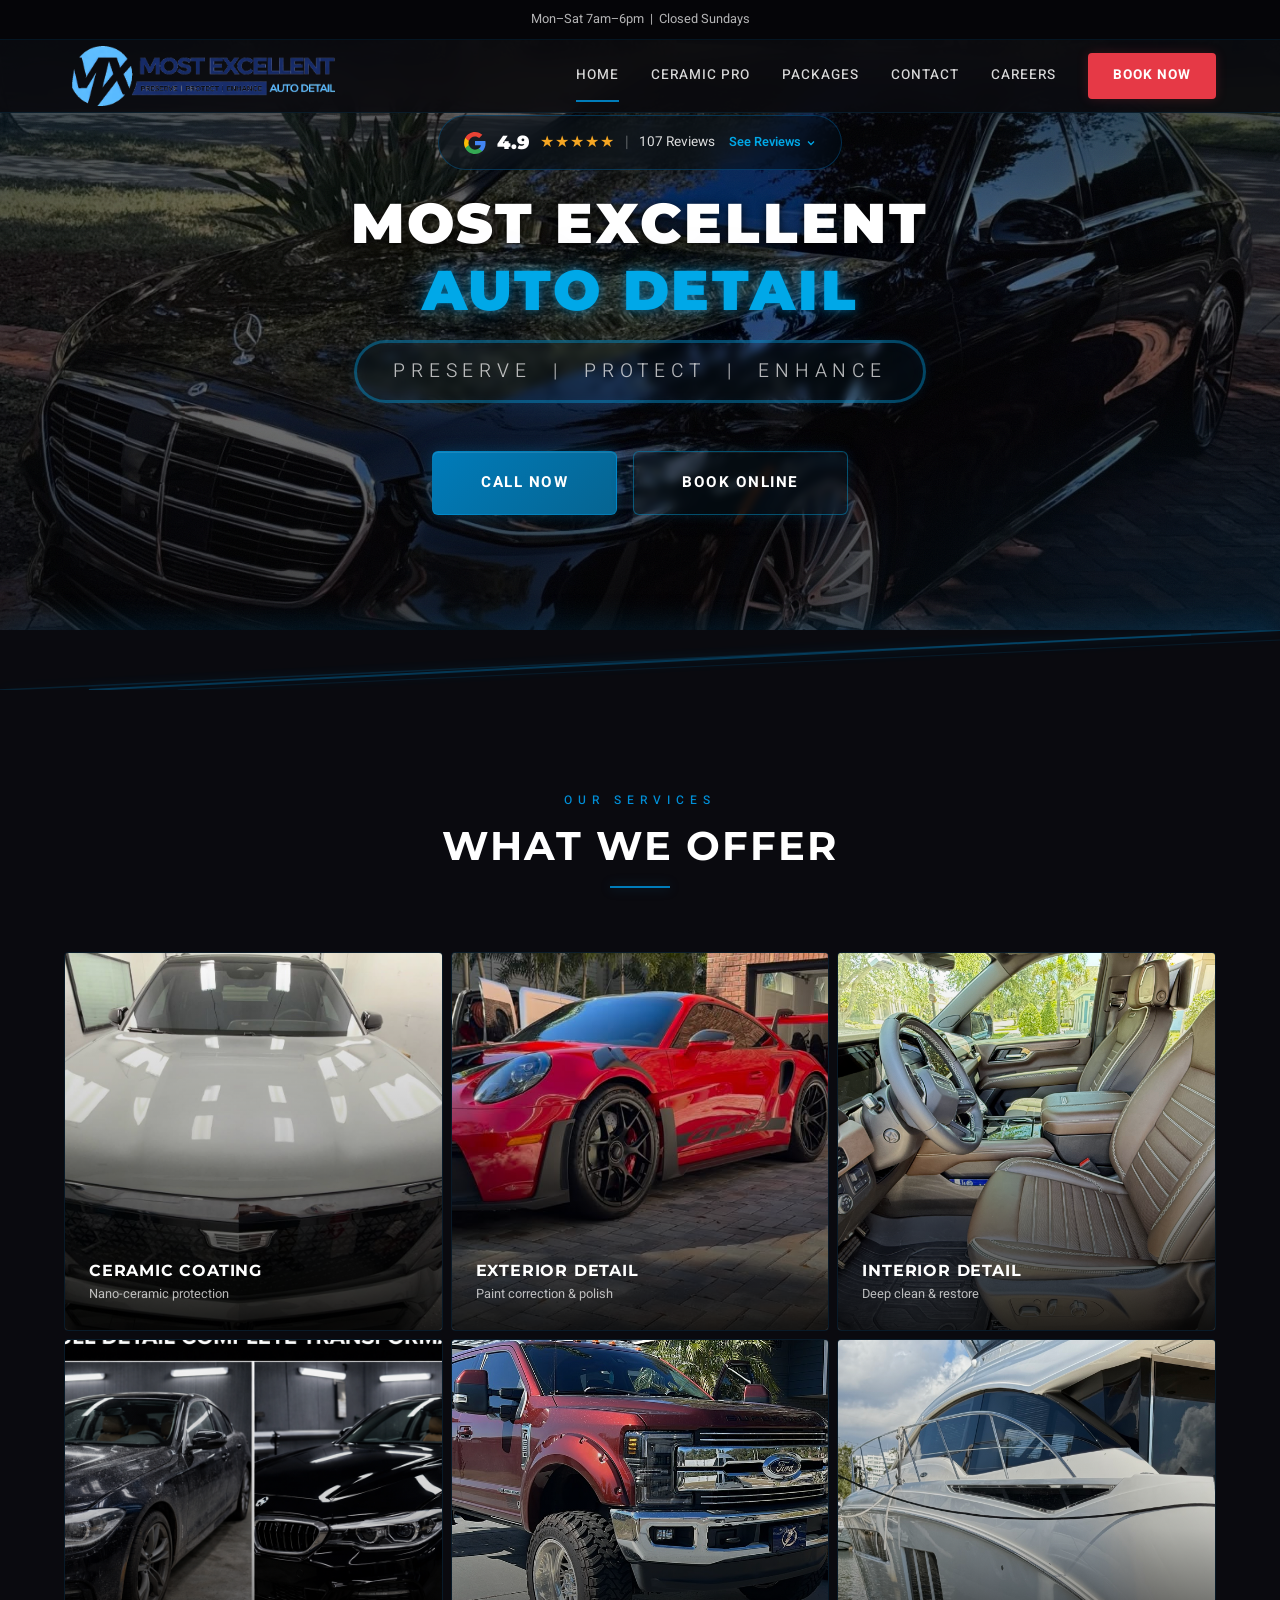
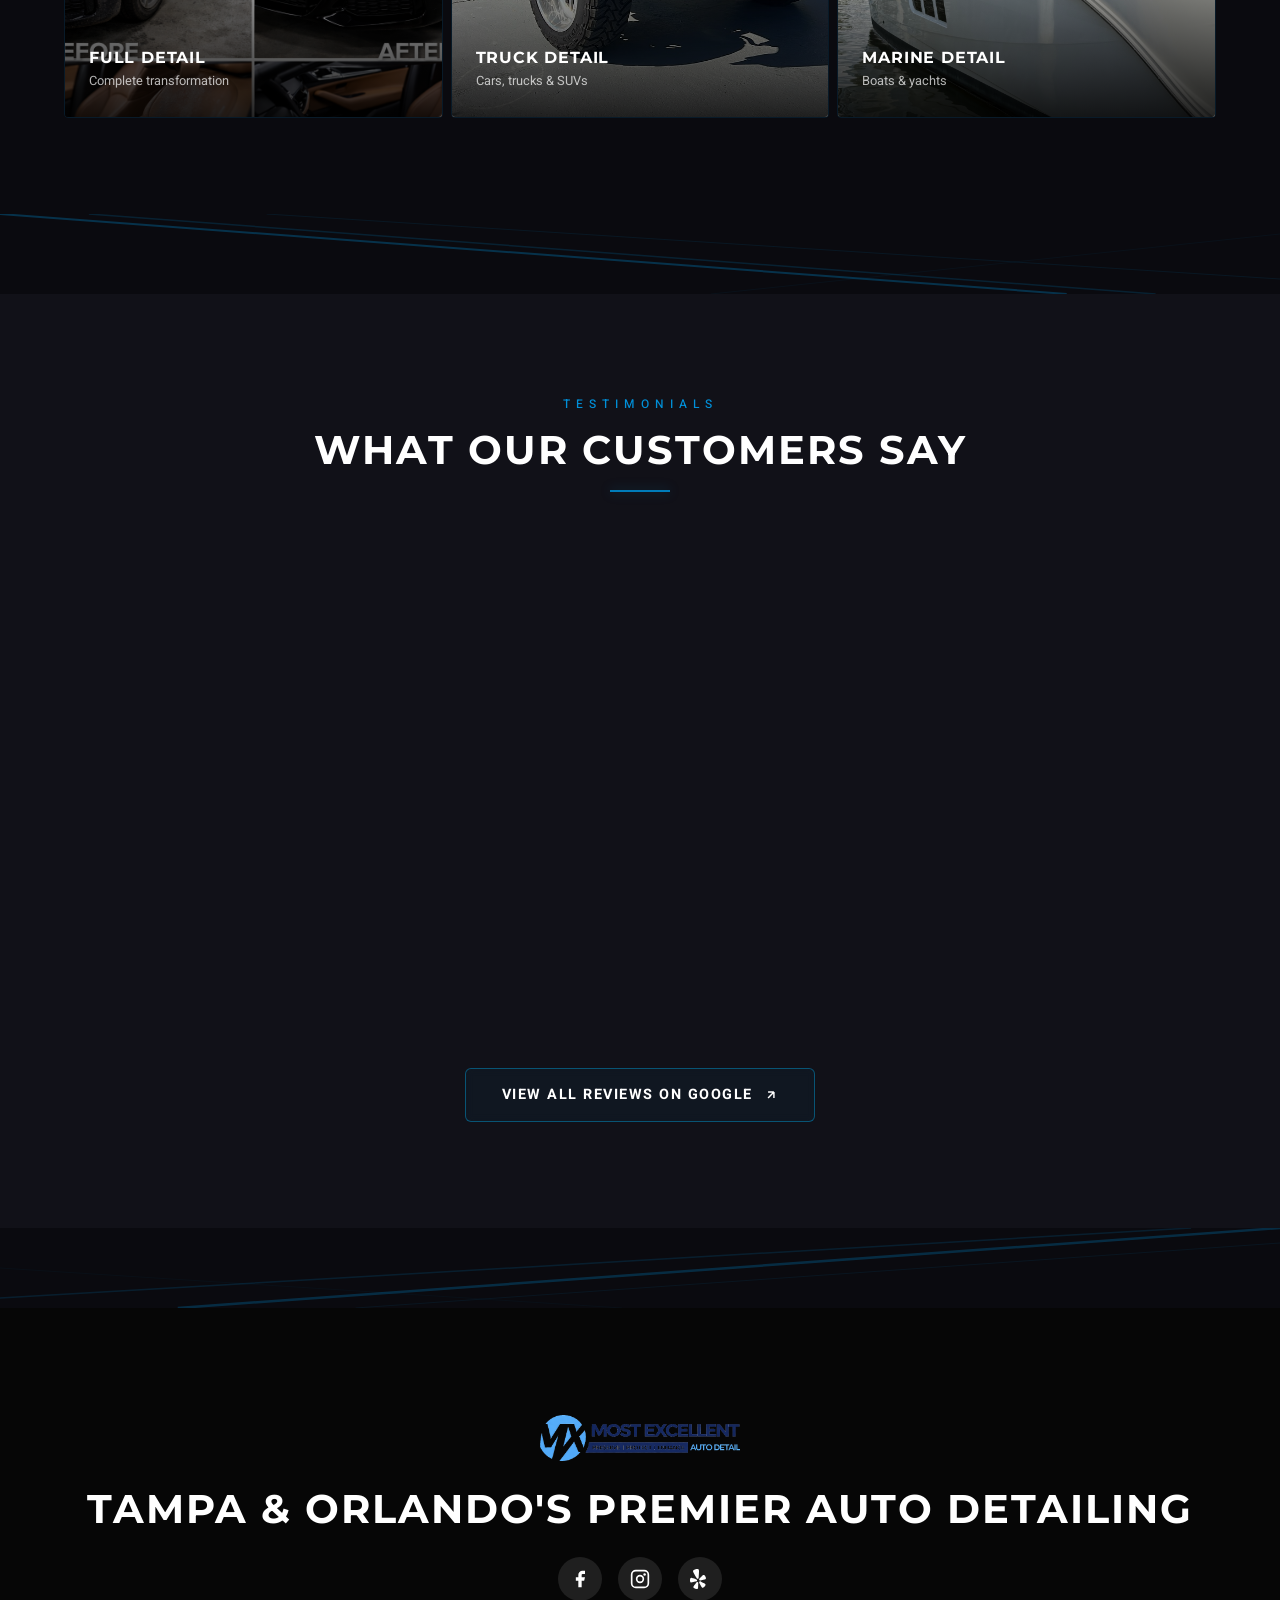
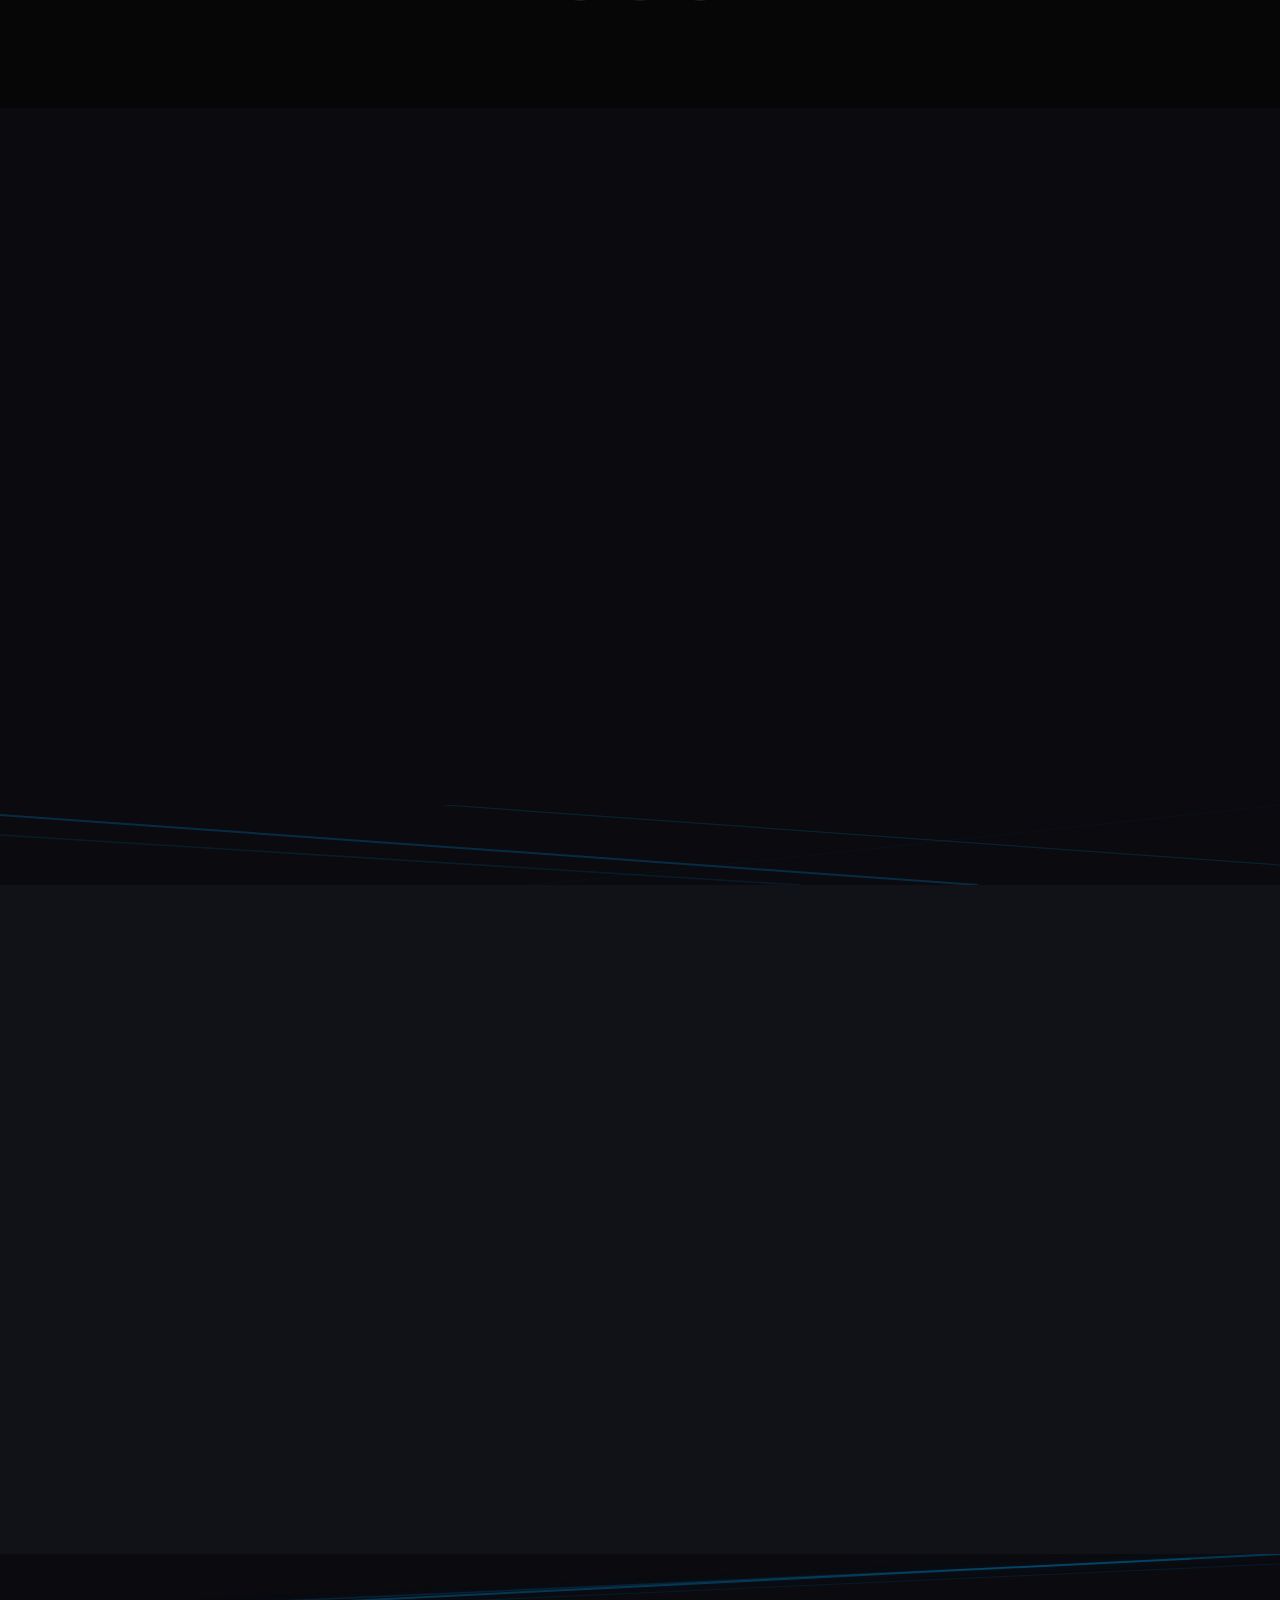
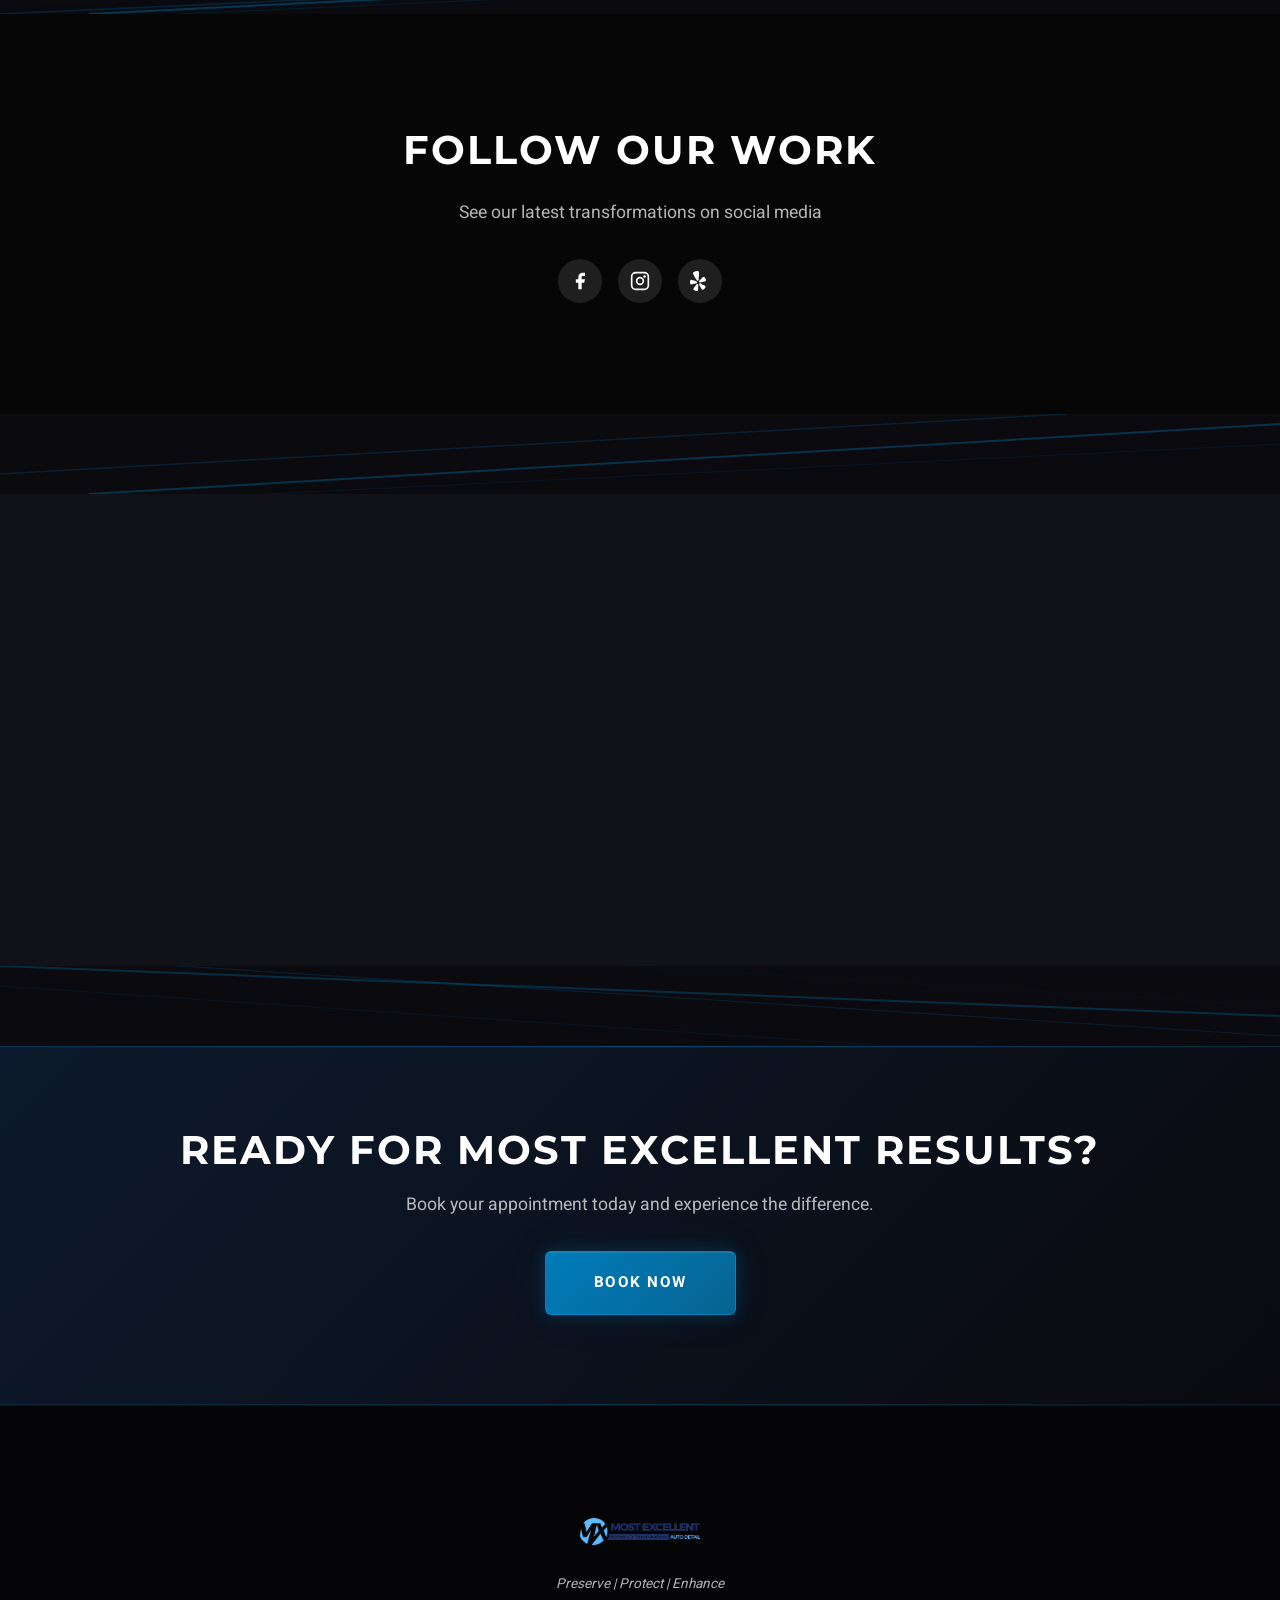
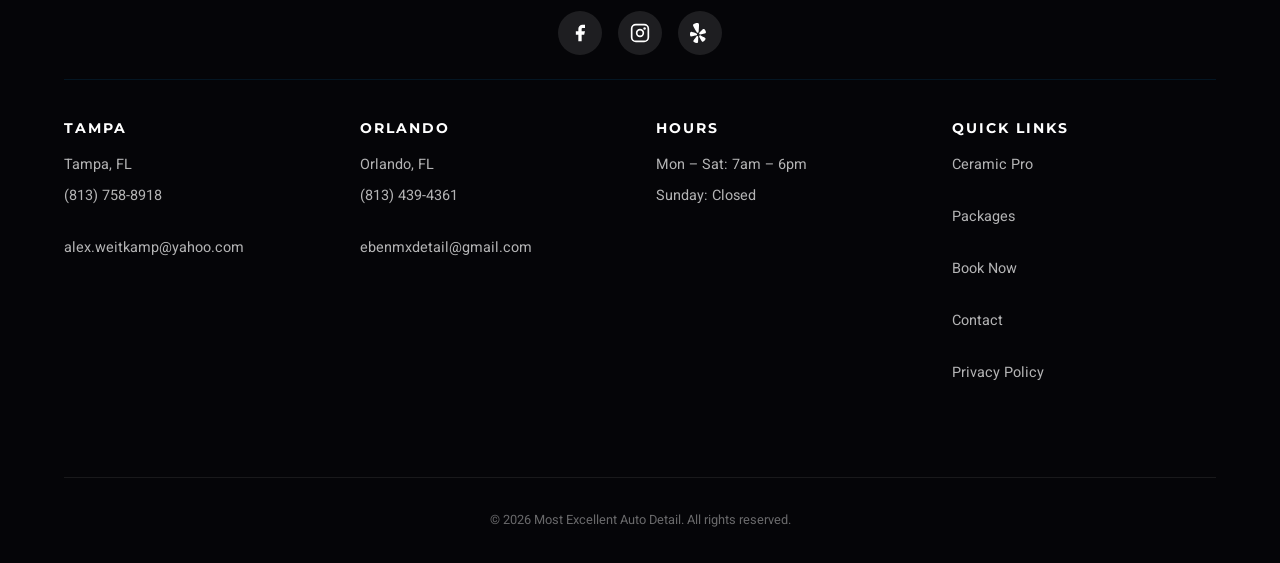
<file: index.html>
<!DOCTYPE html>
<html lang="en">
<head>
  <meta charset="UTF-8">
  <meta name="viewport" content="width=device-width, initial-scale=1.0">
  <title>Most Excellent Auto Detail · Tampa & Orlando's Premier Detailing</title>
  <meta name="description" content="Professional auto detailing, ceramic coating, and paint protection in Tampa & Orlando. Ceramic Pro certified. Book your detail today.">
  <link rel="canonical" href="https://mxdetail.com/">

  <!-- Open Graph -->
  <meta property="og:title" content="Most Excellent Auto Detail · Tampa & Orlando's Premier Detailing">
  <meta property="og:description" content="Professional auto detailing, ceramic coating, and paint protection in Tampa & Orlando. Ceramic Pro certified.">
  <meta property="og:image" content="https://mxdetail.com/assets/images/og-image.jpg">
  <meta property="og:url" content="https://mxdetail.com/">
  <meta property="og:type" content="website">
  <meta name="twitter:card" content="summary_large_image">

  <!-- Fonts -->
  <link rel="preconnect" href="https://fonts.googleapis.com">
  <link rel="preconnect" href="https://fonts.gstatic.com" crossorigin>
  <link href="https://fonts.googleapis.com/css2?family=Montserrat:wght@700;900&family=Heebo:wght@300;400;500;700&display=swap" rel="stylesheet">

  <!-- Styles -->
  <link rel="stylesheet" href="css/style.css">
  <link rel="stylesheet" href="css/dark-mode.css">

  <!-- Schema Markup -->
  <script type="application/ld+json">
  {
    "@context": "https://schema.org",
    "@type": "AutoRepair",
    "name": "Most Excellent Auto Detail",
    "alternateName": "MX Detail",
    "url": "https://mxdetail.com",
    "description": "Professional auto detailing, ceramic coating, and paint protection serving Tampa and Orlando, FL.",
    "telephone": ["+1-813-758-8918", "+1-813-439-4361"],
    "openingHoursSpecification": {
      "@type": "OpeningHoursSpecification",
      "dayOfWeek": ["Monday","Tuesday","Wednesday","Thursday","Friday","Saturday"],
      "opens": "07:00",
      "closes": "18:00"
    },
    "address": [
      {
        "@type": "PostalAddress",
        "addressLocality": "Tampa",
        "addressRegion": "FL",
        "addressCountry": "US"
      },
      {
        "@type": "PostalAddress",
        "addressLocality": "Orlando",
        "addressRegion": "FL",
        "addressCountry": "US"
      }
    ],
    "sameAs": [
      "https://facebook.com/mostexcellentdetail/",
      "https://instagram.com/officialmxdetail/",
      "https://yelp.com/biz/most-excellent-auto-detailing-orlando"
    ],
    "hasOfferCatalog": {
      "@type": "OfferCatalog",
      "name": "Auto Detailing Services",
      "itemListElement": [
        {"@type": "Offer", "itemOffered": {"@type": "Service", "name": "Ceramic Pro Coating"}},
        {"@type": "Offer", "itemOffered": {"@type": "Service", "name": "Exterior Detailing"}},
        {"@type": "Offer", "itemOffered": {"@type": "Service", "name": "Interior Detailing"}},
        {"@type": "Offer", "itemOffered": {"@type": "Service", "name": "Full Detail"}},
        {"@type": "Offer", "itemOffered": {"@type": "Service", "name": "Maintenance Detail"}},
        {"@type": "Offer", "itemOffered": {"@type": "Service", "name": "Mobile Detailing"}}
      ]
    }
  }
  </script>
</head>
<body>

  <!-- Skip Navigation -->
  <a href="#main-content" class="skip-link">Skip to main content</a>

  <!-- ═══ SECTION 1: Top Info Bar ═══ -->
  <div class="top-bar" role="complementary" aria-label="Business hours">
    <div class="container">
      <span class="top-bar-hours">Mon–Sat 7am–6pm &nbsp;|&nbsp; Closed Sundays</span>
    </div>
  </div>

  <!-- ═══ SECTION 2: Navbar ═══ -->
  <nav class="navbar" role="navigation" aria-label="Main navigation">
    <div class="container">
      <a href="index.html" class="nav-logo" aria-label="MX Detail Home">
        <!-- Replace with logo image when available -->
        <img src="assets/images/logo.png" alt="Most Excellent Auto Detail" class="nav-logo-img">
      </a>
      <div class="nav-links" id="navLinks">
        <a href="index.html" class="active">Home</a>
        <a href="ceramic-pro.html">Ceramic Pro</a>
        <a href="packages.html">Packages</a>
        <a href="contact.html">Contact</a>
        <a href="application.html">Careers</a>
        <a href="book-now.html" class="nav-cta">Book Now</a>
      </div>
      <button class="nav-toggle" id="navToggle" aria-label="Toggle navigation" aria-expanded="false" aria-controls="mobileMenu">
        <span></span>
        <span></span>
        <span></span>
      </button>
    </div>
  </nav>

  <!-- Mobile Menu Overlay -->
  <div class="mobile-menu-overlay" id="mobileMenu" role="dialog" aria-label="Mobile menu">
    <nav class="mobile-menu-nav">
      <a href="index.html">Home</a>
      <a href="ceramic-pro.html">Ceramic Pro</a>
      <a href="packages.html">Packages</a>
      <a href="contact.html">Contact</a>
      <a href="book-now.html">Book Now</a>
      <a href="application.html">Careers</a>
    </nav>
  </div>

  <main id="main-content">

    <!-- ═══ SECTION 3: Hero Slideshow ═══ -->
    <section class="hero" aria-label="Hero">
      <div class="hero-slideshow">
        <div class="hero-slide active" style="background-image: url('assets/images/hero-mercedes-mansion.jpg');"></div>
        <div class="hero-slide" style="background-image: url('assets/images/hero-white-corvette.jpg');"></div>
        <div class="hero-slide" style="background-image: url('assets/images/hero-red-corvette.jpg');"></div>
        <div class="hero-slide" style="background-image: url('assets/images/hero-blue-denali.jpg');"></div>
        <div class="hero-slide" style="background-image: url('assets/images/hero-corvette.jpg');"></div>
      </div>
      <div class="hero-overlay"></div>
      <div class="hero-content container">
        <!-- Google Rating Trust Badge — above heading for instant credibility -->
        <div class="hero-google-badge">
          <a href="#reviews" class="hero-google-badge-inner">
            <svg class="google-g" viewBox="0 0 24 24" width="24" height="24">
              <path d="M22.56 12.25c0-.78-.07-1.53-.2-2.25H12v4.26h5.92a5.06 5.06 0 01-2.2 3.32v2.77h3.57c2.08-1.92 3.28-4.74 3.28-8.1z" fill="#4285F4"/>
              <path d="M12 23c2.97 0 5.46-.98 7.28-2.66l-3.57-2.77c-.98.66-2.23 1.06-3.71 1.06-2.86 0-5.29-1.93-6.16-4.53H2.18v2.84C3.99 20.53 7.7 23 12 23z" fill="#34A853"/>
              <path d="M5.84 14.09c-.22-.66-.35-1.36-.35-2.09s.13-1.43.35-2.09V7.07H2.18A10.96 10.96 0 001 12c0 1.77.42 3.45 1.18 4.93l3.66-2.84z" fill="#FBBC05"/>
              <path d="M12 5.38c1.62 0 3.06.56 4.21 1.64l3.15-3.15C17.45 2.09 14.97 1 12 1 7.7 1 3.99 3.47 2.18 7.07l3.66 2.84c.87-2.6 3.3-4.53 6.16-4.53z" fill="#EA4335"/>
            </svg>
            <span class="hero-google-rating">4.9</span>
            <span class="hero-google-stars">★★★★★</span>
            <span class="hero-google-divider">|</span>
            <span class="hero-google-count">107 Reviews</span>
            <span class="hero-google-cta">See Reviews <svg width="12" height="12" viewBox="0 0 24 24" fill="none" stroke="currentColor" stroke-width="2.5"><polyline points="6 9 12 15 18 9"/></svg></span>
          </a>
        </div>
        <h1>Most Excellent <span class="accent">Auto Detail</span></h1>
        <p class="hero-tagline">Preserve &nbsp;|&nbsp; Protect &nbsp;|&nbsp; Enhance</p>
        <div class="btn-group">
          <a href="tel:8137588918" class="btn btn-primary btn-lg btn-glow">Call Now</a>
          <a href="book-now.html" class="btn btn-outline btn-lg btn-glow">Book Online</a>
        </div>
      </div>
    </section>

    <!-- ═══ SECTION 4: Diagonal Divider ═══ -->
    <div class="divider-diagonal" aria-hidden="true">
      <svg viewBox="0 0 1440 60" preserveAspectRatio="none">
        <line x1="100" y1="60" x2="1440" y2="0" stroke="#007cba" stroke-width="2" opacity="0.4"/>
        <line x1="0" y1="60" x2="1340" y2="5" stroke="#007cba" stroke-width="1.5" opacity="0.2"/>
        <line x1="200" y1="60" x2="1440" y2="10" stroke="#007cba" stroke-width="1" opacity="0.15"/>
      </svg>
    </div>

    <!-- ═══ SECTION 5: Services Gallery ═══ -->
    <section class="section" id="services" aria-label="Our Services">
      <div class="container">
        <div class="text-center">
          <span class="section-badge">Our Services</span>
          <h2>What We Offer</h2>
          <div class="section-divider"></div>
        </div>
        <div class="gallery-grid">
          <a href="ceramic-pro.html" class="gallery-card fade-up">
            <img src="assets/images/gallery-cadillac-shop.jpg" alt="Cadillac with mirror finish after ceramic coating in MX Detail shop" width="400" height="400" loading="lazy">
            <div class="gallery-overlay">
              <h3>Ceramic Coating</h3>
              <p>Nano-ceramic protection</p>
            </div>
          </a>
          <a href="packages.html#exterior" class="gallery-card fade-up">
            <img src="assets/images/gallery-porsche-gt3rs.jpg" alt="Red Porsche GT3 RS with flawless paint on paver driveway" width="400" height="400" loading="lazy">
            <div class="gallery-overlay">
              <h3>Exterior Detail</h3>
              <p>Paint correction &amp; polish</p>
            </div>
          </a>
          <a href="packages.html#interior" class="gallery-card fade-up">
            <img src="assets/images/gallery-red-interior.jpg" alt="Pristine red and black leather interior after full detail" width="400" height="400" loading="lazy">
            <div class="gallery-overlay">
              <h3>Interior Detail</h3>
              <p>Deep clean & restore</p>
            </div>
          </a>
          <a href="packages.html#full-detail" class="gallery-card fade-up">
            <img src="assets/images/gallery-full-detail.png" alt="Full detail before and after transformation on BMW" width="400" height="400" loading="lazy">
            <div class="gallery-overlay">
              <h3>Full Detail</h3>
              <p>Complete transformation</p>
            </div>
          </a>
          <a href="packages.html#exterior" class="gallery-card fade-up">
            <img src="assets/images/gallery-red-truck.jpg" alt="Red Ford truck freshly detailed with polished wheels" width="400" height="400" loading="lazy">
            <div class="gallery-overlay">
              <h3>Truck Detail</h3>
              <p>Cars, trucks &amp; SUVs</p>
            </div>
          </a>
          <a href="packages.html#specialty" class="gallery-card fade-up">
            <img src="assets/images/gallery-yacht-detail.jpg" alt="Motor yacht with polished white hull docked at Florida marina after marine detailing" width="400" height="400" loading="lazy">
            <div class="gallery-overlay">
              <h3>Marine Detail</h3>
              <p>Boats &amp; yachts</p>
            </div>
          </a>
        </div>
      </div>
    </section>

    <!-- ═══ Angular Divider: Services → Reviews ═══ -->
    <div class="divider-angular" aria-hidden="true">
      <svg viewBox="0 0 1440 80" preserveAspectRatio="none">
        <line x1="0" y1="0" x2="1200" y2="80" stroke="#007cba" stroke-width="2" opacity="0.35"/>
        <line x1="100" y1="0" x2="1300" y2="80" stroke="#007cba" stroke-width="1.5" opacity="0.2"/>
        <line x1="300" y1="0" x2="1440" y2="65" stroke="#007cba" stroke-width="1" opacity="0.12"/>
        <line x1="1440" y1="20" x2="800" y2="80" stroke="#007cba" stroke-width="0.8" opacity="0.08"/>
      </svg>
    </div>

    <!-- ═══ SECTION 6: Google Reviews Widget ═══ -->
    <section class="section section-light reviews-section" id="reviews" aria-label="Customer Reviews">
      <div class="container">
        <div class="text-center">
          <span class="section-badge">Testimonials</span>
          <h2>What Our Customers Say</h2>
          <div class="section-divider"></div>
        </div>

        <!-- Google Rating + Write a Review -->
        <div class="google-rating-header fade-up">
          <div class="google-rating-badge">
            <svg class="google-g" viewBox="0 0 24 24" width="32" height="32">
              <path d="M22.56 12.25c0-.78-.07-1.53-.2-2.25H12v4.26h5.92a5.06 5.06 0 01-2.2 3.32v2.77h3.57c2.08-1.92 3.28-4.74 3.28-8.1z" fill="#4285F4"/>
              <path d="M12 23c2.97 0 5.46-.98 7.28-2.66l-3.57-2.77c-.98.66-2.23 1.06-3.71 1.06-2.86 0-5.29-1.93-6.16-4.53H2.18v2.84C3.99 20.53 7.7 23 12 23z" fill="#34A853"/>
              <path d="M5.84 14.09c-.22-.66-.35-1.36-.35-2.09s.13-1.43.35-2.09V7.07H2.18A10.96 10.96 0 001 12c0 1.77.42 3.45 1.18 4.93l3.66-2.84z" fill="#FBBC05"/>
              <path d="M12 5.38c1.62 0 3.06.56 4.21 1.64l3.15-3.15C17.45 2.09 14.97 1 12 1 7.7 1 3.99 3.47 2.18 7.07l3.66 2.84c.87-2.6 3.3-4.53 6.16-4.53z" fill="#EA4335"/>
            </svg>
            <div class="google-rating-info">
              <div class="google-rating-stars">
                <span class="google-rating-number">4.9</span>
                <span class="review-stars">★★★★★</span>
              </div>
              <span class="google-rating-count">Based on 107 Google reviews</span>
            </div>
          </div>
          <a href="https://www.google.com/maps/place/Most+Excellent+Auto+Detailing/data=!4m2!3m1!1s0x0:0x12ee823670b286d0" target="_blank" rel="noopener noreferrer" class="google-review-link">
            Write a Review
            <svg width="14" height="14" viewBox="0 0 24 24" fill="none" stroke="currentColor" stroke-width="2.5"><path d="M7 17L17 7M17 7H7M17 7v10"/></svg>
          </a>
        </div>

        <!-- Reviews Carousel -->
        <div class="reviews-carousel fade-up" aria-label="Customer reviews carousel">
          <div class="reviews-track" id="reviewsTrack">
            <!-- Reviews loaded by JS from data below -->
          </div>
          <div class="reviews-controls">
            <button class="reviews-arrow reviews-arrow-left" aria-label="Previous reviews" id="reviewsPrev">
              <svg width="20" height="20" viewBox="0 0 24 24" fill="none" stroke="currentColor" stroke-width="2.5"><polyline points="15 18 9 12 15 6"/></svg>
            </button>
            <div class="reviews-dots" id="reviewsDots"></div>
            <button class="reviews-arrow reviews-arrow-right" aria-label="Next reviews" id="reviewsNext">
              <svg width="20" height="20" viewBox="0 0 24 24" fill="none" stroke="currentColor" stroke-width="2.5"><polyline points="9 6 15 12 9 18"/></svg>
            </button>
          </div>
        </div>

        <!-- View All Link -->
        <div class="text-center" style="margin-top: 24px;">
          <a href="https://www.google.com/maps/place/Most+Excellent+Auto+Detailing/data=!4m2!3m1!1s0x0:0x12ee823670b286d0" target="_blank" rel="noopener noreferrer" class="btn btn-outline" style="font-size: 0.9rem;">
            View All Reviews on Google
            <svg width="14" height="14" viewBox="0 0 24 24" fill="none" stroke="currentColor" stroke-width="2.5" style="margin-left: 6px; vertical-align: middle;"><path d="M7 17L17 7M17 7H7M17 7v10"/></svg>
          </a>
        </div>
      </div>
    </section>

    <!-- ═══ Angular Divider: Reviews → Parallax ═══ -->
    <div class="divider-angular" aria-hidden="true">
      <svg viewBox="0 0 1440 80" preserveAspectRatio="none">
        <line x1="1440" y1="0" x2="200" y2="80" stroke="#007cba" stroke-width="2.5" opacity="0.3"/>
        <line x1="1340" y1="0" x2="0" y2="70" stroke="#007cba" stroke-width="1.5" opacity="0.18"/>
        <line x1="1440" y1="15" x2="400" y2="80" stroke="#007cba" stroke-width="1" opacity="0.1"/>
        <line x1="0" y1="40" x2="700" y2="80" stroke="#007cba" stroke-width="0.8" opacity="0.06"/>
      </svg>
    </div>

    <!-- ═══ SECTION 7: Parallax CTA ═══ -->
    <section class="parallax-cta" style="background-image: url('assets/images/parallax-tesla-coating.jpg');" aria-label="Call to action">
      <div class="parallax-overlay"></div>
      <div class="parallax-content container">
        <!-- Replace with logo when available -->
        <img src="assets/images/logo.png" alt="MX Detail logo" class="parallax-logo" loading="lazy">
        <h2>Tampa & Orlando's Premier Auto Detailing</h2>
        <div class="social-icons">
          <a href="https://facebook.com/mostexcellentdetail/" target="_blank" rel="noopener noreferrer" aria-label="Facebook">
            <svg viewBox="0 0 24 24"><path d="M18 2h-3a5 5 0 00-5 5v3H7v4h3v8h4v-8h3l1-4h-4V7a1 1 0 011-1h3z"/></svg>
          </a>
          <a href="https://instagram.com/officialmxdetail/" target="_blank" rel="noopener noreferrer" aria-label="Instagram">
            <svg viewBox="0 0 24 24"><rect x="2" y="2" width="20" height="20" rx="5" ry="5" fill="none" stroke="currentColor" stroke-width="2"/><circle cx="12" cy="12" r="4" fill="none" stroke="currentColor" stroke-width="2"/><circle cx="17.5" cy="6.5" r="1.5" fill="currentColor"/></svg>
          </a>
          <a href="https://yelp.com/biz/most-excellent-auto-detailing-orlando" target="_blank" rel="noopener noreferrer" aria-label="Yelp">
            <svg viewBox="0 0 16 16"><path d="m4.188 10.095.736-.17.073-.02A.813.813 0 0 0 5.45 8.65a1 1 0 0 0-.3-.258 3 3 0 0 0-.428-.198l-.808-.295a76 76 0 0 0-1.364-.493C2.253 7.3 2 7.208 1.783 7.14c-.041-.013-.087-.025-.124-.038a2.1 2.1 0 0 0-.606-.116.72.72 0 0 0-.572.245 2 2 0 0 0-.105.132 1.6 1.6 0 0 0-.155.309c-.15.443-.225.908-.22 1.376.002.423.013.966.246 1.334a.8.8 0 0 0 .22.24c.166.114.333.129.507.141.26.019.513-.045.764-.103l2.447-.566zm8.219-3.911a4.2 4.2 0 0 0-.8-1.14 1.6 1.6 0 0 0-.275-.21 2 2 0 0 0-.15-.073.72.72 0 0 0-.621.031c-.142.07-.294.182-.496.37-.028.028-.063.06-.094.089-.167.156-.353.35-.574.575q-.51.516-1.01 1.042l-.598.62a3 3 0 0 0-.298.365 1 1 0 0 0-.157.364.8.8 0 0 0 .007.301q0 .007.003.013a.81.81 0 0 0 .945.616l.074-.014 3.185-.736c.251-.058.506-.112.732-.242.151-.088.295-.175.394-.35a.8.8 0 0 0 .093-.313c.05-.434-.178-.927-.36-1.308M6.706 7.523c.23-.29.23-.722.25-1.075.07-1.181.143-2.362.201-3.543.022-.448.07-.89.044-1.34-.022-.372-.025-.799-.26-1.104C6.528-.077 5.644-.033 5.04.05q-.278.038-.553.104a8 8 0 0 0-.543.149c-.58.19-1.393.537-1.53 1.204-.078.377.106.763.249 1.107.173.417.41.792.625 1.185.57 1.036 1.15 2.066 1.728 3.097.172.308.36.697.695.857q.033.015.068.025c.15.057.313.068.469.032l.028-.007a.8.8 0 0 0 .377-.226zm-.276 3.161a.74.74 0 0 0-.923-.234 1 1 0 0 0-.145.09 2 2 0 0 0-.346.354c-.026.033-.05.077-.08.104l-.512.705q-.435.591-.861 1.193c-.185.26-.346.479-.472.673l-.072.11c-.152.235-.238.406-.282.559a.7.7 0 0 0-.03.314c.013.11.05.217.108.312q.046.07.1.138a1.6 1.6 0 0 0 .257.237 4.5 4.5 0 0 0 2.196.76 1.6 1.6 0 0 0 .349-.027 2 2 0 0 0 .163-.048.8.8 0 0 0 .278-.178.7.7 0 0 0 .17-.266c.059-.147.098-.335.123-.613l.012-.13c.02-.231.03-.502.045-.821q.037-.735.06-1.469l.033-.87a2.1 2.1 0 0 0-.055-.623 1 1 0 0 0-.117-.27Zm5.783 1.362a2.2 2.2 0 0 0-.498-.378l-.112-.067c-.199-.12-.438-.246-.719-.398q-.644-.353-1.295-.695l-.767-.407c-.04-.012-.08-.04-.118-.059a2 2 0 0 0-.466-.166 1 1 0 0 0-.17-.018.74.74 0 0 0-.725.616 1 1 0 0 0 .01.293c.038.204.13.406.224.583l.41.768q.341.65.696 1.294c.152.28.28.52.398.719q.036.057.068.112c.145.239.261.39.379.497a.73.73 0 0 0 .596.201 2 2 0 0 0 .168-.029 1.6 1.6 0 0 0 .325-.129 4 4 0 0 0 .855-.64c.306-.3.577-.63.788-1.006q.045-.08.076-.165a2 2 0 0 0 .051-.161q.019-.083.029-.168a.8.8 0 0 0-.038-.327.7.7 0 0 0-.165-.27"/></svg>
          </a>
        </div>
      </div>
    </section>

    <!-- ═══ SECTION 8: About Section ═══ -->
    <section class="section" id="about" aria-label="About Us">
      <div class="container">
        <div class="split-section">
          <div class="split-image fade-up">
            <img src="assets/images/about-team-member.jpg" alt="MX Detail team member" width="600" height="500" loading="lazy">
          </div>
          <div class="split-text fade-up">
            <span class="section-badge">About Us</span>
            <h2>Most Excellent Auto Detail</h2>
            <p>Serving the Tampa Bay and Central Florida area, MX Detail delivers premium auto detailing with meticulous attention to every surface. Our team of certified professionals uses industry-leading products and techniques to preserve, protect, and enhance your vehicle.</p>
            <p>From Ceramic Pro nano-ceramic coatings to full interior restorations, we treat every vehicle like it's our own. Fully insured and equipped with steam machines, extractors, and professional-grade tools for the best results.</p>
            <a href="contact.html" class="btn btn-primary">Get In Touch</a>
          </div>
        </div>
      </div>
    </section>

    <!-- ═══ Angular Divider: About → Certifications ═══ -->
    <div class="divider-angular" aria-hidden="true">
      <svg viewBox="0 0 1440 80" preserveAspectRatio="none">
        <line x1="0" y1="10" x2="1100" y2="80" stroke="#007cba" stroke-width="2" opacity="0.3"/>
        <line x1="0" y1="30" x2="900" y2="80" stroke="#007cba" stroke-width="1.5" opacity="0.15"/>
        <line x1="500" y1="0" x2="1440" y2="60" stroke="#007cba" stroke-width="1.2" opacity="0.2"/>
        <line x1="1440" y1="0" x2="600" y2="80" stroke="#007cba" stroke-width="0.8" opacity="0.08"/>
      </svg>
    </div>

    <!-- ═══ SECTION 9: Certifications ═══ -->
    <section class="section section-light" id="certifications" aria-label="Certifications">
      <div class="container">
        <div class="split-section reverse">
          <div class="split-text fade-up">
            <span class="section-badge">Certified</span>
            <h2>Ceramic Pro Certified Installer</h2>
            <p>MX Detail is an authorized Ceramic Pro installer, providing industry-leading nano-ceramic coating technology backed by manufacturer warranty. Our technicians have completed rigorous training to deliver perfect results every time.</p>
            <p>Trust your vehicle to certified professionals who stand behind their work with guaranteed quality and lasting protection.</p>
            <a href="ceramic-pro.html" class="btn btn-primary">Learn About Ceramic Pro</a>
          </div>
          <div class="split-image fade-up">
            <img src="assets/images/aston-wheel-detail.jpg" alt="Aston Martin wheel detail with red calipers showcasing quality finish" width="600" height="500" loading="lazy">
          </div>
        </div>
      </div>
    </section>

    <!-- ═══ SECTION 10: Diagonal Divider ═══ -->
    <div class="divider-diagonal" aria-hidden="true">
      <svg viewBox="0 0 1440 60" preserveAspectRatio="none">
        <line x1="100" y1="60" x2="1440" y2="0" stroke="#007cba" stroke-width="2" opacity="0.4"/>
        <line x1="0" y1="60" x2="1340" y2="5" stroke="#007cba" stroke-width="1.5" opacity="0.2"/>
        <line x1="200" y1="60" x2="1440" y2="10" stroke="#007cba" stroke-width="1" opacity="0.15"/>
      </svg>
    </div>

    <!-- ═══ SECTION 11: Social Parallax ═══ -->
    <section class="parallax-cta" style="background-image: url('assets/images/parallax-dark-suv.jpg');" aria-label="Social media">
      <div class="parallax-overlay"></div>
      <div class="parallax-content container">
        <h2>Follow Our Work</h2>
        <p>See our latest transformations on social media</p>
        <div class="social-icons">
          <a href="https://facebook.com/mostexcellentdetail/" target="_blank" rel="noopener noreferrer" aria-label="Facebook">
            <svg viewBox="0 0 24 24"><path d="M18 2h-3a5 5 0 00-5 5v3H7v4h3v8h4v-8h3l1-4h-4V7a1 1 0 011-1h3z"/></svg>
          </a>
          <a href="https://instagram.com/officialmxdetail/" target="_blank" rel="noopener noreferrer" aria-label="Instagram">
            <svg viewBox="0 0 24 24"><rect x="2" y="2" width="20" height="20" rx="5" ry="5" fill="none" stroke="currentColor" stroke-width="2"/><circle cx="12" cy="12" r="4" fill="none" stroke="currentColor" stroke-width="2"/><circle cx="17.5" cy="6.5" r="1.5" fill="currentColor"/></svg>
          </a>
          <a href="https://yelp.com/biz/most-excellent-auto-detailing-orlando" target="_blank" rel="noopener noreferrer" aria-label="Yelp">
            <svg viewBox="0 0 16 16"><path d="m4.188 10.095.736-.17.073-.02A.813.813 0 0 0 5.45 8.65a1 1 0 0 0-.3-.258 3 3 0 0 0-.428-.198l-.808-.295a76 76 0 0 0-1.364-.493C2.253 7.3 2 7.208 1.783 7.14c-.041-.013-.087-.025-.124-.038a2.1 2.1 0 0 0-.606-.116.72.72 0 0 0-.572.245 2 2 0 0 0-.105.132 1.6 1.6 0 0 0-.155.309c-.15.443-.225.908-.22 1.376.002.423.013.966.246 1.334a.8.8 0 0 0 .22.24c.166.114.333.129.507.141.26.019.513-.045.764-.103l2.447-.566zm8.219-3.911a4.2 4.2 0 0 0-.8-1.14 1.6 1.6 0 0 0-.275-.21 2 2 0 0 0-.15-.073.72.72 0 0 0-.621.031c-.142.07-.294.182-.496.37-.028.028-.063.06-.094.089-.167.156-.353.35-.574.575q-.51.516-1.01 1.042l-.598.62a3 3 0 0 0-.298.365 1 1 0 0 0-.157.364.8.8 0 0 0 .007.301q0 .007.003.013a.81.81 0 0 0 .945.616l.074-.014 3.185-.736c.251-.058.506-.112.732-.242.151-.088.295-.175.394-.35a.8.8 0 0 0 .093-.313c.05-.434-.178-.927-.36-1.308M6.706 7.523c.23-.29.23-.722.25-1.075.07-1.181.143-2.362.201-3.543.022-.448.07-.89.044-1.34-.022-.372-.025-.799-.26-1.104C6.528-.077 5.644-.033 5.04.05q-.278.038-.553.104a8 8 0 0 0-.543.149c-.58.19-1.393.537-1.53 1.204-.078.377.106.763.249 1.107.173.417.41.792.625 1.185.57 1.036 1.15 2.066 1.728 3.097.172.308.36.697.695.857q.033.015.068.025c.15.057.313.068.469.032l.028-.007a.8.8 0 0 0 .377-.226zm-.276 3.161a.74.74 0 0 0-.923-.234 1 1 0 0 0-.145.09 2 2 0 0 0-.346.354c-.026.033-.05.077-.08.104l-.512.705q-.435.591-.861 1.193c-.185.26-.346.479-.472.673l-.072.11c-.152.235-.238.406-.282.559a.7.7 0 0 0-.03.314c.013.11.05.217.108.312q.046.07.1.138a1.6 1.6 0 0 0 .257.237 4.5 4.5 0 0 0 2.196.76 1.6 1.6 0 0 0 .349-.027 2 2 0 0 0 .163-.048.8.8 0 0 0 .278-.178.7.7 0 0 0 .17-.266c.059-.147.098-.335.123-.613l.012-.13c.02-.231.03-.502.045-.821q.037-.735.06-1.469l.033-.87a2.1 2.1 0 0 0-.055-.623 1 1 0 0 0-.117-.27Zm5.783 1.362a2.2 2.2 0 0 0-.498-.378l-.112-.067c-.199-.12-.438-.246-.719-.398q-.644-.353-1.295-.695l-.767-.407c-.04-.012-.08-.04-.118-.059a2 2 0 0 0-.466-.166 1 1 0 0 0-.17-.018.74.74 0 0 0-.725.616 1 1 0 0 0 .01.293c.038.204.13.406.224.583l.41.768q.341.65.696 1.294c.152.28.28.52.398.719q.036.057.068.112c.145.239.261.39.379.497a.73.73 0 0 0 .596.201 2 2 0 0 0 .168-.029 1.6 1.6 0 0 0 .325-.129 4 4 0 0 0 .855-.64c.306-.3.577-.63.788-1.006q.045-.08.076-.165a2 2 0 0 0 .051-.161q.019-.083.029-.168a.8.8 0 0 0-.038-.327.7.7 0 0 0-.165-.27"/></svg>
          </a>
        </div>
      </div>
    </section>

    <!-- ═══ Angular Divider: Social → Testimonial ═══ -->
    <div class="divider-angular" aria-hidden="true">
      <svg viewBox="0 0 1440 80" preserveAspectRatio="none">
        <line x1="1440" y1="10" x2="100" y2="80" stroke="#007cba" stroke-width="2" opacity="0.35"/>
        <line x1="1200" y1="0" x2="0" y2="60" stroke="#007cba" stroke-width="1.5" opacity="0.2"/>
        <line x1="1440" y1="30" x2="300" y2="80" stroke="#007cba" stroke-width="1" opacity="0.12"/>
      </svg>
    </div>

    <!-- ═══ SECTION 12: Testimonial ═══ -->
    <section class="section testimonial-section" aria-label="Featured testimonial">
      <div class="container">
        <div class="testimonial-card fade-up">
          <div class="review-stars" style="font-size: 1.5rem; margin-bottom: 24px;">★★★★★</div>
          <p class="testimonial-quote">"MX Detail transformed my vehicle. The ceramic coating they applied made my car look brand new, and months later it still shines like the day I picked it up. The team is professional, knowledgeable, and truly passionate about what they do."</p>
          <p class="testimonial-author">— Satisfied Customer</p>
          <p class="testimonial-role">Tampa, FL</p>
        </div>
      </div>
    </section>

    <!-- ═══ Angular Divider: Testimonial → Banner CTA ═══ -->
    <div class="divider-angular" aria-hidden="true">
      <svg viewBox="0 0 1440 80" preserveAspectRatio="none">
        <line x1="0" y1="0" x2="1440" y2="50" stroke="#007cba" stroke-width="2" opacity="0.3"/>
        <line x1="200" y1="0" x2="1440" y2="70" stroke="#007cba" stroke-width="1.2" opacity="0.18"/>
        <line x1="0" y1="20" x2="1000" y2="80" stroke="#007cba" stroke-width="1" opacity="0.1"/>
        <line x1="700" y1="0" x2="1440" y2="40" stroke="#007cba" stroke-width="0.8" opacity="0.06"/>
      </svg>
    </div>

    <!-- ═══ SECTION 13: Banner CTA ═══ -->
    <section class="banner-cta" aria-label="Book now">
      <div class="container">
        <h2>Ready for Most Excellent Results?</h2>
        <p>Book your appointment today and experience the difference.</p>
        <a href="book-now.html" class="btn btn-primary btn-lg btn-glow">Book Now</a>
      </div>
    </section>

  </main>

  <!-- ═══ SECTION 14: Footer ═══ -->
  <footer class="footer" role="contentinfo">
    <div class="container">
      <div class="footer-grid">
        <!-- Column 1: Brand -->
        <div class="footer-col footer-col-brand">
          <div class="footer-logo">
            <img src="assets/images/logo.png" alt="Most Excellent Auto Detail" class="nav-logo-img">
          </div>
          <p class="tagline">Preserve | Protect | Enhance</p>
          <div class="social-icons">
            <a href="https://facebook.com/mostexcellentdetail/" target="_blank" rel="noopener noreferrer" aria-label="Facebook">
              <svg viewBox="0 0 24 24"><path d="M18 2h-3a5 5 0 00-5 5v3H7v4h3v8h4v-8h3l1-4h-4V7a1 1 0 011-1h3z"/></svg>
            </a>
            <a href="https://instagram.com/officialmxdetail/" target="_blank" rel="noopener noreferrer" aria-label="Instagram">
              <svg viewBox="0 0 24 24"><rect x="2" y="2" width="20" height="20" rx="5" ry="5" fill="none" stroke="currentColor" stroke-width="2"/><circle cx="12" cy="12" r="4" fill="none" stroke="currentColor" stroke-width="2"/><circle cx="17.5" cy="6.5" r="1.5" fill="currentColor"/></svg>
            </a>
            <a href="https://yelp.com/biz/most-excellent-auto-detailing-orlando" target="_blank" rel="noopener noreferrer" aria-label="Yelp">
              <svg viewBox="0 0 16 16"><path d="m4.188 10.095.736-.17.073-.02A.813.813 0 0 0 5.45 8.65a1 1 0 0 0-.3-.258 3 3 0 0 0-.428-.198l-.808-.295a76 76 0 0 0-1.364-.493C2.253 7.3 2 7.208 1.783 7.14c-.041-.013-.087-.025-.124-.038a2.1 2.1 0 0 0-.606-.116.72.72 0 0 0-.572.245 2 2 0 0 0-.105.132 1.6 1.6 0 0 0-.155.309c-.15.443-.225.908-.22 1.376.002.423.013.966.246 1.334a.8.8 0 0 0 .22.24c.166.114.333.129.507.141.26.019.513-.045.764-.103l2.447-.566zm8.219-3.911a4.2 4.2 0 0 0-.8-1.14 1.6 1.6 0 0 0-.275-.21 2 2 0 0 0-.15-.073.72.72 0 0 0-.621.031c-.142.07-.294.182-.496.37-.028.028-.063.06-.094.089-.167.156-.353.35-.574.575q-.51.516-1.01 1.042l-.598.62a3 3 0 0 0-.298.365 1 1 0 0 0-.157.364.8.8 0 0 0 .007.301q0 .007.003.013a.81.81 0 0 0 .945.616l.074-.014 3.185-.736c.251-.058.506-.112.732-.242.151-.088.295-.175.394-.35a.8.8 0 0 0 .093-.313c.05-.434-.178-.927-.36-1.308M6.706 7.523c.23-.29.23-.722.25-1.075.07-1.181.143-2.362.201-3.543.022-.448.07-.89.044-1.34-.022-.372-.025-.799-.26-1.104C6.528-.077 5.644-.033 5.04.05q-.278.038-.553.104a8 8 0 0 0-.543.149c-.58.19-1.393.537-1.53 1.204-.078.377.106.763.249 1.107.173.417.41.792.625 1.185.57 1.036 1.15 2.066 1.728 3.097.172.308.36.697.695.857q.033.015.068.025c.15.057.313.068.469.032l.028-.007a.8.8 0 0 0 .377-.226zm-.276 3.161a.74.74 0 0 0-.923-.234 1 1 0 0 0-.145.09 2 2 0 0 0-.346.354c-.026.033-.05.077-.08.104l-.512.705q-.435.591-.861 1.193c-.185.26-.346.479-.472.673l-.072.11c-.152.235-.238.406-.282.559a.7.7 0 0 0-.03.314c.013.11.05.217.108.312q.046.07.1.138a1.6 1.6 0 0 0 .257.237 4.5 4.5 0 0 0 2.196.76 1.6 1.6 0 0 0 .349-.027 2 2 0 0 0 .163-.048.8.8 0 0 0 .278-.178.7.7 0 0 0 .17-.266c.059-.147.098-.335.123-.613l.012-.13c.02-.231.03-.502.045-.821q.037-.735.06-1.469l.033-.87a2.1 2.1 0 0 0-.055-.623 1 1 0 0 0-.117-.27Zm5.783 1.362a2.2 2.2 0 0 0-.498-.378l-.112-.067c-.199-.12-.438-.246-.719-.398q-.644-.353-1.295-.695l-.767-.407c-.04-.012-.08-.04-.118-.059a2 2 0 0 0-.466-.166 1 1 0 0 0-.17-.018.74.74 0 0 0-.725.616 1 1 0 0 0 .01.293c.038.204.13.406.224.583l.41.768q.341.65.696 1.294c.152.28.28.52.398.719q.036.057.068.112c.145.239.261.39.379.497a.73.73 0 0 0 .596.201 2 2 0 0 0 .168-.029 1.6 1.6 0 0 0 .325-.129 4 4 0 0 0 .855-.64c.306-.3.577-.63.788-1.006q.045-.08.076-.165a2 2 0 0 0 .051-.161q.019-.083.029-.168a.8.8 0 0 0-.038-.327.7.7 0 0 0-.165-.27"/></svg>
            </a>
          </div>
        </div>

        <!-- Column 2: Tampa -->
        <div class="footer-col">
          <h4>Tampa</h4>
          <p>Tampa, FL</p>
          <a href="tel:8137588918">(813) 758-8918</a>
          <a href="mailto:alex.weitkamp@yahoo.com">alex.weitkamp@yahoo.com</a>
        </div>

        <!-- Column 3: Orlando -->
        <div class="footer-col">
          <h4>Orlando</h4>
          <p>Orlando, FL</p>
          <a href="tel:8134394361">(813) 439-4361</a>
          <a href="mailto:ebenmxdetail@gmail.com">ebenmxdetail@gmail.com</a>
        </div>

        <!-- Column 4: Hours -->
        <div class="footer-col">
          <h4>Hours</h4>
          <p>Mon – Sat: 7am – 6pm</p>
          <p>Sunday: Closed</p>
        </div>

        <!-- Column 5: Quick Links -->
        <div class="footer-col">
          <h4>Quick Links</h4>
          <a href="ceramic-pro.html">Ceramic Pro</a>
          <a href="packages.html">Packages</a>
          <a href="book-now.html">Book Now</a>
          <a href="contact.html">Contact</a>
          <a href="privacy.html">Privacy Policy</a>
        </div>
      </div>

      <!-- Copyright -->
      <div class="footer-bottom">
        <span>&copy; <script>document.write(new Date().getFullYear())</script> Most Excellent Auto Detail. All rights reserved.</span>
      </div>
    </div>
  </footer>

  <!-- JavaScript -->
  <script src="js/main.js" defer></script>

</body>
</html>
</file>
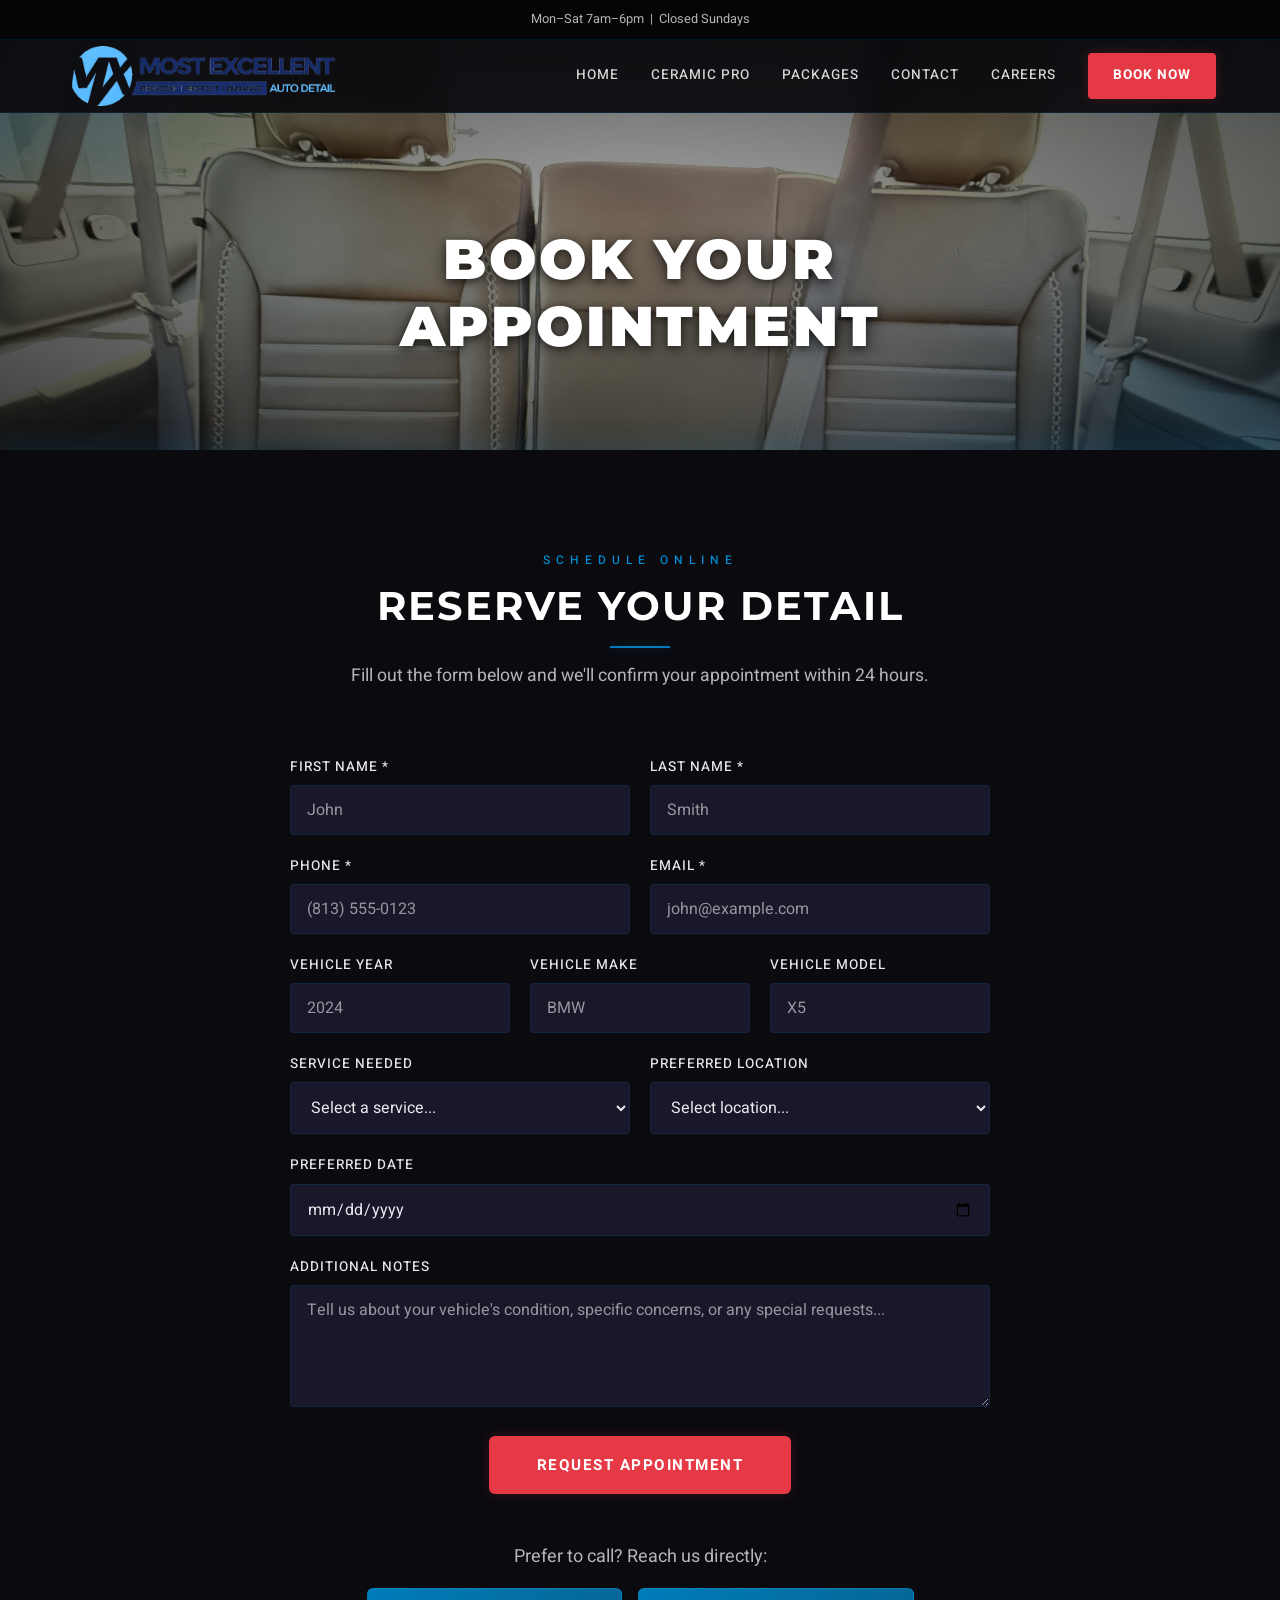
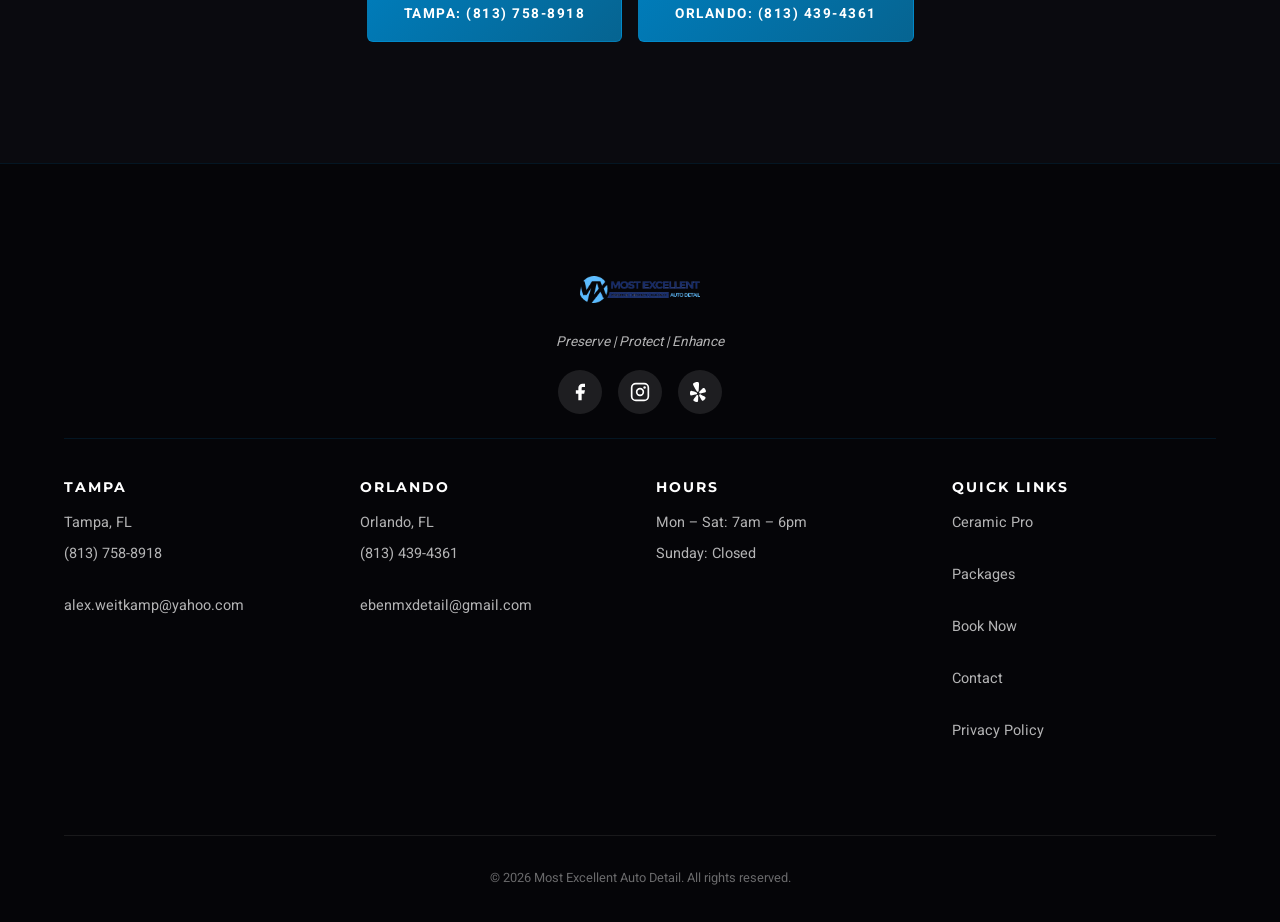
<file: book-now.html>
<!DOCTYPE html>
<html lang="en">
<head>
  <meta charset="UTF-8">
  <meta name="viewport" content="width=device-width, initial-scale=1.0">
  <title>Book Your Detail · Most Excellent Auto Detail</title>
  <meta name="description" content="Book your auto detailing appointment with MX Detail. Serving Tampa and Orlando with premium detailing, ceramic coating, and mobile services.">
  <link rel="canonical" href="https://mxdetail.endlesswinning.com/book-now.html">

  <!-- Open Graph -->
  <meta property="og:title" content="Book Your Detail · Most Excellent Auto Detail">
  <meta property="og:description" content="Schedule your detailing appointment online. Tampa & Orlando locations.">
  <meta property="og:image" content="https://mxdetail.endlesswinning.com/assets/images/og-image.jpg">
  <meta property="og:url" content="https://mxdetail.endlesswinning.com/book-now.html">
  <meta property="og:type" content="website">
  <meta name="twitter:card" content="summary_large_image">

  <!-- Fonts -->
  <link rel="preconnect" href="https://fonts.googleapis.com">
  <link rel="preconnect" href="https://fonts.gstatic.com" crossorigin>
  <link href="https://fonts.googleapis.com/css2?family=Montserrat:wght@700;900&family=Heebo:wght@300;400;500;700&display=swap" rel="stylesheet">

  <!-- Styles -->
  <link rel="stylesheet" href="css/style.css">
  <link rel="stylesheet" href="css/dark-mode.css">
</head>
<body>

  <!-- Skip Navigation -->
  <a href="#main-content" class="skip-link">Skip to main content</a>

  <!-- ═══ Top Info Bar ═══ -->
  <div class="top-bar" role="complementary" aria-label="Business hours">
    <div class="container">
      <span class="top-bar-hours">Mon–Sat 7am–6pm &nbsp;|&nbsp; Closed Sundays</span>
    </div>
  </div>

  <!-- ═══ Navbar ═══ -->
  <nav class="navbar" role="navigation" aria-label="Main navigation">
    <div class="container">
      <a href="index.html" class="nav-logo" aria-label="MX Detail Home">
        <img src="assets/images/logo.png" alt="Most Excellent Auto Detail" class="nav-logo-img">
      </a>
      <div class="nav-links" id="navLinks">
        <a href="index.html">Home</a>
        <a href="ceramic-pro.html">Ceramic Pro</a>
        <a href="packages.html">Packages</a>
        <a href="contact.html">Contact</a>
        <a href="application.html">Careers</a>
        <a href="book-now.html" class="nav-cta active">Book Now</a>
      </div>
      <button class="nav-toggle" id="navToggle" aria-label="Toggle navigation" aria-expanded="false" aria-controls="mobileMenu">
        <span></span>
        <span></span>
        <span></span>
      </button>
    </div>
  </nav>

  <!-- Mobile Menu Overlay -->
  <div class="mobile-menu-overlay" id="mobileMenu" role="dialog" aria-label="Mobile menu">
    <nav class="mobile-menu-nav">
      <a href="index.html">Home</a>
      <a href="ceramic-pro.html">Ceramic Pro</a>
      <a href="packages.html">Packages</a>
      <a href="contact.html">Contact</a>
      <a href="book-now.html">Book Now</a>
      <a href="application.html">Careers</a>
    </nav>
  </div>

  <main id="main-content">

    <!-- ═══ Hero Inner ═══ -->
    <section class="hero hero-inner" style="background-image: url('assets/images/denali-thirdrow.jpg');" aria-label="Page hero">
      <div class="hero-overlay"></div>
      <div class="hero-content container">
        <h1>Book Your Appointment</h1>
      </div>
    </section>

    <!-- ═══ Booking Form ═══ -->
    <section class="section" aria-label="Booking form">
      <div class="container">
        <div class="text-center">
          <span class="section-badge">Schedule Online</span>
          <h2>Reserve Your Detail</h2>
          <div class="section-divider"></div>
          <p class="section-subtitle">Fill out the form below and we'll confirm your appointment within 24 hours.</p>
        </div>

        <form id="bookingForm" class="contact-form" novalidate>
          <!-- Name Row -->
          <div class="form-row">
            <div class="form-group">
              <label for="firstName">First Name *</label>
              <input type="text" id="firstName" name="firstName" required autocomplete="given-name" placeholder="John">
            </div>
            <div class="form-group">
              <label for="lastName">Last Name *</label>
              <input type="text" id="lastName" name="lastName" required autocomplete="family-name" placeholder="Smith">
            </div>
          </div>

          <!-- Contact Row -->
          <div class="form-row">
            <div class="form-group">
              <label for="phone">Phone *</label>
              <input type="tel" id="phone" name="phone" required autocomplete="tel" placeholder="(813) 555-0123">
            </div>
            <div class="form-group">
              <label for="email">Email *</label>
              <input type="email" id="email" name="email" required autocomplete="email" placeholder="john@example.com">
            </div>
          </div>

          <!-- Vehicle Row -->
          <div class="form-row form-row-3">
            <div class="form-group">
              <label for="vehicleYear">Vehicle Year</label>
              <input type="text" id="vehicleYear" name="vehicleYear" placeholder="2024" maxlength="4" inputmode="numeric">
            </div>
            <div class="form-group">
              <label for="vehicleMake">Vehicle Make</label>
              <input type="text" id="vehicleMake" name="vehicleMake" placeholder="BMW">
            </div>
            <div class="form-group">
              <label for="vehicleModel">Vehicle Model</label>
              <input type="text" id="vehicleModel" name="vehicleModel" placeholder="X5">
            </div>
          </div>

          <!-- Service & Location Row -->
          <div class="form-row">
            <div class="form-group">
              <label for="service">Service Needed</label>
              <select id="service" name="service">
                <option value="">Select a service...</option>
                <optgroup label="Full Detail Packages">
                  <option value="Maintenance Detail">Maintenance Detail</option>
                  <option value="Interior & Exterior Reset">Interior & Exterior Reset</option>
                  <option value="Complete Restoration">Complete Restoration Detail</option>
                </optgroup>
                <optgroup label="Interior Only">
                  <option value="Interior Reset Detail">Interior Reset Detail</option>
                  <option value="Interior Restoration Detail">Interior Restoration Detail</option>
                </optgroup>
                <optgroup label="Exterior Only">
                  <option value="Exterior Maintenance">Exterior Maintenance Detail</option>
                  <option value="Exterior Decontamination & Protection">Exterior Decontamination & Protection</option>
                </optgroup>
                <optgroup label="Ceramic Coating">
                  <option value="Ceramic Pro Sport">Ceramic Pro Sport</option>
                  <option value="Ceramic Pro Bronze">Ceramic Pro Bronze</option>
                  <option value="Ceramic Pro Silver">Ceramic Pro Silver</option>
                  <option value="Ceramic Pro Gold">Ceramic Pro Gold</option>
                </optgroup>
                <optgroup label="Other">
                  <option value="Other">Other / Not Sure</option>
                </optgroup>
              </select>
            </div>
            <div class="form-group">
              <label for="location">Preferred Location</label>
              <select id="location" name="location">
                <option value="">Select location...</option>
                <option value="Tampa">Tampa</option>
                <option value="Orlando">Orlando</option>
              </select>
            </div>
          </div>

          <!-- Date -->
          <div class="form-group">
            <label for="preferredDate">Preferred Date</label>
            <input type="date" id="preferredDate" name="preferredDate">
          </div>

          <!-- Message -->
          <div class="form-group">
            <label for="message">Additional Notes</label>
            <textarea id="message" name="message" rows="4" placeholder="Tell us about your vehicle's condition, specific concerns, or any special requests..."></textarea>
          </div>

          <!-- Honeypot -->
          <div class="hp-field" aria-hidden="true">
            <label for="website">Website</label>
            <input type="text" id="website" name="website" tabindex="-1" autocomplete="off">
          </div>

          <!-- Submit -->
          <div class="text-center" style="margin-top: 8px;">
            <button type="submit" id="submitBtn" class="btn btn-cta btn-lg" style="min-width: 280px;">
              Request Appointment
            </button>
          </div>

          <!-- Status Messages -->
          <div id="formStatus" style="margin-top: 24px; text-align: center; display: none;">
            <div id="formMessageBox" style="display: inline-block; padding: 18px 28px; border-radius: 12px; max-width: 520px; width: 100%;">
              <p id="formMessage" style="font-size: 1.15rem; font-weight: 600; margin: 0; line-height: 1.4;"></p>
            </div>
          </div>
          <canvas id="confettiCanvas" style="position: fixed; top: 0; left: 0; width: 100%; height: 100%; pointer-events: none; z-index: 99999;"></canvas>
        </form>

        <div class="text-center" style="margin-top: 48px;">
          <p style="font-size: 1.125rem; color: #666;">Prefer to call? Reach us directly:</p>
          <p style="margin-top: 12px;">
            <a href="tel:8137588918" class="btn btn-primary">Tampa: (813) 758-8918</a>
            <a href="tel:8134394361" class="btn btn-primary" style="margin-left: 12px;">Orlando: (813) 439-4361</a>
          </p>
        </div>
      </div>
    </section>

  </main>

  <!-- ═══ Footer ═══ -->
  <footer class="footer" role="contentinfo">
    <div class="container">
      <div class="footer-grid">
        <div class="footer-col footer-col-brand">
          <div class="footer-logo">
            <img src="assets/images/logo.png" alt="Most Excellent Auto Detail" class="nav-logo-img">
          </div>
          <p class="tagline">Preserve | Protect | Enhance</p>
          <div class="social-icons">
            <a href="https://facebook.com/mostexcellentdetail/" target="_blank" rel="noopener noreferrer" aria-label="Facebook">
              <svg viewBox="0 0 24 24"><path d="M18 2h-3a5 5 0 00-5 5v3H7v4h3v8h4v-8h3l1-4h-4V7a1 1 0 011-1h3z"/></svg>
            </a>
            <a href="https://instagram.com/officialmxdetail/" target="_blank" rel="noopener noreferrer" aria-label="Instagram">
              <svg viewBox="0 0 24 24"><rect x="2" y="2" width="20" height="20" rx="5" ry="5" fill="none" stroke="currentColor" stroke-width="2"/><circle cx="12" cy="12" r="4" fill="none" stroke="currentColor" stroke-width="2"/><circle cx="17.5" cy="6.5" r="1.5" fill="currentColor"/></svg>
            </a>
            <a href="https://yelp.com/biz/most-excellent-auto-detailing-orlando" target="_blank" rel="noopener noreferrer" aria-label="Yelp">
              <svg viewBox="0 0 16 16"><path d="m4.188 10.095.736-.17.073-.02A.813.813 0 0 0 5.45 8.65a1 1 0 0 0-.3-.258 3 3 0 0 0-.428-.198l-.808-.295a76 76 0 0 0-1.364-.493C2.253 7.3 2 7.208 1.783 7.14c-.041-.013-.087-.025-.124-.038a2.1 2.1 0 0 0-.606-.116.72.72 0 0 0-.572.245 2 2 0 0 0-.105.132 1.6 1.6 0 0 0-.155.309c-.15.443-.225.908-.22 1.376.002.423.013.966.246 1.334a.8.8 0 0 0 .22.24c.166.114.333.129.507.141.26.019.513-.045.764-.103l2.447-.566zm8.219-3.911a4.2 4.2 0 0 0-.8-1.14 1.6 1.6 0 0 0-.275-.21 2 2 0 0 0-.15-.073.72.72 0 0 0-.621.031c-.142.07-.294.182-.496.37-.028.028-.063.06-.094.089-.167.156-.353.35-.574.575q-.51.516-1.01 1.042l-.598.62a3 3 0 0 0-.298.365 1 1 0 0 0-.157.364.8.8 0 0 0 .007.301q0 .007.003.013a.81.81 0 0 0 .945.616l.074-.014 3.185-.736c.251-.058.506-.112.732-.242.151-.088.295-.175.394-.35a.8.8 0 0 0 .093-.313c.05-.434-.178-.927-.36-1.308M6.706 7.523c.23-.29.23-.722.25-1.075.07-1.181.143-2.362.201-3.543.022-.448.07-.89.044-1.34-.022-.372-.025-.799-.26-1.104C6.528-.077 5.644-.033 5.04.05q-.278.038-.553.104a8 8 0 0 0-.543.149c-.58.19-1.393.537-1.53 1.204-.078.377.106.763.249 1.107.173.417.41.792.625 1.185.57 1.036 1.15 2.066 1.728 3.097.172.308.36.697.695.857q.033.015.068.025c.15.057.313.068.469.032l.028-.007a.8.8 0 0 0 .377-.226zm-.276 3.161a.74.74 0 0 0-.923-.234 1 1 0 0 0-.145.09 2 2 0 0 0-.346.354c-.026.033-.05.077-.08.104l-.512.705q-.435.591-.861 1.193c-.185.26-.346.479-.472.673l-.072.11c-.152.235-.238.406-.282.559a.7.7 0 0 0-.03.314c.013.11.05.217.108.312q.046.07.1.138a1.6 1.6 0 0 0 .257.237 4.5 4.5 0 0 0 2.196.76 1.6 1.6 0 0 0 .349-.027 2 2 0 0 0 .163-.048.8.8 0 0 0 .278-.178.7.7 0 0 0 .17-.266c.059-.147.098-.335.123-.613l.012-.13c.02-.231.03-.502.045-.821q.037-.735.06-1.469l.033-.87a2.1 2.1 0 0 0-.055-.623 1 1 0 0 0-.117-.27Zm5.783 1.362a2.2 2.2 0 0 0-.498-.378l-.112-.067c-.199-.12-.438-.246-.719-.398q-.644-.353-1.295-.695l-.767-.407c-.04-.012-.08-.04-.118-.059a2 2 0 0 0-.466-.166 1 1 0 0 0-.17-.018.74.74 0 0 0-.725.616 1 1 0 0 0 .01.293c.038.204.13.406.224.583l.41.768q.341.65.696 1.294c.152.28.28.52.398.719q.036.057.068.112c.145.239.261.39.379.497a.73.73 0 0 0 .596.201 2 2 0 0 0 .168-.029 1.6 1.6 0 0 0 .325-.129 4 4 0 0 0 .855-.64c.306-.3.577-.63.788-1.006q.045-.08.076-.165a2 2 0 0 0 .051-.161q.019-.083.029-.168a.8.8 0 0 0-.038-.327.7.7 0 0 0-.165-.27"/></svg>
            </a>
          </div>
        </div>
        <div class="footer-col">
          <h4>Tampa</h4>
          <p>Tampa, FL</p>
          <a href="tel:8137588918">(813) 758-8918</a>
          <a href="mailto:alex.weitkamp@yahoo.com">alex.weitkamp@yahoo.com</a>
        </div>
        <div class="footer-col">
          <h4>Orlando</h4>
          <p>Orlando, FL</p>
          <a href="tel:8134394361">(813) 439-4361</a>
          <a href="mailto:ebenmxdetail@gmail.com">ebenmxdetail@gmail.com</a>
        </div>
        <div class="footer-col">
          <h4>Hours</h4>
          <p>Mon – Sat: 7am – 6pm</p>
          <p>Sunday: Closed</p>
        </div>
        <div class="footer-col">
          <h4>Quick Links</h4>
          <a href="ceramic-pro.html">Ceramic Pro</a>
          <a href="packages.html">Packages</a>
          <a href="book-now.html">Book Now</a>
          <a href="contact.html">Contact</a>
          <a href="privacy.html">Privacy Policy</a>
        </div>
      </div>
      <div class="footer-bottom">
        <span>&copy; <script>document.write(new Date().getFullYear())</script> Most Excellent Auto Detail. All rights reserved.</span>
      </div>
    </div>
  </footer>

  <script src="js/main.js" defer></script>

  <script>
  (function() {
    var ENDPOINT = 'https://jriquvajwzarvrvlgpem.supabase.co/functions/v1/mx-detail-booking';
    var form = document.getElementById('bookingForm');
    var btn = document.getElementById('submitBtn');
    var statusDiv = document.getElementById('formStatus');
    var msgEl = document.getElementById('formMessage');

    if (!form) return;

    // Set min date to today
    var dateInput = document.getElementById('preferredDate');
    if (dateInput) {
      var today = new Date().toISOString().split('T')[0];
      dateInput.setAttribute('min', today);
    }

    form.addEventListener('submit', function(e) {
      e.preventDefault();

      // Honeypot check
      var hp = document.getElementById('website');
      if (hp && hp.value) return;

      // Basic validation
      var firstName = form.firstName.value.trim();
      var lastName = form.lastName.value.trim();
      var phone = form.phone.value.trim();
      var email = form.email.value.trim();

      if (!firstName || !lastName || !phone || !email) {
        showStatus('Please fill in all required fields.', '#e63946');
        return;
      }

      // Email validation
      if (!/^[^\s@]+@[^\s@]+\.[^\s@]+$/.test(email)) {
        showStatus('Please enter a valid email address.', '#e63946');
        return;
      }

      // Phone validation (at least 10 digits)
      if (phone.replace(/\D/g, '').length < 10) {
        showStatus('Please enter a valid phone number.', '#e63946');
        return;
      }

      // Disable button
      btn.disabled = true;
      btn.textContent = 'Submitting...';
      btn.style.opacity = '0.7';

      var payload = {
        firstName: firstName,
        lastName: lastName,
        phone: phone,
        email: email,
        service: form.service.value,
        vehicleYear: form.vehicleYear.value.trim(),
        vehicleMake: form.vehicleMake.value.trim(),
        vehicleModel: form.vehicleModel.value.trim(),
        location: form.location.value,
        preferredDate: form.preferredDate.value,
        message: form.message.value.trim(),
        tags: ['website-booking'],
        source: 'Website - Book Now'
      };

      fetch(ENDPOINT, {
        method: 'POST',
        headers: { 'Content-Type': 'application/json' },
        body: JSON.stringify(payload)
      })
      .then(function(res) { return res.json().then(function(d) { return { ok: res.ok, data: d }; }); })
      .then(function(result) {
        if (result.ok) {
          showStatus('Your appointment request has been submitted! We\u2019ll contact you within 24 hours to confirm.', 'success');
          form.reset();
          launchConfetti();
        } else {
          showStatus(result.data.error || 'Something went wrong. Please try again or call us directly.', 'error');
        }
      })
      .catch(function() {
        showStatus('Network error. Please check your connection or call us directly.', 'error');
      })
      .finally(function() {
        btn.disabled = false;
        btn.textContent = 'Request Appointment';
        btn.style.opacity = '1';
      });
    });

    var box = document.getElementById('formMessageBox');

    function showStatus(msg, type) {
      statusDiv.style.display = 'block';
      if (type === 'success') {
        msgEl.innerHTML = '<span style="font-size:1.5rem;vertical-align:middle;margin-right:8px;">&#10003;</span>' + msg;
        msgEl.style.color = '#fff';
        box.style.background = 'linear-gradient(135deg, #16a34a, #22c55e)';
        box.style.boxShadow = '0 4px 24px rgba(34,197,94,0.35)';
        box.style.border = 'none';
        box.style.animation = 'statusPop 0.4s cubic-bezier(0.34,1.56,0.64,1)';
      } else {
        msgEl.textContent = msg;
        msgEl.style.color = '#fff';
        box.style.background = 'linear-gradient(135deg, #dc2626, #e63946)';
        box.style.boxShadow = '0 4px 24px rgba(220,38,38,0.3)';
        box.style.border = 'none';
        box.style.animation = 'statusPop 0.4s cubic-bezier(0.34,1.56,0.64,1)';
      }
      statusDiv.scrollIntoView({ behavior: 'smooth', block: 'nearest' });
    }

    function launchConfetti() {
      var canvas = document.getElementById('confettiCanvas');
      if (!canvas) return;
      var ctx = canvas.getContext('2d');
      canvas.width = window.innerWidth;
      canvas.height = window.innerHeight;

      var pieces = [];
      var colors = ['#007cba','#00a8e8','#003d6b','#0056a0','#ffffff','#b8d4ff'];
      for (var i = 0; i < 150; i++) {
        var isGlitter = Math.random() < 0.25;
        pieces.push({
          x: canvas.width * 0.5 + (Math.random() - 0.5) * canvas.width * 0.3,
          y: canvas.height * 0.45,
          vx: (Math.random() - 0.5) * 9,
          vy: -Math.random() * 8 - 3,
          w: isGlitter ? Math.random() * 3 + 2 : Math.random() * 8 + 4,
          h: isGlitter ? Math.random() * 3 + 2 : Math.random() * 6 + 3,
          color: isGlitter ? '#ffffff' : colors[Math.floor(Math.random() * colors.length)],
          rot: Math.random() * 360,
          rotV: (Math.random() - 0.5) * 6,
          gravity: 0.12 + Math.random() * 0.05,
          opacity: 1,
          sparkle: isGlitter
        });
      }

      var frame = 0;
      var maxFrames = 210;
      function draw() {
        if (frame > maxFrames) { ctx.clearRect(0, 0, canvas.width, canvas.height); return; }
        ctx.clearRect(0, 0, canvas.width, canvas.height);
        for (var i = 0; i < pieces.length; i++) {
          var p = pieces[i];
          p.x += p.vx;
          p.y += p.vy;
          p.vy += p.gravity;
          p.vx *= 0.98;
          p.rot += p.rotV;
          if (frame > maxFrames - 40) p.opacity = Math.max(0, p.opacity - 0.03);
          ctx.save();
          ctx.translate(p.x, p.y);
          ctx.rotate(p.rot * Math.PI / 180);
          if (p.sparkle) {
            ctx.globalAlpha = p.opacity * (0.3 + Math.abs(Math.sin(frame * 0.35 + i * 2)) * 0.7);
          } else {
            ctx.globalAlpha = p.opacity;
          }
          ctx.fillStyle = p.color;
          if (p.sparkle) {
            ctx.shadowColor = '#ffffff';
            ctx.shadowBlur = 6;
          }
          ctx.fillRect(-p.w / 2, -p.h / 2, p.w, p.h);
          ctx.restore();
        }
        frame++;
        requestAnimationFrame(draw);
      }
      draw();
    }
  })();
  </script>

  <style>
    @keyframes statusPop {
      0% { transform: scale(0.8); opacity: 0; }
      100% { transform: scale(1); opacity: 1; }
    }
    @keyframes rainbowGlow {
      0%, 100% { box-shadow: 0 0 18px 5px rgba(255,0,0,0.5), 0 0 36px 10px rgba(255,0,0,0.15); }
      14% { box-shadow: 0 0 18px 5px rgba(255,140,0,0.5), 0 0 36px 10px rgba(255,140,0,0.15); }
      28% { box-shadow: 0 0 18px 5px rgba(255,230,0,0.5), 0 0 36px 10px rgba(255,230,0,0.15); }
      42% { box-shadow: 0 0 18px 5px rgba(0,200,80,0.5), 0 0 36px 10px rgba(0,200,80,0.15); }
      57% { box-shadow: 0 0 18px 5px rgba(0,140,255,0.5), 0 0 36px 10px rgba(0,140,255,0.15); }
      71% { box-shadow: 0 0 18px 5px rgba(100,0,255,0.5), 0 0 36px 10px rgba(100,0,255,0.15); }
      85% { box-shadow: 0 0 18px 5px rgba(200,0,255,0.5), 0 0 36px 10px rgba(200,0,255,0.15); }
    }
  </style>

</body>
</html>
</file>
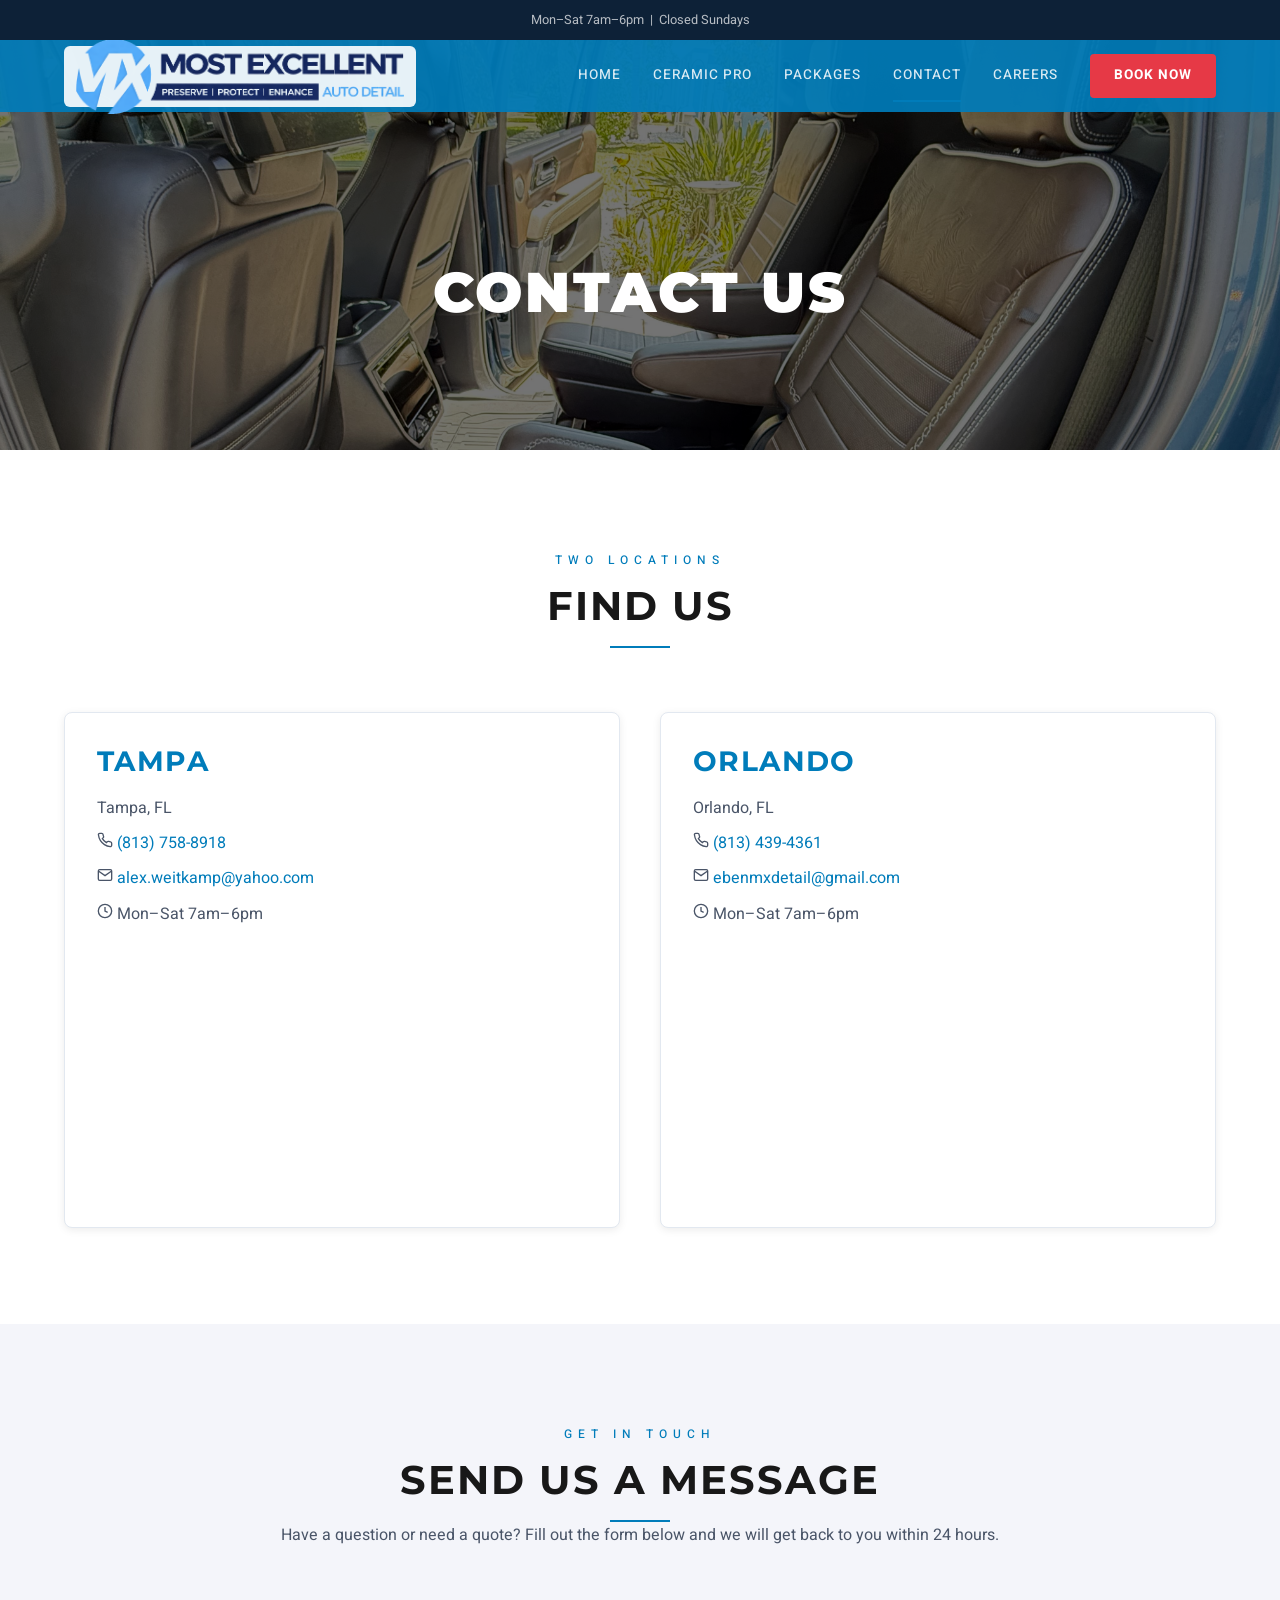
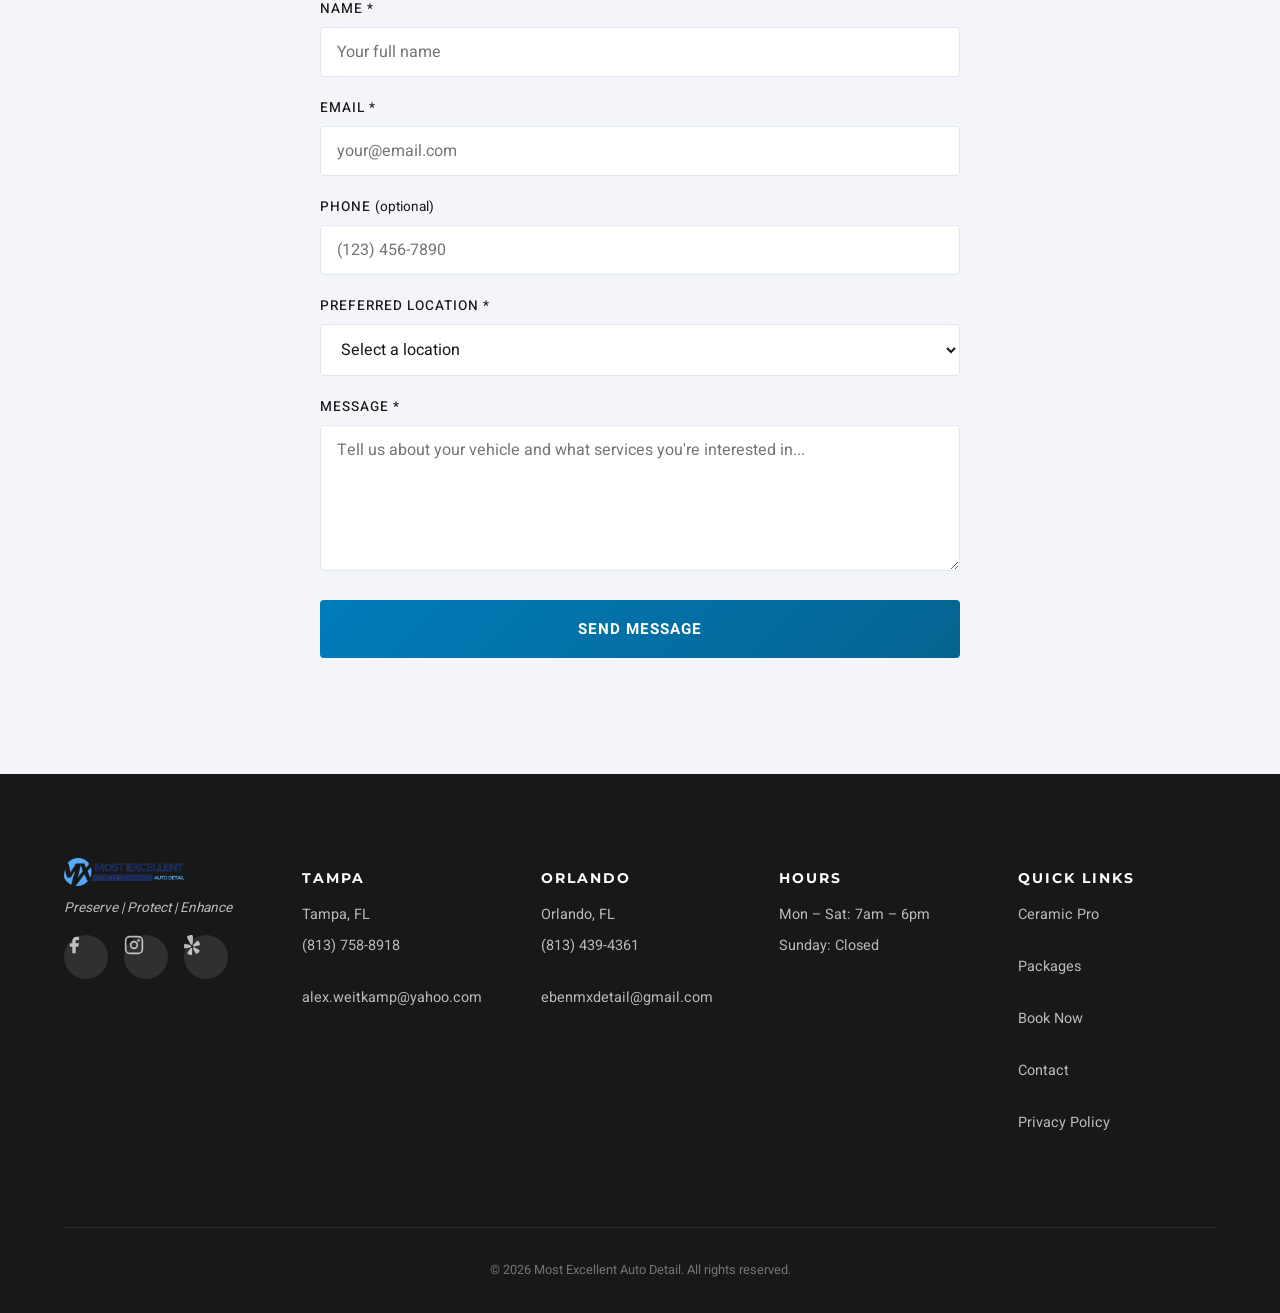
<file: contact-original.html>
<!DOCTYPE html>
<html lang="en">
<head>
  <meta charset="UTF-8">
  <meta name="viewport" content="width=device-width, initial-scale=1.0">
  <title>Contact Us · Most Excellent Auto Detail</title>
  <meta name="description" content="Contact MX Detail for auto detailing in Tampa and Orlando. Call, email, or fill out our contact form for a free quote.">
  <link rel="canonical" href="https://mxdetail.com/contact.html">

  <!-- Open Graph -->
  <meta property="og:title" content="Contact Us · Most Excellent Auto Detail">
  <meta property="og:description" content="Get in touch with MX Detail. Two locations serving Tampa Bay and Central Florida.">
  <meta property="og:image" content="https://mxdetail.com/assets/images/og-image.jpg">
  <meta property="og:url" content="https://mxdetail.com/contact.html">
  <meta property="og:type" content="website">
  <meta name="twitter:card" content="summary_large_image">

  <!-- Fonts -->
  <link rel="preconnect" href="https://fonts.googleapis.com">
  <link rel="preconnect" href="https://fonts.gstatic.com" crossorigin>
  <link href="https://fonts.googleapis.com/css2?family=Montserrat:wght@700;900&family=Heebo:wght@300;400;500;700&display=swap" rel="stylesheet">

  <!-- Styles -->
  <link rel="stylesheet" href="css/style.css">
</head>
<body>

  <!-- Skip Navigation -->
  <a href="#main-content" class="skip-link">Skip to main content</a>

  <!-- ═══ Top Info Bar ═══ -->
  <div class="top-bar" role="complementary" aria-label="Business hours">
    <div class="container">
      <span class="top-bar-hours">Mon–Sat 7am–6pm &nbsp;|&nbsp; Closed Sundays</span>
    </div>
  </div>

  <!-- ═══ Navbar ═══ -->
  <nav class="navbar" role="navigation" aria-label="Main navigation">
    <div class="container">
      <a href="index.html" class="nav-logo" aria-label="MX Detail Home">
        <img src="assets/images/logo.png" alt="Most Excellent Auto Detail" class="nav-logo-img">
      </a>
      <div class="nav-links" id="navLinks">
        <a href="index.html">Home</a>
        <a href="ceramic-pro.html">Ceramic Pro</a>
        <a href="packages.html">Packages</a>
        <a href="contact.html" class="active">Contact</a>
        <a href="application.html">Careers</a>
        <a href="book-now.html" class="nav-cta">Book Now</a>
      </div>
      <button class="nav-toggle" id="navToggle" aria-label="Toggle navigation" aria-expanded="false" aria-controls="mobileMenu">
        <span></span>
        <span></span>
        <span></span>
      </button>
    </div>
  </nav>

  <!-- Mobile Menu Overlay -->
  <div class="mobile-menu-overlay" id="mobileMenu" role="dialog" aria-label="Mobile menu">
    <nav class="mobile-menu-nav">
      <a href="index.html">Home</a>
      <a href="ceramic-pro.html">Ceramic Pro</a>
      <a href="packages.html">Packages</a>
      <a href="contact.html">Contact</a>
      <a href="book-now.html">Book Now</a>
      <a href="application.html">Careers</a>
    </nav>
  </div>

  <main id="main-content">

    <!-- ═══ Hero Inner ═══ -->
    <section class="hero hero-inner" style="background-image: url('assets/images/denali-backseat.jpg');" aria-label="Page hero">
      <div class="hero-overlay"></div>
      <div class="hero-content container">
        <h1>Contact Us</h1>
      </div>
    </section>

    <!-- ═══ Location Cards ═══ -->
    <section class="section" aria-label="Our locations">
      <div class="container">
        <div class="text-center">
          <span class="section-badge">Two Locations</span>
          <h2>Find Us</h2>
          <div class="section-divider"></div>
        </div>
        <div class="location-grid">
          <!-- Tampa Location -->
          <div class="location-card fade-up">
            <h3>Tampa</h3>
            <!-- [CONTENT NEEDED: Tampa full street address] -->
            <p class="location-address">Tampa, FL</p>
            <div class="location-details">
              <p>
                <svg width="16" height="16" viewBox="0 0 24 24" fill="none" stroke="currentColor" stroke-width="2"><path d="M22 16.92v3a2 2 0 01-2.18 2 19.79 19.79 0 01-8.63-3.07 19.5 19.5 0 01-6-6 19.79 19.79 0 01-3.07-8.67A2 2 0 014.11 2h3a2 2 0 012 1.72c.127.96.361 1.903.7 2.81a2 2 0 01-.45 2.11L8.09 9.91a16 16 0 006 6l1.27-1.27a2 2 0 012.11-.45c.907.339 1.85.573 2.81.7A2 2 0 0122 16.92z"/></svg>
                <a href="tel:8137588918">(813) 758-8918</a>
              </p>
              <p>
                <svg width="16" height="16" viewBox="0 0 24 24" fill="none" stroke="currentColor" stroke-width="2"><path d="M4 4h16c1.1 0 2 .9 2 2v12c0 1.1-.9 2-2 2H4c-1.1 0-2-.9-2-2V6c0-1.1.9-2 2-2z"/><polyline points="22,6 12,13 2,6"/></svg>
                <a href="mailto:alex.weitkamp@yahoo.com">alex.weitkamp@yahoo.com</a>
              </p>
              <p>
                <svg width="16" height="16" viewBox="0 0 24 24" fill="none" stroke="currentColor" stroke-width="2"><circle cx="12" cy="12" r="10"/><polyline points="12 6 12 12 16 14"/></svg>
                Mon–Sat 7am–6pm
              </p>
            </div>
            <div class="location-map">
              <!-- [CONTENT NEEDED: Tampa Google Maps embed URL] -->
              <iframe src="https://www.google.com/maps/embed?pb=!1m18!1m12!1m3!1d225004.28693852942!2d-82.5943813!3d27.9944024!2m3!1f0!2f0!3f0!3m2!1i1024!2i768!4f13.1!3m3!1m2!1s0x88c2b782b3b9d1e1%3A0xa75f1389af96b463!2sTampa%2C%20FL!5e0!3m2!1sen!2sus!4v1700000000000" width="100%" height="250" style="border:0; border-radius: 8px;" allowfullscreen="" loading="lazy" referrerpolicy="no-referrer-when-downgrade" title="Tampa location map"></iframe>
            </div>
          </div>
          <!-- Orlando Location -->
          <div class="location-card fade-up">
            <h3>Orlando</h3>
            <!-- [CONTENT NEEDED: Orlando full street address] -->
            <p class="location-address">Orlando, FL</p>
            <div class="location-details">
              <p>
                <svg width="16" height="16" viewBox="0 0 24 24" fill="none" stroke="currentColor" stroke-width="2"><path d="M22 16.92v3a2 2 0 01-2.18 2 19.79 19.79 0 01-8.63-3.07 19.5 19.5 0 01-6-6 19.79 19.79 0 01-3.07-8.67A2 2 0 014.11 2h3a2 2 0 012 1.72c.127.96.361 1.903.7 2.81a2 2 0 01-.45 2.11L8.09 9.91a16 16 0 006 6l1.27-1.27a2 2 0 012.11-.45c.907.339 1.85.573 2.81.7A2 2 0 0122 16.92z"/></svg>
                <a href="tel:8134394361">(813) 439-4361</a>
              </p>
              <p>
                <svg width="16" height="16" viewBox="0 0 24 24" fill="none" stroke="currentColor" stroke-width="2"><path d="M4 4h16c1.1 0 2 .9 2 2v12c0 1.1-.9 2-2 2H4c-1.1 0-2-.9-2-2V6c0-1.1.9-2 2-2z"/><polyline points="22,6 12,13 2,6"/></svg>
                <a href="mailto:ebenmxdetail@gmail.com">ebenmxdetail@gmail.com</a>
              </p>
              <p>
                <svg width="16" height="16" viewBox="0 0 24 24" fill="none" stroke="currentColor" stroke-width="2"><circle cx="12" cy="12" r="10"/><polyline points="12 6 12 12 16 14"/></svg>
                Mon–Sat 7am–6pm
              </p>
            </div>
            <div class="location-map">
              <!-- [CONTENT NEEDED: Orlando Google Maps embed URL] -->
              <iframe src="https://www.google.com/maps/embed?pb=!1m18!1m12!1m3!1d224444.5584254129!2d-81.5158042!3d28.4813018!2m3!1f0!2f0!3f0!3m2!1i1024!2i768!4f13.1!3m3!1m2!1s0x88e773d8fecdbc77%3A0xd3b950ae672d7b95!2sOrlando%2C%20FL!5e0!3m2!1sen!2sus!4v1700000000000" width="100%" height="250" style="border:0; border-radius: 8px;" allowfullscreen="" loading="lazy" referrerpolicy="no-referrer-when-downgrade" title="Orlando location map"></iframe>
            </div>
          </div>
        </div>
      </div>
    </section>

    <!-- ═══ Contact Form ═══ -->
    <section class="section section-light" aria-label="Contact form">
      <div class="container">
        <div class="text-center">
          <span class="section-badge">Get in Touch</span>
          <h2>Send Us a Message</h2>
          <div class="section-divider"></div>
          <p>Have a question or need a quote? Fill out the form below and we will get back to you within 24 hours.</p>
        </div>

        <form action="https://formspree.io/f/FORM_ID" method="POST" class="contact-form" style="max-width: 640px; margin: 48px auto 0;">
          <!-- Honeypot field for spam prevention -->
          <input type="text" name="_gotcha" style="display:none" tabindex="-1" autocomplete="off">

          <div class="form-group">
            <label for="contact-name">Name <span class="required">*</span></label>
            <input type="text" id="contact-name" name="name" required placeholder="Your full name" autocomplete="name">
          </div>

          <div class="form-group">
            <label for="contact-email">Email <span class="required">*</span></label>
            <input type="email" id="contact-email" name="email" required placeholder="your@email.com" autocomplete="email">
          </div>

          <div class="form-group">
            <label for="contact-phone">Phone <span style="font-weight: 400; text-transform: none; letter-spacing: 0;">(optional)</span></label>
            <input type="tel" id="contact-phone" name="phone" placeholder="(123) 456-7890" autocomplete="tel">
          </div>

          <div class="form-group">
            <label for="contact-location">Preferred Location <span class="required">*</span></label>
            <select id="contact-location" name="location" required>
              <option value="" disabled selected>Select a location</option>
              <option value="Tampa">Tampa</option>
              <option value="Orlando">Orlando</option>
            </select>
          </div>

          <div class="form-group">
            <label for="contact-message">Message <span class="required">*</span></label>
            <textarea id="contact-message" name="message" rows="5" required placeholder="Tell us about your vehicle and what services you're interested in..."></textarea>
          </div>

          <div class="form-group">
            <button type="submit" class="btn btn-primary btn-lg" style="width: 100%;">Send Message</button>
          </div>
        </form>
      </div>
    </section>

  </main>

  <!-- ═══ Footer ═══ -->
  <footer class="footer" role="contentinfo">
    <div class="container">
      <div class="footer-grid">
        <div class="footer-col footer-col-brand">
          <div class="footer-logo">
            <img src="assets/images/logo.png" alt="Most Excellent Auto Detail" class="nav-logo-img">
          </div>
          <p class="tagline">Preserve | Protect | Enhance</p>
          <div class="social-icons">
            <a href="https://facebook.com/mostexcellentdetail/" target="_blank" rel="noopener noreferrer" aria-label="Facebook">
              <svg viewBox="0 0 24 24"><path d="M18 2h-3a5 5 0 00-5 5v3H7v4h3v8h4v-8h3l1-4h-4V7a1 1 0 011-1h3z"/></svg>
            </a>
            <a href="https://instagram.com/officialmxdetail/" target="_blank" rel="noopener noreferrer" aria-label="Instagram">
              <svg viewBox="0 0 24 24"><rect x="2" y="2" width="20" height="20" rx="5" ry="5" fill="none" stroke="currentColor" stroke-width="2"/><circle cx="12" cy="12" r="4" fill="none" stroke="currentColor" stroke-width="2"/><circle cx="17.5" cy="6.5" r="1.5" fill="currentColor"/></svg>
            </a>
            <a href="https://yelp.com/biz/most-excellent-auto-detailing-orlando" target="_blank" rel="noopener noreferrer" aria-label="Yelp">
              <svg viewBox="0 0 16 16"><path d="m4.188 10.095.736-.17.073-.02A.813.813 0 0 0 5.45 8.65a1 1 0 0 0-.3-.258 3 3 0 0 0-.428-.198l-.808-.295a76 76 0 0 0-1.364-.493C2.253 7.3 2 7.208 1.783 7.14c-.041-.013-.087-.025-.124-.038a2.1 2.1 0 0 0-.606-.116.72.72 0 0 0-.572.245 2 2 0 0 0-.105.132 1.6 1.6 0 0 0-.155.309c-.15.443-.225.908-.22 1.376.002.423.013.966.246 1.334a.8.8 0 0 0 .22.24c.166.114.333.129.507.141.26.019.513-.045.764-.103l2.447-.566zm8.219-3.911a4.2 4.2 0 0 0-.8-1.14 1.6 1.6 0 0 0-.275-.21 2 2 0 0 0-.15-.073.72.72 0 0 0-.621.031c-.142.07-.294.182-.496.37-.028.028-.063.06-.094.089-.167.156-.353.35-.574.575q-.51.516-1.01 1.042l-.598.62a3 3 0 0 0-.298.365 1 1 0 0 0-.157.364.8.8 0 0 0 .007.301q0 .007.003.013a.81.81 0 0 0 .945.616l.074-.014 3.185-.736c.251-.058.506-.112.732-.242.151-.088.295-.175.394-.35a.8.8 0 0 0 .093-.313c.05-.434-.178-.927-.36-1.308M6.706 7.523c.23-.29.23-.722.25-1.075.07-1.181.143-2.362.201-3.543.022-.448.07-.89.044-1.34-.022-.372-.025-.799-.26-1.104C6.528-.077 5.644-.033 5.04.05q-.278.038-.553.104a8 8 0 0 0-.543.149c-.58.19-1.393.537-1.53 1.204-.078.377.106.763.249 1.107.173.417.41.792.625 1.185.57 1.036 1.15 2.066 1.728 3.097.172.308.36.697.695.857q.033.015.068.025c.15.057.313.068.469.032l.028-.007a.8.8 0 0 0 .377-.226zm-.276 3.161a.74.74 0 0 0-.923-.234 1 1 0 0 0-.145.09 2 2 0 0 0-.346.354c-.026.033-.05.077-.08.104l-.512.705q-.435.591-.861 1.193c-.185.26-.346.479-.472.673l-.072.11c-.152.235-.238.406-.282.559a.7.7 0 0 0-.03.314c.013.11.05.217.108.312q.046.07.1.138a1.6 1.6 0 0 0 .257.237 4.5 4.5 0 0 0 2.196.76 1.6 1.6 0 0 0 .349-.027 2 2 0 0 0 .163-.048.8.8 0 0 0 .278-.178.7.7 0 0 0 .17-.266c.059-.147.098-.335.123-.613l.012-.13c.02-.231.03-.502.045-.821q.037-.735.06-1.469l.033-.87a2.1 2.1 0 0 0-.055-.623 1 1 0 0 0-.117-.27Zm5.783 1.362a2.2 2.2 0 0 0-.498-.378l-.112-.067c-.199-.12-.438-.246-.719-.398q-.644-.353-1.295-.695l-.767-.407c-.04-.012-.08-.04-.118-.059a2 2 0 0 0-.466-.166 1 1 0 0 0-.17-.018.74.74 0 0 0-.725.616 1 1 0 0 0 .01.293c.038.204.13.406.224.583l.41.768q.341.65.696 1.294c.152.28.28.52.398.719q.036.057.068.112c.145.239.261.39.379.497a.73.73 0 0 0 .596.201 2 2 0 0 0 .168-.029 1.6 1.6 0 0 0 .325-.129 4 4 0 0 0 .855-.64c.306-.3.577-.63.788-1.006q.045-.08.076-.165a2 2 0 0 0 .051-.161q.019-.083.029-.168a.8.8 0 0 0-.038-.327.7.7 0 0 0-.165-.27"/></svg>
            </a>
          </div>
        </div>
        <div class="footer-col">
          <h4>Tampa</h4>
          <p>Tampa, FL</p>
          <a href="tel:8137588918">(813) 758-8918</a>
          <a href="mailto:alex.weitkamp@yahoo.com">alex.weitkamp@yahoo.com</a>
        </div>
        <div class="footer-col">
          <h4>Orlando</h4>
          <p>Orlando, FL</p>
          <a href="tel:8134394361">(813) 439-4361</a>
          <a href="mailto:ebenmxdetail@gmail.com">ebenmxdetail@gmail.com</a>
        </div>
        <div class="footer-col">
          <h4>Hours</h4>
          <p>Mon – Sat: 7am – 6pm</p>
          <p>Sunday: Closed</p>
        </div>
        <div class="footer-col">
          <h4>Quick Links</h4>
          <a href="ceramic-pro.html">Ceramic Pro</a>
          <a href="packages.html">Packages</a>
          <a href="book-now.html">Book Now</a>
          <a href="contact.html">Contact</a>
          <a href="privacy.html">Privacy Policy</a>
        </div>
      </div>
      <div class="footer-bottom">
        <span>&copy; <script>document.write(new Date().getFullYear())</script> Most Excellent Auto Detail. All rights reserved.</span>
      </div>
    </div>
  </footer>

  <script src="js/main.js" defer></script>

</body>
</html>
</file>
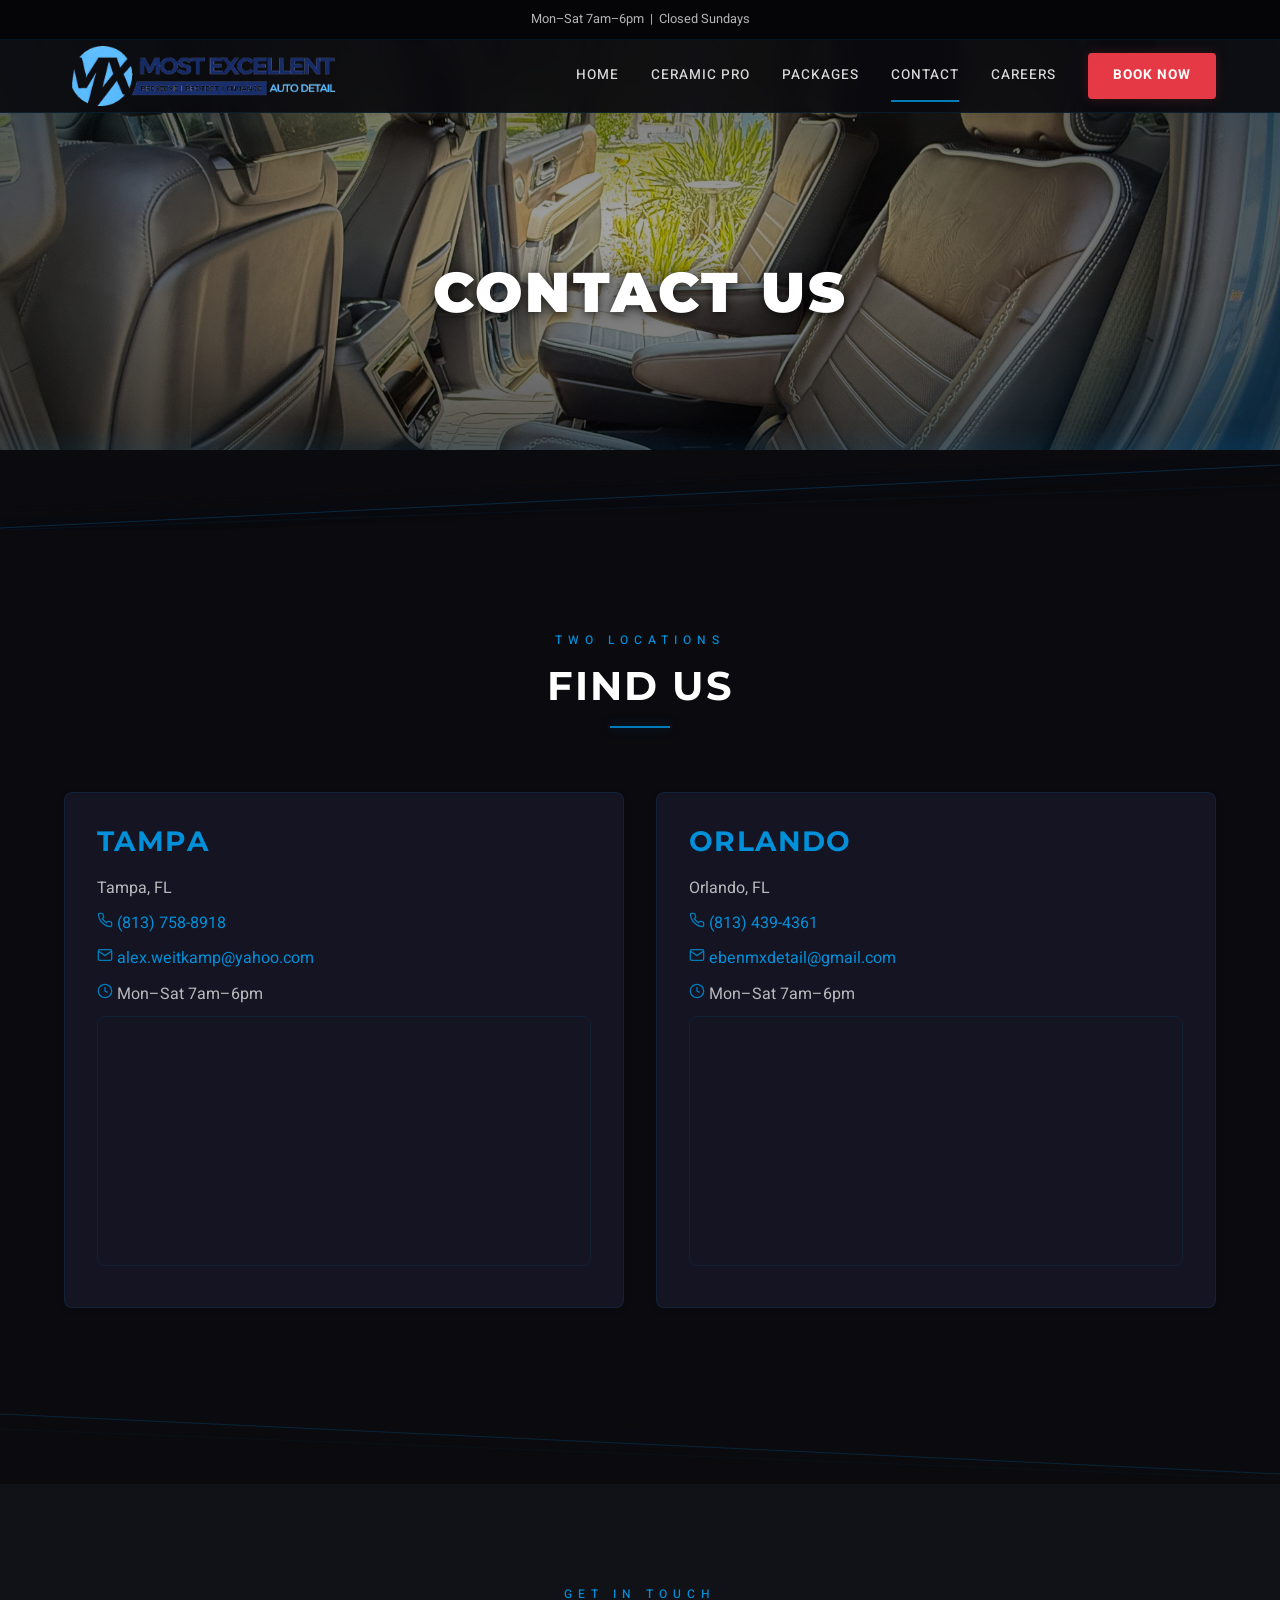
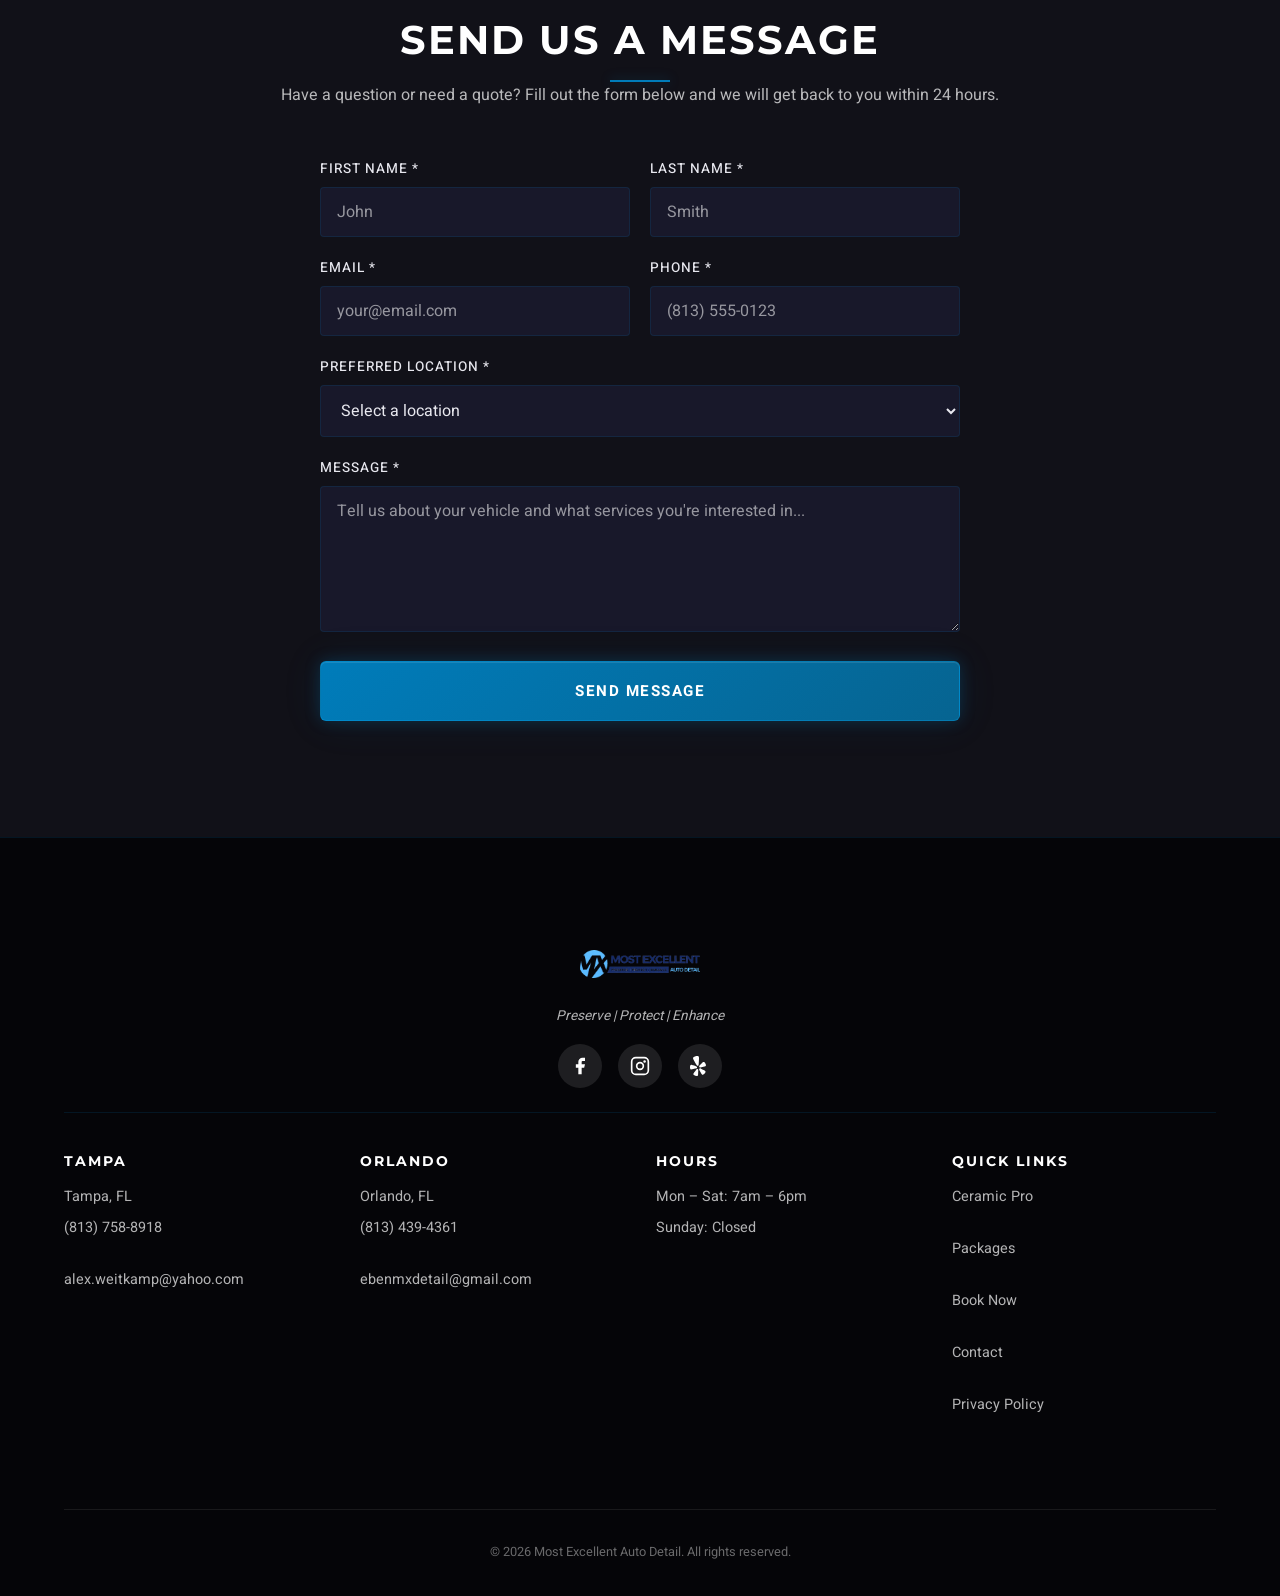
<file: contact.html>
<!DOCTYPE html>
<html lang="en">
<head>
  <meta charset="UTF-8">
  <meta name="viewport" content="width=device-width, initial-scale=1.0">
  <title>Contact Us · Most Excellent Auto Detail</title>
  <meta name="description" content="Contact MX Detail for auto detailing in Tampa and Orlando. Call, email, or fill out our contact form for a free quote.">
  <link rel="canonical" href="https://mxdetail.com/contact.html">

  <!-- Open Graph -->
  <meta property="og:title" content="Contact Us · Most Excellent Auto Detail">
  <meta property="og:description" content="Get in touch with MX Detail. Two locations serving Tampa Bay and Central Florida.">
  <meta property="og:image" content="https://mxdetail.com/assets/images/og-image.jpg">
  <meta property="og:url" content="https://mxdetail.com/contact.html">
  <meta property="og:type" content="website">
  <meta name="twitter:card" content="summary_large_image">

  <!-- Fonts -->
  <link rel="preconnect" href="https://fonts.googleapis.com">
  <link rel="preconnect" href="https://fonts.gstatic.com" crossorigin>
  <link href="https://fonts.googleapis.com/css2?family=Montserrat:wght@700;900&family=Heebo:wght@300;400;500;700&display=swap" rel="stylesheet">

  <!-- Styles -->
  <link rel="stylesheet" href="css/style.css">
  <link rel="stylesheet" href="css/dark-mode.css">
</head>
<body>

  <!-- Skip Navigation -->
  <a href="#main-content" class="skip-link">Skip to main content</a>

  <!-- ═══ Top Info Bar ═══ -->
  <div class="top-bar" role="complementary" aria-label="Business hours">
    <div class="container">
      <span class="top-bar-hours">Mon–Sat 7am–6pm &nbsp;|&nbsp; Closed Sundays</span>
    </div>
  </div>

  <!-- ═══ Navbar ═══ -->
  <nav class="navbar" role="navigation" aria-label="Main navigation">
    <div class="container">
      <a href="index.html" class="nav-logo" aria-label="MX Detail Home">
        <img src="assets/images/logo.png" alt="Most Excellent Auto Detail" class="nav-logo-img">
      </a>
      <div class="nav-links" id="navLinks">
        <a href="index.html">Home</a>
        <a href="ceramic-pro.html">Ceramic Pro</a>
        <a href="packages.html">Packages</a>
        <a href="contact.html" class="active">Contact</a>
        <a href="application.html">Careers</a>
        <a href="book-now.html" class="nav-cta">Book Now</a>
      </div>
      <button class="nav-toggle" id="navToggle" aria-label="Toggle navigation" aria-expanded="false" aria-controls="mobileMenu">
        <span></span>
        <span></span>
        <span></span>
      </button>
    </div>
  </nav>

  <!-- Mobile Menu Overlay -->
  <div class="mobile-menu-overlay" id="mobileMenu" role="dialog" aria-label="Mobile menu">
    <nav class="mobile-menu-nav">
      <a href="index.html">Home</a>
      <a href="ceramic-pro.html">Ceramic Pro</a>
      <a href="packages.html">Packages</a>
      <a href="contact.html">Contact</a>
      <a href="book-now.html">Book Now</a>
      <a href="application.html">Careers</a>
    </nav>
  </div>

  <main id="main-content">

    <!-- ═══ Hero Inner ═══ -->
    <section class="hero hero-inner" style="background-image: url('assets/images/denali-backseat.jpg');" aria-label="Page hero">
      <div class="hero-overlay"></div>
      <div class="hero-content container">
        <h1>Contact Us</h1>
      </div>
    </section>

    <!-- ═══ Angular Divider ═══ -->
    <div class="divider-angular" aria-hidden="true">
      <svg viewBox="0 0 1440 80" preserveAspectRatio="none">
        <line x1="0" y1="78" x2="1440" y2="15" stroke="rgba(0,124,186,0.3)" stroke-width="1"/>
        <line x1="0" y1="80" x2="1440" y2="35" stroke="rgba(0,124,186,0.15)" stroke-width="0.5"/>
        <line x1="0" y1="60" x2="1440" y2="5" stroke="rgba(0,124,186,0.08)" stroke-width="0.5"/>
      </svg>
    </div>

    <!-- ═══ Location Cards ═══ -->
    <section class="section" aria-label="Our locations">
      <div class="container">
        <div class="text-center">
          <span class="section-badge">Two Locations</span>
          <h2>Find Us</h2>
          <div class="section-divider"></div>
        </div>
        <div class="location-grid">
          <!-- Tampa Location -->
          <div class="location-card fade-up">
            <h3>Tampa</h3>
            <!-- [CONTENT NEEDED: Tampa full street address] -->
            <p class="location-address">Tampa, FL</p>
            <div class="location-details">
              <p>
                <svg width="16" height="16" viewBox="0 0 24 24" fill="none" stroke="currentColor" stroke-width="2"><path d="M22 16.92v3a2 2 0 01-2.18 2 19.79 19.79 0 01-8.63-3.07 19.5 19.5 0 01-6-6 19.79 19.79 0 01-3.07-8.67A2 2 0 014.11 2h3a2 2 0 012 1.72c.127.96.361 1.903.7 2.81a2 2 0 01-.45 2.11L8.09 9.91a16 16 0 006 6l1.27-1.27a2 2 0 012.11-.45c.907.339 1.85.573 2.81.7A2 2 0 0122 16.92z"/></svg>
                <a href="tel:8137588918">(813) 758-8918</a>
              </p>
              <p>
                <svg width="16" height="16" viewBox="0 0 24 24" fill="none" stroke="currentColor" stroke-width="2"><path d="M4 4h16c1.1 0 2 .9 2 2v12c0 1.1-.9 2-2 2H4c-1.1 0-2-.9-2-2V6c0-1.1.9-2 2-2z"/><polyline points="22,6 12,13 2,6"/></svg>
                <a href="mailto:alex.weitkamp@yahoo.com">alex.weitkamp@yahoo.com</a>
              </p>
              <p>
                <svg width="16" height="16" viewBox="0 0 24 24" fill="none" stroke="currentColor" stroke-width="2"><circle cx="12" cy="12" r="10"/><polyline points="12 6 12 12 16 14"/></svg>
                Mon–Sat 7am–6pm
              </p>
            </div>
            <div class="location-map">
              <!-- [CONTENT NEEDED: Tampa Google Maps embed URL] -->
              <iframe src="https://www.google.com/maps/embed?pb=!1m18!1m12!1m3!1d225004.28693852942!2d-82.5943813!3d27.9944024!2m3!1f0!2f0!3f0!3m2!1i1024!2i768!4f13.1!3m3!1m2!1s0x88c2b782b3b9d1e1%3A0xa75f1389af96b463!2sTampa%2C%20FL!5e0!3m2!1sen!2sus!4v1700000000000" width="100%" height="250" style="border:0; border-radius: 8px;" allowfullscreen="" loading="lazy" referrerpolicy="no-referrer-when-downgrade" title="Tampa location map"></iframe>
            </div>
          </div>
          <!-- Orlando Location -->
          <div class="location-card fade-up">
            <h3>Orlando</h3>
            <!-- [CONTENT NEEDED: Orlando full street address] -->
            <p class="location-address">Orlando, FL</p>
            <div class="location-details">
              <p>
                <svg width="16" height="16" viewBox="0 0 24 24" fill="none" stroke="currentColor" stroke-width="2"><path d="M22 16.92v3a2 2 0 01-2.18 2 19.79 19.79 0 01-8.63-3.07 19.5 19.5 0 01-6-6 19.79 19.79 0 01-3.07-8.67A2 2 0 014.11 2h3a2 2 0 012 1.72c.127.96.361 1.903.7 2.81a2 2 0 01-.45 2.11L8.09 9.91a16 16 0 006 6l1.27-1.27a2 2 0 012.11-.45c.907.339 1.85.573 2.81.7A2 2 0 0122 16.92z"/></svg>
                <a href="tel:8134394361">(813) 439-4361</a>
              </p>
              <p>
                <svg width="16" height="16" viewBox="0 0 24 24" fill="none" stroke="currentColor" stroke-width="2"><path d="M4 4h16c1.1 0 2 .9 2 2v12c0 1.1-.9 2-2 2H4c-1.1 0-2-.9-2-2V6c0-1.1.9-2 2-2z"/><polyline points="22,6 12,13 2,6"/></svg>
                <a href="mailto:ebenmxdetail@gmail.com">ebenmxdetail@gmail.com</a>
              </p>
              <p>
                <svg width="16" height="16" viewBox="0 0 24 24" fill="none" stroke="currentColor" stroke-width="2"><circle cx="12" cy="12" r="10"/><polyline points="12 6 12 12 16 14"/></svg>
                Mon–Sat 7am–6pm
              </p>
            </div>
            <div class="location-map">
              <!-- [CONTENT NEEDED: Orlando Google Maps embed URL] -->
              <iframe src="https://www.google.com/maps/embed?pb=!1m18!1m12!1m3!1d224444.5584254129!2d-81.5158042!3d28.4813018!2m3!1f0!2f0!3f0!3m2!1i1024!2i768!4f13.1!3m3!1m2!1s0x88e773d8fecdbc77%3A0xd3b950ae672d7b95!2sOrlando%2C%20FL!5e0!3m2!1sen!2sus!4v1700000000000" width="100%" height="250" style="border:0; border-radius: 8px;" allowfullscreen="" loading="lazy" referrerpolicy="no-referrer-when-downgrade" title="Orlando location map"></iframe>
            </div>
          </div>
        </div>
      </div>
    </section>

    <!-- ═══ Angular Divider ═══ -->
    <div class="divider-angular" aria-hidden="true">
      <svg viewBox="0 0 1440 80" preserveAspectRatio="none">
        <line x1="0" y1="10" x2="1440" y2="70" stroke="rgba(0,124,186,0.25)" stroke-width="1"/>
        <line x1="0" y1="25" x2="1440" y2="75" stroke="rgba(0,124,186,0.12)" stroke-width="0.5"/>
        <line x1="0" y1="5" x2="1440" y2="50" stroke="rgba(0,124,186,0.06)" stroke-width="0.5"/>
      </svg>
    </div>

    <!-- ═══ Contact Form ═══ -->
    <section class="section section-light" aria-label="Contact form">
      <div class="container">
        <div class="text-center">
          <span class="section-badge">Get in Touch</span>
          <h2>Send Us a Message</h2>
          <div class="section-divider"></div>
          <p>Have a question or need a quote? Fill out the form below and we will get back to you within 24 hours.</p>
        </div>

        <form id="contactForm" class="contact-form" style="max-width: 640px; margin: 48px auto 0;" novalidate>
          <!-- Honeypot field for spam prevention -->
          <div class="hp-field" aria-hidden="true">
            <label for="website">Website</label>
            <input type="text" id="website" name="website" tabindex="-1" autocomplete="off">
          </div>

          <div class="form-row">
            <div class="form-group">
              <label for="contact-firstName">First Name <span class="required">*</span></label>
              <input type="text" id="contact-firstName" name="firstName" required placeholder="John" autocomplete="given-name">
            </div>
            <div class="form-group">
              <label for="contact-lastName">Last Name <span class="required">*</span></label>
              <input type="text" id="contact-lastName" name="lastName" required placeholder="Smith" autocomplete="family-name">
            </div>
          </div>

          <div class="form-row">
            <div class="form-group">
              <label for="contact-email">Email <span class="required">*</span></label>
              <input type="email" id="contact-email" name="email" required placeholder="your@email.com" autocomplete="email">
            </div>
            <div class="form-group">
              <label for="contact-phone">Phone <span class="required">*</span></label>
              <input type="tel" id="contact-phone" name="phone" required placeholder="(813) 555-0123" autocomplete="tel">
            </div>
          </div>

          <div class="form-group">
            <label for="contact-location">Preferred Location <span class="required">*</span></label>
            <select id="contact-location" name="location" required>
              <option value="" disabled selected>Select a location</option>
              <option value="Tampa">Tampa</option>
              <option value="Orlando">Orlando</option>
            </select>
          </div>

          <div class="form-group">
            <label for="contact-message">Message <span class="required">*</span></label>
            <textarea id="contact-message" name="message" rows="5" required placeholder="Tell us about your vehicle and what services you're interested in..."></textarea>
          </div>

          <div class="form-group">
            <button type="submit" id="contactSubmitBtn" class="btn btn-primary btn-lg btn-glow" style="width: 100%;">Send Message</button>
          </div>

          <!-- Status Messages -->
          <div id="contactFormStatus" style="margin-top: 24px; text-align: center; display: none;">
            <div id="contactMessageBox" style="display: inline-block; padding: 18px 28px; border-radius: 12px; max-width: 520px; width: 100%;">
              <p id="contactFormMessage" style="font-size: 1.15rem; font-weight: 600; margin: 0; line-height: 1.4;"></p>
            </div>
          </div>
          <canvas id="confettiCanvas" style="position: fixed; top: 0; left: 0; width: 100%; height: 100%; pointer-events: none; z-index: 99999;"></canvas>
        </form>
      </div>
    </section>

  </main>

  <!-- ═══ Footer ═══ -->
  <footer class="footer" role="contentinfo">
    <div class="container">
      <div class="footer-grid">
        <div class="footer-col footer-col-brand">
          <div class="footer-logo">
            <img src="assets/images/logo.png" alt="Most Excellent Auto Detail" class="nav-logo-img">
          </div>
          <p class="tagline">Preserve | Protect | Enhance</p>
          <div class="social-icons">
            <a href="https://facebook.com/mostexcellentdetail/" target="_blank" rel="noopener noreferrer" aria-label="Facebook">
              <svg viewBox="0 0 24 24"><path d="M18 2h-3a5 5 0 00-5 5v3H7v4h3v8h4v-8h3l1-4h-4V7a1 1 0 011-1h3z"/></svg>
            </a>
            <a href="https://instagram.com/officialmxdetail/" target="_blank" rel="noopener noreferrer" aria-label="Instagram">
              <svg viewBox="0 0 24 24"><rect x="2" y="2" width="20" height="20" rx="5" ry="5" fill="none" stroke="currentColor" stroke-width="2"/><circle cx="12" cy="12" r="4" fill="none" stroke="currentColor" stroke-width="2"/><circle cx="17.5" cy="6.5" r="1.5" fill="currentColor"/></svg>
            </a>
            <a href="https://yelp.com/biz/most-excellent-auto-detailing-orlando" target="_blank" rel="noopener noreferrer" aria-label="Yelp">
              <svg viewBox="0 0 16 16"><path d="m4.188 10.095.736-.17.073-.02A.813.813 0 0 0 5.45 8.65a1 1 0 0 0-.3-.258 3 3 0 0 0-.428-.198l-.808-.295a76 76 0 0 0-1.364-.493C2.253 7.3 2 7.208 1.783 7.14c-.041-.013-.087-.025-.124-.038a2.1 2.1 0 0 0-.606-.116.72.72 0 0 0-.572.245 2 2 0 0 0-.105.132 1.6 1.6 0 0 0-.155.309c-.15.443-.225.908-.22 1.376.002.423.013.966.246 1.334a.8.8 0 0 0 .22.24c.166.114.333.129.507.141.26.019.513-.045.764-.103l2.447-.566zm8.219-3.911a4.2 4.2 0 0 0-.8-1.14 1.6 1.6 0 0 0-.275-.21 2 2 0 0 0-.15-.073.72.72 0 0 0-.621.031c-.142.07-.294.182-.496.37-.028.028-.063.06-.094.089-.167.156-.353.35-.574.575q-.51.516-1.01 1.042l-.598.62a3 3 0 0 0-.298.365 1 1 0 0 0-.157.364.8.8 0 0 0 .007.301q0 .007.003.013a.81.81 0 0 0 .945.616l.074-.014 3.185-.736c.251-.058.506-.112.732-.242.151-.088.295-.175.394-.35a.8.8 0 0 0 .093-.313c.05-.434-.178-.927-.36-1.308M6.706 7.523c.23-.29.23-.722.25-1.075.07-1.181.143-2.362.201-3.543.022-.448.07-.89.044-1.34-.022-.372-.025-.799-.26-1.104C6.528-.077 5.644-.033 5.04.05q-.278.038-.553.104a8 8 0 0 0-.543.149c-.58.19-1.393.537-1.53 1.204-.078.377.106.763.249 1.107.173.417.41.792.625 1.185.57 1.036 1.15 2.066 1.728 3.097.172.308.36.697.695.857q.033.015.068.025c.15.057.313.068.469.032l.028-.007a.8.8 0 0 0 .377-.226zm-.276 3.161a.74.74 0 0 0-.923-.234 1 1 0 0 0-.145.09 2 2 0 0 0-.346.354c-.026.033-.05.077-.08.104l-.512.705q-.435.591-.861 1.193c-.185.26-.346.479-.472.673l-.072.11c-.152.235-.238.406-.282.559a.7.7 0 0 0-.03.314c.013.11.05.217.108.312q.046.07.1.138a1.6 1.6 0 0 0 .257.237 4.5 4.5 0 0 0 2.196.76 1.6 1.6 0 0 0 .349-.027 2 2 0 0 0 .163-.048.8.8 0 0 0 .278-.178.7.7 0 0 0 .17-.266c.059-.147.098-.335.123-.613l.012-.13c.02-.231.03-.502.045-.821q.037-.735.06-1.469l.033-.87a2.1 2.1 0 0 0-.055-.623 1 1 0 0 0-.117-.27Zm5.783 1.362a2.2 2.2 0 0 0-.498-.378l-.112-.067c-.199-.12-.438-.246-.719-.398q-.644-.353-1.295-.695l-.767-.407c-.04-.012-.08-.04-.118-.059a2 2 0 0 0-.466-.166 1 1 0 0 0-.17-.018.74.74 0 0 0-.725.616 1 1 0 0 0 .01.293c.038.204.13.406.224.583l.41.768q.341.65.696 1.294c.152.28.28.52.398.719q.036.057.068.112c.145.239.261.39.379.497a.73.73 0 0 0 .596.201 2 2 0 0 0 .168-.029 1.6 1.6 0 0 0 .325-.129 4 4 0 0 0 .855-.64c.306-.3.577-.63.788-1.006q.045-.08.076-.165a2 2 0 0 0 .051-.161q.019-.083.029-.168a.8.8 0 0 0-.038-.327.7.7 0 0 0-.165-.27"/></svg>
            </a>
          </div>
        </div>
        <div class="footer-col">
          <h4>Tampa</h4>
          <p>Tampa, FL</p>
          <a href="tel:8137588918">(813) 758-8918</a>
          <a href="mailto:alex.weitkamp@yahoo.com">alex.weitkamp@yahoo.com</a>
        </div>
        <div class="footer-col">
          <h4>Orlando</h4>
          <p>Orlando, FL</p>
          <a href="tel:8134394361">(813) 439-4361</a>
          <a href="mailto:ebenmxdetail@gmail.com">ebenmxdetail@gmail.com</a>
        </div>
        <div class="footer-col">
          <h4>Hours</h4>
          <p>Mon – Sat: 7am – 6pm</p>
          <p>Sunday: Closed</p>
        </div>
        <div class="footer-col">
          <h4>Quick Links</h4>
          <a href="ceramic-pro.html">Ceramic Pro</a>
          <a href="packages.html">Packages</a>
          <a href="book-now.html">Book Now</a>
          <a href="contact.html">Contact</a>
          <a href="privacy.html">Privacy Policy</a>
        </div>
      </div>
      <div class="footer-bottom">
        <span>&copy; <script>document.write(new Date().getFullYear())</script> Most Excellent Auto Detail. All rights reserved.</span>
      </div>
    </div>
  </footer>

  <script src="js/main.js" defer></script>

  <script>
  (function() {
    var ENDPOINT = 'https://jriquvajwzarvrvlgpem.supabase.co/functions/v1/mx-detail-booking';
    var form = document.getElementById('contactForm');
    var btn = document.getElementById('contactSubmitBtn');
    var statusDiv = document.getElementById('contactFormStatus');
    var msgEl = document.getElementById('contactFormMessage');

    if (!form) return;

    form.addEventListener('submit', function(e) {
      e.preventDefault();

      // Honeypot check
      var hp = document.getElementById('website');
      if (hp && hp.value) return;

      // Basic validation
      var firstName = form.firstName.value.trim();
      var lastName = form.lastName.value.trim();
      var email = form.elements['email'].value.trim();
      var phone = form.elements['phone'].value.trim();
      var location = form.elements['location'].value;
      var message = form.elements['message'].value.trim();

      if (!firstName || !lastName || !email || !phone || !location || !message) {
        showStatus('Please fill in all required fields.', '#e63946');
        return;
      }

      // Email validation
      if (!/^[^\s@]+@[^\s@]+\.[^\s@]+$/.test(email)) {
        showStatus('Please enter a valid email address.', '#e63946');
        return;
      }

      // Phone validation (at least 10 digits)
      if (phone.replace(/\D/g, '').length < 10) {
        showStatus('Please enter a valid phone number.', '#e63946');
        return;
      }

      // Disable button
      btn.disabled = true;
      btn.textContent = 'Sending...';
      btn.style.opacity = '0.7';

      var payload = {
        firstName: firstName,
        lastName: lastName,
        email: email,
        phone: phone,
        location: location,
        message: message,
        tags: ['website-contact'],
        source: 'Website - Contact'
      };

      fetch(ENDPOINT, {
        method: 'POST',
        headers: { 'Content-Type': 'application/json' },
        body: JSON.stringify(payload)
      })
      .then(function(res) { return res.json().then(function(d) { return { ok: res.ok, data: d }; }); })
      .then(function(result) {
        if (result.ok) {
          showStatus('Your message has been sent! We\u2019ll get back to you within 24 hours.', 'success');
          form.reset();
          launchConfetti();
        } else {
          showStatus(result.data.error || 'Something went wrong. Please try again or call us directly.', 'error');
        }
      })
      .catch(function() {
        showStatus('Network error. Please check your connection or call us directly.', 'error');
      })
      .finally(function() {
        btn.disabled = false;
        btn.textContent = 'Send Message';
        btn.style.opacity = '1';
      });
    });

    var box = document.getElementById('contactMessageBox');

    function showStatus(msg, type) {
      statusDiv.style.display = 'block';
      if (type === 'success') {
        msgEl.innerHTML = '<span style="font-size:1.5rem;vertical-align:middle;margin-right:8px;">&#10003;</span>' + msg;
        msgEl.style.color = '#fff';
        box.style.background = 'linear-gradient(135deg, #16a34a, #22c55e)';
        box.style.boxShadow = '0 4px 24px rgba(34,197,94,0.35)';
        box.style.border = 'none';
        box.style.animation = 'statusPop 0.4s cubic-bezier(0.34,1.56,0.64,1)';
      } else {
        msgEl.textContent = msg;
        msgEl.style.color = '#fff';
        box.style.background = 'linear-gradient(135deg, #dc2626, #e63946)';
        box.style.boxShadow = '0 4px 24px rgba(220,38,38,0.3)';
        box.style.border = 'none';
        box.style.animation = 'statusPop 0.4s cubic-bezier(0.34,1.56,0.64,1)';
      }
      statusDiv.scrollIntoView({ behavior: 'smooth', block: 'nearest' });
    }

    function launchConfetti() {
      var canvas = document.getElementById('confettiCanvas');
      if (!canvas) return;
      var ctx = canvas.getContext('2d');
      canvas.width = window.innerWidth;
      canvas.height = window.innerHeight;

      var pieces = [];
      var colors = ['#007cba','#00a8e8','#003d6b','#0056a0','#ffffff','#b8d4ff'];
      for (var i = 0; i < 150; i++) {
        var isGlitter = Math.random() < 0.25;
        pieces.push({
          x: canvas.width * 0.5 + (Math.random() - 0.5) * canvas.width * 0.3,
          y: canvas.height * 0.45,
          vx: (Math.random() - 0.5) * 9,
          vy: -Math.random() * 8 - 3,
          w: isGlitter ? Math.random() * 3 + 2 : Math.random() * 8 + 4,
          h: isGlitter ? Math.random() * 3 + 2 : Math.random() * 6 + 3,
          color: isGlitter ? '#ffffff' : colors[Math.floor(Math.random() * colors.length)],
          rot: Math.random() * 360,
          rotV: (Math.random() - 0.5) * 6,
          gravity: 0.12 + Math.random() * 0.05,
          opacity: 1,
          sparkle: isGlitter
        });
      }

      var frame = 0;
      var maxFrames = 210;
      function draw() {
        if (frame > maxFrames) { ctx.clearRect(0, 0, canvas.width, canvas.height); return; }
        ctx.clearRect(0, 0, canvas.width, canvas.height);
        for (var i = 0; i < pieces.length; i++) {
          var p = pieces[i];
          p.x += p.vx;
          p.y += p.vy;
          p.vy += p.gravity;
          p.vx *= 0.98;
          p.rot += p.rotV;
          if (frame > maxFrames - 40) p.opacity = Math.max(0, p.opacity - 0.03);
          ctx.save();
          ctx.translate(p.x, p.y);
          ctx.rotate(p.rot * Math.PI / 180);
          if (p.sparkle) {
            ctx.globalAlpha = p.opacity * (0.3 + Math.abs(Math.sin(frame * 0.35 + i * 2)) * 0.7);
          } else {
            ctx.globalAlpha = p.opacity;
          }
          ctx.fillStyle = p.color;
          if (p.sparkle) {
            ctx.shadowColor = '#ffffff';
            ctx.shadowBlur = 6;
          }
          ctx.fillRect(-p.w / 2, -p.h / 2, p.w, p.h);
          ctx.restore();
        }
        frame++;
        requestAnimationFrame(draw);
      }
      draw();
    }
  })();
  </script>

  <style>
    @keyframes statusPop {
      0% { transform: scale(0.8); opacity: 0; }
      100% { transform: scale(1); opacity: 1; }
    }
    @keyframes rainbowGlow {
      0%, 100% { box-shadow: 0 0 18px 5px rgba(255,0,0,0.5), 0 0 36px 10px rgba(255,0,0,0.15); }
      14% { box-shadow: 0 0 18px 5px rgba(255,140,0,0.5), 0 0 36px 10px rgba(255,140,0,0.15); }
      28% { box-shadow: 0 0 18px 5px rgba(255,230,0,0.5), 0 0 36px 10px rgba(255,230,0,0.15); }
      42% { box-shadow: 0 0 18px 5px rgba(0,200,80,0.5), 0 0 36px 10px rgba(0,200,80,0.15); }
      57% { box-shadow: 0 0 18px 5px rgba(0,140,255,0.5), 0 0 36px 10px rgba(0,140,255,0.15); }
      71% { box-shadow: 0 0 18px 5px rgba(100,0,255,0.5), 0 0 36px 10px rgba(100,0,255,0.15); }
      85% { box-shadow: 0 0 18px 5px rgba(200,0,255,0.5), 0 0 36px 10px rgba(200,0,255,0.15); }
    }
  </style>

</body>
</html>
</file>
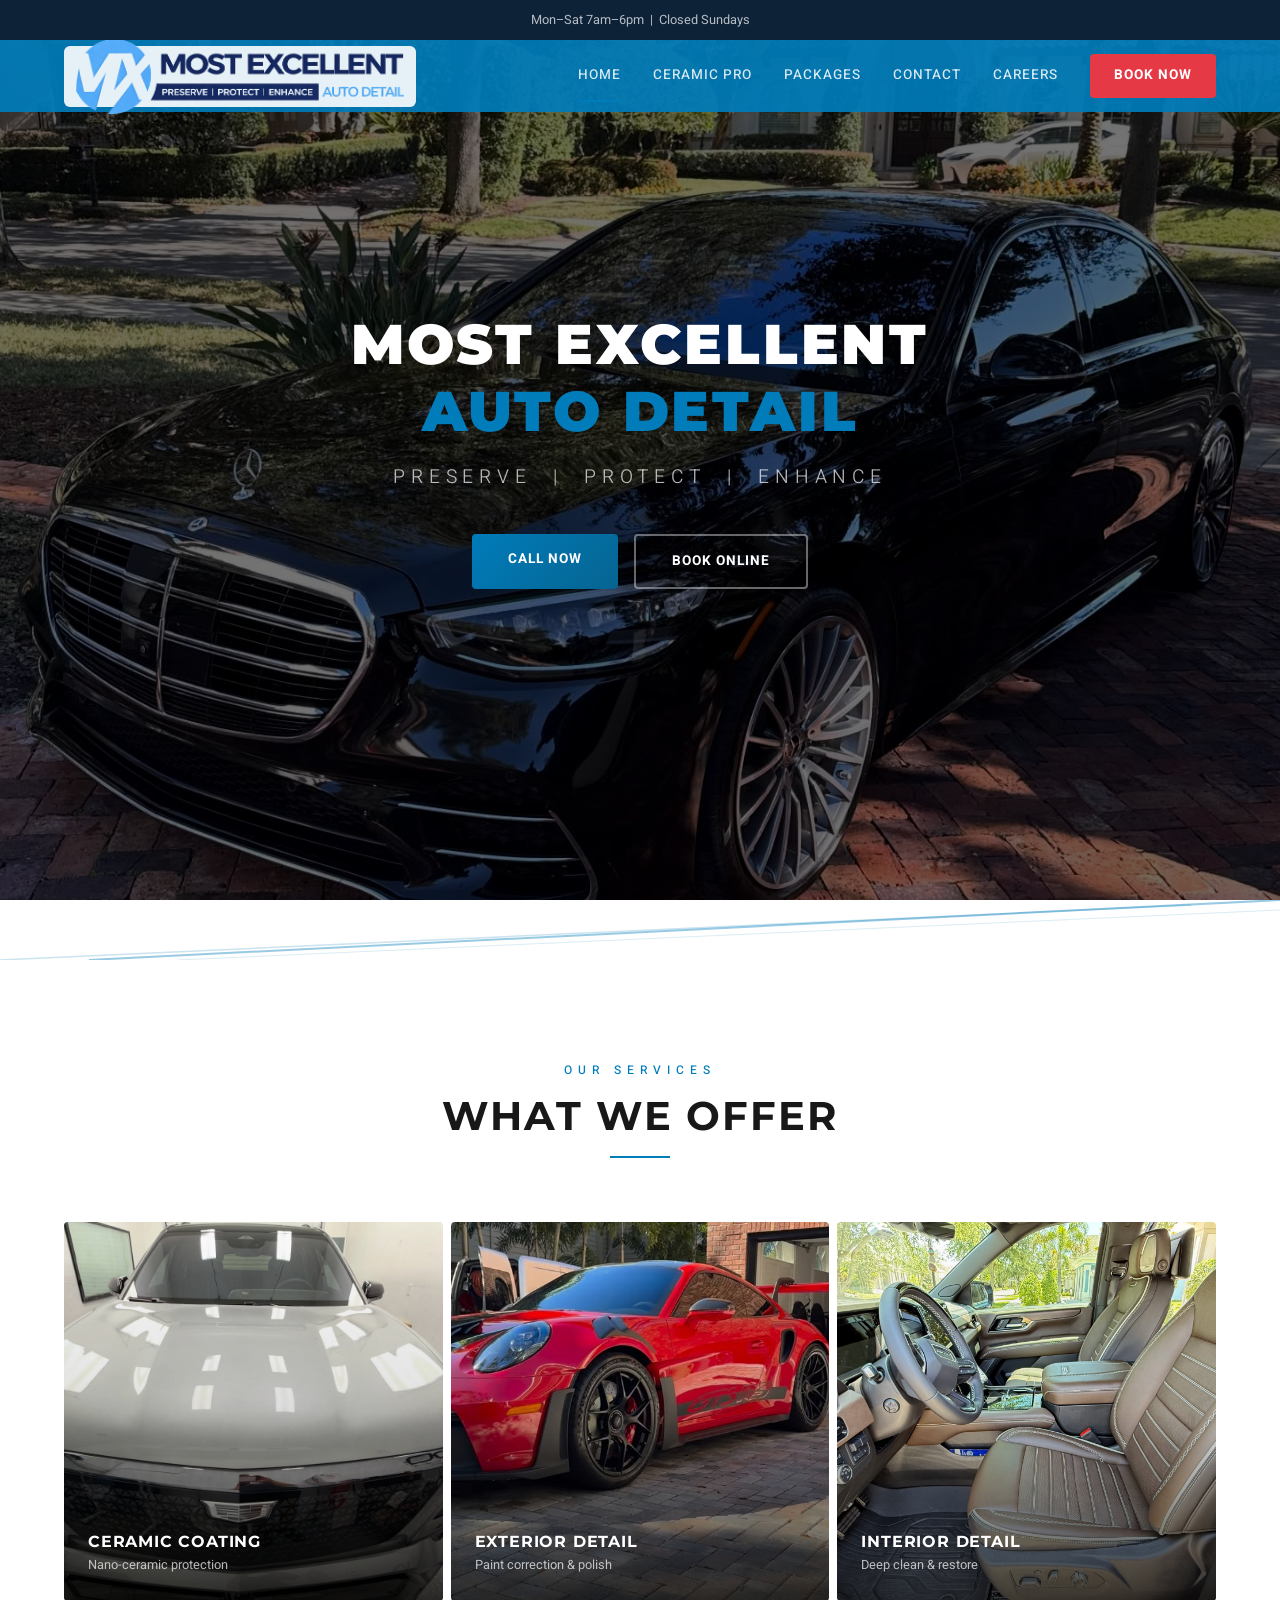
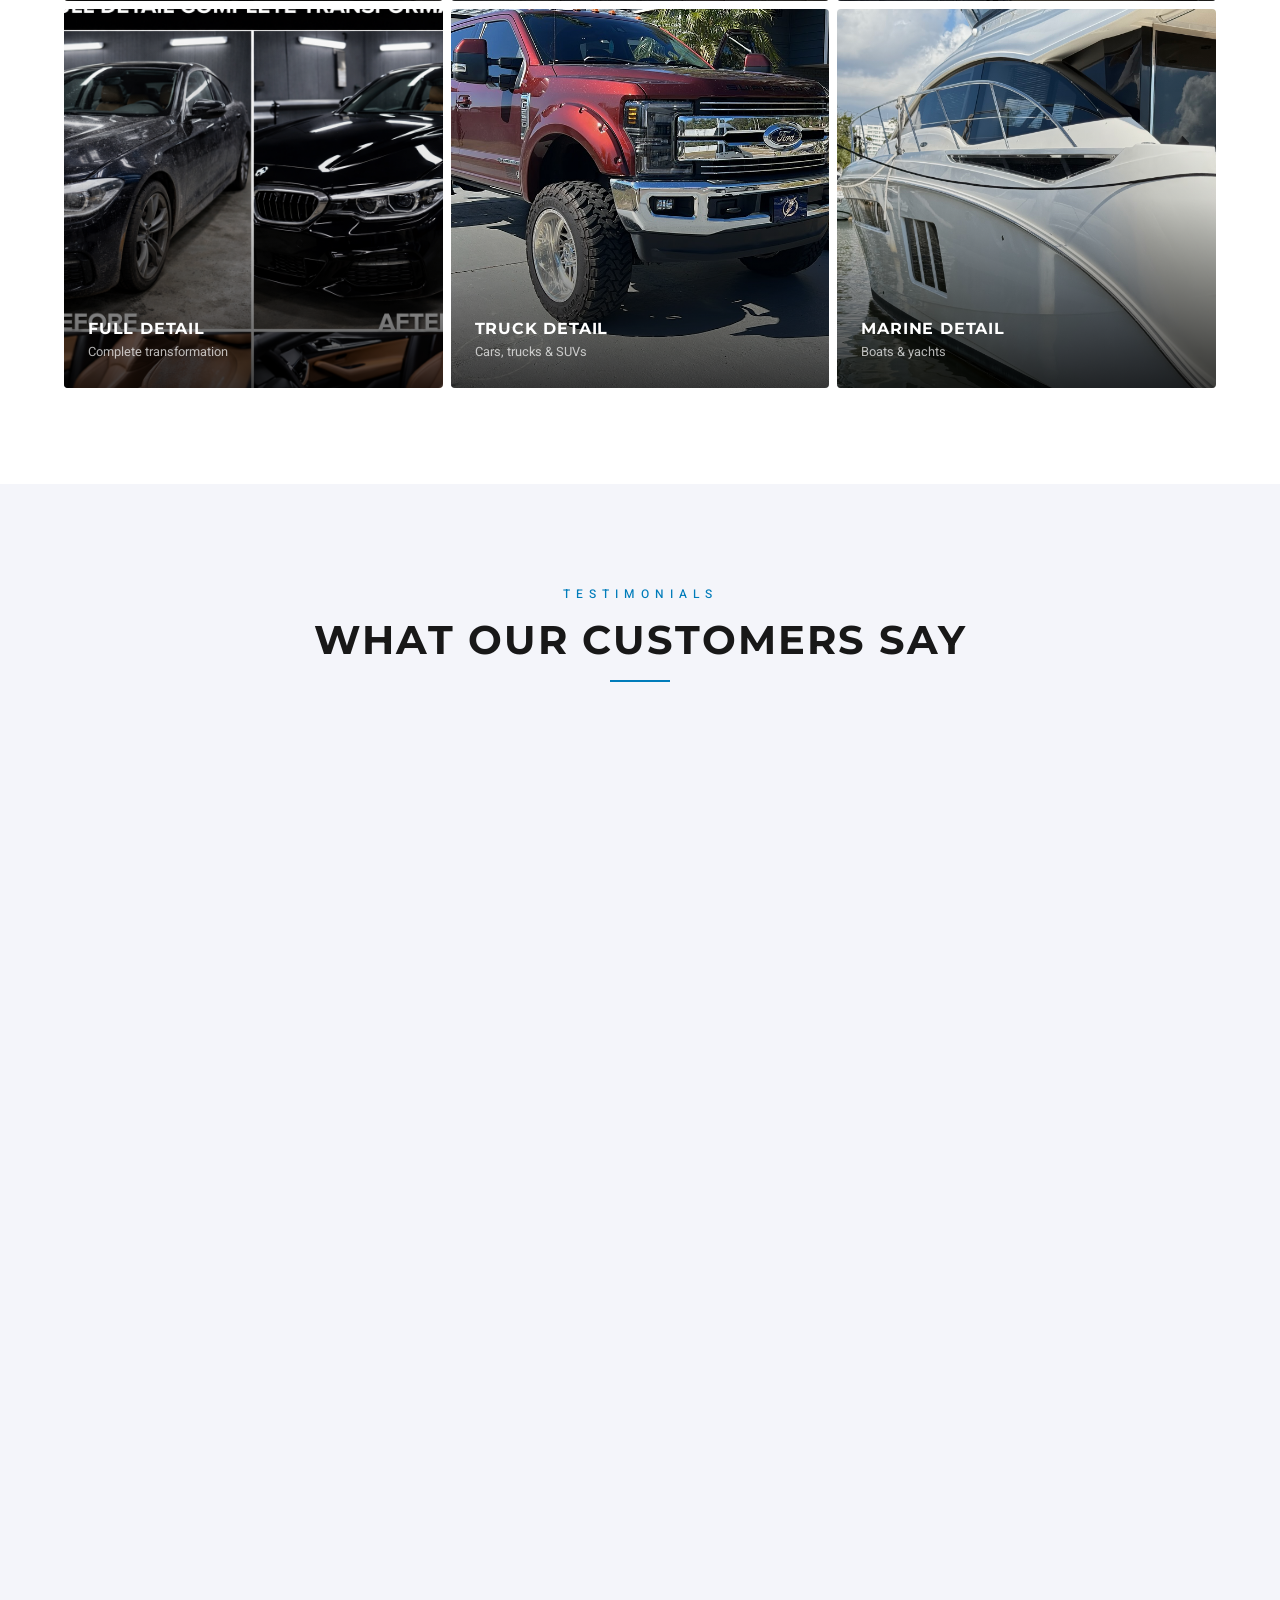
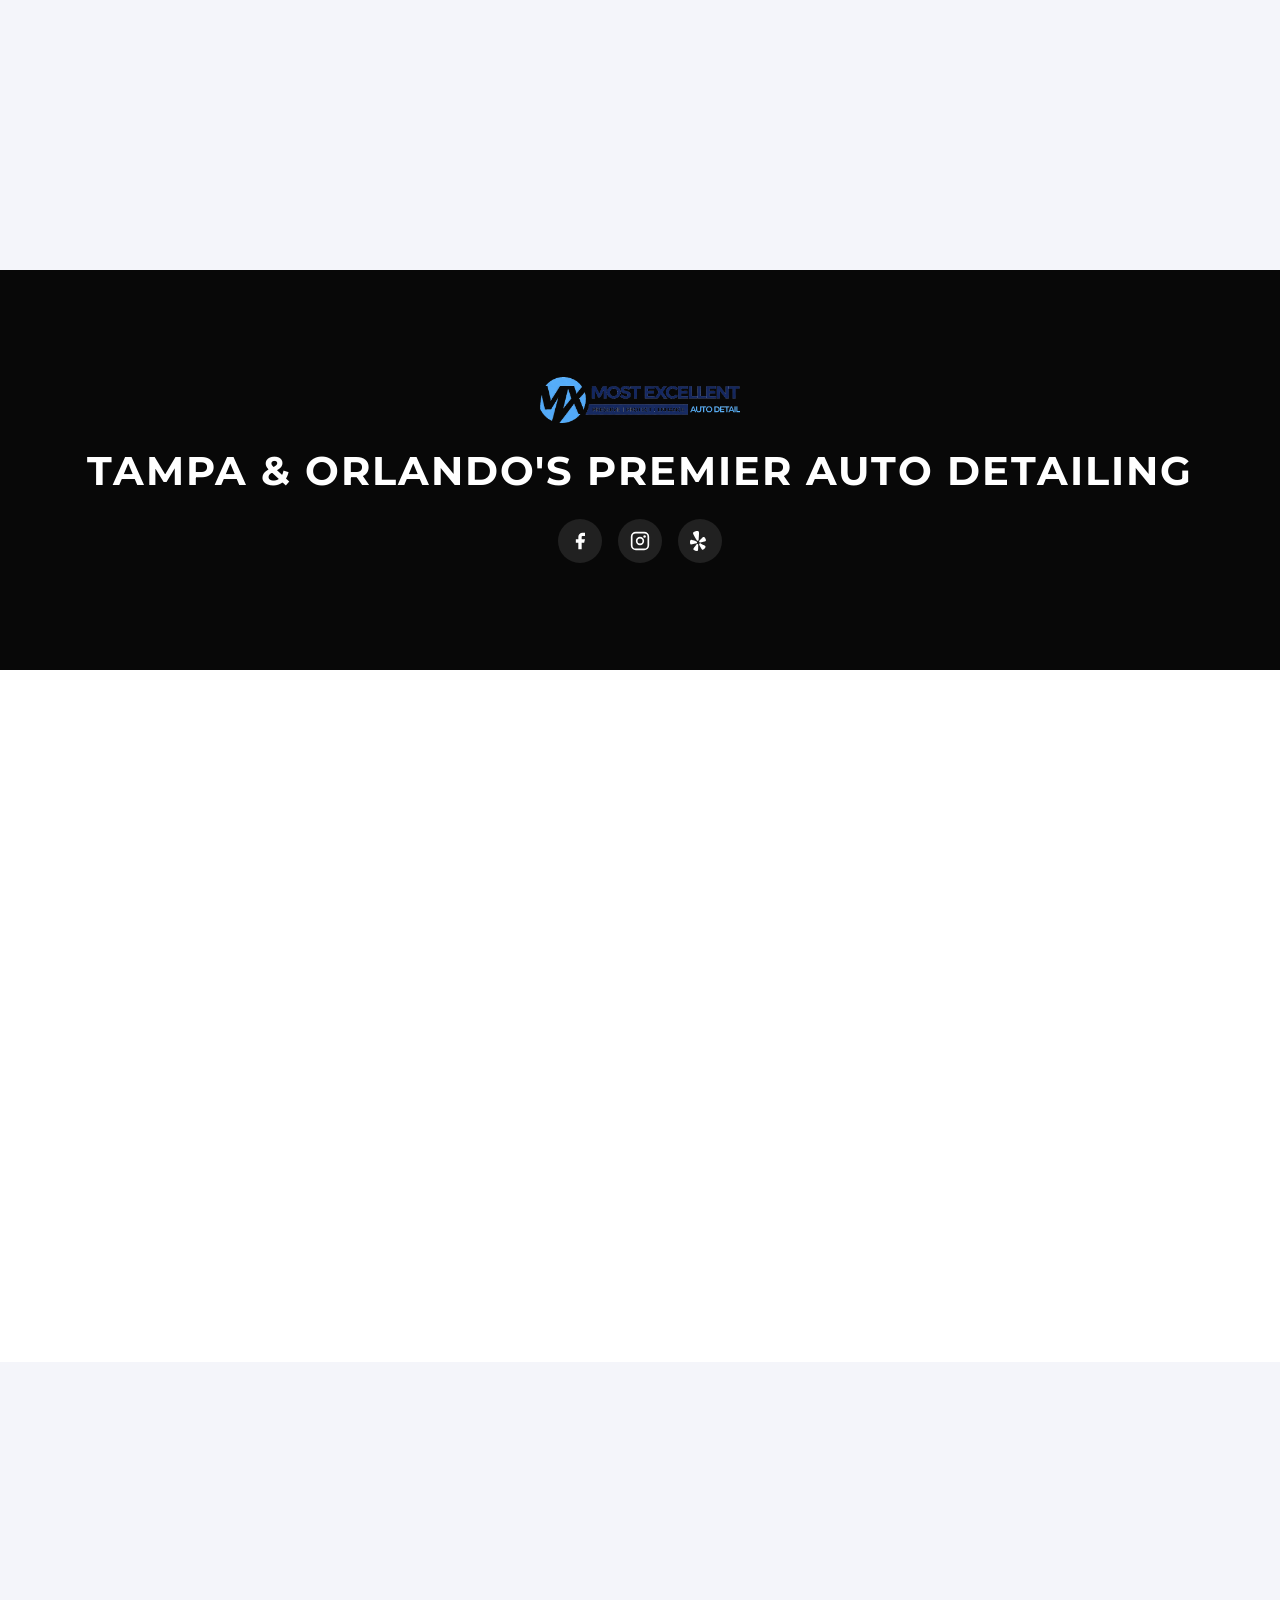
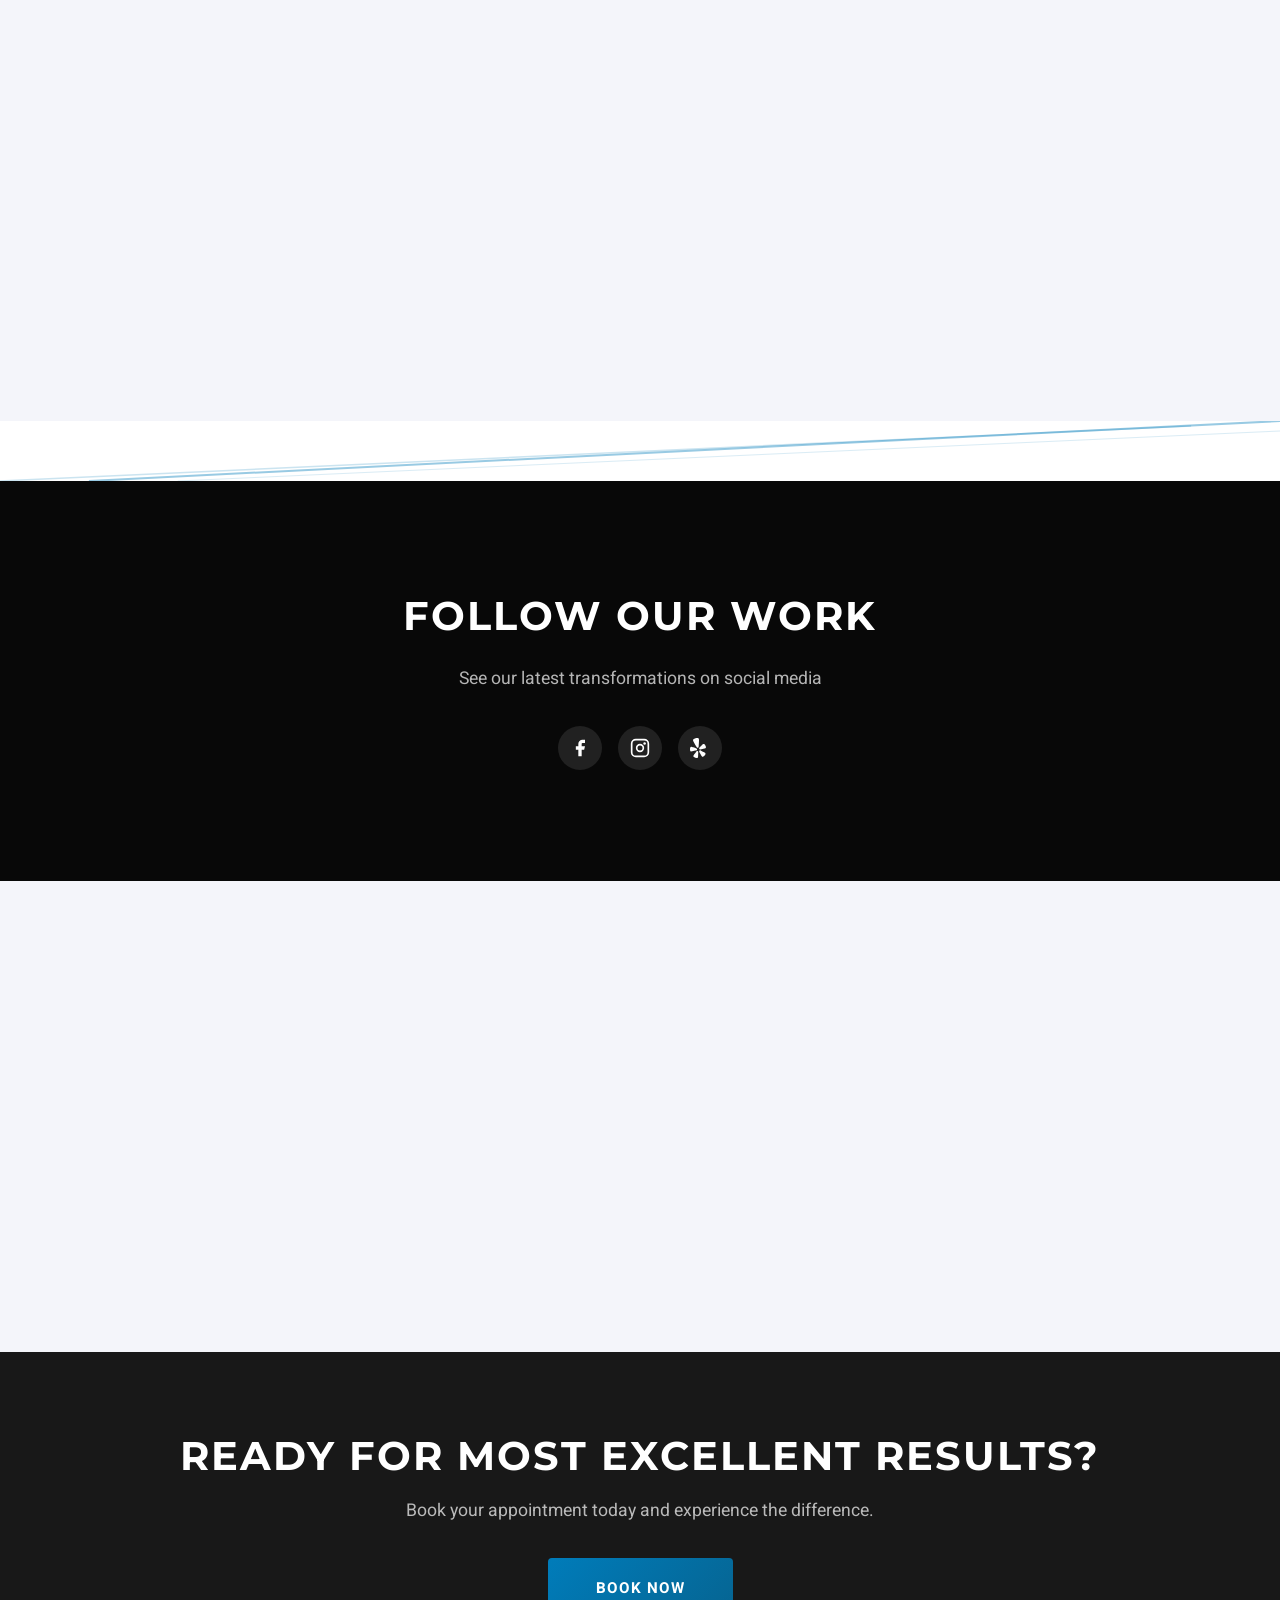
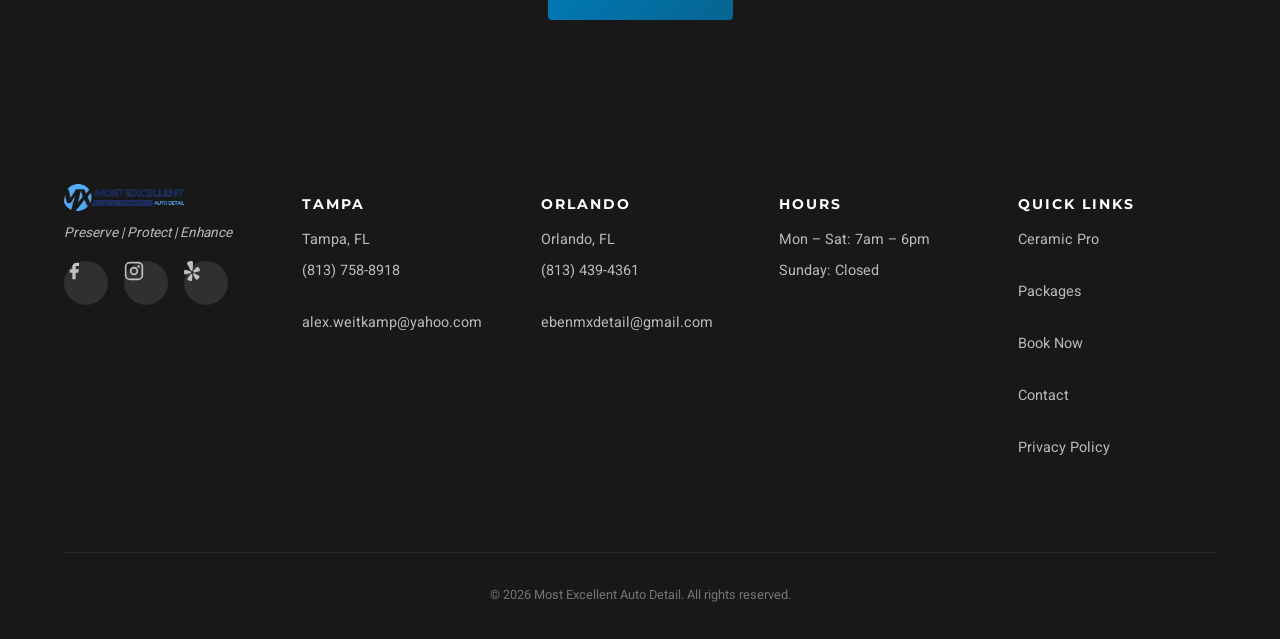
<file: index-original.html>
<!DOCTYPE html>
<html lang="en">
<head>
  <meta charset="UTF-8">
  <meta name="viewport" content="width=device-width, initial-scale=1.0">
  <title>Most Excellent Auto Detail · Tampa & Orlando's Premier Detailing</title>
  <meta name="description" content="Professional auto detailing, ceramic coating, and paint protection in Tampa & Orlando. Ceramic Pro certified. Book your detail today.">
  <link rel="canonical" href="https://mxdetail.com/">

  <!-- Open Graph -->
  <meta property="og:title" content="Most Excellent Auto Detail · Tampa & Orlando's Premier Detailing">
  <meta property="og:description" content="Professional auto detailing, ceramic coating, and paint protection in Tampa & Orlando. Ceramic Pro certified.">
  <meta property="og:image" content="https://mxdetail.com/assets/images/og-image.jpg">
  <meta property="og:url" content="https://mxdetail.com/">
  <meta property="og:type" content="website">
  <meta name="twitter:card" content="summary_large_image">

  <!-- Fonts -->
  <link rel="preconnect" href="https://fonts.googleapis.com">
  <link rel="preconnect" href="https://fonts.gstatic.com" crossorigin>
  <link href="https://fonts.googleapis.com/css2?family=Montserrat:wght@700;900&family=Heebo:wght@300;400;500;700&display=swap" rel="stylesheet">

  <!-- Styles -->
  <link rel="stylesheet" href="css/style.css">

  <!-- Schema Markup -->
  <script type="application/ld+json">
  {
    "@context": "https://schema.org",
    "@type": "AutoRepair",
    "name": "Most Excellent Auto Detail",
    "alternateName": "MX Detail",
    "url": "https://mxdetail.com",
    "description": "Professional auto detailing, ceramic coating, and paint protection serving Tampa and Orlando, FL.",
    "telephone": ["+1-813-758-8918", "+1-813-439-4361"],
    "openingHoursSpecification": {
      "@type": "OpeningHoursSpecification",
      "dayOfWeek": ["Monday","Tuesday","Wednesday","Thursday","Friday","Saturday"],
      "opens": "07:00",
      "closes": "18:00"
    },
    "address": [
      {
        "@type": "PostalAddress",
        "addressLocality": "Tampa",
        "addressRegion": "FL",
        "addressCountry": "US"
      },
      {
        "@type": "PostalAddress",
        "addressLocality": "Orlando",
        "addressRegion": "FL",
        "addressCountry": "US"
      }
    ],
    "sameAs": [
      "https://facebook.com/mostexcellentdetail/",
      "https://instagram.com/officialmxdetail/",
      "https://yelp.com/biz/most-excellent-auto-detailing-orlando"
    ],
    "hasOfferCatalog": {
      "@type": "OfferCatalog",
      "name": "Auto Detailing Services",
      "itemListElement": [
        {"@type": "Offer", "itemOffered": {"@type": "Service", "name": "Ceramic Pro Coating"}},
        {"@type": "Offer", "itemOffered": {"@type": "Service", "name": "Exterior Detailing"}},
        {"@type": "Offer", "itemOffered": {"@type": "Service", "name": "Interior Detailing"}},
        {"@type": "Offer", "itemOffered": {"@type": "Service", "name": "Full Detail"}},
        {"@type": "Offer", "itemOffered": {"@type": "Service", "name": "Maintenance Detail"}},
        {"@type": "Offer", "itemOffered": {"@type": "Service", "name": "Mobile Detailing"}}
      ]
    }
  }
  </script>
</head>
<body>

  <!-- Skip Navigation -->
  <a href="#main-content" class="skip-link">Skip to main content</a>

  <!-- ═══ SECTION 1: Top Info Bar ═══ -->
  <div class="top-bar" role="complementary" aria-label="Business hours">
    <div class="container">
      <span class="top-bar-hours">Mon–Sat 7am–6pm &nbsp;|&nbsp; Closed Sundays</span>
    </div>
  </div>

  <!-- ═══ SECTION 2: Navbar ═══ -->
  <nav class="navbar" role="navigation" aria-label="Main navigation">
    <div class="container">
      <a href="index.html" class="nav-logo" aria-label="MX Detail Home">
        <!-- Replace with logo image when available -->
        <img src="assets/images/logo.png" alt="Most Excellent Auto Detail" class="nav-logo-img">
      </a>
      <div class="nav-links" id="navLinks">
        <a href="index.html" class="active">Home</a>
        <a href="ceramic-pro.html">Ceramic Pro</a>
        <a href="packages.html">Packages</a>
        <a href="contact.html">Contact</a>
        <a href="application.html">Careers</a>
        <a href="book-now.html" class="nav-cta">Book Now</a>
      </div>
      <button class="nav-toggle" id="navToggle" aria-label="Toggle navigation" aria-expanded="false" aria-controls="mobileMenu">
        <span></span>
        <span></span>
        <span></span>
      </button>
    </div>
  </nav>

  <!-- Mobile Menu Overlay -->
  <div class="mobile-menu-overlay" id="mobileMenu" role="dialog" aria-label="Mobile menu">
    <nav class="mobile-menu-nav">
      <a href="index.html">Home</a>
      <a href="ceramic-pro.html">Ceramic Pro</a>
      <a href="packages.html">Packages</a>
      <a href="contact.html">Contact</a>
      <a href="book-now.html">Book Now</a>
      <a href="application.html">Careers</a>
    </nav>
  </div>

  <main id="main-content">

    <!-- ═══ SECTION 3: Hero Slideshow ═══ -->
    <section class="hero" aria-label="Hero">
      <div class="hero-slideshow">
        <div class="hero-slide active" style="background-image: url('assets/images/hero-mercedes-mansion.jpg');"></div>
        <div class="hero-slide" style="background-image: url('assets/images/hero-white-corvette.jpg');"></div>
        <div class="hero-slide" style="background-image: url('assets/images/hero-red-corvette.jpg');"></div>
        <div class="hero-slide" style="background-image: url('assets/images/hero-blue-denali.jpg');"></div>
        <div class="hero-slide" style="background-image: url('assets/images/hero-corvette.jpg');"></div>
      </div>
      <div class="hero-overlay"></div>
      <div class="hero-content container">
        <h1>Most Excellent <span class="accent">Auto Detail</span></h1>
        <p class="hero-tagline">Preserve &nbsp;|&nbsp; Protect &nbsp;|&nbsp; Enhance</p>
        <div class="btn-group">
          <a href="tel:8137588918" class="btn btn-primary">Call Now</a>
          <a href="book-now.html" class="btn btn-outline">Book Online</a>
        </div>
      </div>
    </section>

    <!-- ═══ SECTION 4: Diagonal Divider ═══ -->
    <div class="divider-diagonal" aria-hidden="true">
      <svg viewBox="0 0 1440 60" preserveAspectRatio="none">
        <line x1="100" y1="60" x2="1440" y2="0" stroke="#007cba" stroke-width="2" opacity="0.4"/>
        <line x1="0" y1="60" x2="1340" y2="5" stroke="#007cba" stroke-width="1.5" opacity="0.2"/>
        <line x1="200" y1="60" x2="1440" y2="10" stroke="#007cba" stroke-width="1" opacity="0.15"/>
      </svg>
    </div>

    <!-- ═══ SECTION 5: Services Gallery ═══ -->
    <section class="section" id="services" aria-label="Our Services">
      <div class="container">
        <div class="text-center">
          <span class="section-badge">Our Services</span>
          <h2>What We Offer</h2>
          <div class="section-divider"></div>
        </div>
        <div class="gallery-grid">
          <a href="ceramic-pro.html" class="gallery-card fade-up">
            <img src="assets/images/gallery-cadillac-shop.jpg" alt="Cadillac with mirror finish after ceramic coating in MX Detail shop" width="400" height="400" loading="lazy">
            <div class="gallery-overlay">
              <h3>Ceramic Coating</h3>
              <p>Nano-ceramic protection</p>
            </div>
          </a>
          <a href="packages.html#exterior" class="gallery-card fade-up">
            <img src="assets/images/gallery-porsche-gt3rs.jpg" alt="Red Porsche GT3 RS with flawless paint on paver driveway" width="400" height="400" loading="lazy">
            <div class="gallery-overlay">
              <h3>Exterior Detail</h3>
              <p>Paint correction &amp; polish</p>
            </div>
          </a>
          <a href="packages.html#interior" class="gallery-card fade-up">
            <img src="assets/images/gallery-red-interior.jpg" alt="Pristine red and black leather interior after full detail" width="400" height="400" loading="lazy">
            <div class="gallery-overlay">
              <h3>Interior Detail</h3>
              <p>Deep clean & restore</p>
            </div>
          </a>
          <a href="packages.html#full-detail" class="gallery-card fade-up">
            <img src="assets/images/gallery-full-detail.png" alt="Full detail before and after transformation on BMW" width="400" height="400" loading="lazy">
            <div class="gallery-overlay">
              <h3>Full Detail</h3>
              <p>Complete transformation</p>
            </div>
          </a>
          <a href="packages.html#exterior" class="gallery-card fade-up">
            <img src="assets/images/gallery-red-truck.jpg" alt="Red Ford truck freshly detailed with polished wheels" width="400" height="400" loading="lazy">
            <div class="gallery-overlay">
              <h3>Truck Detail</h3>
              <p>Cars, trucks &amp; SUVs</p>
            </div>
          </a>
          <a href="packages.html#specialty" class="gallery-card fade-up">
            <img src="assets/images/gallery-yacht-detail.jpg" alt="Luxury yacht with gleaming hull after marine detailing" width="400" height="400" loading="lazy">
            <div class="gallery-overlay">
              <h3>Marine Detail</h3>
              <p>Boats &amp; yachts</p>
            </div>
          </a>
        </div>
      </div>
    </section>

    <!-- ═══ SECTION 6: Reviews Placeholder ═══ -->
    <section class="section section-light reviews-section" id="reviews" aria-label="Customer Reviews">
      <div class="container">
        <div class="text-center">
          <span class="section-badge">Testimonials</span>
          <h2>What Our Customers Say</h2>
          <div class="section-divider"></div>
        </div>
        <!-- Elfsight widget container — uncomment and add widget ID when ready -->
        <!-- <div class="elfsight-app-XXXXXXXX" data-elfsight-app-lazy></div> -->
        <!-- <script src="https://static.elfsight.com/platform/platform.js" async></script> -->

        <!-- Placeholder review cards -->
        <div class="reviews-grid">
          <div class="review-card fade-up">
            <div class="review-stars">★★★★★</div>
            <p class="review-text">"Best detailing service in Tampa. My car has never looked better. The ceramic coating is absolutely incredible — water just beads right off."</p>
            <p class="review-author">— Tampa Customer</p>
          </div>
          <div class="review-card fade-up">
            <div class="review-stars">★★★★★</div>
            <p class="review-text">"The mobile detailing service is so convenient. They came right to my office and the results were outstanding. Highly recommend MX Detail!"</p>
            <p class="review-author">— Orlando Customer</p>
          </div>
          <div class="review-card fade-up">
            <div class="review-stars">★★★★★</div>
            <p class="review-text">"Professional, thorough, and meticulous. They treated my car like it was their own. Will definitely be coming back for regular maintenance."</p>
            <p class="review-author">— Satisfied Client</p>
          </div>
        </div>
      </div>
    </section>

    <!-- ═══ SECTION 7: Parallax CTA ═══ -->
    <section class="parallax-cta" style="background-image: url('assets/images/parallax-tesla-coating.jpg');" aria-label="Call to action">
      <div class="parallax-overlay"></div>
      <div class="parallax-content container">
        <!-- Replace with logo when available -->
        <img src="assets/images/logo.png" alt="MX Detail logo" class="parallax-logo" loading="lazy">
        <h2>Tampa & Orlando's Premier Auto Detailing</h2>
        <div class="social-icons">
          <a href="https://facebook.com/mostexcellentdetail/" target="_blank" rel="noopener noreferrer" aria-label="Facebook">
            <svg viewBox="0 0 24 24"><path d="M18 2h-3a5 5 0 00-5 5v3H7v4h3v8h4v-8h3l1-4h-4V7a1 1 0 011-1h3z"/></svg>
          </a>
          <a href="https://instagram.com/officialmxdetail/" target="_blank" rel="noopener noreferrer" aria-label="Instagram">
            <svg viewBox="0 0 24 24"><rect x="2" y="2" width="20" height="20" rx="5" ry="5" fill="none" stroke="currentColor" stroke-width="2"/><circle cx="12" cy="12" r="4" fill="none" stroke="currentColor" stroke-width="2"/><circle cx="17.5" cy="6.5" r="1.5" fill="currentColor"/></svg>
          </a>
          <a href="https://yelp.com/biz/most-excellent-auto-detailing-orlando" target="_blank" rel="noopener noreferrer" aria-label="Yelp">
            <svg viewBox="0 0 16 16"><path d="m4.188 10.095.736-.17.073-.02A.813.813 0 0 0 5.45 8.65a1 1 0 0 0-.3-.258 3 3 0 0 0-.428-.198l-.808-.295a76 76 0 0 0-1.364-.493C2.253 7.3 2 7.208 1.783 7.14c-.041-.013-.087-.025-.124-.038a2.1 2.1 0 0 0-.606-.116.72.72 0 0 0-.572.245 2 2 0 0 0-.105.132 1.6 1.6 0 0 0-.155.309c-.15.443-.225.908-.22 1.376.002.423.013.966.246 1.334a.8.8 0 0 0 .22.24c.166.114.333.129.507.141.26.019.513-.045.764-.103l2.447-.566zm8.219-3.911a4.2 4.2 0 0 0-.8-1.14 1.6 1.6 0 0 0-.275-.21 2 2 0 0 0-.15-.073.72.72 0 0 0-.621.031c-.142.07-.294.182-.496.37-.028.028-.063.06-.094.089-.167.156-.353.35-.574.575q-.51.516-1.01 1.042l-.598.62a3 3 0 0 0-.298.365 1 1 0 0 0-.157.364.8.8 0 0 0 .007.301q0 .007.003.013a.81.81 0 0 0 .945.616l.074-.014 3.185-.736c.251-.058.506-.112.732-.242.151-.088.295-.175.394-.35a.8.8 0 0 0 .093-.313c.05-.434-.178-.927-.36-1.308M6.706 7.523c.23-.29.23-.722.25-1.075.07-1.181.143-2.362.201-3.543.022-.448.07-.89.044-1.34-.022-.372-.025-.799-.26-1.104C6.528-.077 5.644-.033 5.04.05q-.278.038-.553.104a8 8 0 0 0-.543.149c-.58.19-1.393.537-1.53 1.204-.078.377.106.763.249 1.107.173.417.41.792.625 1.185.57 1.036 1.15 2.066 1.728 3.097.172.308.36.697.695.857q.033.015.068.025c.15.057.313.068.469.032l.028-.007a.8.8 0 0 0 .377-.226zm-.276 3.161a.74.74 0 0 0-.923-.234 1 1 0 0 0-.145.09 2 2 0 0 0-.346.354c-.026.033-.05.077-.08.104l-.512.705q-.435.591-.861 1.193c-.185.26-.346.479-.472.673l-.072.11c-.152.235-.238.406-.282.559a.7.7 0 0 0-.03.314c.013.11.05.217.108.312q.046.07.1.138a1.6 1.6 0 0 0 .257.237 4.5 4.5 0 0 0 2.196.76 1.6 1.6 0 0 0 .349-.027 2 2 0 0 0 .163-.048.8.8 0 0 0 .278-.178.7.7 0 0 0 .17-.266c.059-.147.098-.335.123-.613l.012-.13c.02-.231.03-.502.045-.821q.037-.735.06-1.469l.033-.87a2.1 2.1 0 0 0-.055-.623 1 1 0 0 0-.117-.27Zm5.783 1.362a2.2 2.2 0 0 0-.498-.378l-.112-.067c-.199-.12-.438-.246-.719-.398q-.644-.353-1.295-.695l-.767-.407c-.04-.012-.08-.04-.118-.059a2 2 0 0 0-.466-.166 1 1 0 0 0-.17-.018.74.74 0 0 0-.725.616 1 1 0 0 0 .01.293c.038.204.13.406.224.583l.41.768q.341.65.696 1.294c.152.28.28.52.398.719q.036.057.068.112c.145.239.261.39.379.497a.73.73 0 0 0 .596.201 2 2 0 0 0 .168-.029 1.6 1.6 0 0 0 .325-.129 4 4 0 0 0 .855-.64c.306-.3.577-.63.788-1.006q.045-.08.076-.165a2 2 0 0 0 .051-.161q.019-.083.029-.168a.8.8 0 0 0-.038-.327.7.7 0 0 0-.165-.27"/></svg>
          </a>
        </div>
      </div>
    </section>

    <!-- ═══ SECTION 8: About Section ═══ -->
    <section class="section" id="about" aria-label="About Us">
      <div class="container">
        <div class="split-section">
          <div class="split-image fade-up">
            <img src="assets/images/about-team-member.jpg" alt="MX Detail team member" width="600" height="500" loading="lazy">
          </div>
          <div class="split-text fade-up">
            <span class="section-badge">About Us</span>
            <h2>Most Excellent Auto Detail</h2>
            <p>Serving the Tampa Bay and Central Florida area, MX Detail delivers premium auto detailing with meticulous attention to every surface. Our team of certified professionals uses industry-leading products and techniques to preserve, protect, and enhance your vehicle.</p>
            <p>From Ceramic Pro nano-ceramic coatings to full interior restorations, we treat every vehicle like it's our own. Fully insured and equipped with steam machines, extractors, and professional-grade tools for the best results.</p>
            <a href="contact.html" class="btn btn-primary">Get In Touch</a>
          </div>
        </div>
      </div>
    </section>

    <!-- ═══ SECTION 9: Certifications ═══ -->
    <section class="section section-light" id="certifications" aria-label="Certifications">
      <div class="container">
        <div class="split-section reverse">
          <div class="split-text fade-up">
            <span class="section-badge">Certified</span>
            <h2>Ceramic Pro Certified Installer</h2>
            <p>MX Detail is an authorized Ceramic Pro installer, providing industry-leading nano-ceramic coating technology backed by manufacturer warranty. Our technicians have completed rigorous training to deliver perfect results every time.</p>
            <p>Trust your vehicle to certified professionals who stand behind their work with guaranteed quality and lasting protection.</p>
            <a href="ceramic-pro.html" class="btn btn-primary">Learn About Ceramic Pro</a>
          </div>
          <div class="split-image fade-up">
            <img src="assets/images/aston-wheel-detail.jpg" alt="Aston Martin wheel detail with red calipers showcasing quality finish" width="600" height="500" loading="lazy">
          </div>
        </div>
      </div>
    </section>

    <!-- ═══ SECTION 10: Diagonal Divider ═══ -->
    <div class="divider-diagonal" aria-hidden="true">
      <svg viewBox="0 0 1440 60" preserveAspectRatio="none">
        <line x1="100" y1="60" x2="1440" y2="0" stroke="#007cba" stroke-width="2" opacity="0.4"/>
        <line x1="0" y1="60" x2="1340" y2="5" stroke="#007cba" stroke-width="1.5" opacity="0.2"/>
        <line x1="200" y1="60" x2="1440" y2="10" stroke="#007cba" stroke-width="1" opacity="0.15"/>
      </svg>
    </div>

    <!-- ═══ SECTION 11: Social Parallax ═══ -->
    <section class="parallax-cta" style="background-image: url('assets/images/parallax-dark-suv.jpg');" aria-label="Social media">
      <div class="parallax-overlay"></div>
      <div class="parallax-content container">
        <h2>Follow Our Work</h2>
        <p>See our latest transformations on social media</p>
        <div class="social-icons">
          <a href="https://facebook.com/mostexcellentdetail/" target="_blank" rel="noopener noreferrer" aria-label="Facebook">
            <svg viewBox="0 0 24 24"><path d="M18 2h-3a5 5 0 00-5 5v3H7v4h3v8h4v-8h3l1-4h-4V7a1 1 0 011-1h3z"/></svg>
          </a>
          <a href="https://instagram.com/officialmxdetail/" target="_blank" rel="noopener noreferrer" aria-label="Instagram">
            <svg viewBox="0 0 24 24"><rect x="2" y="2" width="20" height="20" rx="5" ry="5" fill="none" stroke="currentColor" stroke-width="2"/><circle cx="12" cy="12" r="4" fill="none" stroke="currentColor" stroke-width="2"/><circle cx="17.5" cy="6.5" r="1.5" fill="currentColor"/></svg>
          </a>
          <a href="https://yelp.com/biz/most-excellent-auto-detailing-orlando" target="_blank" rel="noopener noreferrer" aria-label="Yelp">
            <svg viewBox="0 0 16 16"><path d="m4.188 10.095.736-.17.073-.02A.813.813 0 0 0 5.45 8.65a1 1 0 0 0-.3-.258 3 3 0 0 0-.428-.198l-.808-.295a76 76 0 0 0-1.364-.493C2.253 7.3 2 7.208 1.783 7.14c-.041-.013-.087-.025-.124-.038a2.1 2.1 0 0 0-.606-.116.72.72 0 0 0-.572.245 2 2 0 0 0-.105.132 1.6 1.6 0 0 0-.155.309c-.15.443-.225.908-.22 1.376.002.423.013.966.246 1.334a.8.8 0 0 0 .22.24c.166.114.333.129.507.141.26.019.513-.045.764-.103l2.447-.566zm8.219-3.911a4.2 4.2 0 0 0-.8-1.14 1.6 1.6 0 0 0-.275-.21 2 2 0 0 0-.15-.073.72.72 0 0 0-.621.031c-.142.07-.294.182-.496.37-.028.028-.063.06-.094.089-.167.156-.353.35-.574.575q-.51.516-1.01 1.042l-.598.62a3 3 0 0 0-.298.365 1 1 0 0 0-.157.364.8.8 0 0 0 .007.301q0 .007.003.013a.81.81 0 0 0 .945.616l.074-.014 3.185-.736c.251-.058.506-.112.732-.242.151-.088.295-.175.394-.35a.8.8 0 0 0 .093-.313c.05-.434-.178-.927-.36-1.308M6.706 7.523c.23-.29.23-.722.25-1.075.07-1.181.143-2.362.201-3.543.022-.448.07-.89.044-1.34-.022-.372-.025-.799-.26-1.104C6.528-.077 5.644-.033 5.04.05q-.278.038-.553.104a8 8 0 0 0-.543.149c-.58.19-1.393.537-1.53 1.204-.078.377.106.763.249 1.107.173.417.41.792.625 1.185.57 1.036 1.15 2.066 1.728 3.097.172.308.36.697.695.857q.033.015.068.025c.15.057.313.068.469.032l.028-.007a.8.8 0 0 0 .377-.226zm-.276 3.161a.74.74 0 0 0-.923-.234 1 1 0 0 0-.145.09 2 2 0 0 0-.346.354c-.026.033-.05.077-.08.104l-.512.705q-.435.591-.861 1.193c-.185.26-.346.479-.472.673l-.072.11c-.152.235-.238.406-.282.559a.7.7 0 0 0-.03.314c.013.11.05.217.108.312q.046.07.1.138a1.6 1.6 0 0 0 .257.237 4.5 4.5 0 0 0 2.196.76 1.6 1.6 0 0 0 .349-.027 2 2 0 0 0 .163-.048.8.8 0 0 0 .278-.178.7.7 0 0 0 .17-.266c.059-.147.098-.335.123-.613l.012-.13c.02-.231.03-.502.045-.821q.037-.735.06-1.469l.033-.87a2.1 2.1 0 0 0-.055-.623 1 1 0 0 0-.117-.27Zm5.783 1.362a2.2 2.2 0 0 0-.498-.378l-.112-.067c-.199-.12-.438-.246-.719-.398q-.644-.353-1.295-.695l-.767-.407c-.04-.012-.08-.04-.118-.059a2 2 0 0 0-.466-.166 1 1 0 0 0-.17-.018.74.74 0 0 0-.725.616 1 1 0 0 0 .01.293c.038.204.13.406.224.583l.41.768q.341.65.696 1.294c.152.28.28.52.398.719q.036.057.068.112c.145.239.261.39.379.497a.73.73 0 0 0 .596.201 2 2 0 0 0 .168-.029 1.6 1.6 0 0 0 .325-.129 4 4 0 0 0 .855-.64c.306-.3.577-.63.788-1.006q.045-.08.076-.165a2 2 0 0 0 .051-.161q.019-.083.029-.168a.8.8 0 0 0-.038-.327.7.7 0 0 0-.165-.27"/></svg>
          </a>
        </div>
      </div>
    </section>

    <!-- ═══ SECTION 12: Testimonial ═══ -->
    <section class="section testimonial-section" aria-label="Featured testimonial">
      <div class="container">
        <div class="testimonial-card fade-up">
          <div class="review-stars" style="font-size: 1.5rem; margin-bottom: 24px;">★★★★★</div>
          <p class="testimonial-quote">"MX Detail transformed my vehicle. The ceramic coating they applied made my car look brand new, and months later it still shines like the day I picked it up. The team is professional, knowledgeable, and truly passionate about what they do."</p>
          <p class="testimonial-author">— Satisfied Customer</p>
          <p class="testimonial-role">Tampa, FL</p>
        </div>
      </div>
    </section>

    <!-- ═══ SECTION 13: Banner CTA ═══ -->
    <section class="banner-cta" aria-label="Book now">
      <div class="container">
        <h2>Ready for Most Excellent Results?</h2>
        <p>Book your appointment today and experience the difference.</p>
        <a href="book-now.html" class="btn btn-primary btn-lg">Book Now</a>
      </div>
    </section>

  </main>

  <!-- ═══ SECTION 14: Footer ═══ -->
  <footer class="footer" role="contentinfo">
    <div class="container">
      <div class="footer-grid">
        <!-- Column 1: Brand -->
        <div class="footer-col footer-col-brand">
          <div class="footer-logo">
            <img src="assets/images/logo.png" alt="Most Excellent Auto Detail" class="nav-logo-img">
          </div>
          <p class="tagline">Preserve | Protect | Enhance</p>
          <div class="social-icons">
            <a href="https://facebook.com/mostexcellentdetail/" target="_blank" rel="noopener noreferrer" aria-label="Facebook">
              <svg viewBox="0 0 24 24"><path d="M18 2h-3a5 5 0 00-5 5v3H7v4h3v8h4v-8h3l1-4h-4V7a1 1 0 011-1h3z"/></svg>
            </a>
            <a href="https://instagram.com/officialmxdetail/" target="_blank" rel="noopener noreferrer" aria-label="Instagram">
              <svg viewBox="0 0 24 24"><rect x="2" y="2" width="20" height="20" rx="5" ry="5" fill="none" stroke="currentColor" stroke-width="2"/><circle cx="12" cy="12" r="4" fill="none" stroke="currentColor" stroke-width="2"/><circle cx="17.5" cy="6.5" r="1.5" fill="currentColor"/></svg>
            </a>
            <a href="https://yelp.com/biz/most-excellent-auto-detailing-orlando" target="_blank" rel="noopener noreferrer" aria-label="Yelp">
              <svg viewBox="0 0 16 16"><path d="m4.188 10.095.736-.17.073-.02A.813.813 0 0 0 5.45 8.65a1 1 0 0 0-.3-.258 3 3 0 0 0-.428-.198l-.808-.295a76 76 0 0 0-1.364-.493C2.253 7.3 2 7.208 1.783 7.14c-.041-.013-.087-.025-.124-.038a2.1 2.1 0 0 0-.606-.116.72.72 0 0 0-.572.245 2 2 0 0 0-.105.132 1.6 1.6 0 0 0-.155.309c-.15.443-.225.908-.22 1.376.002.423.013.966.246 1.334a.8.8 0 0 0 .22.24c.166.114.333.129.507.141.26.019.513-.045.764-.103l2.447-.566zm8.219-3.911a4.2 4.2 0 0 0-.8-1.14 1.6 1.6 0 0 0-.275-.21 2 2 0 0 0-.15-.073.72.72 0 0 0-.621.031c-.142.07-.294.182-.496.37-.028.028-.063.06-.094.089-.167.156-.353.35-.574.575q-.51.516-1.01 1.042l-.598.62a3 3 0 0 0-.298.365 1 1 0 0 0-.157.364.8.8 0 0 0 .007.301q0 .007.003.013a.81.81 0 0 0 .945.616l.074-.014 3.185-.736c.251-.058.506-.112.732-.242.151-.088.295-.175.394-.35a.8.8 0 0 0 .093-.313c.05-.434-.178-.927-.36-1.308M6.706 7.523c.23-.29.23-.722.25-1.075.07-1.181.143-2.362.201-3.543.022-.448.07-.89.044-1.34-.022-.372-.025-.799-.26-1.104C6.528-.077 5.644-.033 5.04.05q-.278.038-.553.104a8 8 0 0 0-.543.149c-.58.19-1.393.537-1.53 1.204-.078.377.106.763.249 1.107.173.417.41.792.625 1.185.57 1.036 1.15 2.066 1.728 3.097.172.308.36.697.695.857q.033.015.068.025c.15.057.313.068.469.032l.028-.007a.8.8 0 0 0 .377-.226zm-.276 3.161a.74.74 0 0 0-.923-.234 1 1 0 0 0-.145.09 2 2 0 0 0-.346.354c-.026.033-.05.077-.08.104l-.512.705q-.435.591-.861 1.193c-.185.26-.346.479-.472.673l-.072.11c-.152.235-.238.406-.282.559a.7.7 0 0 0-.03.314c.013.11.05.217.108.312q.046.07.1.138a1.6 1.6 0 0 0 .257.237 4.5 4.5 0 0 0 2.196.76 1.6 1.6 0 0 0 .349-.027 2 2 0 0 0 .163-.048.8.8 0 0 0 .278-.178.7.7 0 0 0 .17-.266c.059-.147.098-.335.123-.613l.012-.13c.02-.231.03-.502.045-.821q.037-.735.06-1.469l.033-.87a2.1 2.1 0 0 0-.055-.623 1 1 0 0 0-.117-.27Zm5.783 1.362a2.2 2.2 0 0 0-.498-.378l-.112-.067c-.199-.12-.438-.246-.719-.398q-.644-.353-1.295-.695l-.767-.407c-.04-.012-.08-.04-.118-.059a2 2 0 0 0-.466-.166 1 1 0 0 0-.17-.018.74.74 0 0 0-.725.616 1 1 0 0 0 .01.293c.038.204.13.406.224.583l.41.768q.341.65.696 1.294c.152.28.28.52.398.719q.036.057.068.112c.145.239.261.39.379.497a.73.73 0 0 0 .596.201 2 2 0 0 0 .168-.029 1.6 1.6 0 0 0 .325-.129 4 4 0 0 0 .855-.64c.306-.3.577-.63.788-1.006q.045-.08.076-.165a2 2 0 0 0 .051-.161q.019-.083.029-.168a.8.8 0 0 0-.038-.327.7.7 0 0 0-.165-.27"/></svg>
            </a>
          </div>
        </div>

        <!-- Column 2: Tampa -->
        <div class="footer-col">
          <h4>Tampa</h4>
          <p>Tampa, FL</p>
          <a href="tel:8137588918">(813) 758-8918</a>
          <a href="mailto:alex.weitkamp@yahoo.com">alex.weitkamp@yahoo.com</a>
        </div>

        <!-- Column 3: Orlando -->
        <div class="footer-col">
          <h4>Orlando</h4>
          <p>Orlando, FL</p>
          <a href="tel:8134394361">(813) 439-4361</a>
          <a href="mailto:ebenmxdetail@gmail.com">ebenmxdetail@gmail.com</a>
        </div>

        <!-- Column 4: Hours -->
        <div class="footer-col">
          <h4>Hours</h4>
          <p>Mon – Sat: 7am – 6pm</p>
          <p>Sunday: Closed</p>
        </div>

        <!-- Column 5: Quick Links -->
        <div class="footer-col">
          <h4>Quick Links</h4>
          <a href="ceramic-pro.html">Ceramic Pro</a>
          <a href="packages.html">Packages</a>
          <a href="book-now.html">Book Now</a>
          <a href="contact.html">Contact</a>
          <a href="privacy.html">Privacy Policy</a>
        </div>
      </div>

      <!-- Copyright -->
      <div class="footer-bottom">
        <span>&copy; <script>document.write(new Date().getFullYear())</script> Most Excellent Auto Detail. All rights reserved.</span>
      </div>
    </div>
  </footer>

  <!-- JavaScript -->
  <script src="js/main.js" defer></script>

</body>
</html>
</file>
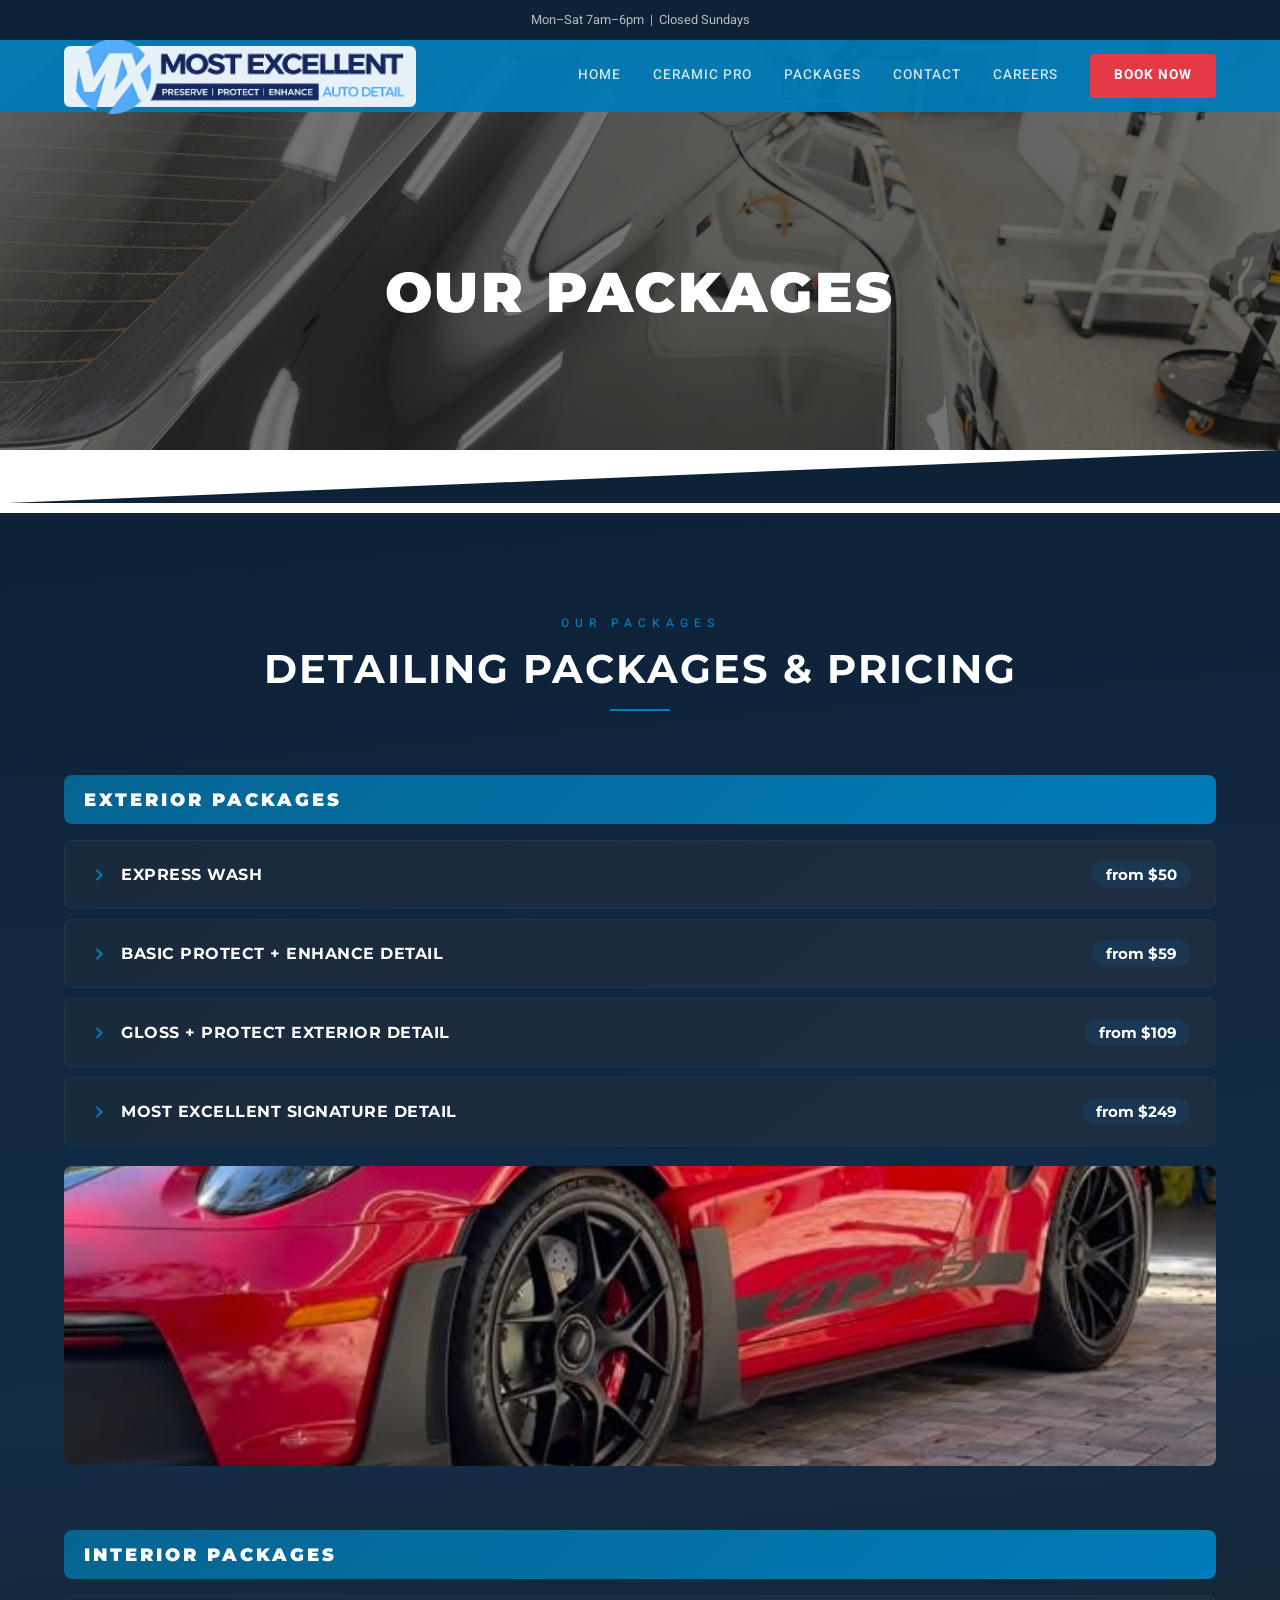
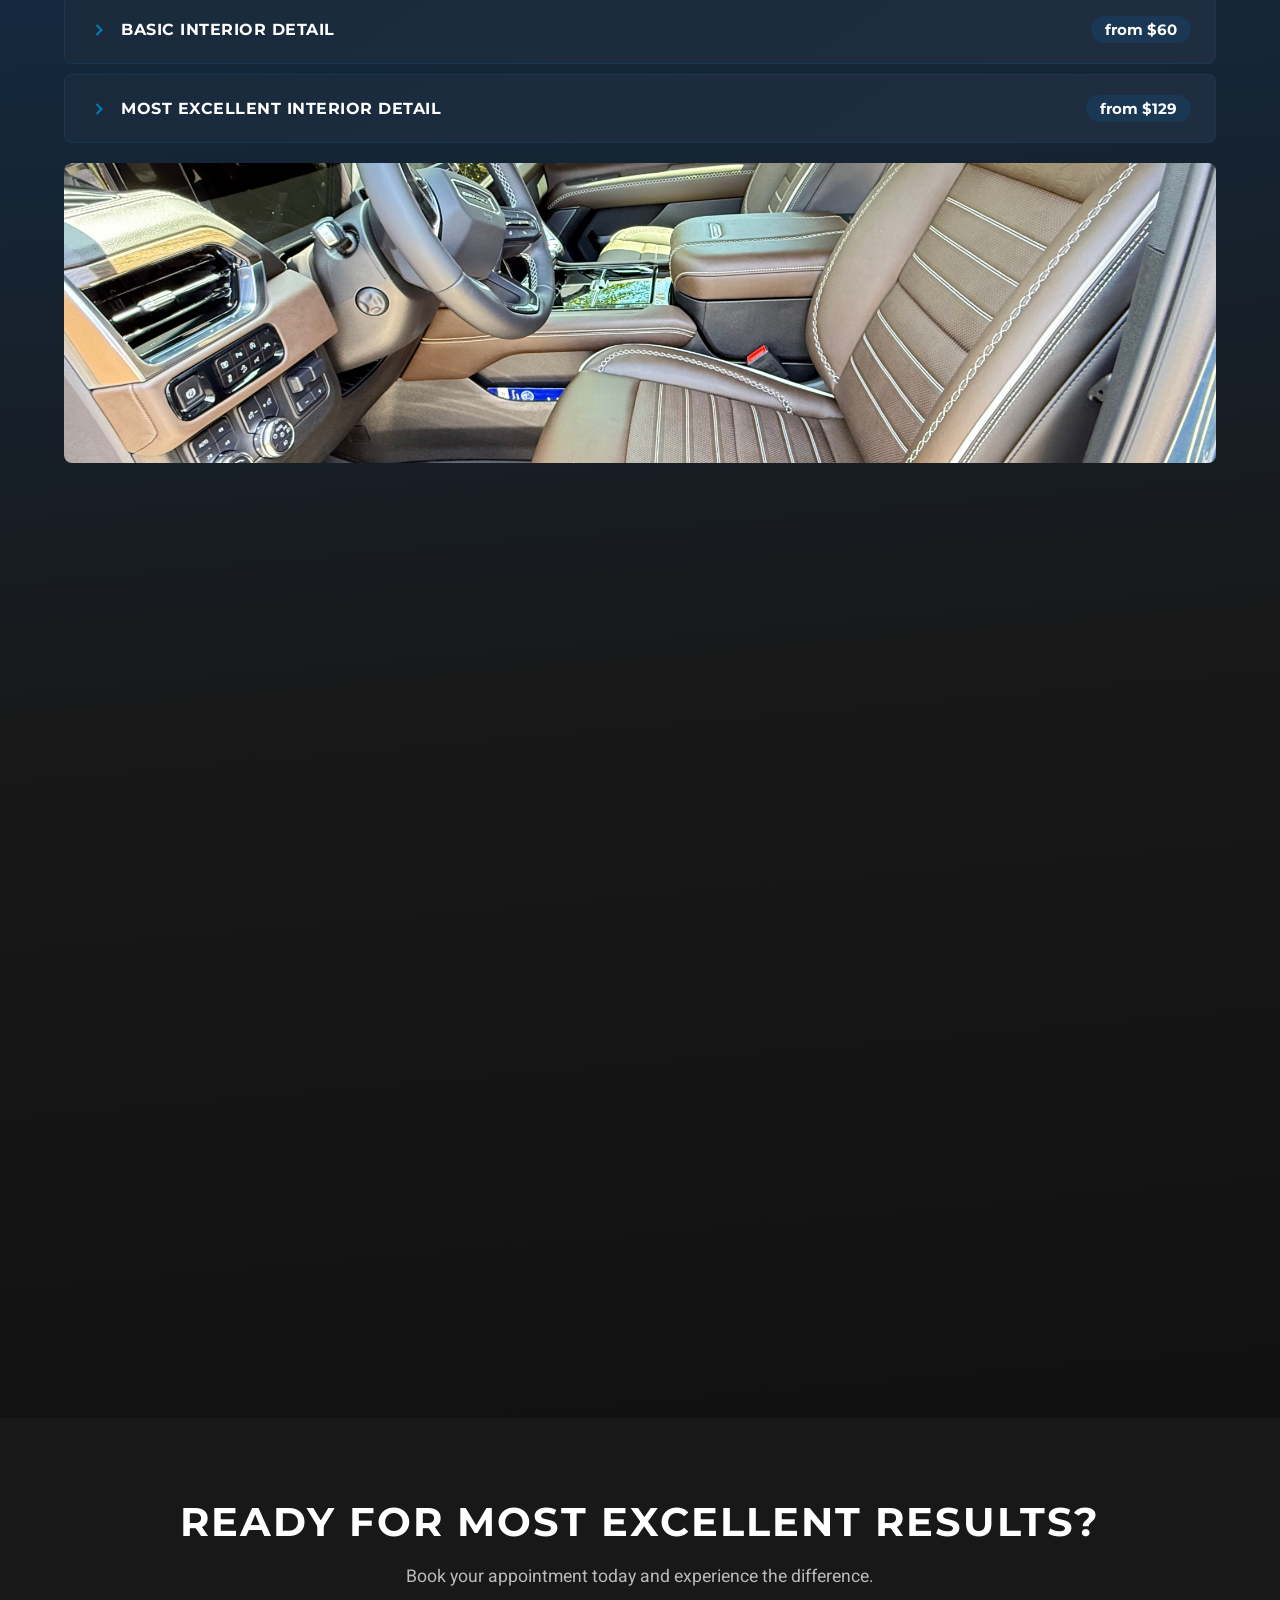
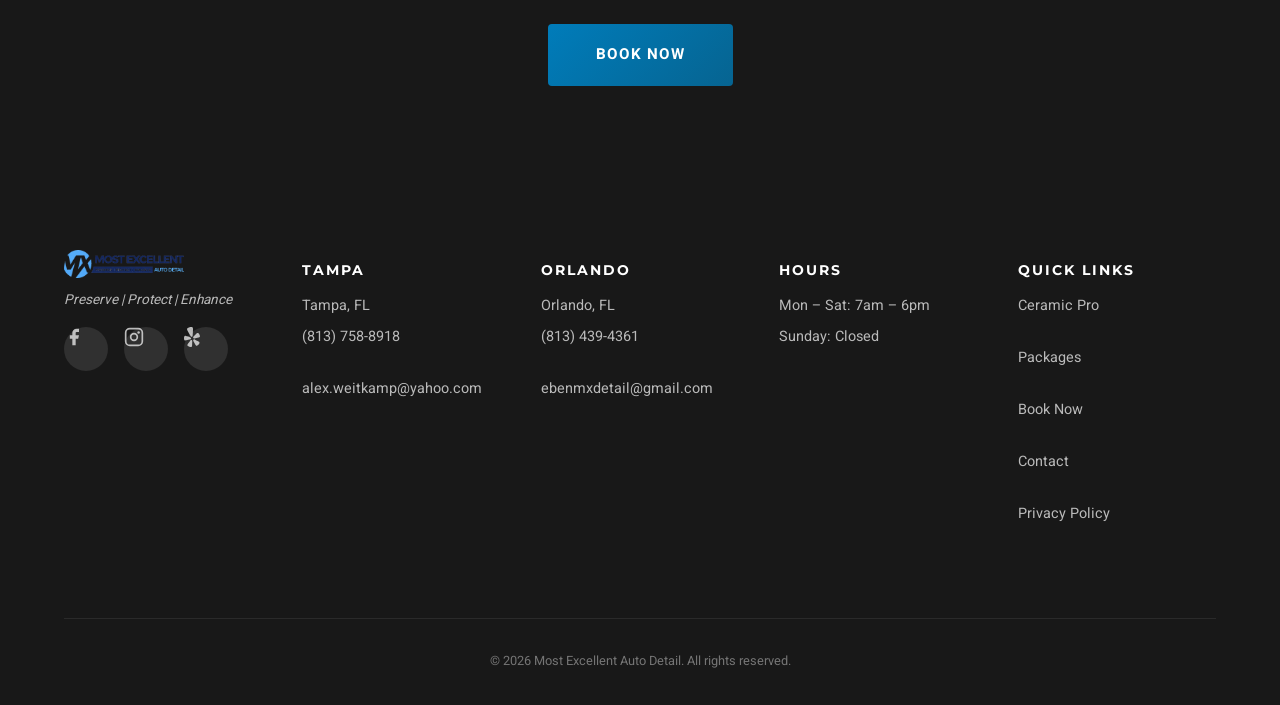
<file: packages-original.html>
<!DOCTYPE html>
<html lang="en">
<head>
  <meta charset="UTF-8">
  <meta name="viewport" content="width=device-width, initial-scale=1.0">
  <title>Detailing Packages & Pricing · Most Excellent Auto Detail</title>
  <meta name="description" content="Exterior, interior, and full detail packages from MX Detail. Serving Tampa & Orlando with premium auto detailing, maintenance plans, and mobile service.">
  <link rel="canonical" href="https://mxdetail.com/packages.html">

  <!-- Open Graph -->
  <meta property="og:title" content="Detailing Packages & Pricing · Most Excellent Auto Detail">
  <meta property="og:description" content="Explore our detailing packages — exterior, interior, and full detail options for every vehicle.">
  <meta property="og:image" content="https://mxdetail.com/assets/images/og-image.jpg">
  <meta property="og:url" content="https://mxdetail.com/packages.html">
  <meta property="og:type" content="website">
  <meta name="twitter:card" content="summary_large_image">

  <!-- Fonts -->
  <link rel="preconnect" href="https://fonts.googleapis.com">
  <link rel="preconnect" href="https://fonts.gstatic.com" crossorigin>
  <link href="https://fonts.googleapis.com/css2?family=Montserrat:wght@700;900&family=Heebo:wght@300;400;500;700&display=swap" rel="stylesheet">

  <!-- Styles -->
  <link rel="stylesheet" href="css/style.css">
</head>
<body>

  <!-- Skip Navigation -->
  <a href="#main-content" class="skip-link">Skip to main content</a>

  <!-- ═══ Top Info Bar ═══ -->
  <div class="top-bar" role="complementary" aria-label="Business hours">
    <div class="container">
      <span class="top-bar-hours">Mon–Sat 7am–6pm &nbsp;|&nbsp; Closed Sundays</span>
    </div>
  </div>

  <!-- ═══ Navbar ═══ -->
  <nav class="navbar" role="navigation" aria-label="Main navigation">
    <div class="container">
      <a href="index.html" class="nav-logo" aria-label="MX Detail Home">
        <img src="assets/images/logo.png" alt="Most Excellent Auto Detail" class="nav-logo-img">
      </a>
      <div class="nav-links" id="navLinks">
        <a href="index.html">Home</a>
        <a href="ceramic-pro.html">Ceramic Pro</a>
        <a href="packages.html" class="active">Packages</a>
        <a href="contact.html">Contact</a>
        <a href="application.html">Careers</a>
        <a href="book-now.html" class="nav-cta">Book Now</a>
      </div>
      <button class="nav-toggle" id="navToggle" aria-label="Toggle navigation" aria-expanded="false" aria-controls="mobileMenu">
        <span></span>
        <span></span>
        <span></span>
      </button>
    </div>
  </nav>

  <!-- Mobile Menu Overlay -->
  <div class="mobile-menu-overlay" id="mobileMenu" role="dialog" aria-label="Mobile menu">
    <nav class="mobile-menu-nav">
      <a href="index.html">Home</a>
      <a href="ceramic-pro.html">Ceramic Pro</a>
      <a href="packages.html">Packages</a>
      <a href="contact.html">Contact</a>
      <a href="book-now.html">Book Now</a>
      <a href="application.html">Careers</a>
    </nav>
  </div>

  <main id="main-content">

    <!-- ═══ Hero Inner ═══ -->
    <section class="hero hero-inner" style="background-image: url('assets/images/parallax-gloss.jpg');" aria-label="Page hero">
      <div class="hero-overlay"></div>
      <div class="hero-content container">
        <h1>Our Packages</h1>
      </div>
    </section>

    <!-- ═══ Diagonal Divider ═══ -->
    <div class="divider" aria-hidden="true">
      <svg viewBox="0 0 1440 60" preserveAspectRatio="none"><polygon points="0,60 1440,0 1440,60" fill="#0d2137"/></svg>
    </div>

    <!-- ═══ Packages — Accordion Layout ═══ -->
    <section class="section section-packages" aria-label="Detailing packages">
      <div class="container">
        <div class="text-center" style="margin-bottom: var(--space-lg);">
          <span class="section-badge">Our Packages</span>
          <h2>Detailing Packages &amp; Pricing</h2>
          <div class="section-divider"></div>
        </div>

        <!-- ── EXTERIOR PACKAGES ── -->
        <div class="pkg-category fade-up" id="exterior">
          <h3 class="pkg-category-title">Exterior Packages</h3>

          <!-- Express Wash -->
          <div class="pkg-accordion">
            <button class="pkg-header" aria-expanded="false">
              <div class="pkg-header-left">
                <svg class="pkg-chevron" viewBox="0 0 24 24" fill="none" stroke="currentColor" stroke-width="2.5"><polyline points="9 18 15 12 9 6"/></svg>
                <span class="pkg-name">Express Wash</span>
              </div>
              <span class="pkg-starting-price">from $50</span>
            </button>
            <div class="pkg-body">
              <div class="pkg-body-inner">
                <ul class="pkg-features">
                  <li>Hand Wash</li>
                  <li>Bugs and Tar Safely Removed</li>
                  <li>Micro-Fiber Dry to Prevent Swirls in Paint</li>
                  <li>Tires &amp; Wheels Cleaned &amp; Dressed</li>
                  <li>Door Jams Cleaned</li>
                  <li>Full Vacuum</li>
                  <li>Dusting with Soft Detail Brush</li>
                  <li>Dashboard &amp; Center Console Cleaned</li>
                  <li>Windows Cleaned</li>
                  <li>Spray Wax to Add Gloss</li>
                </ul>
                <table class="pkg-prices">
                  <tr><td>Coupe / Sedan</td><td>$50</td></tr>
                  <tr><td>Small Truck / SUV</td><td>$60</td></tr>
                  <tr><td>Large Truck / SUV</td><td>$65</td></tr>
                </table>
                <p class="pkg-disclaimer">* Prices may vary depending upon condition</p>
                <a href="book-now.html" class="btn btn-primary">Book Now</a>
              </div>
            </div>
          </div>

          <!-- Basic Protect + Enhance -->
          <div class="pkg-accordion">
            <button class="pkg-header" aria-expanded="false">
              <div class="pkg-header-left">
                <svg class="pkg-chevron" viewBox="0 0 24 24" fill="none" stroke="currentColor" stroke-width="2.5"><polyline points="9 18 15 12 9 6"/></svg>
                <span class="pkg-name">Basic Protect + Enhance Detail</span>
              </div>
              <span class="pkg-starting-price">from $59</span>
            </button>
            <div class="pkg-body">
              <div class="pkg-body-inner">
                <ul class="pkg-features">
                  <li>Hand Wash</li>
                  <li>Tires &amp; Wheels Cleaned &amp; Dressed</li>
                  <li>Wheel Wells Cleaned</li>
                  <li>Gtechniq Ceramic Spray Sealant Applied (Water Beading, Dirt Repelling, Sun Protection, 2–3 Months)</li>
                </ul>
                <table class="pkg-prices">
                  <tr><td>Coupe / Sedan</td><td>$59</td></tr>
                  <tr><td>Small Truck / SUV</td><td>$69</td></tr>
                  <tr><td>Large Truck / SUV</td><td>$79</td></tr>
                </table>
                <p class="pkg-disclaimer">* Prices may vary depending upon condition</p>
                <a href="book-now.html" class="btn btn-primary">Book Now</a>
              </div>
            </div>
          </div>

          <!-- Gloss + Protect Exterior Detail -->
          <div class="pkg-accordion">
            <button class="pkg-header" aria-expanded="false">
              <div class="pkg-header-left">
                <svg class="pkg-chevron" viewBox="0 0 24 24" fill="none" stroke="currentColor" stroke-width="2.5"><polyline points="9 18 15 12 9 6"/></svg>
                <span class="pkg-name">Gloss + Protect Exterior Detail</span>
              </div>
              <span class="pkg-starting-price">from $109</span>
            </button>
            <div class="pkg-body">
              <div class="pkg-body-inner">
                <ul class="pkg-features">
                  <li>Hand Wash Using Premium Wool Mitt</li>
                  <li>Clay Compound (Removes Contaminates; Silky Smooth Again)</li>
                  <li>Microfiber Dry to Prevent Swirl Marks</li>
                  <li>One Step Sealant Applied Using Dual Action Polisher (Greatly Improves Gloss and Shine!)</li>
                  <li>Ceramic Wax Applied (Very Hydrophobic, Repels Water &amp; Dirt, UV Protection, Lasts 6 Months)</li>
                </ul>
                <table class="pkg-prices">
                  <tr><td>Coupe / Sedan</td><td>$109</td></tr>
                  <tr><td>Small Truck / SUV</td><td>$129</td></tr>
                  <tr><td>Large Truck / SUV</td><td>$139</td></tr>
                </table>
                <p class="pkg-disclaimer">* Prices may vary depending upon condition</p>
                <a href="book-now.html" class="btn btn-primary">Book Now</a>
              </div>
            </div>
          </div>

          <!-- Most Excellent Signature Detail -->
          <div class="pkg-accordion">
            <button class="pkg-header" aria-expanded="false">
              <div class="pkg-header-left">
                <svg class="pkg-chevron" viewBox="0 0 24 24" fill="none" stroke="currentColor" stroke-width="2.5"><polyline points="9 18 15 12 9 6"/></svg>
                <span class="pkg-name">Most Excellent Signature Detail</span>
              </div>
              <span class="pkg-starting-price">from $249</span>
            </button>
            <div class="pkg-body">
              <div class="pkg-body-inner">
                <ul class="pkg-features">
                  <li>Hand Wash Using Premium Wool Mitt</li>
                  <li>Clay Compound (Removes Contaminates; Silky Smooth Again)</li>
                  <li>Microfiber Dry to Prevent Swirl Marks</li>
                  <li>Cutting Compound to Recondition Paint (Removes Swirls, Light Oxidization, 65%–75% Defect Removal) — Dazzling Shine!</li>
                  <li>Ceramic Wax Applied (Very Hydrophobic, Repels Water &amp; Dirt, UV Protection, Lasts 6 Months)</li>
                  <li>Outside Windows Fully Cleaned</li>
                </ul>
                <table class="pkg-prices">
                  <tr><td>Coupe / Sedan</td><td>$249</td></tr>
                  <tr><td>Small Truck / SUV</td><td>$269</td></tr>
                  <tr><td>Large Truck / SUV</td><td>$289</td></tr>
                </table>
                <p class="pkg-disclaimer">* Prices may vary depending upon condition</p>
                <a href="book-now.html" class="btn btn-primary">Book Now</a>
              </div>
            </div>
          </div>

          <!-- Exterior showcase image -->
          <div class="pkg-showcase">
            <img src="assets/images/gallery-porsche-gt3rs.jpg" alt="Red Porsche GT3 RS with flawless exterior detail" loading="lazy">
          </div>
        </div>

        <!-- ── INTERIOR PACKAGES ── -->
        <div class="pkg-category fade-up" id="interior">
          <h3 class="pkg-category-title">Interior Packages</h3>

          <!-- Basic Interior Detail -->
          <div class="pkg-accordion">
            <button class="pkg-header" aria-expanded="false">
              <div class="pkg-header-left">
                <svg class="pkg-chevron" viewBox="0 0 24 24" fill="none" stroke="currentColor" stroke-width="2.5"><polyline points="9 18 15 12 9 6"/></svg>
                <span class="pkg-name">Basic Interior Detail</span>
              </div>
              <span class="pkg-starting-price">from $60</span>
            </button>
            <div class="pkg-body">
              <div class="pkg-body-inner">
                <ul class="pkg-features">
                  <li>Full Vacuum</li>
                  <li>Soft Detail Brush Used for Dusting</li>
                  <li>Crevice Tools Used for Detailed Vacuum</li>
                  <li>Vacuum All Seats and Carpets</li>
                  <li>All Plastic and Panels Cleaned</li>
                  <li>All Plastic Deep Crevice Cleaned</li>
                  <li>UV Protectant Applied (Non-Greasy)</li>
                  <li>Windows Cleaned</li>
                </ul>
                <table class="pkg-prices">
                  <tr><td>Coupe / Sedan</td><td>$60</td></tr>
                  <tr><td>Small Truck / SUV</td><td>$75</td></tr>
                  <tr><td>Large Truck / SUV</td><td>$95</td></tr>
                </table>
                <p class="pkg-disclaimer">* Prices may vary depending upon condition</p>
                <a href="book-now.html" class="btn btn-primary">Book Now</a>
              </div>
            </div>
          </div>

          <!-- Most Excellent Interior Detail -->
          <div class="pkg-accordion">
            <button class="pkg-header" aria-expanded="false">
              <div class="pkg-header-left">
                <svg class="pkg-chevron" viewBox="0 0 24 24" fill="none" stroke="currentColor" stroke-width="2.5"><polyline points="9 18 15 12 9 6"/></svg>
                <span class="pkg-name">Most Excellent Interior Detail</span>
              </div>
              <span class="pkg-starting-price">from $129</span>
            </button>
            <div class="pkg-body">
              <div class="pkg-body-inner">
                <ul class="pkg-features">
                  <li>Full Vacuum</li>
                  <li>Full Dusting with Soft Detail Brush</li>
                  <li>All Plastic and Vinyl Cleaned</li>
                  <li>Deep Crevice Cleaning on All Panels Using Various Crevice Tools</li>
                  <li>UV Protectant Applied (Non-Greasy)</li>
                  <li>2-Step Window Cleaning</li>
                  <li>Leather Deep Cleaned &amp; Conditioned</li>
                  <li>Cloth Seats Machine Extracted</li>
                  <li>All Carpets &amp; Mats Machine Extracted</li>
                  <li>Headliner Cleaned</li>
                </ul>
                <table class="pkg-prices">
                  <tr><td>Coupe / Sedan</td><td>$129</td></tr>
                  <tr><td>Small Truck / SUV</td><td>$139</td></tr>
                  <tr><td>Large Truck / SUV</td><td>$159</td></tr>
                </table>
                <p class="pkg-disclaimer">* Prices may vary depending upon condition</p>
                <a href="book-now.html" class="btn btn-primary">Book Now</a>
              </div>
            </div>
          </div>

          <!-- Interior showcase image -->
          <div class="pkg-showcase">
            <img src="assets/images/gallery-red-interior.jpg" alt="Pristine red and black leather interior after detail" loading="lazy">
          </div>
        </div>

        <!-- ── FULL DETAIL PACKAGES ── -->
        <div class="pkg-category fade-up" id="full-detail">
          <h3 class="pkg-category-title">Full Detail Packages</h3>

          <!-- The Mini Detail -->
          <div class="pkg-accordion">
            <button class="pkg-header" aria-expanded="false">
              <div class="pkg-header-left">
                <svg class="pkg-chevron" viewBox="0 0 24 24" fill="none" stroke="currentColor" stroke-width="2.5"><polyline points="9 18 15 12 9 6"/></svg>
                <span class="pkg-name">The Mini Detail</span>
              </div>
              <span class="pkg-starting-price">from $139</span>
            </button>
            <div class="pkg-body">
              <div class="pkg-body-inner">
                <ul class="pkg-features">
                  <li>Full Vacuum</li>
                  <li>Crevice Tools Used for Detailed Vacuum</li>
                  <li>All Plastic and Vinyl Cleaned</li>
                  <li>Deep Crack and Crevice Cleaning</li>
                  <li>UV Protectant Applied (Non-Greasy)</li>
                  <li>Windows Cleaned</li>
                  <li>Hand Wash</li>
                  <li>Micro-Fiber Dry to Prevent Swirls in Paint</li>
                  <li>Tires &amp; Wheels Cleaned &amp; Dressed</li>
                  <li>Wheel Wells Cleaned</li>
                  <li>Gtechniq Ceramic Spray Sealant Applied (Water Beading, Dirt Repelling, Sun Protection, 2–3 Months)</li>
                  <li>Door Jams Wiped</li>
                </ul>
                <div class="pkg-upgrade">
                  <strong>Upgrade Option:</strong> Add Ceramic Wax for longer protection and shine! High-gloss ceramic wax that repels water &amp; dirt. Lasts 6 months. <strong>+ $40 any size</strong>
                </div>
                <table class="pkg-prices">
                  <tr><td>Coupe / 4-Door Sedan</td><td>$139</td></tr>
                  <tr><td>Small Truck / SUV</td><td>$159</td></tr>
                  <tr><td>Large Truck / SUV / Van</td><td>$169</td></tr>
                </table>
                <p class="pkg-disclaimer">* Prices may vary depending upon condition</p>
                <a href="book-now.html" class="btn btn-primary">Book Now</a>
              </div>
            </div>
          </div>

          <!-- The Full Detail -->
          <div class="pkg-accordion">
            <button class="pkg-header" aria-expanded="false">
              <div class="pkg-header-left">
                <svg class="pkg-chevron" viewBox="0 0 24 24" fill="none" stroke="currentColor" stroke-width="2.5"><polyline points="9 18 15 12 9 6"/></svg>
                <span class="pkg-name">The Full Detail</span>
              </div>
              <span class="pkg-starting-price">from $219</span>
            </button>
            <div class="pkg-body">
              <div class="pkg-body-inner">
                <ul class="pkg-features">
                  <li>Full Vacuum</li>
                  <li>Crevice Tools Used for Detailed Vacuum</li>
                  <li>All Plastic and Vinyl Cleaned</li>
                  <li>Deep Crack &amp; Crevice Cleaning</li>
                  <li>UV Protectant Applied (Non-Greasy)</li>
                  <li>Windows Cleaned</li>
                  <li>Leather Deep Cleaned &amp; Conditioned</li>
                  <li>Cloth Seats Machine Extracted</li>
                  <li>Carpets &amp; Mats Machine Extracted</li>
                  <li>Headliner Cleaned</li>
                  <li>Hand Wash</li>
                  <li>Micro-Fiber Dry to Prevent Swirls in Paint</li>
                  <li>Tires &amp; Wheels Cleaned &amp; Dressed</li>
                  <li>Wheel Wells Cleaned</li>
                  <li>Door Jams Deep Cleaned</li>
                  <li>Claybar Compound (Removes Contaminates; Silky Smooth Again)</li>
                  <li>Trim Dressed</li>
                  <li>Gtechniq Ceramic Spray Sealant Applied (Water Beading, Dirt Repelling, Sun Protection, 2–3 Months)</li>
                </ul>
                <div class="pkg-upgrade">
                  <strong>Upgrade Option:</strong> Add Ceramic Wax for longer protection and shine! High-gloss ceramic wax that repels water &amp; dirt. Lasts 6 months. <strong>+ $40 any size</strong>
                </div>
                <table class="pkg-prices">
                  <tr><td>2-Door Coupe</td><td>$219</td></tr>
                  <tr><td>4-Door Sedan</td><td>$259</td></tr>
                  <tr><td>Small Truck / SUV</td><td>$309</td></tr>
                  <tr><td>Large Truck / SUV</td><td>$339</td></tr>
                </table>
                <p class="pkg-disclaimer">* Prices may vary depending upon condition</p>
                <a href="book-now.html" class="btn btn-primary">Book Now</a>
              </div>
            </div>
          </div>

          <!-- Full Detail showcase image -->
          <div class="pkg-showcase">
            <img src="assets/images/gallery-full-detail.png" alt="Full detail before and after transformation" loading="lazy">
          </div>
        </div>

        <!-- ── SPECIALTY ── -->
        <div class="pkg-category fade-up" id="specialty">
          <h3 class="pkg-category-title">Specialty</h3>

          <!-- Motorcycle Detail -->
          <div class="pkg-accordion">
            <button class="pkg-header" aria-expanded="false">
              <div class="pkg-header-left">
                <svg class="pkg-chevron" viewBox="0 0 24 24" fill="none" stroke="currentColor" stroke-width="2.5"><polyline points="9 18 15 12 9 6"/></svg>
                <span class="pkg-name">Motorcycle Detail</span>
              </div>
              <span class="pkg-starting-price">from $89</span>
            </button>
            <div class="pkg-body">
              <div class="pkg-body-inner">
                <ul class="pkg-features">
                  <li>Hand Wash</li>
                  <li>Motor Degreased and Cleaned</li>
                  <li>Full Crevice Cleaning</li>
                  <li>Metal Polish</li>
                  <li>Seats and Controls UV Protectant Conditioned</li>
                  <li>Full Wax Sealant Applied</li>
                </ul>
                <table class="pkg-prices">
                  <tr><td>2 Wheel</td><td>$89</td></tr>
                  <tr><td>3 Wheel</td><td>$109</td></tr>
                </table>
                <p class="pkg-disclaimer">* Prices may vary depending upon condition</p>
                <a href="book-now.html" class="btn btn-primary">Book Now</a>
              </div>
            </div>
          </div>

        </div>

      </div>
    </section>

    <!-- ═══ Banner CTA ═══ -->
    <section class="banner-cta" aria-label="Book now">
      <div class="container">
        <h2>Ready for Most Excellent Results?</h2>
        <p>Book your appointment today and experience the difference.</p>
        <a href="book-now.html" class="btn btn-primary btn-lg">Book Now</a>
      </div>
    </section>

  </main>

  <!-- ═══ Footer ═══ -->
  <footer class="footer" role="contentinfo">
    <div class="container">
      <div class="footer-grid">
        <div class="footer-col footer-col-brand">
          <div class="footer-logo">
            <img src="assets/images/logo.png" alt="Most Excellent Auto Detail" class="nav-logo-img">
          </div>
          <p class="tagline">Preserve | Protect | Enhance</p>
          <div class="social-icons">
            <a href="https://facebook.com/mostexcellentdetail/" target="_blank" rel="noopener noreferrer" aria-label="Facebook">
              <svg viewBox="0 0 24 24"><path d="M18 2h-3a5 5 0 00-5 5v3H7v4h3v8h4v-8h3l1-4h-4V7a1 1 0 011-1h3z"/></svg>
            </a>
            <a href="https://instagram.com/officialmxdetail/" target="_blank" rel="noopener noreferrer" aria-label="Instagram">
              <svg viewBox="0 0 24 24"><rect x="2" y="2" width="20" height="20" rx="5" ry="5" fill="none" stroke="currentColor" stroke-width="2"/><circle cx="12" cy="12" r="4" fill="none" stroke="currentColor" stroke-width="2"/><circle cx="17.5" cy="6.5" r="1.5" fill="currentColor"/></svg>
            </a>
            <a href="https://yelp.com/biz/most-excellent-auto-detailing-orlando" target="_blank" rel="noopener noreferrer" aria-label="Yelp">
              <svg viewBox="0 0 16 16"><path d="m4.188 10.095.736-.17.073-.02A.813.813 0 0 0 5.45 8.65a1 1 0 0 0-.3-.258 3 3 0 0 0-.428-.198l-.808-.295a76 76 0 0 0-1.364-.493C2.253 7.3 2 7.208 1.783 7.14c-.041-.013-.087-.025-.124-.038a2.1 2.1 0 0 0-.606-.116.72.72 0 0 0-.572.245 2 2 0 0 0-.105.132 1.6 1.6 0 0 0-.155.309c-.15.443-.225.908-.22 1.376.002.423.013.966.246 1.334a.8.8 0 0 0 .22.24c.166.114.333.129.507.141.26.019.513-.045.764-.103l2.447-.566zm8.219-3.911a4.2 4.2 0 0 0-.8-1.14 1.6 1.6 0 0 0-.275-.21 2 2 0 0 0-.15-.073.72.72 0 0 0-.621.031c-.142.07-.294.182-.496.37-.028.028-.063.06-.094.089-.167.156-.353.35-.574.575q-.51.516-1.01 1.042l-.598.62a3 3 0 0 0-.298.365 1 1 0 0 0-.157.364.8.8 0 0 0 .007.301q0 .007.003.013a.81.81 0 0 0 .945.616l.074-.014 3.185-.736c.251-.058.506-.112.732-.242.151-.088.295-.175.394-.35a.8.8 0 0 0 .093-.313c.05-.434-.178-.927-.36-1.308M6.706 7.523c.23-.29.23-.722.25-1.075.07-1.181.143-2.362.201-3.543.022-.448.07-.89.044-1.34-.022-.372-.025-.799-.26-1.104C6.528-.077 5.644-.033 5.04.05q-.278.038-.553.104a8 8 0 0 0-.543.149c-.58.19-1.393.537-1.53 1.204-.078.377.106.763.249 1.107.173.417.41.792.625 1.185.57 1.036 1.15 2.066 1.728 3.097.172.308.36.697.695.857q.033.015.068.025c.15.057.313.068.469.032l.028-.007a.8.8 0 0 0 .377-.226zm-.276 3.161a.74.74 0 0 0-.923-.234 1 1 0 0 0-.145.09 2 2 0 0 0-.346.354c-.026.033-.05.077-.08.104l-.512.705q-.435.591-.861 1.193c-.185.26-.346.479-.472.673l-.072.11c-.152.235-.238.406-.282.559a.7.7 0 0 0-.03.314c.013.11.05.217.108.312q.046.07.1.138a1.6 1.6 0 0 0 .257.237 4.5 4.5 0 0 0 2.196.76 1.6 1.6 0 0 0 .349-.027 2 2 0 0 0 .163-.048.8.8 0 0 0 .278-.178.7.7 0 0 0 .17-.266c.059-.147.098-.335.123-.613l.012-.13c.02-.231.03-.502.045-.821q.037-.735.06-1.469l.033-.87a2.1 2.1 0 0 0-.055-.623 1 1 0 0 0-.117-.27Zm5.783 1.362a2.2 2.2 0 0 0-.498-.378l-.112-.067c-.199-.12-.438-.246-.719-.398q-.644-.353-1.295-.695l-.767-.407c-.04-.012-.08-.04-.118-.059a2 2 0 0 0-.466-.166 1 1 0 0 0-.17-.018.74.74 0 0 0-.725.616 1 1 0 0 0 .01.293c.038.204.13.406.224.583l.41.768q.341.65.696 1.294c.152.28.28.52.398.719q.036.057.068.112c.145.239.261.39.379.497a.73.73 0 0 0 .596.201 2 2 0 0 0 .168-.029 1.6 1.6 0 0 0 .325-.129 4 4 0 0 0 .855-.64c.306-.3.577-.63.788-1.006q.045-.08.076-.165a2 2 0 0 0 .051-.161q.019-.083.029-.168a.8.8 0 0 0-.038-.327.7.7 0 0 0-.165-.27"/></svg>
            </a>
          </div>
        </div>
        <div class="footer-col">
          <h4>Tampa</h4>
          <p>Tampa, FL</p>
          <a href="tel:8137588918">(813) 758-8918</a>
          <a href="mailto:alex.weitkamp@yahoo.com">alex.weitkamp@yahoo.com</a>
        </div>
        <div class="footer-col">
          <h4>Orlando</h4>
          <p>Orlando, FL</p>
          <a href="tel:8134394361">(813) 439-4361</a>
          <a href="mailto:ebenmxdetail@gmail.com">ebenmxdetail@gmail.com</a>
        </div>
        <div class="footer-col">
          <h4>Hours</h4>
          <p>Mon – Sat: 7am – 6pm</p>
          <p>Sunday: Closed</p>
        </div>
        <div class="footer-col">
          <h4>Quick Links</h4>
          <a href="ceramic-pro.html">Ceramic Pro</a>
          <a href="packages.html">Packages</a>
          <a href="book-now.html">Book Now</a>
          <a href="contact.html">Contact</a>
          <a href="privacy.html">Privacy Policy</a>
        </div>
      </div>
      <div class="footer-bottom">
        <span>&copy; <script>document.write(new Date().getFullYear())</script> Most Excellent Auto Detail. All rights reserved.</span>
      </div>
    </div>
  </footer>

  <script src="js/main.js" defer></script>

</body>
</html>
</file>
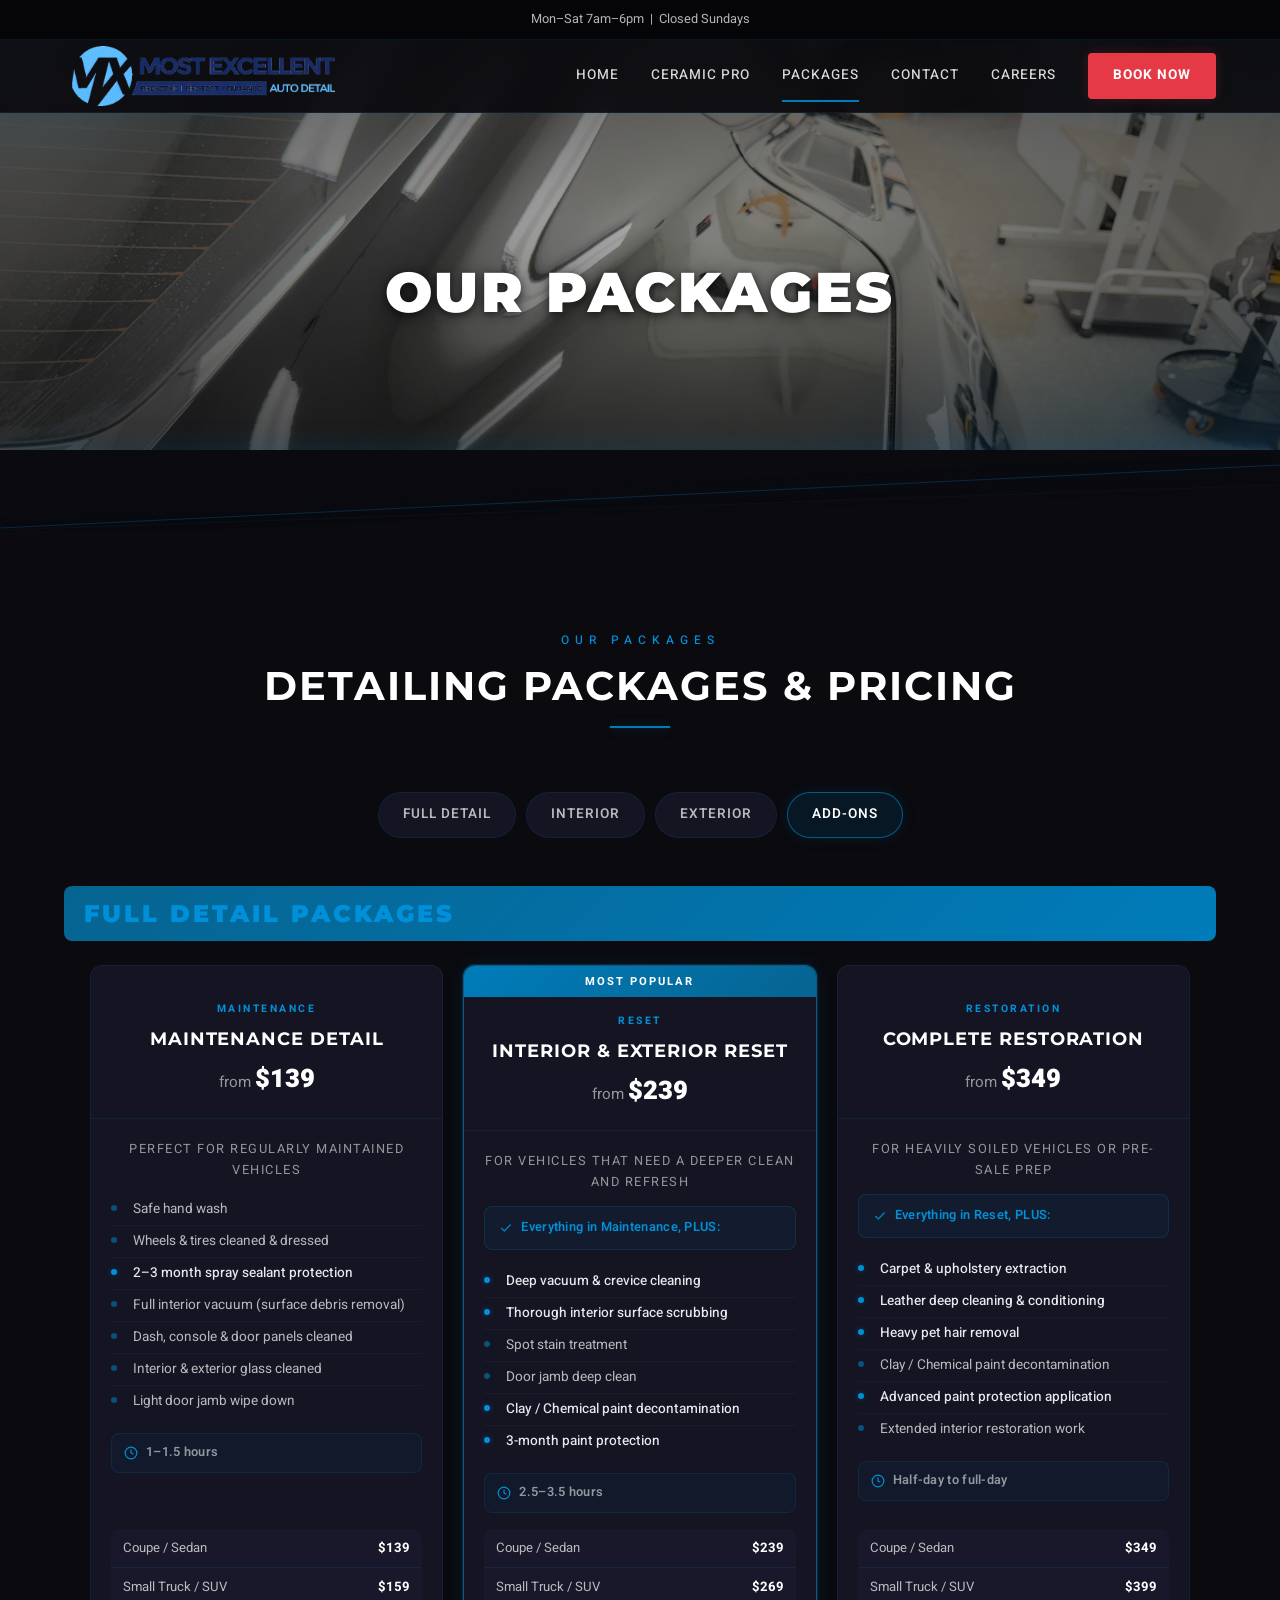
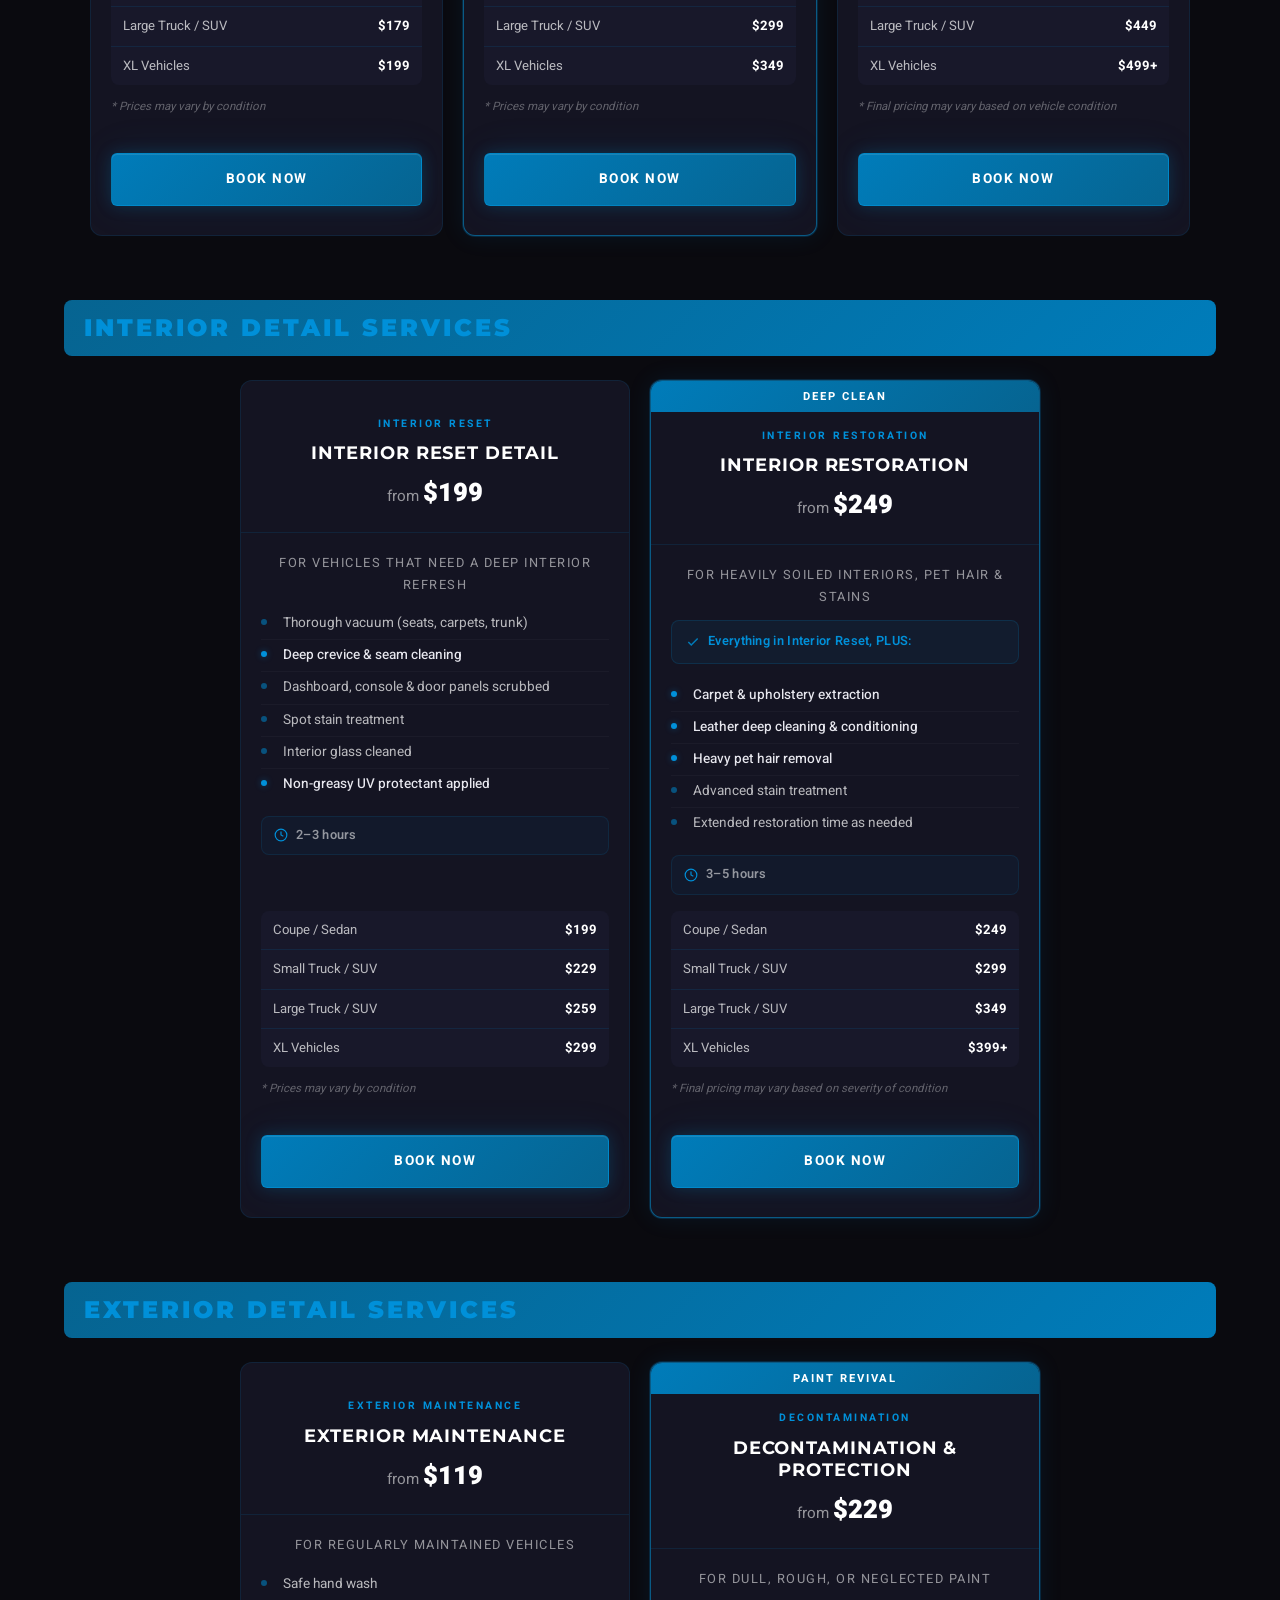
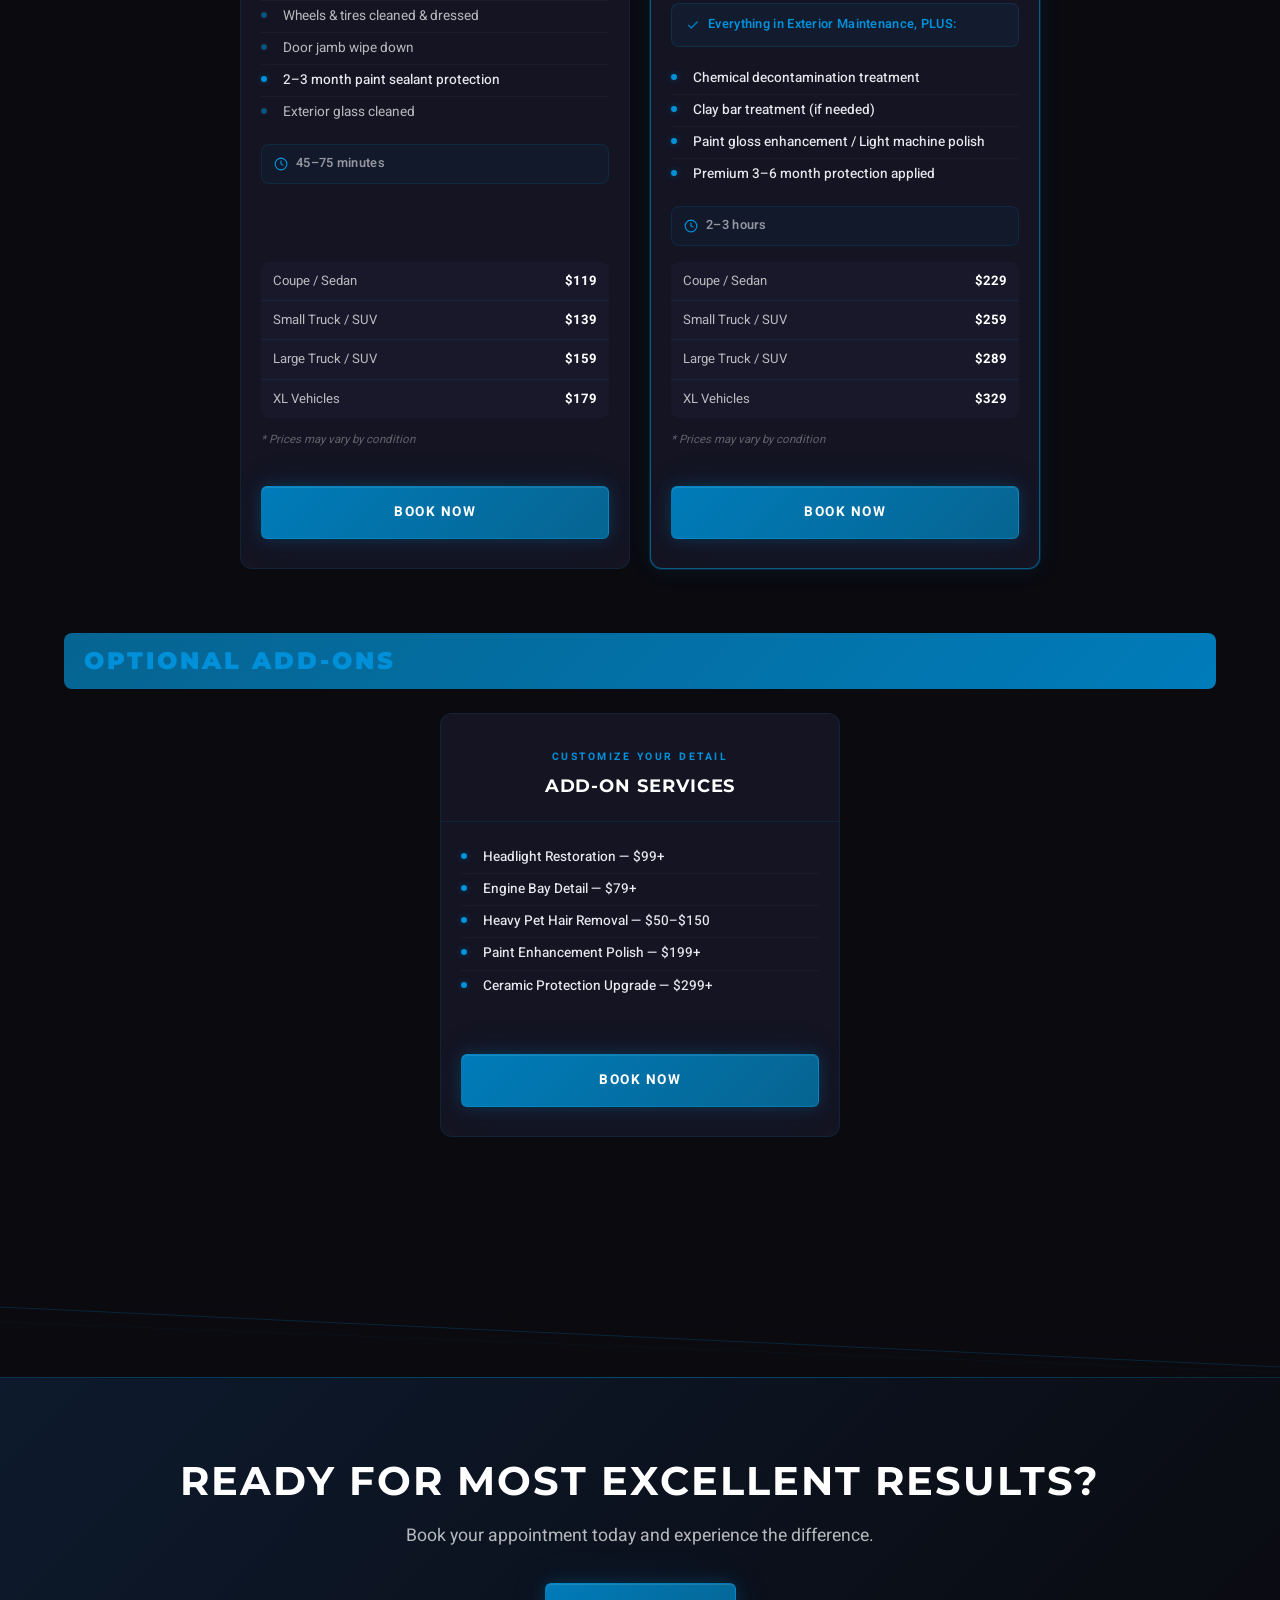
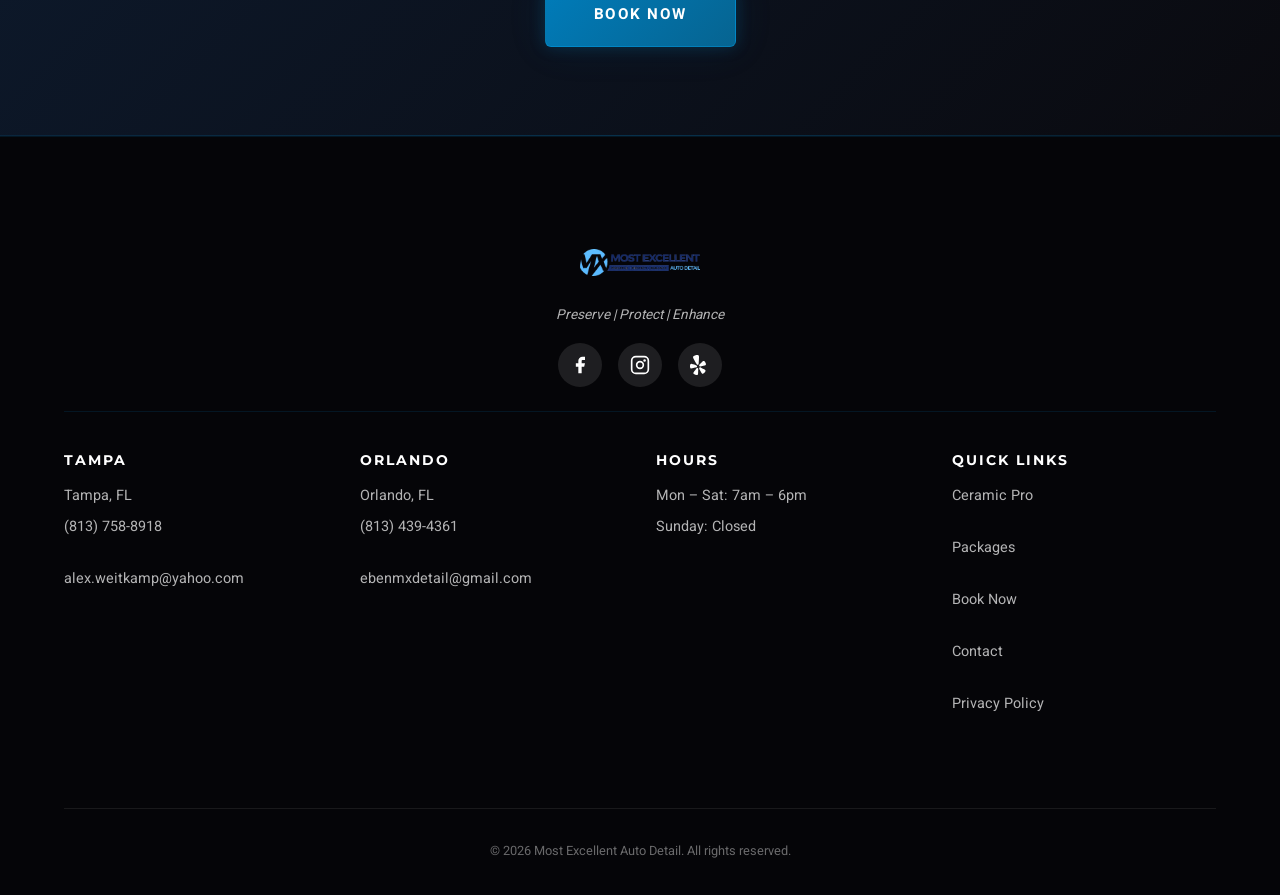
<file: packages.html>
<!DOCTYPE html>
<html lang="en">
<head>
  <meta charset="UTF-8">
  <meta name="viewport" content="width=device-width, initial-scale=1.0">
  <title>Detailing Packages & Pricing · Most Excellent Auto Detail</title>
  <meta name="description" content="Exterior, interior, and full detail packages from MX Detail. Serving Tampa & Orlando with premium auto detailing, maintenance plans, and mobile service.">
  <link rel="canonical" href="https://mxdetail.com/packages.html">

  <!-- Open Graph -->
  <meta property="og:title" content="Detailing Packages & Pricing · Most Excellent Auto Detail">
  <meta property="og:description" content="Explore our detailing packages — exterior, interior, and full detail options for every vehicle.">
  <meta property="og:image" content="https://mxdetail.com/assets/images/og-image.jpg">
  <meta property="og:url" content="https://mxdetail.com/packages.html">
  <meta property="og:type" content="website">
  <meta name="twitter:card" content="summary_large_image">

  <!-- Fonts -->
  <link rel="preconnect" href="https://fonts.googleapis.com">
  <link rel="preconnect" href="https://fonts.gstatic.com" crossorigin>
  <link href="https://fonts.googleapis.com/css2?family=Montserrat:wght@700;900&family=Heebo:wght@300;400;500;700&display=swap" rel="stylesheet">

  <!-- Styles -->
  <link rel="stylesheet" href="css/style.css">
  <link rel="stylesheet" href="css/dark-mode.css">
</head>
<body>

  <!-- Skip Navigation -->
  <a href="#main-content" class="skip-link">Skip to main content</a>

  <!-- ═══ Top Info Bar ═══ -->
  <div class="top-bar" role="complementary" aria-label="Business hours">
    <div class="container">
      <span class="top-bar-hours">Mon–Sat 7am–6pm &nbsp;|&nbsp; Closed Sundays</span>
    </div>
  </div>

  <!-- ═══ Navbar ═══ -->
  <nav class="navbar" role="navigation" aria-label="Main navigation">
    <div class="container">
      <a href="index.html" class="nav-logo" aria-label="MX Detail Home">
        <img src="assets/images/logo.png" alt="Most Excellent Auto Detail" class="nav-logo-img">
      </a>
      <div class="nav-links" id="navLinks">
        <a href="index.html">Home</a>
        <a href="ceramic-pro.html">Ceramic Pro</a>
        <a href="packages.html" class="active">Packages</a>
        <a href="contact.html">Contact</a>
        <a href="application.html">Careers</a>
        <a href="book-now.html" class="nav-cta">Book Now</a>
      </div>
      <button class="nav-toggle" id="navToggle" aria-label="Toggle navigation" aria-expanded="false" aria-controls="mobileMenu">
        <span></span>
        <span></span>
        <span></span>
      </button>
    </div>
  </nav>

  <!-- Mobile Menu Overlay -->
  <div class="mobile-menu-overlay" id="mobileMenu" role="dialog" aria-label="Mobile menu">
    <nav class="mobile-menu-nav">
      <a href="index.html">Home</a>
      <a href="ceramic-pro.html">Ceramic Pro</a>
      <a href="packages.html">Packages</a>
      <a href="contact.html">Contact</a>
      <a href="book-now.html">Book Now</a>
      <a href="application.html">Careers</a>
    </nav>
  </div>

  <main id="main-content">

    <!-- ═══ Hero Inner ═══ -->
    <section class="hero hero-inner" style="background-image: url('assets/images/parallax-gloss.jpg');" aria-label="Page hero">
      <div class="hero-overlay"></div>
      <div class="hero-content container">
        <h1>Our Packages</h1>
      </div>
    </section>

    <!-- ═══ Angular Divider ═══ -->
    <div class="divider-angular" aria-hidden="true">
      <svg viewBox="0 0 1440 80" preserveAspectRatio="none">
        <line x1="0" y1="78" x2="1440" y2="15" stroke="rgba(0,124,186,0.3)" stroke-width="1"/>
        <line x1="0" y1="80" x2="1440" y2="35" stroke="rgba(0,124,186,0.15)" stroke-width="0.5"/>
        <line x1="0" y1="60" x2="1440" y2="5" stroke="rgba(0,124,186,0.08)" stroke-width="0.5"/>
      </svg>
    </div>

    <!-- ═══ Packages — Visible Card Layout ═══ -->
    <section class="section section-packages" aria-label="Detailing packages">
      <div class="container">
        <div class="text-center" style="margin-bottom: var(--space-lg);">
          <span class="section-badge">Our Packages</span>
          <h2>Detailing Packages &amp; Pricing</h2>
          <div class="section-divider"></div>
          <p class="pkg-swipe-hint">Swipe to compare packages</p>
        </div>

        <!-- ── Category Selector Pills ── -->
        <nav class="pkg-nav" aria-label="Package categories">
          <a href="#full-detail" class="pkg-pill active">Full Detail</a>
          <a href="#interior" class="pkg-pill">Interior</a>
          <a href="#exterior" class="pkg-pill">Exterior</a>
          <a href="#add-ons" class="pkg-pill">Add-Ons</a>
        </nav>

        <!-- ── FULL DETAIL PACKAGES ── -->
        <div class="pkg-category fade-up" id="full-detail">
          <h3 class="pkg-category-title">Full Detail Packages</h3>
          <div class="pkg-scroll-track">
            <div class="pkg-card-row pkg-card-row--3col">

              <!-- Maintenance Detail -->
              <div class="pkg-card">
                <div class="pkg-card-header">
                  <span class="pkg-tier-label">Maintenance</span>
                  <h4 class="pkg-card-name">Maintenance Detail</h4>
                  <div class="pkg-card-price">from <strong>$139</strong></div>
                </div>
                <div class="pkg-card-body">
                  <p class="pkg-card-subtitle">Perfect for regularly maintained vehicles</p>
                  <ul class="pkg-card-features">
                    <li>Safe hand wash</li>
                    <li>Wheels &amp; tires cleaned &amp; dressed</li>
                    <li class="pkg-feature-highlight">2–3 month spray sealant protection</li>
                    <li>Full interior vacuum (surface debris removal)</li>
                    <li>Dash, console &amp; door panels cleaned</li>
                    <li>Interior &amp; exterior glass cleaned</li>
                    <li>Light door jamb wipe down</li>
                  </ul>
                  <div class="pkg-time-badge">
                    <svg width="14" height="14" viewBox="0 0 24 24" fill="none" stroke="currentColor" stroke-width="2"><circle cx="12" cy="12" r="10"/><polyline points="12 6 12 12 16 14"/></svg>
                    1–1.5 hours
                  </div>
                  <table class="pkg-card-prices">
                    <tr><td>Coupe / Sedan</td><td>$139</td></tr>
                    <tr><td>Small Truck / SUV</td><td>$159</td></tr>
                    <tr><td>Large Truck / SUV</td><td>$179</td></tr>
                    <tr><td>XL Vehicles</td><td>$199</td></tr>
                  </table>
                  <p class="pkg-disclaimer">* Prices may vary by condition</p>
                </div>
                <div class="pkg-card-footer">
                  <a href="book-now.html" class="btn btn-primary btn-glow">Book Now</a>
                </div>
              </div>

              <!-- Interior & Exterior Reset -->
              <div class="pkg-card pkg-card-popular">
                <div class="pkg-popular-badge">Most Popular</div>
                <div class="pkg-card-header">
                  <span class="pkg-tier-label">Reset</span>
                  <h4 class="pkg-card-name">Interior &amp; Exterior Reset</h4>
                  <div class="pkg-card-price">from <strong>$239</strong></div>
                </div>
                <div class="pkg-card-body">
                  <p class="pkg-card-subtitle">For vehicles that need a deeper clean and refresh</p>
                  <div class="pkg-includes-badge">
                    <svg width="14" height="14" viewBox="0 0 24 24" fill="none" stroke="currentColor" stroke-width="2.5"><polyline points="20 6 9 17 4 12"/></svg>
                    Everything in Maintenance, PLUS:
                  </div>
                  <ul class="pkg-card-features">
                    <li class="pkg-feature-highlight">Deep vacuum &amp; crevice cleaning</li>
                    <li class="pkg-feature-highlight">Thorough interior surface scrubbing</li>
                    <li>Spot stain treatment</li>
                    <li>Door jamb deep clean</li>
                    <li class="pkg-feature-highlight">Clay / Chemical paint decontamination</li>
                    <li class="pkg-feature-highlight">3-month paint protection</li>
                  </ul>
                  <div class="pkg-time-badge">
                    <svg width="14" height="14" viewBox="0 0 24 24" fill="none" stroke="currentColor" stroke-width="2"><circle cx="12" cy="12" r="10"/><polyline points="12 6 12 12 16 14"/></svg>
                    2.5–3.5 hours
                  </div>
                  <table class="pkg-card-prices">
                    <tr><td>Coupe / Sedan</td><td>$239</td></tr>
                    <tr><td>Small Truck / SUV</td><td>$269</td></tr>
                    <tr><td>Large Truck / SUV</td><td>$299</td></tr>
                    <tr><td>XL Vehicles</td><td>$349</td></tr>
                  </table>
                  <p class="pkg-disclaimer">* Prices may vary by condition</p>
                </div>
                <div class="pkg-card-footer">
                  <a href="book-now.html" class="btn btn-primary btn-glow">Book Now</a>
                </div>
              </div>

              <!-- Complete Restoration Detail -->
              <div class="pkg-card">
                <div class="pkg-card-header">
                  <span class="pkg-tier-label">Restoration</span>
                  <h4 class="pkg-card-name">Complete Restoration</h4>
                  <div class="pkg-card-price">from <strong>$349</strong></div>
                </div>
                <div class="pkg-card-body">
                  <p class="pkg-card-subtitle">For heavily soiled vehicles or pre-sale prep</p>
                  <div class="pkg-includes-badge">
                    <svg width="14" height="14" viewBox="0 0 24 24" fill="none" stroke="currentColor" stroke-width="2.5"><polyline points="20 6 9 17 4 12"/></svg>
                    Everything in Reset, PLUS:
                  </div>
                  <ul class="pkg-card-features">
                    <li class="pkg-feature-highlight">Carpet &amp; upholstery extraction</li>
                    <li class="pkg-feature-highlight">Leather deep cleaning &amp; conditioning</li>
                    <li class="pkg-feature-highlight">Heavy pet hair removal</li>
                    <li>Clay / Chemical paint decontamination</li>
                    <li class="pkg-feature-highlight">Advanced paint protection application</li>
                    <li>Extended interior restoration work</li>
                  </ul>
                  <div class="pkg-time-badge">
                    <svg width="14" height="14" viewBox="0 0 24 24" fill="none" stroke="currentColor" stroke-width="2"><circle cx="12" cy="12" r="10"/><polyline points="12 6 12 12 16 14"/></svg>
                    Half-day to full-day
                  </div>
                  <table class="pkg-card-prices">
                    <tr><td>Coupe / Sedan</td><td>$349</td></tr>
                    <tr><td>Small Truck / SUV</td><td>$399</td></tr>
                    <tr><td>Large Truck / SUV</td><td>$449</td></tr>
                    <tr><td>XL Vehicles</td><td>$499+</td></tr>
                  </table>
                  <p class="pkg-disclaimer">* Final pricing may vary based on vehicle condition</p>
                </div>
                <div class="pkg-card-footer">
                  <a href="book-now.html" class="btn btn-primary btn-glow">Book Now</a>
                </div>
              </div>

            </div>
          </div>
        </div>

        <!-- ── INTERIOR PACKAGES ── -->
        <div class="pkg-category fade-up" id="interior">
          <h3 class="pkg-category-title">Interior Detail Services</h3>
          <div class="pkg-scroll-track">
            <div class="pkg-card-row pkg-card-row--2col">

              <!-- Interior Reset Detail -->
              <div class="pkg-card">
                <div class="pkg-card-header">
                  <span class="pkg-tier-label">Interior Reset</span>
                  <h4 class="pkg-card-name">Interior Reset Detail</h4>
                  <div class="pkg-card-price">from <strong>$199</strong></div>
                </div>
                <div class="pkg-card-body">
                  <p class="pkg-card-subtitle">For vehicles that need a deep interior refresh</p>
                  <ul class="pkg-card-features">
                    <li>Thorough vacuum (seats, carpets, trunk)</li>
                    <li class="pkg-feature-highlight">Deep crevice &amp; seam cleaning</li>
                    <li>Dashboard, console &amp; door panels scrubbed</li>
                    <li>Spot stain treatment</li>
                    <li>Interior glass cleaned</li>
                    <li class="pkg-feature-highlight">Non-greasy UV protectant applied</li>
                  </ul>
                  <div class="pkg-time-badge">
                    <svg width="14" height="14" viewBox="0 0 24 24" fill="none" stroke="currentColor" stroke-width="2"><circle cx="12" cy="12" r="10"/><polyline points="12 6 12 12 16 14"/></svg>
                    2–3 hours
                  </div>
                  <table class="pkg-card-prices">
                    <tr><td>Coupe / Sedan</td><td>$199</td></tr>
                    <tr><td>Small Truck / SUV</td><td>$229</td></tr>
                    <tr><td>Large Truck / SUV</td><td>$259</td></tr>
                    <tr><td>XL Vehicles</td><td>$299</td></tr>
                  </table>
                  <p class="pkg-disclaimer">* Prices may vary by condition</p>
                </div>
                <div class="pkg-card-footer">
                  <a href="book-now.html" class="btn btn-primary btn-glow">Book Now</a>
                </div>
              </div>

              <!-- Interior Restoration Detail -->
              <div class="pkg-card pkg-card-popular">
                <div class="pkg-popular-badge">Deep Clean</div>
                <div class="pkg-card-header">
                  <span class="pkg-tier-label">Interior Restoration</span>
                  <h4 class="pkg-card-name">Interior Restoration</h4>
                  <div class="pkg-card-price">from <strong>$249</strong></div>
                </div>
                <div class="pkg-card-body">
                  <p class="pkg-card-subtitle">For heavily soiled interiors, pet hair &amp; stains</p>
                  <div class="pkg-includes-badge">
                    <svg width="14" height="14" viewBox="0 0 24 24" fill="none" stroke="currentColor" stroke-width="2.5"><polyline points="20 6 9 17 4 12"/></svg>
                    Everything in Interior Reset, PLUS:
                  </div>
                  <ul class="pkg-card-features">
                    <li class="pkg-feature-highlight">Carpet &amp; upholstery extraction</li>
                    <li class="pkg-feature-highlight">Leather deep cleaning &amp; conditioning</li>
                    <li class="pkg-feature-highlight">Heavy pet hair removal</li>
                    <li>Advanced stain treatment</li>
                    <li>Extended restoration time as needed</li>
                  </ul>
                  <div class="pkg-time-badge">
                    <svg width="14" height="14" viewBox="0 0 24 24" fill="none" stroke="currentColor" stroke-width="2"><circle cx="12" cy="12" r="10"/><polyline points="12 6 12 12 16 14"/></svg>
                    3–5 hours
                  </div>
                  <table class="pkg-card-prices">
                    <tr><td>Coupe / Sedan</td><td>$249</td></tr>
                    <tr><td>Small Truck / SUV</td><td>$299</td></tr>
                    <tr><td>Large Truck / SUV</td><td>$349</td></tr>
                    <tr><td>XL Vehicles</td><td>$399+</td></tr>
                  </table>
                  <p class="pkg-disclaimer">* Final pricing may vary based on severity of condition</p>
                </div>
                <div class="pkg-card-footer">
                  <a href="book-now.html" class="btn btn-primary btn-glow">Book Now</a>
                </div>
              </div>

            </div>
          </div>
        </div>

        <!-- ── EXTERIOR PACKAGES ── -->
        <div class="pkg-category fade-up" id="exterior">
          <h3 class="pkg-category-title">Exterior Detail Services</h3>
          <div class="pkg-scroll-track">
            <div class="pkg-card-row pkg-card-row--2col">

              <!-- Exterior Maintenance Detail -->
              <div class="pkg-card">
                <div class="pkg-card-header">
                  <span class="pkg-tier-label">Exterior Maintenance</span>
                  <h4 class="pkg-card-name">Exterior Maintenance</h4>
                  <div class="pkg-card-price">from <strong>$119</strong></div>
                </div>
                <div class="pkg-card-body">
                  <p class="pkg-card-subtitle">For regularly maintained vehicles</p>
                  <ul class="pkg-card-features">
                    <li>Safe hand wash</li>
                    <li>Wheels &amp; tires cleaned &amp; dressed</li>
                    <li>Door jamb wipe down</li>
                    <li class="pkg-feature-highlight">2–3 month paint sealant protection</li>
                    <li>Exterior glass cleaned</li>
                  </ul>
                  <div class="pkg-time-badge">
                    <svg width="14" height="14" viewBox="0 0 24 24" fill="none" stroke="currentColor" stroke-width="2"><circle cx="12" cy="12" r="10"/><polyline points="12 6 12 12 16 14"/></svg>
                    45–75 minutes
                  </div>
                  <table class="pkg-card-prices">
                    <tr><td>Coupe / Sedan</td><td>$119</td></tr>
                    <tr><td>Small Truck / SUV</td><td>$139</td></tr>
                    <tr><td>Large Truck / SUV</td><td>$159</td></tr>
                    <tr><td>XL Vehicles</td><td>$179</td></tr>
                  </table>
                  <p class="pkg-disclaimer">* Prices may vary by condition</p>
                </div>
                <div class="pkg-card-footer">
                  <a href="book-now.html" class="btn btn-primary btn-glow">Book Now</a>
                </div>
              </div>

              <!-- Exterior Decontamination & Protection -->
              <div class="pkg-card pkg-card-popular">
                <div class="pkg-popular-badge">Paint Revival</div>
                <div class="pkg-card-header">
                  <span class="pkg-tier-label">Decontamination</span>
                  <h4 class="pkg-card-name">Decontamination &amp; Protection</h4>
                  <div class="pkg-card-price">from <strong>$229</strong></div>
                </div>
                <div class="pkg-card-body">
                  <p class="pkg-card-subtitle">For dull, rough, or neglected paint</p>
                  <div class="pkg-includes-badge">
                    <svg width="14" height="14" viewBox="0 0 24 24" fill="none" stroke="currentColor" stroke-width="2.5"><polyline points="20 6 9 17 4 12"/></svg>
                    Everything in Exterior Maintenance, PLUS:
                  </div>
                  <ul class="pkg-card-features">
                    <li class="pkg-feature-highlight">Chemical decontamination treatment</li>
                    <li class="pkg-feature-highlight">Clay bar treatment (if needed)</li>
                    <li class="pkg-feature-highlight">Paint gloss enhancement / Light machine polish</li>
                    <li class="pkg-feature-highlight">Premium 3–6 month protection applied</li>
                  </ul>
                  <div class="pkg-time-badge">
                    <svg width="14" height="14" viewBox="0 0 24 24" fill="none" stroke="currentColor" stroke-width="2"><circle cx="12" cy="12" r="10"/><polyline points="12 6 12 12 16 14"/></svg>
                    2–3 hours
                  </div>
                  <table class="pkg-card-prices">
                    <tr><td>Coupe / Sedan</td><td>$229</td></tr>
                    <tr><td>Small Truck / SUV</td><td>$259</td></tr>
                    <tr><td>Large Truck / SUV</td><td>$289</td></tr>
                    <tr><td>XL Vehicles</td><td>$329</td></tr>
                  </table>
                  <p class="pkg-disclaimer">* Prices may vary by condition</p>
                </div>
                <div class="pkg-card-footer">
                  <a href="book-now.html" class="btn btn-primary btn-glow">Book Now</a>
                </div>
              </div>

            </div>
          </div>
        </div>

        <!-- ── ADD-ONS ── -->
        <div class="pkg-category fade-up" id="add-ons">
          <h3 class="pkg-category-title">Optional Add-Ons</h3>
          <div class="pkg-scroll-track">
            <div class="pkg-card-row pkg-card-row--1col">

              <div class="pkg-card">
                <div class="pkg-card-header">
                  <span class="pkg-tier-label">Customize Your Detail</span>
                  <h4 class="pkg-card-name">Add-On Services</h4>
                </div>
                <div class="pkg-card-body">
                  <ul class="pkg-card-features">
                    <li class="pkg-feature-highlight">Headlight Restoration — $99+</li>
                    <li class="pkg-feature-highlight">Engine Bay Detail — $79+</li>
                    <li class="pkg-feature-highlight">Heavy Pet Hair Removal — $50–$150</li>
                    <li class="pkg-feature-highlight">Paint Enhancement Polish — $199+</li>
                    <li class="pkg-feature-highlight">Ceramic Protection Upgrade — $299+</li>
                  </ul>
                </div>
                <div class="pkg-card-footer">
                  <a href="book-now.html" class="btn btn-primary btn-glow">Book Now</a>
                </div>
              </div>

            </div>
          </div>
        </div>

      </div>
    </section>

    <!-- ═══ Angular Divider ═══ -->
    <div class="divider-angular" aria-hidden="true">
      <svg viewBox="0 0 1440 80" preserveAspectRatio="none">
        <line x1="0" y1="10" x2="1440" y2="70" stroke="rgba(0,124,186,0.25)" stroke-width="1"/>
        <line x1="0" y1="25" x2="1440" y2="75" stroke="rgba(0,124,186,0.12)" stroke-width="0.5"/>
        <line x1="0" y1="5" x2="1440" y2="50" stroke="rgba(0,124,186,0.06)" stroke-width="0.5"/>
      </svg>
    </div>

    <!-- ═══ Banner CTA ═══ -->
    <section class="banner-cta" aria-label="Book now">
      <div class="container">
        <h2>Ready for Most Excellent Results?</h2>
        <p>Book your appointment today and experience the difference.</p>
        <a href="book-now.html" class="btn btn-primary btn-lg btn-glow">Book Now</a>
      </div>
    </section>

  </main>

  <!-- ═══ Footer ═══ -->
  <footer class="footer" role="contentinfo">
    <div class="container">
      <div class="footer-grid">
        <div class="footer-col footer-col-brand">
          <div class="footer-logo">
            <img src="assets/images/logo.png" alt="Most Excellent Auto Detail" class="nav-logo-img">
          </div>
          <p class="tagline">Preserve | Protect | Enhance</p>
          <div class="social-icons">
            <a href="https://facebook.com/mostexcellentdetail/" target="_blank" rel="noopener noreferrer" aria-label="Facebook">
              <svg viewBox="0 0 24 24"><path d="M18 2h-3a5 5 0 00-5 5v3H7v4h3v8h4v-8h3l1-4h-4V7a1 1 0 011-1h3z"/></svg>
            </a>
            <a href="https://instagram.com/officialmxdetail/" target="_blank" rel="noopener noreferrer" aria-label="Instagram">
              <svg viewBox="0 0 24 24"><rect x="2" y="2" width="20" height="20" rx="5" ry="5" fill="none" stroke="currentColor" stroke-width="2"/><circle cx="12" cy="12" r="4" fill="none" stroke="currentColor" stroke-width="2"/><circle cx="17.5" cy="6.5" r="1.5" fill="currentColor"/></svg>
            </a>
            <a href="https://yelp.com/biz/most-excellent-auto-detailing-orlando" target="_blank" rel="noopener noreferrer" aria-label="Yelp">
              <svg viewBox="0 0 16 16"><path d="m4.188 10.095.736-.17.073-.02A.813.813 0 0 0 5.45 8.65a1 1 0 0 0-.3-.258 3 3 0 0 0-.428-.198l-.808-.295a76 76 0 0 0-1.364-.493C2.253 7.3 2 7.208 1.783 7.14c-.041-.013-.087-.025-.124-.038a2.1 2.1 0 0 0-.606-.116.72.72 0 0 0-.572.245 2 2 0 0 0-.105.132 1.6 1.6 0 0 0-.155.309c-.15.443-.225.908-.22 1.376.002.423.013.966.246 1.334a.8.8 0 0 0 .22.24c.166.114.333.129.507.141.26.019.513-.045.764-.103l2.447-.566zm8.219-3.911a4.2 4.2 0 0 0-.8-1.14 1.6 1.6 0 0 0-.275-.21 2 2 0 0 0-.15-.073.72.72 0 0 0-.621.031c-.142.07-.294.182-.496.37-.028.028-.063.06-.094.089-.167.156-.353.35-.574.575q-.51.516-1.01 1.042l-.598.62a3 3 0 0 0-.298.365 1 1 0 0 0-.157.364.8.8 0 0 0 .007.301q0 .007.003.013a.81.81 0 0 0 .945.616l.074-.014 3.185-.736c.251-.058.506-.112.732-.242.151-.088.295-.175.394-.35a.8.8 0 0 0 .093-.313c.05-.434-.178-.927-.36-1.308M6.706 7.523c.23-.29.23-.722.25-1.075.07-1.181.143-2.362.201-3.543.022-.448.07-.89.044-1.34-.022-.372-.025-.799-.26-1.104C6.528-.077 5.644-.033 5.04.05q-.278.038-.553.104a8 8 0 0 0-.543.149c-.58.19-1.393.537-1.53 1.204-.078.377.106.763.249 1.107.173.417.41.792.625 1.185.57 1.036 1.15 2.066 1.728 3.097.172.308.36.697.695.857q.033.015.068.025c.15.057.313.068.469.032l.028-.007a.8.8 0 0 0 .377-.226zm-.276 3.161a.74.74 0 0 0-.923-.234 1 1 0 0 0-.145.09 2 2 0 0 0-.346.354c-.026.033-.05.077-.08.104l-.512.705q-.435.591-.861 1.193c-.185.26-.346.479-.472.673l-.072.11c-.152.235-.238.406-.282.559a.7.7 0 0 0-.03.314c.013.11.05.217.108.312q.046.07.1.138a1.6 1.6 0 0 0 .257.237 4.5 4.5 0 0 0 2.196.76 1.6 1.6 0 0 0 .349-.027 2 2 0 0 0 .163-.048.8.8 0 0 0 .278-.178.7.7 0 0 0 .17-.266c.059-.147.098-.335.123-.613l.012-.13c.02-.231.03-.502.045-.821q.037-.735.06-1.469l.033-.87a2.1 2.1 0 0 0-.055-.623 1 1 0 0 0-.117-.27Zm5.783 1.362a2.2 2.2 0 0 0-.498-.378l-.112-.067c-.199-.12-.438-.246-.719-.398q-.644-.353-1.295-.695l-.767-.407c-.04-.012-.08-.04-.118-.059a2 2 0 0 0-.466-.166 1 1 0 0 0-.17-.018.74.74 0 0 0-.725.616 1 1 0 0 0 .01.293c.038.204.13.406.224.583l.41.768q.341.65.696 1.294c.152.28.28.52.398.719q.036.057.068.112c.145.239.261.39.379.497a.73.73 0 0 0 .596.201 2 2 0 0 0 .168-.029 1.6 1.6 0 0 0 .325-.129 4 4 0 0 0 .855-.64c.306-.3.577-.63.788-1.006q.045-.08.076-.165a2 2 0 0 0 .051-.161q.019-.083.029-.168a.8.8 0 0 0-.038-.327.7.7 0 0 0-.165-.27"/></svg>
            </a>
          </div>
        </div>
        <div class="footer-col">
          <h4>Tampa</h4>
          <p>Tampa, FL</p>
          <a href="tel:8137588918">(813) 758-8918</a>
          <a href="mailto:alex.weitkamp@yahoo.com">alex.weitkamp@yahoo.com</a>
        </div>
        <div class="footer-col">
          <h4>Orlando</h4>
          <p>Orlando, FL</p>
          <a href="tel:8134394361">(813) 439-4361</a>
          <a href="mailto:ebenmxdetail@gmail.com">ebenmxdetail@gmail.com</a>
        </div>
        <div class="footer-col">
          <h4>Hours</h4>
          <p>Mon – Sat: 7am – 6pm</p>
          <p>Sunday: Closed</p>
        </div>
        <div class="footer-col">
          <h4>Quick Links</h4>
          <a href="ceramic-pro.html">Ceramic Pro</a>
          <a href="packages.html">Packages</a>
          <a href="book-now.html">Book Now</a>
          <a href="contact.html">Contact</a>
          <a href="privacy.html">Privacy Policy</a>
        </div>
      </div>
      <div class="footer-bottom">
        <span>&copy; <script>document.write(new Date().getFullYear())</script> Most Excellent Auto Detail. All rights reserved.</span>
      </div>
    </div>
  </footer>

  <script src="js/main.js" defer></script>

  <!-- Package pill nav — active state + scroll spy -->
  <script>
  (function () {
    var pills = document.querySelectorAll('.pkg-pill');
    var sections = document.querySelectorAll('.pkg-category');
    if (!pills.length || !sections.length) return;

    // Click handler — smooth scroll + set active
    pills.forEach(function (pill) {
      pill.addEventListener('click', function (e) {
        e.preventDefault();
        var target = document.querySelector(this.getAttribute('href'));
        if (!target) return;
        var navbar = document.querySelector('.navbar');
        var offset = navbar ? navbar.offsetHeight + 24 : 24;
        var top = target.getBoundingClientRect().top + window.pageYOffset - offset;
        window.scrollTo({ top: top, behavior: 'smooth' });
        pills.forEach(function (p) { p.classList.remove('active'); });
        pill.classList.add('active');
      });
    });

    // Scroll spy — update active pill on scroll
    var observer = new IntersectionObserver(function (entries) {
      entries.forEach(function (entry) {
        if (entry.isIntersecting) {
          var id = entry.target.getAttribute('id');
          pills.forEach(function (p) {
            p.classList.toggle('active', p.getAttribute('href') === '#' + id);
          });
        }
      });
    }, { rootMargin: '-30% 0px -60% 0px' });

    sections.forEach(function (s) { observer.observe(s); });
  })();
  </script>

</body>
</html>
</file>
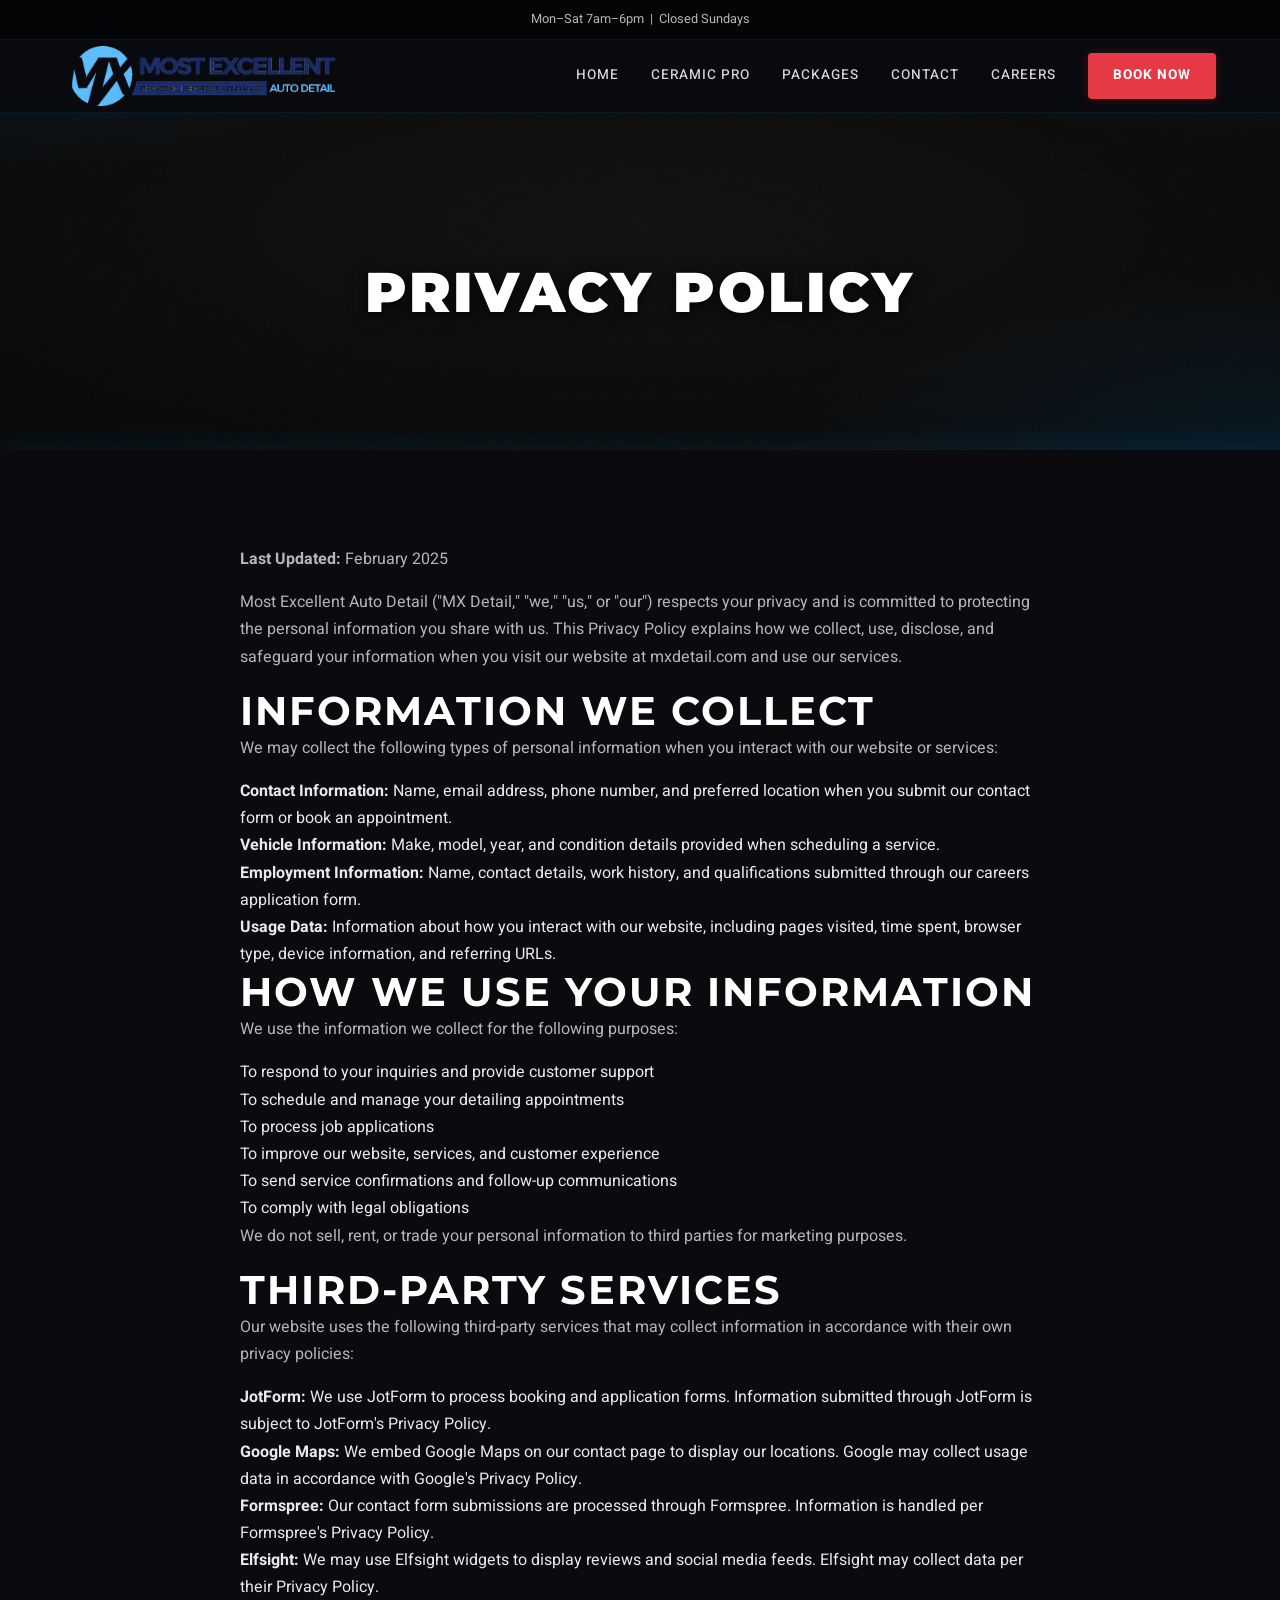
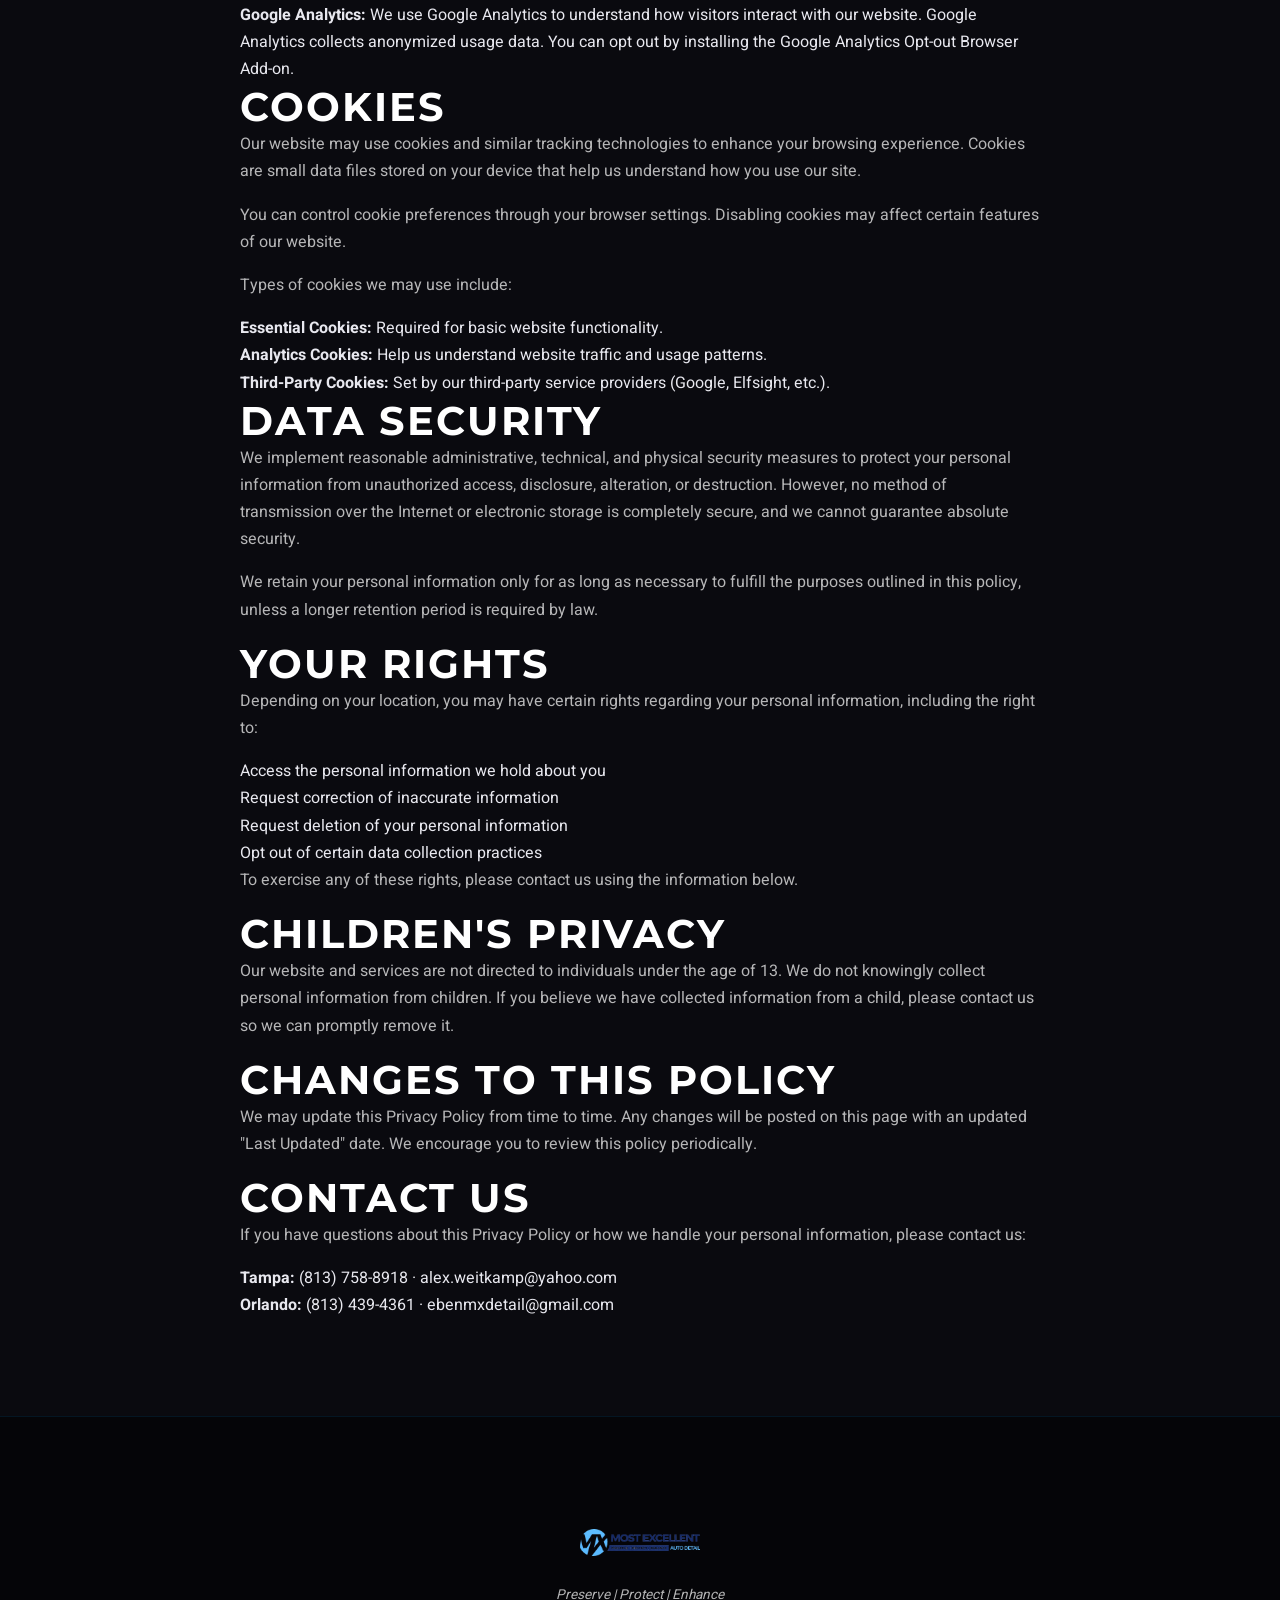
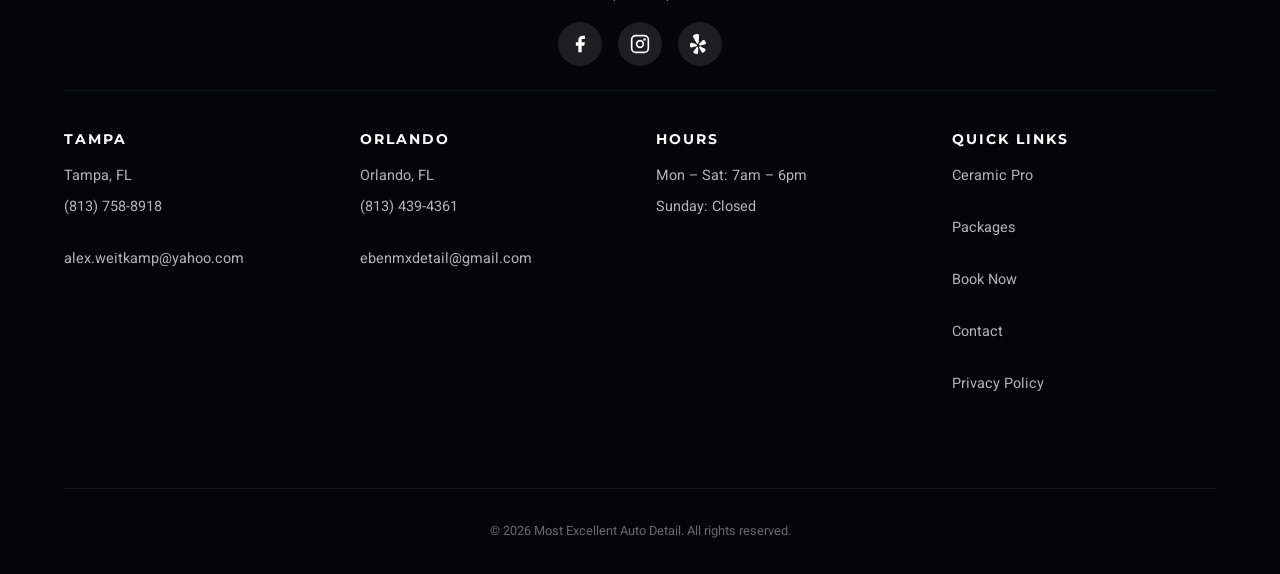
<file: privacy.html>
<!DOCTYPE html>
<html lang="en">
<head>
  <meta charset="UTF-8">
  <meta name="viewport" content="width=device-width, initial-scale=1.0">
  <title>Privacy Policy · Most Excellent Auto Detail</title>
  <meta name="description" content="Privacy policy for Most Excellent Auto Detail (MX Detail). Learn how we collect, use, and protect your personal information.">
  <link rel="canonical" href="https://mxdetail.com/privacy.html">

  <!-- Open Graph -->
  <meta property="og:title" content="Privacy Policy · Most Excellent Auto Detail">
  <meta property="og:description" content="Privacy policy for Most Excellent Auto Detail (MX Detail).">
  <meta property="og:url" content="https://mxdetail.com/privacy.html">
  <meta property="og:type" content="website">

  <!-- Fonts -->
  <link rel="preconnect" href="https://fonts.googleapis.com">
  <link rel="preconnect" href="https://fonts.gstatic.com" crossorigin>
  <link href="https://fonts.googleapis.com/css2?family=Montserrat:wght@700;900&family=Heebo:wght@300;400;500;700&display=swap" rel="stylesheet">

  <!-- Styles -->
  <link rel="stylesheet" href="css/style.css">
  <link rel="stylesheet" href="css/dark-mode.css">
</head>
<body>

  <!-- Skip Navigation -->
  <a href="#main-content" class="skip-link">Skip to main content</a>

  <!-- ═══ Top Info Bar ═══ -->
  <div class="top-bar" role="complementary" aria-label="Business hours">
    <div class="container">
      <span class="top-bar-hours">Mon–Sat 7am–6pm &nbsp;|&nbsp; Closed Sundays</span>
    </div>
  </div>

  <!-- ═══ Navbar ═══ -->
  <nav class="navbar" role="navigation" aria-label="Main navigation">
    <div class="container">
      <a href="index.html" class="nav-logo" aria-label="MX Detail Home">
        <img src="assets/images/logo.png" alt="Most Excellent Auto Detail" class="nav-logo-img">
      </a>
      <div class="nav-links" id="navLinks">
        <a href="index.html">Home</a>
        <a href="ceramic-pro.html">Ceramic Pro</a>
        <a href="packages.html">Packages</a>
        <a href="contact.html">Contact</a>
        <a href="application.html">Careers</a>
        <a href="book-now.html" class="nav-cta">Book Now</a>
      </div>
      <button class="nav-toggle" id="navToggle" aria-label="Toggle navigation" aria-expanded="false" aria-controls="mobileMenu">
        <span></span>
        <span></span>
        <span></span>
      </button>
    </div>
  </nav>

  <!-- Mobile Menu Overlay -->
  <div class="mobile-menu-overlay" id="mobileMenu" role="dialog" aria-label="Mobile menu">
    <nav class="mobile-menu-nav">
      <a href="index.html">Home</a>
      <a href="ceramic-pro.html">Ceramic Pro</a>
      <a href="packages.html">Packages</a>
      <a href="contact.html">Contact</a>
      <a href="book-now.html">Book Now</a>
      <a href="application.html">Careers</a>
    </nav>
  </div>

  <main id="main-content">

    <!-- ═══ Hero Inner ═══ -->
    <section class="hero hero-inner" aria-label="Page hero">
      <div class="hero-overlay"></div>
      <div class="hero-content container">
        <h1>Privacy Policy</h1>
      </div>
    </section>

    <!-- ═══ Privacy Policy Content ═══ -->
    <section class="section" aria-label="Privacy policy">
      <div class="container">
        <div class="prose" style="max-width: 800px; margin: 0 auto;">

          <p><strong>Last Updated:</strong> February 2025</p>

          <p>Most Excellent Auto Detail ("MX Detail," "we," "us," or "our") respects your privacy and is committed to protecting the personal information you share with us. This Privacy Policy explains how we collect, use, disclose, and safeguard your information when you visit our website at mxdetail.com and use our services.</p>

          <h2>Information We Collect</h2>
          <p>We may collect the following types of personal information when you interact with our website or services:</p>
          <ul>
            <li><strong>Contact Information:</strong> Name, email address, phone number, and preferred location when you submit our contact form or book an appointment.</li>
            <li><strong>Vehicle Information:</strong> Make, model, year, and condition details provided when scheduling a service.</li>
            <li><strong>Employment Information:</strong> Name, contact details, work history, and qualifications submitted through our careers application form.</li>
            <li><strong>Usage Data:</strong> Information about how you interact with our website, including pages visited, time spent, browser type, device information, and referring URLs.</li>
          </ul>

          <h2>How We Use Your Information</h2>
          <p>We use the information we collect for the following purposes:</p>
          <ul>
            <li>To respond to your inquiries and provide customer support</li>
            <li>To schedule and manage your detailing appointments</li>
            <li>To process job applications</li>
            <li>To improve our website, services, and customer experience</li>
            <li>To send service confirmations and follow-up communications</li>
            <li>To comply with legal obligations</li>
          </ul>
          <p>We do not sell, rent, or trade your personal information to third parties for marketing purposes.</p>

          <h2>Third-Party Services</h2>
          <p>Our website uses the following third-party services that may collect information in accordance with their own privacy policies:</p>
          <ul>
            <li><strong>JotForm:</strong> We use JotForm to process booking and application forms. Information submitted through JotForm is subject to <a href="https://www.jotform.com/privacy/" target="_blank" rel="noopener noreferrer">JotForm's Privacy Policy</a>.</li>
            <li><strong>Google Maps:</strong> We embed Google Maps on our contact page to display our locations. Google may collect usage data in accordance with <a href="https://policies.google.com/privacy" target="_blank" rel="noopener noreferrer">Google's Privacy Policy</a>.</li>
            <li><strong>Formspree:</strong> Our contact form submissions are processed through Formspree. Information is handled per <a href="https://formspree.io/legal/privacy-policy" target="_blank" rel="noopener noreferrer">Formspree's Privacy Policy</a>.</li>
            <li><strong>Elfsight:</strong> We may use Elfsight widgets to display reviews and social media feeds. Elfsight may collect data per their <a href="https://elfsight.com/privacy-policy/" target="_blank" rel="noopener noreferrer">Privacy Policy</a>.</li>
            <li><strong>Google Analytics:</strong> We use Google Analytics to understand how visitors interact with our website. Google Analytics collects anonymized usage data. You can opt out by installing the <a href="https://tools.google.com/dlpage/gaoptout" target="_blank" rel="noopener noreferrer">Google Analytics Opt-out Browser Add-on</a>.</li>
          </ul>

          <h2>Cookies</h2>
          <p>Our website may use cookies and similar tracking technologies to enhance your browsing experience. Cookies are small data files stored on your device that help us understand how you use our site.</p>
          <p>You can control cookie preferences through your browser settings. Disabling cookies may affect certain features of our website.</p>
          <p>Types of cookies we may use include:</p>
          <ul>
            <li><strong>Essential Cookies:</strong> Required for basic website functionality.</li>
            <li><strong>Analytics Cookies:</strong> Help us understand website traffic and usage patterns.</li>
            <li><strong>Third-Party Cookies:</strong> Set by our third-party service providers (Google, Elfsight, etc.).</li>
          </ul>

          <h2>Data Security</h2>
          <p>We implement reasonable administrative, technical, and physical security measures to protect your personal information from unauthorized access, disclosure, alteration, or destruction. However, no method of transmission over the Internet or electronic storage is completely secure, and we cannot guarantee absolute security.</p>
          <p>We retain your personal information only for as long as necessary to fulfill the purposes outlined in this policy, unless a longer retention period is required by law.</p>

          <h2>Your Rights</h2>
          <p>Depending on your location, you may have certain rights regarding your personal information, including the right to:</p>
          <ul>
            <li>Access the personal information we hold about you</li>
            <li>Request correction of inaccurate information</li>
            <li>Request deletion of your personal information</li>
            <li>Opt out of certain data collection practices</li>
          </ul>
          <p>To exercise any of these rights, please contact us using the information below.</p>

          <h2>Children's Privacy</h2>
          <p>Our website and services are not directed to individuals under the age of 13. We do not knowingly collect personal information from children. If you believe we have collected information from a child, please contact us so we can promptly remove it.</p>

          <h2>Changes to This Policy</h2>
          <p>We may update this Privacy Policy from time to time. Any changes will be posted on this page with an updated "Last Updated" date. We encourage you to review this policy periodically.</p>

          <h2>Contact Us</h2>
          <p>If you have questions about this Privacy Policy or how we handle your personal information, please contact us:</p>
          <ul>
            <li><strong>Tampa:</strong> <a href="tel:8137588918">(813) 758-8918</a> · <a href="mailto:alex.weitkamp@yahoo.com">alex.weitkamp@yahoo.com</a></li>
            <li><strong>Orlando:</strong> <a href="tel:8134394361">(813) 439-4361</a> · <a href="mailto:ebenmxdetail@gmail.com">ebenmxdetail@gmail.com</a></li>
          </ul>

        </div>
      </div>
    </section>

  </main>

  <!-- ═══ Footer ═══ -->
  <footer class="footer" role="contentinfo">
    <div class="container">
      <div class="footer-grid">
        <div class="footer-col footer-col-brand">
          <div class="footer-logo">
            <img src="assets/images/logo.png" alt="Most Excellent Auto Detail" class="nav-logo-img">
          </div>
          <p class="tagline">Preserve | Protect | Enhance</p>
          <div class="social-icons">
            <a href="https://facebook.com/mostexcellentdetail/" target="_blank" rel="noopener noreferrer" aria-label="Facebook">
              <svg viewBox="0 0 24 24"><path d="M18 2h-3a5 5 0 00-5 5v3H7v4h3v8h4v-8h3l1-4h-4V7a1 1 0 011-1h3z"/></svg>
            </a>
            <a href="https://instagram.com/officialmxdetail/" target="_blank" rel="noopener noreferrer" aria-label="Instagram">
              <svg viewBox="0 0 24 24"><rect x="2" y="2" width="20" height="20" rx="5" ry="5" fill="none" stroke="currentColor" stroke-width="2"/><circle cx="12" cy="12" r="4" fill="none" stroke="currentColor" stroke-width="2"/><circle cx="17.5" cy="6.5" r="1.5" fill="currentColor"/></svg>
            </a>
            <a href="https://yelp.com/biz/most-excellent-auto-detailing-orlando" target="_blank" rel="noopener noreferrer" aria-label="Yelp">
              <svg viewBox="0 0 16 16"><path d="m4.188 10.095.736-.17.073-.02A.813.813 0 0 0 5.45 8.65a1 1 0 0 0-.3-.258 3 3 0 0 0-.428-.198l-.808-.295a76 76 0 0 0-1.364-.493C2.253 7.3 2 7.208 1.783 7.14c-.041-.013-.087-.025-.124-.038a2.1 2.1 0 0 0-.606-.116.72.72 0 0 0-.572.245 2 2 0 0 0-.105.132 1.6 1.6 0 0 0-.155.309c-.15.443-.225.908-.22 1.376.002.423.013.966.246 1.334a.8.8 0 0 0 .22.24c.166.114.333.129.507.141.26.019.513-.045.764-.103l2.447-.566zm8.219-3.911a4.2 4.2 0 0 0-.8-1.14 1.6 1.6 0 0 0-.275-.21 2 2 0 0 0-.15-.073.72.72 0 0 0-.621.031c-.142.07-.294.182-.496.37-.028.028-.063.06-.094.089-.167.156-.353.35-.574.575q-.51.516-1.01 1.042l-.598.62a3 3 0 0 0-.298.365 1 1 0 0 0-.157.364.8.8 0 0 0 .007.301q0 .007.003.013a.81.81 0 0 0 .945.616l.074-.014 3.185-.736c.251-.058.506-.112.732-.242.151-.088.295-.175.394-.35a.8.8 0 0 0 .093-.313c.05-.434-.178-.927-.36-1.308M6.706 7.523c.23-.29.23-.722.25-1.075.07-1.181.143-2.362.201-3.543.022-.448.07-.89.044-1.34-.022-.372-.025-.799-.26-1.104C6.528-.077 5.644-.033 5.04.05q-.278.038-.553.104a8 8 0 0 0-.543.149c-.58.19-1.393.537-1.53 1.204-.078.377.106.763.249 1.107.173.417.41.792.625 1.185.57 1.036 1.15 2.066 1.728 3.097.172.308.36.697.695.857q.033.015.068.025c.15.057.313.068.469.032l.028-.007a.8.8 0 0 0 .377-.226zm-.276 3.161a.74.74 0 0 0-.923-.234 1 1 0 0 0-.145.09 2 2 0 0 0-.346.354c-.026.033-.05.077-.08.104l-.512.705q-.435.591-.861 1.193c-.185.26-.346.479-.472.673l-.072.11c-.152.235-.238.406-.282.559a.7.7 0 0 0-.03.314c.013.11.05.217.108.312q.046.07.1.138a1.6 1.6 0 0 0 .257.237 4.5 4.5 0 0 0 2.196.76 1.6 1.6 0 0 0 .349-.027 2 2 0 0 0 .163-.048.8.8 0 0 0 .278-.178.7.7 0 0 0 .17-.266c.059-.147.098-.335.123-.613l.012-.13c.02-.231.03-.502.045-.821q.037-.735.06-1.469l.033-.87a2.1 2.1 0 0 0-.055-.623 1 1 0 0 0-.117-.27Zm5.783 1.362a2.2 2.2 0 0 0-.498-.378l-.112-.067c-.199-.12-.438-.246-.719-.398q-.644-.353-1.295-.695l-.767-.407c-.04-.012-.08-.04-.118-.059a2 2 0 0 0-.466-.166 1 1 0 0 0-.17-.018.74.74 0 0 0-.725.616 1 1 0 0 0 .01.293c.038.204.13.406.224.583l.41.768q.341.65.696 1.294c.152.28.28.52.398.719q.036.057.068.112c.145.239.261.39.379.497a.73.73 0 0 0 .596.201 2 2 0 0 0 .168-.029 1.6 1.6 0 0 0 .325-.129 4 4 0 0 0 .855-.64c.306-.3.577-.63.788-1.006q.045-.08.076-.165a2 2 0 0 0 .051-.161q.019-.083.029-.168a.8.8 0 0 0-.038-.327.7.7 0 0 0-.165-.27"/></svg>
            </a>
          </div>
        </div>
        <div class="footer-col">
          <h4>Tampa</h4>
          <p>Tampa, FL</p>
          <a href="tel:8137588918">(813) 758-8918</a>
          <a href="mailto:alex.weitkamp@yahoo.com">alex.weitkamp@yahoo.com</a>
        </div>
        <div class="footer-col">
          <h4>Orlando</h4>
          <p>Orlando, FL</p>
          <a href="tel:8134394361">(813) 439-4361</a>
          <a href="mailto:ebenmxdetail@gmail.com">ebenmxdetail@gmail.com</a>
        </div>
        <div class="footer-col">
          <h4>Hours</h4>
          <p>Mon – Sat: 7am – 6pm</p>
          <p>Sunday: Closed</p>
        </div>
        <div class="footer-col">
          <h4>Quick Links</h4>
          <a href="ceramic-pro.html">Ceramic Pro</a>
          <a href="packages.html">Packages</a>
          <a href="book-now.html">Book Now</a>
          <a href="contact.html">Contact</a>
          <a href="privacy.html">Privacy Policy</a>
        </div>
      </div>
      <div class="footer-bottom">
        <span>&copy; <script>document.write(new Date().getFullYear())</script> Most Excellent Auto Detail. All rights reserved.</span>
      </div>
    </div>
  </footer>

  <script src="js/main.js" defer></script>

</body>
</html>
</file>
<file: css/style.css>
/* ══════════════════════════════════════════════════ */
/* MX Detail — Most Excellent Auto Detail            */
/* Premium Dark Automotive Aesthetic                  */
/* ══════════════════════════════════════════════════ */

/* ── Design Tokens ── */
:root {
  --color-primary: #007cba;
  --color-primary-dark: #066491;
  --color-primary-light: #0090d9;
  --color-cta-red: #e63946;
  --color-cta-red-dark: #c5303c;
  --color-black: #181818;
  --color-black-deep: #111111;
  --color-gray-light: #f4f5fa;
  --color-gray-medium: #e2e8f0;
  --color-white: #ffffff;
  --color-body: #4a5568;
  --color-text-light: rgba(255,255,255,0.7);
  --color-star: #f5a623;

  --shadow-sm: 0 2px 8px rgba(0,0,0,0.08);
  --shadow-md: 0 4px 20px rgba(0,0,0,0.12);
  --shadow-lg: 0 12px 40px rgba(0,0,0,0.2);

  --radius: 4px;
  --radius-lg: 8px;
  --container-max: 1200px;
  --nav-height: 72px;
  --top-bar-height: 40px;

  --space-xs: 0.5rem;
  --space-sm: 1rem;
  --space-md: 2rem;
  --space-lg: 4rem;
  --space-xl: 6rem;
  --space-2xl: 8rem;

  --font-display: 'Montserrat', Arial, sans-serif;
  --font-body: 'Heebo', Arial, sans-serif;

  --transition: all 0.3s ease;
  --transition-slow: all 0.6s ease;
}

/* ── Reset ── */
*, *::before, *::after { margin: 0; padding: 0; box-sizing: border-box; }
html { scroll-behavior: smooth; }
body {
  font-family: var(--font-body);
  color: var(--color-body);
  line-height: 1.7;
  background: var(--color-white);
  -webkit-font-smoothing: antialiased;
  -moz-osx-font-smoothing: grayscale;
}
img { max-width: 100%; height: auto; display: block; }
a { text-decoration: none; color: inherit; transition: var(--transition); }
ul { list-style: none; }

/* ── Typography ── */
h1, h2, h3, h4, h5 {
  font-family: var(--font-display);
  color: var(--color-black);
  line-height: 1.2;
  text-transform: uppercase;
  letter-spacing: 0.05em;
}
h1 { font-size: clamp(2rem, 5vw, 3.5rem); font-weight: 900; }
h2 { font-size: clamp(1.5rem, 3.5vw, 2.5rem); font-weight: 700; }
h3 { font-size: clamp(1.25rem, 2.5vw, 1.75rem); font-weight: 700; }
h4 { font-size: 1.1rem; font-weight: 700; }
h5 { font-size: 0.9rem; font-weight: 700; }
p { margin-bottom: 1rem; }

/* ── Layout ── */
.container { max-width: var(--container-max); margin: 0 auto; padding: 0 24px; }
.section { padding: var(--space-xl) 0; }
.section-light { background: var(--color-gray-light); }
.section-dark { background: var(--color-black); color: var(--color-white); }
.section-dark h2, .section-dark h3, .section-dark h4, .section-dark h5 { color: var(--color-white); }
.section-dark p { color: var(--color-text-light); }
.text-center { text-align: center; }

/* ── Section Header ── */
.section-badge {
  display: inline-block;
  font-family: var(--font-body);
  font-size: 0.75rem;
  letter-spacing: 0.5em;
  text-transform: uppercase;
  color: var(--color-primary);
  font-weight: 500;
  margin-bottom: 12px;
}
.section-subtitle {
  font-size: 1.1rem;
  color: var(--color-body);
  max-width: 600px;
  margin: 12px auto 0;
  line-height: 1.8;
}
.section-dark .section-badge { color: var(--color-primary-light); }
.section-dark .section-subtitle { color: var(--color-text-light); }

.section-divider {
  width: 60px;
  height: 2px;
  background: var(--color-primary);
  margin: 16px auto 0;
}

/* ── Skip Link ── */
.skip-link {
  position: absolute;
  top: -100%;
  left: 16px;
  background: var(--color-primary);
  color: var(--color-white);
  padding: 8px 16px;
  border-radius: var(--radius);
  z-index: 10000;
  font-size: 0.875rem;
}
.skip-link:focus {
  top: 8px;
}

/* ══════════════════════════════════════ */
/* TOP INFO BAR                          */
/* ══════════════════════════════════════ */
.top-bar {
  background: #0d2137;
  color: var(--color-text-light);
  font-size: 0.8rem;
  line-height: 1;
  min-height: var(--top-bar-height);
  display: flex;
  align-items: center;
  position: fixed;
  top: 0;
  left: 0;
  right: 0;
  z-index: 1001;
}
.top-bar * {
  line-height: 1;
}
.top-bar .container {
  display: flex;
  align-items: center;
  justify-content: center;
  max-width: 100%;
  white-space: nowrap;
}
.top-bar a {
  color: var(--color-text-light);
}
.top-bar svg {
  flex-shrink: 0;
}
.top-bar a:hover {
  color: var(--color-white);
}
.top-bar-left {
  display: flex;
  align-items: center;
  gap: 20px;
  flex-wrap: nowrap;
  white-space: nowrap;
}
.top-bar-left span {
  display: inline-flex;
  align-items: center;
  gap: 6px;
}
.top-bar-right {
  display: inline-flex;
  align-items: center;
  gap: 6px;
  white-space: nowrap;
}

/* ══════════════════════════════════════ */
/* NAVIGATION                            */
/* ══════════════════════════════════════ */
.navbar {
  position: fixed;
  top: var(--top-bar-height);
  left: 0; right: 0;
  z-index: 1000;
  background: rgba(0,124,186,0.92);
  transition: background 0.3s ease, box-shadow 0.3s ease;
}
.navbar.scrolled {
  background: rgba(0,124,186,0.92);
  box-shadow: 0 4px 20px rgba(0,0,0,0.15);
}
.navbar .container {
  display: flex;
  align-items: center;
  justify-content: space-between;
  height: var(--nav-height);
}
.navbar .nav-logo {
  background: rgba(255,255,255,0.9);
  padding: 5px 12px;
  border-radius: 6px;
  display: flex;
  align-items: center;
}
.nav-logo-img {
  height: 75px;
  width: auto;
  display: block;
  margin: -12px 0;
}
.footer-logo .nav-logo-img {
  height: auto;
  width: 100%;
  max-width: 150px;
  object-fit: contain;
  margin-bottom: 12px;
}
.parallax-logo {
  max-width: 400px;
  height: auto;
}
.nav-links {
  display: flex;
  align-items: center;
  gap: 32px;
  height: 100%;
}
.nav-links a {
  font-family: var(--font-body);
  font-size: 0.85rem;
  font-weight: 500;
  color: rgba(255,255,255,0.85);
  text-transform: uppercase;
  letter-spacing: 1px;
  position: relative;
  display: flex;
  align-items: center;
}
.nav-links a::after {
  content: '';
  position: absolute;
  bottom: -4px;
  left: 0;
  width: 0;
  height: 2px;
  background: var(--color-primary);
  transition: width 0.3s ease;
}
.nav-links a:hover::after,
.nav-links a.active::after {
  width: 100%;
}
.nav-links a:hover {
  color: var(--color-white);
}
.nav-cta {
  background: var(--color-cta-red) !important;
  color: var(--color-white) !important;
  padding: 10px 24px !important;
  border-radius: var(--radius) !important;
  font-weight: 700 !important;
}
.nav-cta::after { display: none !important; }
.nav-cta:hover {
  background: var(--color-cta-red-dark) !important;
  transform: translateY(-1px);
}

/* Hamburger */
.nav-toggle {
  display: none;
  background: none;
  border: none;
  cursor: pointer;
  padding: 8px;
  z-index: 1002;
}
.nav-toggle span {
  display: block;
  width: 24px;
  height: 2px;
  background: var(--color-white);
  margin: 6px 0;
  transition: var(--transition);
  border-radius: 2px;
}
.nav-toggle.open span:nth-child(1) {
  transform: rotate(45deg) translate(5px, 6px);
}
.nav-toggle.open span:nth-child(2) {
  opacity: 0;
}
.nav-toggle.open span:nth-child(3) {
  transform: rotate(-45deg) translate(5px, -6px);
}

/* Mobile Menu Overlay */
.mobile-menu-overlay {
  display: none;
  position: fixed;
  inset: 0;
  background: rgba(17,17,17,0.97);
  z-index: 999;
  justify-content: center;
  align-items: center;
  opacity: 0;
  transition: opacity 0.3s ease;
}
.mobile-menu-overlay.open {
  display: flex;
  opacity: 1;
}
.mobile-menu-nav {
  display: flex;
  flex-direction: column;
  align-items: center;
  gap: 24px;
}
.mobile-menu-nav a {
  font-family: var(--font-display);
  font-size: 1.5rem;
  font-weight: 700;
  color: var(--color-white);
  text-transform: uppercase;
  letter-spacing: 2px;
}
.mobile-menu-nav a:hover {
  color: var(--color-primary);
}

/* ══════════════════════════════════════ */
/* BUTTONS                               */
/* ══════════════════════════════════════ */
.btn {
  display: inline-block;
  font-family: var(--font-body);
  font-size: 0.85rem;
  font-weight: 700;
  text-transform: uppercase;
  letter-spacing: 1px;
  padding: 14px 36px;
  border-radius: var(--radius);
  cursor: pointer;
  transition: var(--transition);
  border: none;
  text-align: center;
}
.btn:focus-visible {
  outline: 3px solid var(--color-primary);
  outline-offset: 2px;
}
.btn-primary {
  background: linear-gradient(135deg, var(--color-primary) 0%, var(--color-primary-dark) 100%);
  color: var(--color-white);
}
.btn-primary:hover {
  transform: translateY(-2px);
  box-shadow: 0 8px 25px rgba(0,124,186,0.3);
}
.btn-cta {
  background: var(--color-cta-red);
  color: var(--color-white);
}
.btn-cta:hover {
  background: var(--color-cta-red-dark);
  transform: translateY(-2px);
  box-shadow: 0 8px 25px rgba(230,57,70,0.3);
}
.btn-outline {
  background: transparent;
  color: var(--color-white);
  border: 2px solid rgba(255,255,255,0.4);
}
.btn-outline:hover {
  border-color: var(--color-white);
  background: rgba(255,255,255,0.08);
}
.btn-lg {
  padding: 18px 48px;
  font-size: 0.95rem;
}
.btn-group {
  display: flex;
  gap: 16px;
  flex-wrap: wrap;
  justify-content: center;
}

/* ══════════════════════════════════════ */
/* HERO                                  */
/* ══════════════════════════════════════ */
.hero {
  position: relative;
  min-height: 100vh;
  display: flex;
  align-items: center;
  justify-content: center;
  text-align: center;
  overflow: hidden;
  background-size: cover;
  background-position: center;
  background-attachment: fixed;
  background-color: var(--color-black);
}

/* Hero Slideshow */
.hero-slideshow {
  position: absolute;
  inset: 0;
  z-index: 0;
}
.hero-slide {
  position: absolute;
  inset: 0;
  background-size: cover;
  background-position: center;
  opacity: 0;
  transition: opacity 1.5s ease-in-out;
  animation: kenBurns 8s ease-in-out infinite alternate;
}
.hero-slide.active {
  opacity: 1;
}
@keyframes kenBurns {
  0% {
    transform: scale(1) translateX(0);
  }
  100% {
    transform: scale(1.1) translateX(-2%);
  }
}
.hero-slide:nth-child(2) {
  animation-direction: alternate-reverse;
}
.hero-slide:nth-child(3) {
  animation-delay: 0.5s;
}

.hero-overlay {
  position: absolute;
  inset: 0;
  background: rgba(0,0,0,0.55);
  z-index: 1;
}
.hero-content {
  position: relative;
  z-index: 2;
  max-width: 800px;
}
.hero h1 {
  color: var(--color-white);
  margin-bottom: 16px;
}
.hero h1 .accent {
  color: var(--color-primary);
}
.hero-tagline {
  font-family: var(--font-body);
  font-size: 1.2rem;
  color: var(--color-text-light);
  letter-spacing: 0.3em;
  text-transform: uppercase;
  margin-bottom: 40px;
  font-weight: 300;
}
.hero .btn-group {
  margin-top: 8px;
}

/* Hero Google Rating Badge */
.hero-google-badge {
  margin-top: 0;
  margin-bottom: 20px;
}
.hero-google-badge-inner {
  display: inline-flex;
  align-items: center;
  gap: 10px;
  padding: 10px 24px;
  background: rgba(255,255,255,0.12);
  backdrop-filter: blur(12px);
  -webkit-backdrop-filter: blur(12px);
  border: 1px solid rgba(255,255,255,0.2);
  border-radius: 100px;
  text-decoration: none;
  color: #ffffff;
  transition: var(--transition);
}
.hero-google-badge-inner:hover {
  background: rgba(255,255,255,0.2);
  border-color: rgba(255,255,255,0.35);
  transform: translateY(-2px);
}
.hero-google-rating {
  font-family: var(--font-display);
  font-weight: 900;
  font-size: 1.2rem;
}
.hero-google-stars {
  color: var(--color-star);
  font-size: 1rem;
  letter-spacing: 1px;
}
.hero-google-divider {
  opacity: 0.4;
  font-weight: 300;
}
.hero-google-count {
  font-size: 0.85rem;
  font-weight: 400;
  opacity: 0.85;
}
.hero-google-cta {
  display: inline-flex;
  align-items: center;
  gap: 4px;
  font-size: 0.8rem;
  font-weight: 600;
  color: var(--color-primary-light);
  margin-left: 4px;
}

/* Inner page hero (shorter) */
.hero-inner {
  min-height: 50vh;
  padding-top: calc(var(--nav-height) + var(--top-bar-height) + 40px);
}

/* ══════════════════════════════════════ */
/* DIAGONAL DIVIDER                      */
/* ══════════════════════════════════════ */
.divider-diagonal {
  width: 100%;
  height: 60px;
  overflow: hidden;
  line-height: 0;
}
.divider-diagonal svg {
  width: 100%;
  height: 100%;
}

/* ══════════════════════════════════════ */
/* SERVICES GALLERY                      */
/* ══════════════════════════════════════ */
.gallery-grid {
  display: grid;
  grid-template-columns: repeat(3, 1fr);
  gap: 8px;
  margin-top: var(--space-lg);
}
.gallery-card {
  position: relative;
  overflow: hidden;
  aspect-ratio: 1;
  border-radius: var(--radius);
  display: block;
}
.gallery-card img {
  width: 100%;
  height: 100%;
  object-fit: cover;
  transform: scale(1.15);
  transition: transform 0.6s cubic-bezier(0.25, 0.46, 0.45, 0.94);
}
.gallery-card:hover img {
  transform: scale(1.0);
}
.gallery-overlay {
  position: absolute;
  inset: 0;
  background: linear-gradient(to top, rgba(0,0,0,0.75) 0%, rgba(0,0,0,0.1) 50%, transparent 100%);
  display: flex;
  flex-direction: column;
  justify-content: flex-end;
  padding: 24px;
  transition: var(--transition);
}
.gallery-overlay h3 {
  color: var(--color-white);
  font-size: 1rem;
  margin-bottom: 4px;
}
.gallery-overlay p {
  color: var(--color-text-light);
  font-size: 0.8rem;
  margin: 0;
}

/* ══════════════════════════════════════ */
/* REVIEWS SECTION                       */
/* ══════════════════════════════════════ */
.reviews-section {
  padding: var(--space-xl) 0;
}

/* Google Rating Header */
.google-rating-header {
  display: flex;
  align-items: center;
  justify-content: center;
  gap: 32px;
  margin-top: var(--space-md);
  margin-bottom: var(--space-md);
  flex-wrap: wrap;
}
.google-rating-badge {
  display: flex;
  align-items: center;
  gap: 14px;
}
.google-g {
  flex-shrink: 0;
}
.google-rating-info {
  display: flex;
  flex-direction: column;
}
.google-rating-stars {
  display: flex;
  align-items: center;
  gap: 8px;
}
.google-rating-number {
  font-family: var(--font-display);
  font-weight: 900;
  font-size: 2rem;
  color: var(--color-black);
  line-height: 1;
}
.google-rating-stars .review-stars {
  margin-bottom: 0;
  font-size: 1.3rem;
}
.google-rating-count {
  font-size: 0.85rem;
  color: var(--color-body);
  margin-top: 2px;
}
.google-review-link {
  display: inline-flex;
  align-items: center;
  gap: 6px;
  font-size: 0.85rem;
  font-weight: 600;
  color: var(--color-primary);
  text-decoration: none;
  padding: 8px 20px;
  border: 2px solid var(--color-primary);
  border-radius: 100px;
  transition: var(--transition);
}
.google-review-link:hover {
  background: var(--color-primary);
  color: var(--color-white);
}

/* Reviews Carousel */
.reviews-carousel {
  position: relative;
  overflow: hidden;
  margin-top: var(--space-sm);
}
.reviews-track {
  display: flex;
  transition: transform 0.5s cubic-bezier(0.25, 0.46, 0.45, 0.94);
  gap: 24px;
}
.review-card {
  background: var(--color-white);
  border-radius: var(--radius-lg);
  padding: 32px;
  box-shadow: var(--shadow-sm);
  border: 1px solid var(--color-gray-medium);
  width: calc((100% - 48px) / 3);
  min-width: calc((100% - 48px) / 3);
  flex-shrink: 0;
  transition: var(--transition);
  display: flex;
  flex-direction: column;
}
.review-card:hover {
  box-shadow: var(--shadow-md);
  transform: translateY(-2px);
}
.review-card-header {
  display: flex;
  align-items: center;
  gap: 12px;
  margin-bottom: 14px;
}
.review-avatar {
  width: 42px;
  height: 42px;
  border-radius: 50%;
  background: var(--color-primary);
  color: var(--color-white);
  display: flex;
  align-items: center;
  justify-content: center;
  font-family: var(--font-display);
  font-weight: 700;
  font-size: 1rem;
  flex-shrink: 0;
}
.review-meta {
  display: flex;
  flex-direction: column;
  min-width: 0;
}
.review-author {
  font-weight: 700;
  color: var(--color-black);
  font-size: 0.9rem;
  line-height: 1.3;
}
.review-date {
  font-size: 0.75rem;
  color: #999;
}
.review-stars {
  color: var(--color-star);
  font-size: 1.1rem;
  margin-bottom: 12px;
  letter-spacing: 2px;
}
.review-text {
  font-style: italic;
  color: var(--color-body);
  margin-bottom: 0;
  line-height: 1.8;
  font-size: 0.95rem;
  word-wrap: break-word;
  overflow-wrap: break-word;
}

/* Carousel Controls */
.reviews-controls {
  display: flex;
  align-items: center;
  justify-content: center;
  gap: 16px;
  margin-top: 28px;
}
.reviews-arrow {
  width: 40px;
  height: 40px;
  border-radius: 50%;
  border: 2px solid var(--color-gray-medium);
  background: var(--color-white);
  cursor: pointer;
  display: flex;
  align-items: center;
  justify-content: center;
  transition: var(--transition);
  color: var(--color-body);
}
.reviews-arrow:hover {
  border-color: var(--color-primary);
  color: var(--color-primary);
  background: rgba(0, 124, 186, 0.05);
}
.reviews-dots {
  display: flex;
  gap: 8px;
}
.reviews-dot {
  width: 10px;
  height: 10px;
  min-height: 10px;
  border-radius: 50%;
  background: var(--color-gray-medium);
  border: none;
  cursor: pointer;
  transition: var(--transition);
  padding: 0;
}
.reviews-dot.active {
  background: var(--color-primary);
  transform: scale(1.2);
}

/* Legacy grid (kept for other pages) */
.reviews-grid {
  display: grid;
  grid-template-columns: repeat(3, 1fr);
  gap: 24px;
  margin-top: var(--space-lg);
}

/* ══════════════════════════════════════ */
/* PARALLAX CTA                          */
/* ══════════════════════════════════════ */
.parallax-cta {
  position: relative;
  min-height: 400px;
  display: flex;
  align-items: center;
  justify-content: center;
  overflow: hidden;
  background-size: cover;
  background-position: center;
  background-attachment: fixed;
  background-color: var(--color-black);
}
.parallax-overlay {
  position: absolute;
  inset: 0;
  background: rgba(0,0,0,0.65);
  z-index: 1;
}
.parallax-content {
  position: relative;
  z-index: 2;
  text-align: center;
  padding: var(--space-xl) 0;
}
.parallax-content h2 {
  color: var(--color-white);
  margin-bottom: 24px;
}
.parallax-content p {
  color: var(--color-text-light);
  font-size: 1.1rem;
  margin-bottom: 32px;
}
.parallax-logo {
  max-width: 200px;
  margin: 0 auto 24px;
}

/* ══════════════════════════════════════ */
/* SOCIAL ICONS                          */
/* ══════════════════════════════════════ */
.social-icons {
  display: flex;
  gap: 16px;
  justify-content: center;
  align-items: center;
}
.social-icons a {
  display: flex;
  align-items: center;
  justify-content: center;
  width: 44px;
  height: 44px;
  border-radius: 50%;
  background: rgba(255,255,255,0.1);
  color: var(--color-white);
  transition: var(--transition);
}
.social-icons a:hover {
  background: var(--color-primary);
  transform: translateY(-3px);
}
.social-icons svg {
  width: 20px;
  height: 20px;
  fill: currentColor;
}

/* ══════════════════════════════════════ */
/* SPLIT SECTIONS (Two-Column)           */
/* ══════════════════════════════════════ */
.split-section {
  display: grid;
  grid-template-columns: 1fr 1fr;
  gap: 60px;
  align-items: center;
}
.split-section.reverse {
  direction: rtl;
}
.split-section.reverse > * {
  direction: ltr;
}
.split-image img {
  width: 100%;
  height: 100%;
  object-fit: cover;
  border-radius: var(--radius);
  box-shadow: var(--shadow-md);
  max-height: 500px;
}
.split-text {
  padding: var(--space-md) 0;
}
.split-text h2 {
  margin-bottom: 8px;
}
.split-text p {
  color: var(--color-body);
  margin-bottom: 24px;
}

/* ══════════════════════════════════════ */
/* TESTIMONIAL                           */
/* ══════════════════════════════════════ */
.testimonial-section {
  background: var(--color-gray-light);
}
.testimonial-card {
  max-width: 800px;
  margin: 0 auto;
  text-align: center;
}
.testimonial-quote {
  font-size: 1.25rem;
  font-style: italic;
  color: var(--color-black);
  line-height: 1.8;
  margin-bottom: 24px;
  position: relative;
}
.testimonial-quote::before {
  content: '\201C';
  font-family: Georgia, serif;
  font-size: 4rem;
  color: var(--color-primary);
  position: absolute;
  top: -20px;
  left: 50%;
  transform: translateX(-50%);
  line-height: 1;
  opacity: 0.3;
}
.testimonial-author {
  font-weight: 700;
  font-size: 1rem;
  color: var(--color-black);
}
.testimonial-role {
  font-size: 0.85rem;
  color: var(--color-body);
  margin-top: 4px;
}

/* ══════════════════════════════════════ */
/* BANNER CTA                            */
/* ══════════════════════════════════════ */
.banner-cta {
  background: var(--color-black);
  padding: 80px 0;
  text-align: center;
}
.banner-cta h2 {
  color: var(--color-white);
  margin-bottom: 16px;
}
.banner-cta p {
  color: var(--color-text-light);
  font-size: 1.1rem;
  margin-bottom: 32px;
}

/* ══════════════════════════════════════ */
/* FOOTER                                */
/* ══════════════════════════════════════ */
.footer {
  background: var(--color-black);
  color: var(--color-text-light);
  padding: var(--space-xl) 0 0;
}
.footer-grid {
  display: grid;
  grid-template-columns: repeat(5, 1fr);
  gap: 40px;
  align-items: start;
}
.footer-col-brand .tagline {
  font-size: 0.85rem;
  color: var(--color-text-light);
  font-style: italic;
  margin-bottom: 16px;
}
.footer-col-brand .social-icons {
  justify-content: flex-start;
}
.footer-logo {
  max-width: 120px;
  margin-bottom: 12px;
}
.footer h4 {
  color: var(--color-white);
  font-size: 0.85rem;
  letter-spacing: 2px;
  margin-bottom: 16px;
  text-transform: uppercase;
}
.footer-col a,
.footer-col p {
  display: block;
  font-size: 0.9rem;
  color: var(--color-text-light);
  margin-bottom: 8px;
  line-height: 1.6;
}
.footer-col a:hover {
  color: var(--color-primary);
}

/* Footer Bottom */
.footer-bottom {
  text-align: center;
  padding: var(--space-md) 0;
  margin-top: var(--space-lg);
  border-top: 1px solid rgba(255,255,255,0.08);
  font-size: 0.8rem;
  color: rgba(255,255,255,0.4);
}

/* ══════════════════════════════════════ */
/* PACKAGES — ACCORDION CARDS            */
/* ══════════════════════════════════════ */

/* Category Section */
/* Packages section — dark blue gradient background */
.section-packages {
  background: linear-gradient(175deg, #0d2137 0%, #132d47 35%, #181818 70%, #111111 100%);
  padding: var(--space-xl) 0;
}
.section-packages h2 {
  color: var(--color-white);
}

.pkg-category {
  margin-bottom: var(--space-lg);
}
.pkg-category-title {
  font-family: var(--font-display);
  font-size: 1.1rem;
  font-weight: 900;
  text-transform: uppercase;
  letter-spacing: 3px;
  color: var(--color-white);
  padding: 14px 20px;
  background: linear-gradient(135deg, var(--color-primary-dark), var(--color-primary));
  border-radius: var(--radius-lg);
  margin-bottom: 16px;
  border: none;
}

/* Accordion Item */
.pkg-accordion {
  background: linear-gradient(145deg, #1a2a3d, #1e2d40);
  border: 1px solid rgba(0,124,186,0.15);
  border-radius: var(--radius-lg);
  margin-bottom: 10px;
  overflow: hidden;
  transition: box-shadow 0.3s ease, border-color 0.3s ease;
}
.pkg-accordion.open {
  box-shadow: 0 4px 24px rgba(0,124,186,0.25);
  border-color: var(--color-primary);
  background: linear-gradient(145deg, #1e3350, #1a2a3d);
}

/* Accordion Header (clickable) */
.pkg-header {
  display: flex;
  align-items: center;
  justify-content: space-between;
  padding: 20px 24px;
  cursor: pointer;
  background: none;
  border: none;
  width: 100%;
  font-family: var(--font-body);
  text-align: left;
  transition: background 0.2s ease;
}
.pkg-header:hover {
  background: rgba(0,124,186,0.08);
}
.pkg-header:focus-visible {
  outline: 3px solid var(--color-primary);
  outline-offset: -3px;
}
.pkg-header-left {
  display: flex;
  align-items: center;
  gap: 12px;
}
.pkg-chevron {
  width: 20px;
  height: 20px;
  color: var(--color-primary);
  transition: transform 0.3s ease;
  flex-shrink: 0;
}
.pkg-accordion.open .pkg-chevron {
  transform: rotate(90deg);
}
.pkg-name {
  font-family: var(--font-display);
  font-size: 1rem;
  font-weight: 700;
  color: var(--color-white);
  text-transform: uppercase;
  letter-spacing: 0.5px;
}
.pkg-starting-price {
  font-family: var(--font-display);
  font-size: 0.95rem;
  font-weight: 700;
  color: #ffffff;
  white-space: nowrap;
  background: rgba(0,124,186,0.15);
  padding: 4px 14px;
  border-radius: 20px;
}

/* Accordion Body (expandable) */
.pkg-body {
  max-height: 0;
  overflow: hidden;
  transition: max-height 0.4s ease;
}
.pkg-accordion.open .pkg-body {
  max-height: 1200px;
}
.pkg-body-inner {
  padding: 0 24px 24px;
  border-top: 1px solid rgba(0,124,186,0.2);
}

/* Feature List */
.pkg-features {
  padding: 20px 0 16px;
}
.pkg-features li {
  padding: 5px 0;
  font-size: 0.9rem;
  color: var(--color-text-light);
  display: flex;
  align-items: flex-start;
  gap: 8px;
  line-height: 1.5;
}
.pkg-features li::before {
  content: '✓';
  color: var(--color-primary-light);
  font-weight: 700;
  flex-shrink: 0;
  margin-top: 1px;
}

/* Upgrade Note */
.pkg-upgrade {
  background: linear-gradient(135deg, rgba(0,124,186,0.18), rgba(6,100,145,0.1));
  border-left: 3px solid var(--color-primary-light);
  padding: 14px 18px;
  margin: 8px 0 16px;
  border-radius: 0 var(--radius) var(--radius) 0;
  font-size: 0.85rem;
  color: rgba(255,255,255,0.85);
}
.pkg-upgrade strong {
  color: var(--color-primary-light);
}

/* Price Table */
.pkg-prices {
  width: 100%;
  border-collapse: collapse;
  margin: 12px 0;
}
.pkg-prices td {
  padding: 10px 0;
  font-size: 0.9rem;
  border-bottom: 1px solid rgba(0,124,186,0.12);
}
.pkg-prices td:first-child {
  color: var(--color-text-light);
}
.pkg-prices td:last-child {
  text-align: right;
  font-family: var(--font-display);
  font-weight: 700;
  color: var(--color-white);
  font-size: 1.05rem;
}
.pkg-prices tr:last-child td {
  border-bottom: none;
}
.pkg-disclaimer {
  font-size: 0.75rem;
  color: var(--color-text-light);
  font-style: italic;
  margin: 8px 0 16px;
  opacity: 0.6;
}
.pkg-body .btn {
  width: 100%;
}

/* Package Showcase Image */
.pkg-showcase {
  margin-top: 20px;
  border-radius: var(--radius-lg);
  overflow: hidden;
  position: relative;
  max-height: 300px;
}
.pkg-showcase img {
  width: 100%;
  height: 300px;
  object-fit: cover;
  display: block;
  transition: transform 0.6s ease;
}
.pkg-showcase:hover img {
  transform: scale(1.03);
}

/* ══════════════════════════════════════ */
/* COATING CARDS (ceramic-pro page)      */
/* ══════════════════════════════════════ */
.coating-grid {
  display: grid;
  grid-template-columns: repeat(4, 1fr);
  gap: 24px;
  margin-top: var(--space-lg);
}
.coating-card {
  background: var(--color-white);
  border-radius: var(--radius-lg);
  padding: 36px 28px 32px;
  box-shadow: var(--shadow-sm);
  border: 1px solid var(--color-gray-medium);
  text-align: center;
  display: flex;
  flex-direction: column;
  align-items: center;
  position: relative;
  transition: var(--transition);
}
.coating-card:hover {
  transform: translateY(-4px);
  box-shadow: var(--shadow-md);
}
.coating-featured {
  border-color: var(--color-primary);
  box-shadow: 0 0 0 2px var(--color-primary), var(--shadow-md);
}
.coating-badge {
  position: absolute;
  top: -14px;
  left: 50%;
  transform: translateX(-50%);
  background: var(--color-primary);
  color: var(--color-white);
  font-family: var(--font-display);
  font-size: 0.7rem;
  font-weight: 700;
  text-transform: uppercase;
  letter-spacing: 1px;
  padding: 4px 16px;
  border-radius: 20px;
  white-space: nowrap;
}
.coating-name {
  font-family: var(--font-display);
  font-size: 1.4rem;
  font-weight: 900;
  text-transform: uppercase;
  color: var(--color-black);
  margin-bottom: 8px;
}
.coating-warranty {
  font-family: var(--font-body);
  font-size: 0.85rem;
  font-weight: 500;
  color: var(--color-primary);
  text-transform: uppercase;
  letter-spacing: 1px;
  margin-bottom: 12px;
}
.coating-price {
  font-family: var(--font-display);
  font-size: 1rem;
  font-weight: 700;
  color: var(--color-body);
  margin-bottom: 20px;
}
.coating-toggle {
  display: inline-flex;
  align-items: center;
  gap: 6px;
  background: none;
  border: 1px solid var(--color-gray-medium);
  border-radius: 20px;
  padding: 8px 20px;
  font-family: var(--font-body);
  font-size: 0.8rem;
  font-weight: 500;
  color: var(--color-primary);
  cursor: pointer;
  transition: var(--transition);
  text-transform: uppercase;
  letter-spacing: 0.5px;
  margin-bottom: 16px;
}
.coating-toggle:hover {
  background: rgba(0,124,186,0.06);
  border-color: var(--color-primary);
}
.coating-toggle svg {
  transition: transform 0.3s ease;
}
.coating-toggle[aria-expanded="true"] svg {
  transform: rotate(180deg);
}
.coating-details {
  max-height: 0;
  overflow: hidden;
  transition: max-height 0.4s ease, margin 0.3s ease;
  width: 100%;
  margin-bottom: 0;
}
.coating-details.open {
  max-height: 300px;
  margin-bottom: 20px;
}
.coating-details ul {
  text-align: left;
  padding: 16px 0 8px;
  border-top: 1px solid var(--color-gray-medium);
}
.coating-details li {
  padding: 6px 0;
  font-size: 0.85rem;
  color: var(--color-body);
  display: flex;
  align-items: flex-start;
  gap: 8px;
  line-height: 1.5;
}
.coating-details li::before {
  content: '\2713';
  color: var(--color-primary);
  font-weight: 700;
  flex-shrink: 0;
}
.coating-card .btn {
  width: 100%;
  margin-top: auto;
}

/* Legacy pricing grid (kept for ceramic-pro page) */
.pricing-grid {
  display: grid;
  grid-template-columns: repeat(3, 1fr);
  gap: 24px;
  margin-top: var(--space-lg);
}
.pricing-grid-4 {
  grid-template-columns: repeat(4, 1fr);
}
.pricing-card {
  background: var(--color-white);
  border-radius: var(--radius-lg);
  padding: 40px 32px;
  box-shadow: var(--shadow-sm);
  border: 1px solid var(--color-gray-medium);
  text-align: center;
  transition: var(--transition);
}
.pricing-card:hover {
  transform: translateY(-4px);
  box-shadow: var(--shadow-md);
}
.pricing-featured {
  border-color: var(--color-primary);
  position: relative;
  box-shadow: 0 0 0 2px var(--color-primary), var(--shadow-md);
}
.pricing-badge {
  position: absolute;
  top: -14px;
  left: 50%;
  transform: translateX(-50%);
  background: var(--color-primary);
  color: var(--color-white);
  font-family: var(--font-display);
  font-size: 0.75rem;
  font-weight: 700;
  text-transform: uppercase;
  letter-spacing: 1px;
  padding: 4px 16px;
  border-radius: 20px;
  white-space: nowrap;
}
.pricing-card.featured {
  border-color: var(--color-primary);
  position: relative;
}
.pricing-card.featured::before {
  content: 'Popular';
  position: absolute;
  top: -12px;
  left: 50%;
  transform: translateX(-50%);
  background: var(--color-primary);
  color: var(--color-white);
  font-size: 0.7rem;
  font-weight: 700;
  text-transform: uppercase;
  letter-spacing: 2px;
  padding: 4px 16px;
  border-radius: 20px;
}
.pricing-name {
  font-family: var(--font-display);
  font-size: 1.2rem;
  font-weight: 700;
  text-transform: uppercase;
  color: var(--color-black);
  margin-bottom: 8px;
}
.pricing-price {
  font-family: var(--font-display);
  font-size: 2.5rem;
  font-weight: 900;
  color: var(--color-primary);
  margin-bottom: 24px;
}
.pricing-price span {
  font-size: 1rem;
  font-weight: 400;
  color: var(--color-body);
}
.pricing-features {
  text-align: left;
  margin-bottom: 32px;
}
.pricing-features li {
  padding: 8px 0;
  border-bottom: 1px solid var(--color-gray-medium);
  font-size: 0.9rem;
  display: flex;
  align-items: center;
  gap: 8px;
}
.pricing-features li::before {
  content: '✓';
  color: var(--color-primary);
  font-weight: 700;
}

/* ══════════════════════════════════════ */
/* BENEFITS / ICON CARDS                 */
/* ══════════════════════════════════════ */
.benefits-grid {
  display: grid;
  grid-template-columns: repeat(4, 1fr);
  gap: 24px;
  margin-top: var(--space-lg);
}
.benefit-card {
  text-align: center;
  padding: 32px 20px;
}
.benefit-icon {
  width: 60px;
  height: 60px;
  margin: 0 auto 16px;
  display: flex;
  align-items: center;
  justify-content: center;
  background: rgba(0,124,186,0.1);
  border-radius: 50%;
  color: var(--color-primary);
}
.benefit-icon svg {
  width: 28px;
  height: 28px;
  fill: currentColor;
}
.benefit-card h3 {
  font-size: 1rem;
  margin-bottom: 8px;
}
.benefit-card p {
  font-size: 0.9rem;
  color: var(--color-body);
}

/* ══════════════════════════════════════ */
/* CONTACT PAGE                          */
/* ══════════════════════════════════════ */
.location-grid {
  display: grid;
  grid-template-columns: 1fr 1fr;
  gap: 40px;
  margin-top: var(--space-lg);
}
.location-card {
  background: var(--color-white);
  border-radius: var(--radius-lg);
  padding: 32px;
  box-shadow: var(--shadow-sm);
  border: 1px solid var(--color-gray-medium);
}
.location-card h3 {
  color: var(--color-primary);
  margin-bottom: 16px;
}
.location-card p {
  margin-bottom: 8px;
}
.location-card a {
  color: var(--color-primary);
}
.location-card a:hover {
  color: var(--color-primary-dark);
}
.map-embed {
  width: 100%;
  height: 250px;
  border: none;
  border-radius: var(--radius);
  margin-top: 16px;
}

/* Contact Form */
.contact-form {
  max-width: 700px;
  margin: var(--space-lg) auto 0;
}
.form-group {
  margin-bottom: 20px;
}
.form-group label {
  display: block;
  font-size: 0.85rem;
  font-weight: 500;
  color: var(--color-black);
  margin-bottom: 6px;
  text-transform: uppercase;
  letter-spacing: 1px;
}
.form-group input,
.form-group select,
.form-group textarea {
  width: 100%;
  padding: 12px 16px;
  border: 1px solid var(--color-gray-medium);
  border-radius: var(--radius);
  font-family: var(--font-body);
  font-size: 1rem;
  color: var(--color-black);
  transition: border-color 0.3s ease;
  background: var(--color-white);
}
.form-group input:focus,
.form-group select:focus,
.form-group textarea:focus {
  outline: none;
  border-color: var(--color-primary);
  box-shadow: 0 0 0 3px rgba(0,124,186,0.1);
}
.form-group textarea {
  resize: vertical;
  min-height: 120px;
}
.form-row {
  display: grid;
  grid-template-columns: 1fr 1fr;
  gap: 20px;
}
.form-row-3 {
  grid-template-columns: 1fr 1fr 1fr;
}
/* Honeypot */
.hp-field { display: none !important; }

/* JotForm embed */
.jotform-embed {
  width: 100%;
  min-height: 800px;
  border: none;
}

/* ══════════════════════════════════════ */
/* SCROLL ANIMATIONS                     */
/* ══════════════════════════════════════ */
.fade-up {
  opacity: 0;
  transform: translateY(30px);
  transition: opacity 0.6s ease, transform 0.6s ease;
}
.fade-up.visible {
  opacity: 1;
  transform: translateY(0);
}
/* Staggered delays for gallery */
.gallery-card.fade-up:nth-child(2) { transition-delay: 0.1s; }
.gallery-card.fade-up:nth-child(3) { transition-delay: 0.2s; }
.gallery-card.fade-up:nth-child(4) { transition-delay: 0.3s; }
.gallery-card.fade-up:nth-child(5) { transition-delay: 0.4s; }
.gallery-card.fade-up:nth-child(6) { transition-delay: 0.5s; }

/* Respect reduced motion */
@media (prefers-reduced-motion: reduce) {
  .fade-up {
    opacity: 1;
    transform: none;
    transition: none;
  }
  .gallery-card img {
    transform: none;
    transition: none;
  }
  .hero {
    background-attachment: scroll;
  }
  .parallax-cta {
    background-attachment: scroll;
  }
}

/* ══════════════════════════════════════ */
/* PLACEHOLDER (dev only)                */
/* ══════════════════════════════════════ */
.placeholder {
  border: 2px dashed var(--color-cta-red);
  padding: 4px 8px;
  background: rgba(230,57,70,0.05);
  border-radius: var(--radius);
}

/* ══════════════════════════════════════ */
/* 404 PAGE                              */
/* ══════════════════════════════════════ */
.page-404 {
  min-height: 100vh;
  display: flex;
  align-items: center;
  justify-content: center;
  text-align: center;
  background: var(--color-black);
  color: var(--color-white);
}
.page-404 h1 {
  color: var(--color-white);
  font-size: clamp(4rem, 10vw, 8rem);
  margin-bottom: 16px;
}
.page-404 p {
  color: var(--color-text-light);
  font-size: 1.2rem;
  margin-bottom: 32px;
}

/* ══════════════════════════════════════ */
/* RESPONSIVE                            */
/* ══════════════════════════════════════ */

/* Ensure minimum tap targets everywhere */
a, button, .btn, .pkg-header, .nav-toggle {
  min-height: 44px;
}

/* Tablet landscape */
@media (max-width: 1024px) {
  .nav-links { display: none; }
  .nav-toggle { display: block; }

  .benefits-grid { grid-template-columns: repeat(2, 1fr); }
  .pricing-grid-4 { grid-template-columns: repeat(2, 1fr); }
  .coating-grid { grid-template-columns: repeat(2, 1fr); }

  /* Parallax logo scales down */
  .parallax-logo { max-width: 280px; }
}

/* Tablet portrait */
@media (max-width: 768px) {
  .section { padding: var(--space-lg) 0; }

  .gallery-grid { grid-template-columns: repeat(2, 1fr); }
  .split-section {
    grid-template-columns: 1fr;
    gap: 32px;
  }
  .split-section.reverse {
    direction: ltr;
  }
  .reviews-grid { grid-template-columns: 1fr; }
  .review-card { width: calc((100% - 24px) / 2); min-width: calc((100% - 24px) / 2); }
  .google-rating-header { gap: 20px; }
  .pricing-grid,
  .pricing-grid-4 { grid-template-columns: 1fr; max-width: 400px; margin-left: auto; margin-right: auto; }
  .coating-grid { grid-template-columns: 1fr; max-width: 400px; margin-left: auto; margin-right: auto; }
  .location-grid { grid-template-columns: 1fr; }
  .form-row,
  .form-row-3 { grid-template-columns: 1fr; }

  .footer-grid {
    grid-template-columns: repeat(3, 1fr);
    gap: 32px;
  }
  .footer-col-brand {
    grid-column: 1 / -1;
    text-align: center;
  }
  .footer-col-brand .social-icons { justify-content: center; }
  .footer-logo { margin: 0 auto 12px; }

  /* Hero adjustments */
  .hero { min-height: 85vh; }
  .hero-tagline {
    font-size: 1rem;
    letter-spacing: 0.2em;
  }
  .hero-content { padding: 0 16px; }
  .hero-inner { min-height: 40vh; }

  h1 { font-size: clamp(1.8rem, 6vw, 2.5rem); }
  h2 { font-size: clamp(1.4rem, 4vw, 2rem); }

  /* Package accordions — more touch-friendly */
  .pkg-header { padding: 16px 16px; gap: 8px; }
  .pkg-body-inner { padding: 0 16px 20px; }
  .pkg-name { font-size: 0.9rem; }
  .pkg-starting-price { font-size: 0.8rem; padding: 4px 10px; }
  .pkg-category-title { font-size: 0.95rem; padding: 12px 16px; }

  /* Parallax sections */
  .parallax-cta { min-height: 350px; }
  .parallax-content { padding: var(--space-lg) 16px; }
  .parallax-content h2 { font-size: 1.4rem; }
  .parallax-logo { max-width: 200px; }

  /* Banner CTA */
  .banner-cta { padding: 60px 16px; }
  .banner-cta h2 { font-size: 1.4rem; }

  /* Reviews */
  .review-card { padding: 24px 20px; width: calc((100% - 24px) / 2); min-width: calc((100% - 24px) / 2); }

  /* Testimonial */
  .testimonial-quote { font-size: 1.1rem; }

  /* Contact page */
  .location-card { padding: 24px 20px; }
  .map-embed { height: 200px; }

}

/* Small tablet / large phone — single card carousel */
@media (max-width: 640px) {
  .review-card { width: 100%; min-width: 100%; padding: 24px 20px; }
}

/* Mobile */
@media (max-width: 480px) {
  .top-bar { display: none; }
  .navbar { top: 0 !important; }

  /* Container tighter padding */
  .container { padding: 0 16px; }
  .section { padding: var(--space-md) 0; }

  /* Hero mobile */
  .hero { min-height: 75vh; }
  .hero h1 { font-size: 1.75rem; }
  .hero-tagline {
    font-size: 0.85rem;
    letter-spacing: 0.15em;
    margin-bottom: 24px;
  }
  .hero-inner {
    min-height: 35vh;
    padding-top: calc(var(--nav-height) + 24px);
  }
  .hero-inner h1 { font-size: 1.5rem; }

  /* Ken Burns — reduce movement on small screens */
  @keyframes kenBurns {
    0% { transform: scale(1) translateX(0); }
    100% { transform: scale(1.05) translateX(-1%); }
  }

  /* Gallery */
  .gallery-grid { grid-template-columns: 1fr; }
  .gallery-card { aspect-ratio: 16/9; }
  .gallery-overlay { padding: 16px; }
  .gallery-overlay h3 { font-size: 0.9rem; }
  .gallery-overlay p { font-size: 0.75rem; }

  /* Split sections — image full width */
  .split-image img { max-height: 300px; }

  /* Footer */
  .footer { padding: var(--space-lg) 0 0; }
  .footer-grid { grid-template-columns: 1fr; gap: 28px; }
  .footer-col { text-align: center; }
  .footer-col-brand .social-icons { justify-content: center; }
  .footer-logo { margin: 0 auto 12px; }

  /* Buttons full-width on mobile */
  .btn-group {
    flex-direction: column;
    align-items: stretch;
  }
  .btn { width: 100%; text-align: center; }

  /* Hero Google badge — compact on mobile */
  .hero-google-badge-inner {
    flex-wrap: wrap;
    justify-content: center;
    padding: 8px 16px;
    gap: 6px;
    font-size: 0.85rem;
  }
  .hero-google-divider { display: none; }
  .hero-google-cta { width: 100%; justify-content: center; margin-left: 0; margin-top: 2px; }

  /* Benefits grid */
  .benefits-grid { grid-template-columns: 1fr; }
  .benefit-card { padding: 24px 16px; }

  /* Parallax */
  .parallax-cta { min-height: 280px; }
  .parallax-content { padding: var(--space-md) 16px; }
  .parallax-content h2 { font-size: 1.25rem; }
  .parallax-content p { font-size: 0.95rem; }
  .parallax-logo { max-width: 160px; }

  /* Banner CTA */
  .banner-cta { padding: 48px 16px; }
  .banner-cta h2 { font-size: 1.25rem; }
  .banner-cta p { font-size: 0.95rem; }

  /* Package accordions */
  .pkg-header { padding: 14px 12px; }
  .pkg-header-left { gap: 8px; }
  .pkg-name { font-size: 0.85rem; }
  .pkg-starting-price { font-size: 0.75rem; padding: 3px 8px; }
  .pkg-body-inner { padding: 0 12px 16px; }
  .pkg-features li { font-size: 0.85rem; }
  .pkg-prices td { font-size: 0.85rem; padding: 8px 0; }
  .pkg-prices td:last-child { font-size: 0.95rem; }
  .pkg-upgrade { padding: 12px 14px; font-size: 0.8rem; }

  /* Pricing cards (ceramic pro page) */
  .pricing-card { padding: 28px 20px; }
  .pricing-price { font-size: 2rem; }
  .pricing-features li { font-size: 0.85rem; padding: 6px 0; }

  /* Contact form — mobile optimized */
  .form-group input,
  .form-group select,
  .form-group textarea {
    padding: 14px 16px;
    font-size: 16px; /* Prevents iOS zoom on focus */
    border-radius: 8px;
    -webkit-appearance: none;
  }
  .form-group select {
    background-image: url("data:image/svg+xml,%3Csvg xmlns='http://www.w3.org/2000/svg' width='12' height='12' viewBox='0 0 12 12'%3E%3Cpath fill='%234a5568' d='M6 8L1 3h10z'/%3E%3C/svg%3E");
    background-repeat: no-repeat;
    background-position: right 16px center;
    padding-right: 40px;
  }
  .form-group label {
    font-size: 0.8rem;
  }
  .contact-form {
    margin-top: 32px !important;
  }

  /* Location cards */
  .location-card { padding: 20px 16px; }
  .map-embed { height: 180px; }

  /* Testimonial */
  .testimonial-quote { font-size: 1rem; padding-top: 24px; }
  .testimonial-quote::before { font-size: 3rem; top: -10px; }

  /* Review cards */
  .review-card { padding: 20px 16px; width: 100%; min-width: 100%; }
  .review-text { font-size: 0.9rem; }
  .google-rating-header { flex-direction: column; gap: 16px; text-align: center; }
  .google-rating-badge { flex-direction: column; text-align: center; }
  .google-rating-stars { justify-content: center; }
  .google-rating-number { font-size: 1.6rem; }

  /* Mobile menu — larger tap targets */
  .mobile-menu-nav { gap: 20px; }
  .mobile-menu-nav a {
    font-size: 1.3rem;
    padding: 8px 16px;
    min-height: 48px;
    display: flex;
    align-items: center;
  }

  /* Nav logo smaller on mobile */
  .nav-logo img,
  .nav-logo-img { height: 55px; }

  /* Divider thinner on mobile */
  .divider-diagonal { height: 40px; }

  /* Section badges */
  .section-badge { font-size: 0.7rem; letter-spacing: 0.4em; }
  .section-subtitle { font-size: 0.95rem; }

  /* Inline button spacing fix (e.g. application page) */
  .btn + .btn,
  p > .btn + .btn { margin-left: 0 !important; margin-top: 12px; }
}

/* Extra small — iPhone SE and similar */
@media (max-width: 360px) {
  .hero h1 { font-size: 1.5rem; }
  .hero-tagline { font-size: 0.75rem; letter-spacing: 0.1em; }
  .btn { padding: 12px 24px; font-size: 0.8rem; }
  .nav-logo img,
  .nav-logo-img { height: 45px; }
  .pkg-name { font-size: 0.8rem; }
  .pkg-starting-price { font-size: 0.7rem; }
  .gallery-overlay h3 { font-size: 0.85rem; }
  .footer h4 { font-size: 0.8rem; }
}
</file>
<file: css/dark-mode.css>
/* ══════════════════════════════════════════════════ */
/* MX Detail — Dark Mode Override                    */
/* Aggressive dark aesthetic with angular accents     */
/* ══════════════════════════════════════════════════ */

/* ── Dark Design Tokens ── */
:root {
  --dm-bg: #0a0a0f;
  --dm-surface: #111118;
  --dm-surface-raised: #18182a;
  --dm-surface-card: #141422;
  --dm-border: rgba(0,124,186,0.15);
  --dm-border-subtle: rgba(255,255,255,0.06);
  --dm-text: #e8e8ef;
  --dm-text-muted: rgba(255,255,255,0.55);
  --dm-text-secondary: rgba(255,255,255,0.7);
  --dm-accent-glow: rgba(0,124,186,0.12);
  --dm-diagonal-color: #007cba;
}

/* ── Global Body ── */
body {
  background: var(--dm-bg) !important;
  color: var(--dm-text) !important;
}

/* ── Typography ── */
h1, h2, h3, h4, h5 {
  color: #ffffff !important;
}
p {
  color: var(--dm-text-secondary) !important;
}

/* ── Section Backgrounds ── */
.section {
  background: var(--dm-bg) !important;
}
.section-light {
  background: var(--dm-surface) !important;
}
.section-badge {
  color: var(--color-primary-light) !important;
}
.section-divider {
  background: var(--color-primary) !important;
  box-shadow: 0 0 12px rgba(0,124,186,0.4);
}

/* ── Top Bar ── */
.top-bar {
  background: #050508 !important;
  border-bottom: 1px solid var(--dm-border);
}

/* ── Navbar ── */
.navbar {
  background: rgba(10,10,15,0.92) !important;
  border-bottom: 1px solid var(--dm-border);
  backdrop-filter: blur(12px);
  -webkit-backdrop-filter: blur(12px);
}
.navbar.scrolled {
  background: rgba(10,10,15,0.97) !important;
  box-shadow: 0 4px 20px rgba(0,0,0,0.4) !important;
}

/* ── Logo Fix: remove pill, contain properly ── */
.navbar .nav-logo {
  background: none !important;
  border: none !important;
  padding: 4px 8px !important;
  border-radius: 0 !important;
  overflow: hidden;
}
.nav-logo-img {
  height: 60px !important;
  margin: 0 !important;
  object-fit: contain;
  filter: brightness(1.1);
}

/* ══════════════════════════════════════ */
/* CINEMATIC HERO                        */
/* ══════════════════════════════════════ */

/* Hero headline — drop shadow for depth */
.hero h1 {
  text-shadow:
    0 2px 8px rgba(0,0,0,0.6),
    0 4px 20px rgba(0,0,0,0.4) !important;
}

/* "Auto Detail" accent text — AI blue glow */
.hero h1 .accent {
  color: #00a8e8 !important;
  text-shadow:
    0 0 10px rgba(0,160,230,0.5),
    0 0 30px rgba(0,140,220,0.3),
    0 0 60px rgba(0,120,200,0.15) !important;
  animation: accentBreathe 4s ease-in-out infinite;
}

@keyframes accentBreathe {
  0%, 100% {
    text-shadow:
      0 0 10px rgba(0,160,230,0.4),
      0 0 30px rgba(0,140,220,0.2),
      0 0 60px rgba(0,120,200,0.1);
  }
  50% {
    text-shadow:
      0 0 15px rgba(0,170,240,0.6),
      0 0 40px rgba(0,150,230,0.35),
      0 0 80px rgba(0,130,210,0.2);
  }
}

/* Tagline — pill treatment with blue glow stroke */
.hero-tagline {
  display: inline-block !important;
  border: 3px solid rgba(0,160,230,0.4) !important;
  border-radius: 40px !important;
  padding: 12px 36px !important;
  background: rgba(0,140,220,0.04) !important;
  backdrop-filter: blur(4px);
  -webkit-backdrop-filter: blur(4px);
  letter-spacing: 0.3em !important;
  box-shadow:
    0 0 12px rgba(0,140,220,0.12),
    inset 0 0 12px rgba(0,140,220,0.06);
  animation: pillBreathe 5s ease-in-out infinite;
  animation-delay: -1.5s;
}

@keyframes pillBreathe {
  0%, 100% {
    border-color: rgba(0,160,230,0.3);
    box-shadow:
      0 0 10px rgba(0,140,220,0.08),
      inset 0 0 10px rgba(0,140,220,0.04);
  }
  50% {
    border-color: rgba(0,170,240,0.5);
    box-shadow:
      0 0 18px rgba(0,150,230,0.18),
      inset 0 0 15px rgba(0,140,220,0.08);
  }
}

/* ── Fixed hero — content scrolls over the photo ── */
.hero {
  min-height: 70vh !important;
  position: fixed !important;
  top: 0;
  left: 0;
  right: 0;
  z-index: 0 !important;
}

/* Spacer so content starts after the hero */
.hero + .divider-diagonal,
.hero + .divider-angular {
  margin-top: 70vh;
}

/* All content after hero scrolls over it */
.divider-diagonal,
.divider-angular,
.section,
.parallax-cta,
.banner-cta,
.footer {
  position: relative;
  z-index: 1;
}

/* Inner hero (Ceramic Pro, etc.) — same fixed treatment */
.hero-inner {
  min-height: 50vh !important;
}
.hero-inner + .divider-diagonal,
.hero-inner + .divider-angular,
.hero-inner + .section {
  margin-top: 50vh;
}

/* The first element after hero gets a blue glow top edge as it covers the photo */
.hero + .divider-diagonal,
.hero + .divider-angular {
  box-shadow: 0 -8px 30px rgba(0,140,220,0.15);
}
.hero + .divider-diagonal svg line,
.hero + .divider-angular svg line {
  filter: drop-shadow(0 0 6px rgba(0,140,220,0.5));
}
.hero-inner + .divider-diagonal,
.hero-inner + .divider-angular,
.hero-inner + .section {
  box-shadow: 0 -6px 25px rgba(0,140,220,0.12);
}

/* Disable fixed hero on mobile — can cause jank */
@media (max-width: 768px) {
  .hero {
    position: relative !important;
    z-index: auto !important;
  }
  .hero + .divider-diagonal,
  .hero + .divider-angular {
    margin-top: 0;
  }
  .hero-inner + .divider-diagonal,
  .hero-inner + .divider-angular,
  .hero-inner + .section {
    margin-top: 0;
  }
}

/* Overlay with cinematic vignette */
.hero-overlay {
  background:
    radial-gradient(ellipse 70% 60% at center, rgba(0,0,0,0.35) 0%, rgba(0,0,0,0.75) 100%) !important;
}

/* Film grain texture overlay */
.hero::after {
  content: '';
  position: absolute;
  inset: 0;
  z-index: 1;
  opacity: 0.04;
  pointer-events: none;
  background-image: url("data:image/svg+xml,%3Csvg viewBox='0 0 256 256' xmlns='http://www.w3.org/2000/svg'%3E%3Cfilter id='n'%3E%3CfeTurbulence type='fractalNoise' baseFrequency='0.85' numOctaves='4' stitchTiles='stitch'/%3E%3C/filter%3E%3Crect width='100%25' height='100%25' filter='url(%23n)'/%3E%3C/svg%3E");
  background-repeat: repeat;
  background-size: 256px 256px;
  animation: grainShift 0.5s steps(4) infinite;
}

@keyframes grainShift {
  0%   { transform: translate(0, 0); }
  25%  { transform: translate(-2px, 1px); }
  50%  { transform: translate(1px, -1px); }
  75%  { transform: translate(-1px, 2px); }
  100% { transform: translate(2px, 0); }
}

/* ── Async Edge Glows — each corner breathes independently ── */

/* Top-left glow */
.hero::before {
  content: '';
  position: absolute;
  top: -5%;
  left: -5%;
  width: 45%;
  height: 45%;
  z-index: 2;
  pointer-events: none;
  background: radial-gradient(ellipse at top left, rgba(0,140,220,0.18) 0%, transparent 70%);
  animation: glowA 6s ease-in-out infinite;
}

/* Bottom-right glow */
.hero-overlay::before {
  content: '';
  position: absolute;
  bottom: -5%;
  right: -5%;
  width: 50%;
  height: 50%;
  z-index: 2;
  pointer-events: none;
  background: radial-gradient(ellipse at bottom right, rgba(0,120,200,0.16) 0%, transparent 65%);
  animation: glowB 7s ease-in-out infinite;
  animation-delay: -2s;
}

/* Top-right glow */
.hero-overlay::after {
  content: '';
  position: absolute;
  top: -3%;
  right: -3%;
  width: 40%;
  height: 40%;
  z-index: 2;
  pointer-events: none;
  background: radial-gradient(ellipse at top right, rgba(0,160,240,0.12) 0%, transparent 65%);
  animation: glowC 8s ease-in-out infinite;
  animation-delay: -4s;
}

/* Each glow has different timing and range */
@keyframes glowA {
  0%, 100% { opacity: 0.3; transform: scale(1); }
  50%      { opacity: 1; transform: scale(1.05); }
}
@keyframes glowB {
  0%, 100% { opacity: 0.25; transform: scale(1); }
  60%      { opacity: 1; transform: scale(1.08); }
}
@keyframes glowC {
  0%, 100% { opacity: 0.2; transform: scale(1.02); }
  45%      { opacity: 0.9; transform: scale(1); }
}

/* Hero Google Badge — enhanced glow treatment */
.hero-google-badge-inner {
  background: rgba(0,10,20,0.5) !important;
  border: 1px solid rgba(0,140,220,0.3) !important;
  backdrop-filter: blur(16px);
  -webkit-backdrop-filter: blur(16px);
}
.hero-google-badge-inner:hover {
  background: rgba(0,20,40,0.65) !important;
  border-color: rgba(0,160,240,0.5) !important;
  box-shadow: 0 0 20px rgba(0,140,220,0.2);
}
.hero-google-cta {
  color: #00a8e8 !important;
}

/* Slower, more cinematic crossfade */
.hero-slide {
  transition: opacity 2.5s ease-in-out !important;
}

/* Subtle color grading — cool blue tint */
.hero-slideshow::after {
  content: '';
  position: absolute;
  inset: 0;
  background: linear-gradient(180deg, rgba(0,20,40,0.15) 0%, transparent 40%, rgba(0,10,30,0.2) 100%);
  z-index: 0;
  pointer-events: none;
  mix-blend-mode: multiply;
}

/* ── Diagonal Dividers (enhanced) ── */
.divider-diagonal {
  background: var(--dm-bg);
  position: relative;
}
.divider-diagonal svg line {
  filter: drop-shadow(0 0 4px rgba(0,124,186,0.3));
}

/* Reverse divider variant */
.divider-diagonal-reverse svg {
  transform: scaleX(-1);
}

/* Angled divider with gradient fade */
.divider-angular {
  background: var(--dm-bg);
  width: 100%;
  height: 80px;
  overflow: hidden;
  line-height: 0;
  position: relative;
}
.divider-angular svg {
  width: 100%;
  height: 100%;
}

/* ── Services Gallery ── */
.gallery-card {
  border: 1px solid var(--dm-border) !important;
  overflow: hidden;
}
.gallery-card:hover {
  border-color: var(--color-primary) !important;
  box-shadow: 0 0 20px rgba(0,124,186,0.2);
}
.gallery-overlay {
  background: linear-gradient(to top, rgba(0,0,0,0.85) 0%, rgba(0,0,0,0.2) 50%, transparent 100%) !important;
}

/* ── Reviews Section ── */
.reviews-section {
  background: var(--dm-surface) !important;
}
.review-card {
  background: var(--dm-surface-card) !important;
  border: 1px solid var(--dm-border) !important;
  box-shadow: none !important;
  position: relative;
  overflow: hidden;
}
.review-card:hover {
  border-color: rgba(0,124,186,0.3) !important;
  box-shadow: 0 4px 20px rgba(0,124,186,0.1) !important;
}
.review-card::before {
  content: '';
  position: absolute;
  top: 0;
  left: 0;
  right: 0;
  height: 2px;
  background: linear-gradient(90deg, transparent, var(--color-primary), transparent);
  opacity: 0.4;
}
.review-text {
  color: var(--dm-text-secondary) !important;
}
.review-author {
  color: var(--dm-text) !important;
}
.review-date {
  color: var(--dm-text-muted) !important;
}
.review-avatar {
  background: rgba(0,124,186,0.25) !important;
  color: var(--color-primary-light) !important;
  border: 1px solid rgba(0,124,186,0.3);
}
.google-rating-number {
  color: #ffffff !important;
}
.google-rating-count {
  color: var(--dm-text-muted) !important;
}
.google-review-link {
  border-color: rgba(0,160,230,0.35) !important;
  color: var(--color-primary-light) !important;
}
.google-review-link:hover {
  background: rgba(0,124,186,0.15) !important;
  border-color: rgba(0,160,230,0.6) !important;
  color: #ffffff !important;
}
.reviews-arrow {
  background: var(--dm-surface-card) !important;
  border-color: var(--dm-border) !important;
  color: var(--dm-text-secondary) !important;
}
.reviews-arrow:hover {
  border-color: rgba(0,160,230,0.4) !important;
  color: var(--color-primary-light) !important;
  background: rgba(0,124,186,0.08) !important;
}
.reviews-dot {
  background: rgba(255,255,255,0.15) !important;
}
.reviews-dot.active {
  background: var(--color-primary) !important;
}

/* ── Parallax CTA ── */
.parallax-overlay {
  background: rgba(0,0,0,0.75) !important;
}

/* ── About / Split Sections ── */
.split-text p {
  color: var(--dm-text-secondary) !important;
}
.split-image img {
  box-shadow: 0 4px 20px rgba(0,0,0,0.5) !important;
  border: 1px solid var(--dm-border);
}

/* ── Certifications ── */
#certifications {
  background: var(--dm-surface) !important;
}

/* ── Testimonial ── */
.testimonial-section {
  background: var(--dm-surface) !important;
}
.testimonial-quote {
  color: var(--dm-text) !important;
}
.testimonial-quote::before {
  color: var(--color-primary) !important;
  opacity: 0.4 !important;
}
.testimonial-author {
  color: var(--dm-text) !important;
}
.testimonial-role {
  color: var(--dm-text-muted) !important;
}

/* ── Banner CTA ── */
.banner-cta {
  background: linear-gradient(135deg, #0d1a2d 0%, var(--dm-bg) 100%) !important;
  position: relative;
  overflow: hidden;
}
.banner-cta::before {
  content: '';
  position: absolute;
  top: 0;
  left: -50%;
  width: 200%;
  height: 1px;
  background: linear-gradient(90deg, transparent, var(--color-primary), transparent);
  opacity: 0.5;
}
.banner-cta::after {
  content: '';
  position: absolute;
  bottom: 0;
  left: -50%;
  width: 200%;
  height: 1px;
  background: linear-gradient(90deg, transparent, var(--color-primary), transparent);
  opacity: 0.3;
}

/* ── Footer ── */
.footer {
  background: #050508 !important;
  border-top: 1px solid var(--dm-border);
}

/* Fix footer — brand row full-width centered, info columns below */
.footer-grid {
  display: grid !important;
  grid-template-columns: repeat(4, 1fr) !important;
  gap: 32px !important;
}
.footer-col-brand {
  grid-column: 1 / -1 !important;
  text-align: center !important;
  display: flex !important;
  flex-direction: column !important;
  align-items: center !important;
  padding-bottom: 24px;
  border-bottom: 1px solid var(--dm-border);
  margin-bottom: 8px;
}
.footer-col-brand .tagline {
  text-align: center !important;
}
.footer-col-brand .social-icons {
  justify-content: center !important;
}
.footer-logo {
  margin: 0 auto 12px !important;
}

/* Social icons — bulletproof centering inside circles */
.social-icons {
  display: flex !important;
  gap: 16px !important;
  justify-content: center !important;
  align-items: center !important;
}
.social-icons a {
  display: flex !important;
  align-items: center !important;
  justify-content: center !important;
  width: 44px !important;
  height: 44px !important;
  min-width: 44px !important;
  min-height: 44px !important;
  border-radius: 50% !important;
  background: rgba(255,255,255,0.1) !important;
  color: #ffffff !important;
  padding: 0 !important;
  margin: 0 !important;
  position: relative !important;
  overflow: hidden !important;
}
.social-icons a svg {
  width: 20px !important;
  height: 20px !important;
  max-width: 20px !important;
  max-height: 20px !important;
  flex-shrink: 0 !important;
  fill: currentColor !important;
  color: inherit !important;
  display: block !important;
  margin: 0 !important;
  position: absolute !important;
  top: 50% !important;
  left: 50% !important;
  transform: translate(-50%, -50%) !important;
}

@media (max-width: 768px) {
  .footer-grid {
    grid-template-columns: 1fr !important;
  }
  .footer-grid .footer-col {
    text-align: center !important;
  }
}

/* ══════════════════════════════════════ */
/* BUTTONS — AI GLOW TREATMENT           */
/* ══════════════════════════════════════ */

/* Base button refinement */
.btn {
  border-radius: 6px !important;
  letter-spacing: 1.5px !important;
  position: relative;
  overflow: hidden;
}

/* Primary button — deep gradient with glow */
.btn-primary {
  background: linear-gradient(135deg, var(--color-primary) 0%, var(--color-primary-dark) 100%) !important;
  border: 1px solid rgba(0,180,255,0.25) !important;
}

/* Outline button — glass with blue border */
.btn-outline {
  border: 1px solid rgba(0,160,220,0.45) !important;
  background: rgba(0,124,186,0.06) !important;
  backdrop-filter: blur(4px);
}
.btn-outline:hover {
  border-color: rgba(0,180,255,0.7) !important;
  background: rgba(0,124,186,0.12) !important;
}

/* ── AI Glow Effect (breathing pulse) ── */
.btn-glow {
  animation: btnBreathe 3s ease-in-out infinite;
}
.btn-glow.btn-primary {
  box-shadow:
    0 0 15px rgba(0,124,186,0.25),
    0 0 40px rgba(0,124,186,0.1),
    inset 0 1px 0 rgba(255,255,255,0.1);
}
.btn-glow.btn-outline {
  box-shadow:
    0 0 12px rgba(0,124,186,0.15),
    0 0 30px rgba(0,124,186,0.06),
    inset 0 1px 0 rgba(255,255,255,0.05);
}

@keyframes btnBreathe {
  0%, 100% {
    filter: brightness(1);
    box-shadow:
      0 0 15px rgba(0,124,186,0.2),
      0 0 40px rgba(0,124,186,0.08);
  }
  50% {
    filter: brightness(1.08);
    box-shadow:
      0 0 20px rgba(0,160,240,0.35),
      0 0 60px rgba(0,124,186,0.15);
  }
}

/* ── Shimmer sweep on hover ── */
.btn-glow::after {
  content: '';
  position: absolute;
  top: 0;
  left: -100%;
  width: 100%;
  height: 100%;
  background: linear-gradient(
    120deg,
    transparent 0%,
    rgba(255,255,255,0.08) 40%,
    rgba(255,255,255,0.15) 50%,
    rgba(255,255,255,0.08) 60%,
    transparent 100%
  );
  transition: left 0.6s ease;
  pointer-events: none;
}
.btn-glow:hover::after {
  left: 100%;
}

/* ── Hover lift + intensified glow ── */
.btn-glow:hover {
  transform: translateY(-2px) !important;
  animation: none;
}
.btn-glow.btn-primary:hover {
  box-shadow:
    0 4px 20px rgba(0,160,240,0.4),
    0 0 50px rgba(0,124,186,0.2),
    inset 0 1px 0 rgba(255,255,255,0.15) !important;
}
.btn-glow.btn-outline:hover {
  box-shadow:
    0 4px 18px rgba(0,160,240,0.3),
    0 0 40px rgba(0,124,186,0.12),
    inset 0 1px 0 rgba(255,255,255,0.08) !important;
}

/* ── Nav CTA (Book Now in nav) — subtle glow ── */
.nav-cta {
  box-shadow: 0 0 12px rgba(230,57,70,0.2) !important;
  border: 1px solid rgba(230,57,70,0.3) !important;
}
.nav-cta:hover {
  box-shadow: 0 0 20px rgba(230,57,70,0.35) !important;
}

/* ── Contact / Form (for book-now page) ── */
.form-group label {
  color: var(--dm-text) !important;
}
.form-group input,
.form-group select,
.form-group textarea {
  background: var(--dm-surface-raised) !important;
  border-color: var(--dm-border) !important;
  color: var(--dm-text) !important;
}
.form-group input:focus,
.form-group select:focus,
.form-group textarea:focus {
  border-color: var(--color-primary) !important;
  box-shadow: 0 0 0 3px rgba(0,124,186,0.15) !important;
}
.form-group input::placeholder,
.form-group textarea::placeholder {
  color: var(--dm-text-muted) !important;
}

/* ── Location Cards ── */
.location-card {
  background: var(--dm-surface-card) !important;
  border-color: var(--dm-border) !important;
}
.location-card h3 {
  color: var(--color-primary-light) !important;
}

/* ── Benefit / Icon Cards — hover glow ── */
.benefit-card {
  position: relative;
  padding: 32px 20px;
  border-radius: var(--radius-lg);
  border: 1px solid transparent;
  transition: all 0.4s ease;
  cursor: default;
}
.benefit-card:hover {
  border-color: var(--dm-border);
  background: rgba(0,124,186,0.04) !important;
  box-shadow: 0 0 25px rgba(0,140,220,0.12);
}
.benefit-card h3 {
  color: #ffffff !important;
  transition: color 0.3s ease;
}
.benefit-card:hover h3 {
  color: var(--color-primary-light) !important;
}
.benefit-card p {
  color: var(--dm-text-secondary) !important;
}
.benefit-icon {
  background: rgba(0,124,186,0.12) !important;
  border: 1px solid var(--dm-border);
  transition: all 0.4s ease;
}
.benefit-card:hover .benefit-icon {
  background: rgba(0,140,220,0.2) !important;
  border-color: rgba(0,160,230,0.4);
  box-shadow: 0 0 18px rgba(0,140,220,0.25);
  color: #00a8e8 !important;
}

/* ── Coating / Pricing Cards ── */
.coating-card,
.pricing-card {
  background: var(--dm-surface-card) !important;
  border-color: var(--dm-border) !important;
}
.coating-featured,
.pricing-featured {
  border-color: rgba(0,160,230,0.5) !important;
  box-shadow:
    0 0 0 2px rgba(0,140,220,0.3),
    0 0 25px rgba(0,140,220,0.15),
    0 0 50px rgba(0,120,200,0.08) !important;
  animation: cardGlow 4s ease-in-out infinite;
}

@keyframes cardGlow {
  0%, 100% {
    border-color: rgba(0,160,230,0.4);
    box-shadow:
      0 0 0 2px rgba(0,140,220,0.2),
      0 0 20px rgba(0,140,220,0.1),
      0 0 40px rgba(0,120,200,0.05);
  }
  50% {
    border-color: rgba(0,170,240,0.6);
    box-shadow:
      0 0 0 2px rgba(0,150,230,0.35),
      0 0 30px rgba(0,150,230,0.2),
      0 0 60px rgba(0,130,210,0.1);
  }
}
.coating-card:hover,
.pricing-card:hover {
  box-shadow: 0 4px 20px rgba(0,124,186,0.15) !important;
}
.coating-badge,
.pricing-badge {
  box-shadow: 0 0 12px rgba(0,124,186,0.3) !important;
}
.btn-cta {
  box-shadow: 0 0 12px rgba(230,57,70,0.2) !important;
}
.btn-cta:hover {
  box-shadow: 0 4px 20px rgba(230,57,70,0.3) !important;
}
.coating-name,
.pricing-name {
  color: #ffffff !important;
}
.coating-price,
.pricing-price span {
  color: var(--dm-text-secondary) !important;
}
.coating-details ul {
  border-top-color: var(--dm-border) !important;
}
.coating-details li {
  color: var(--dm-text-secondary) !important;
}
.coating-toggle {
  border-color: var(--dm-border) !important;
  color: var(--color-primary-light) !important;
}
.coating-toggle:hover {
  background: rgba(0,124,186,0.1) !important;
}
.pricing-features li {
  border-bottom-color: var(--dm-border) !important;
}

/* ══════════════════════════════════════ */
/* PACKAGES PAGE — VISIBLE CARD LAYOUT   */
/* ══════════════════════════════════════ */

/* Packages section */
.section-packages {
  background: var(--dm-bg) !important;
}

/* Category title */
.pkg-category-title {
  color: var(--color-primary-light) !important;
  border-bottom-color: var(--dm-border) !important;
  font-size: 1.5rem;
  padding-bottom: 12px;
  margin-bottom: 24px;
  border-bottom: 1px solid var(--dm-border);
}

/* Swipe hint — only on mobile */
.pkg-swipe-hint {
  display: none;
  font-size: 0.85rem;
  color: var(--dm-text-muted) !important;
  margin-top: 8px;
  letter-spacing: 1px;
  text-transform: uppercase;
}

/* ── Category Selector Pills ── */
.pkg-nav {
  display: flex;
  justify-content: center;
  gap: 10px;
  flex-wrap: wrap;
  margin-bottom: 48px;
}
.pkg-pill {
  display: inline-block;
  padding: 10px 24px;
  border: 1px solid var(--dm-border);
  border-radius: 40px;
  background: var(--dm-surface-card);
  color: var(--dm-text-secondary);
  font-size: 0.85rem;
  font-weight: 600;
  letter-spacing: 1px;
  text-transform: uppercase;
  text-decoration: none;
  transition: all 0.3s ease;
  cursor: pointer;
}
.pkg-pill:hover {
  border-color: rgba(0,160,230,0.4);
  color: #ffffff;
  background: rgba(0,124,186,0.08);
  box-shadow: 0 0 12px rgba(0,124,186,0.1);
}
.pkg-pill.active {
  border-color: rgba(0,160,230,0.5);
  color: #ffffff;
  background: rgba(0,124,186,0.12);
  box-shadow: 0 0 15px rgba(0,124,186,0.15);
}

/* ── Marine & Yacht custom note ── */
.pkg-custom-note {
  display: flex;
  align-items: flex-start;
  gap: 10px;
  padding: 14px 16px;
  margin: auto 0 12px 0;
  background: rgba(0,124,186,0.06);
  border: 1px solid rgba(0,124,186,0.15);
  border-radius: 8px;
  font-size: 0.8rem;
  color: var(--dm-text-secondary);
  line-height: 1.5;
}
.pkg-custom-note svg {
  flex-shrink: 0;
  margin-top: 2px;
  color: var(--color-primary-light);
}

/* Scroll container */
.pkg-scroll-track {
  position: relative;
  overflow: visible;
}

/* Card row — horizontal grid on desktop */
.pkg-card-row {
  display: grid;
  grid-template-columns: repeat(4, 1fr);
  gap: 20px;
  align-items: stretch;
}
.pkg-card-row--3col {
  grid-template-columns: repeat(3, 1fr);
  max-width: 1100px;
  margin: 0 auto;
}
.pkg-card-row--2col {
  grid-template-columns: repeat(2, 1fr);
  max-width: 800px;
  margin: 0 auto;
}
.pkg-card-row--1col {
  grid-template-columns: 1fr;
  max-width: 400px;
  margin: 0 auto;
}

/* Time estimate badge */
.pkg-time-badge {
  display: flex;
  align-items: center;
  gap: 8px;
  padding: 8px 12px;
  margin-bottom: 16px;
  background: rgba(0,124,186,0.06);
  border: 1px solid rgba(0,124,186,0.15);
  border-radius: 8px;
  font-size: 0.8rem;
  font-weight: 600;
  color: var(--dm-text-muted);
  letter-spacing: 0.3px;
}
.pkg-time-badge svg {
  flex-shrink: 0;
  color: var(--color-primary-light);
}

/* Individual package card */
.pkg-card {
  background: var(--dm-surface-card);
  border: 1px solid var(--dm-border);
  border-radius: 12px;
  display: flex;
  flex-direction: column;
  position: relative;
  transition: border-color 0.3s ease, box-shadow 0.3s ease;
  overflow: hidden;
}
.pkg-card:hover {
  border-color: rgba(0,124,186,0.3);
  box-shadow: 0 4px 20px rgba(0,124,186,0.1);
}

/* Popular / featured card */
.pkg-card-popular {
  border-color: rgba(0,160,230,0.5) !important;
  box-shadow:
    0 0 0 1px rgba(0,140,220,0.2),
    0 0 25px rgba(0,140,220,0.1) !important;
  animation: cardGlow 4s ease-in-out infinite;
}
.pkg-popular-badge {
  position: absolute;
  top: 0;
  left: 0;
  right: 0;
  background: linear-gradient(135deg, var(--color-primary) 0%, var(--color-primary-dark) 100%);
  color: #ffffff;
  text-align: center;
  padding: 6px 0;
  font-size: 0.7rem;
  font-weight: 700;
  letter-spacing: 2px;
  text-transform: uppercase;
}

/* Card header */
.pkg-card-header {
  padding: 28px 20px 16px;
  text-align: center;
  border-bottom: 1px solid var(--dm-border);
}
.pkg-card-popular .pkg-card-header {
  padding-top: 40px;
}
.pkg-tier-label {
  display: inline-block;
  font-size: 0.65rem;
  font-weight: 700;
  letter-spacing: 2.5px;
  text-transform: uppercase;
  color: var(--color-primary-light);
  margin-bottom: 6px;
}
.pkg-card-name {
  font-size: 1.15rem !important;
  margin: 4px 0 8px !important;
  color: #ffffff !important;
}
.pkg-card-price {
  font-size: 0.95rem;
  color: var(--dm-text-muted);
}
.pkg-card-price strong {
  font-size: 1.6rem;
  color: #ffffff;
  font-weight: 900;
}

/* Card body */
.pkg-card-body {
  padding: 20px;
  flex: 1;
  display: flex;
  flex-direction: column;
}
.pkg-card-subtitle {
  font-size: 0.8rem;
  color: var(--dm-text-muted) !important;
  text-transform: uppercase;
  letter-spacing: 1.5px;
  margin-bottom: 12px;
  text-align: center;
}

/* "Includes everything plus" badge */
.pkg-includes-badge {
  display: flex;
  align-items: center;
  gap: 8px;
  padding: 10px 14px;
  margin-bottom: 16px;
  background: rgba(0,124,186,0.08);
  border: 1px solid rgba(0,124,186,0.2);
  border-radius: 8px;
  font-size: 0.8rem;
  font-weight: 600;
  color: var(--color-primary-light);
  letter-spacing: 0.3px;
}
.pkg-includes-badge svg {
  flex-shrink: 0;
  color: var(--color-primary);
}

/* Feature list */
.pkg-card-features {
  list-style: none;
  padding: 0;
  margin: 0 0 16px 0;
}
.pkg-card-features li {
  position: relative;
  padding: 6px 0 6px 22px;
  font-size: 0.85rem;
  color: var(--dm-text-secondary);
  line-height: 1.4;
  border-bottom: 1px solid rgba(255,255,255,0.03);
}
.pkg-card-features li:last-child {
  border-bottom: none;
}
.pkg-card-features li::before {
  content: '';
  position: absolute;
  left: 0;
  top: 11px;
  width: 6px;
  height: 6px;
  background: var(--color-primary);
  border-radius: 50%;
  opacity: 0.6;
}

/* Highlighted feature — stands out as an upgrade */
.pkg-feature-highlight {
  color: var(--dm-text) !important;
  font-weight: 500;
}
.pkg-feature-highlight::before {
  background: var(--color-primary-light) !important;
  opacity: 1 !important;
  box-shadow: 0 0 6px rgba(0,140,220,0.4);
}

/* Card price table */
.pkg-card-prices {
  width: 100%;
  border-collapse: collapse;
  margin: auto 0 8px 0;
  background: var(--dm-surface-raised);
  border-radius: 8px;
  overflow: hidden;
  font-size: 0.82rem;
}
.pkg-card-prices td {
  padding: 8px 12px;
  border-bottom: 1px solid var(--dm-border);
  color: var(--dm-text-secondary);
}
.pkg-card-prices tr:last-child td {
  border-bottom: none;
}
.pkg-card-prices tr td:last-child {
  text-align: right;
  font-weight: 700;
  color: #ffffff;
  white-space: nowrap;
}

/* Upgrade box */
.pkg-upgrade {
  background: rgba(0,124,186,0.06) !important;
  border: 1px solid rgba(0,124,186,0.2) !important;
  border-radius: 8px;
  padding: 12px 14px;
  margin-bottom: 16px;
  font-size: 0.8rem;
  color: var(--dm-text-secondary) !important;
  line-height: 1.4;
}
.pkg-upgrade strong {
  color: var(--color-primary-light) !important;
}

/* Disclaimer */
.pkg-disclaimer {
  font-size: 0.72rem;
  color: var(--dm-text-muted) !important;
  margin: 4px 0 0 0;
}

/* Card footer — pinned to bottom */
.pkg-card-footer {
  padding: 16px 20px 20px;
  text-align: center;
  margin-top: auto;
}
.pkg-card-footer .btn {
  width: 100%;
}

/* Original polygon divider override */
.divider {
  background: var(--dm-bg) !important;
}
.divider svg polygon {
  fill: var(--dm-bg) !important;
}

/* ── Mobile swipe carousel ── */
@media (max-width: 900px) {
  .pkg-swipe-hint {
    display: block;
  }

  .pkg-scroll-track {
    overflow-x: auto;
    overflow-y: hidden;
    -webkit-overflow-scrolling: touch;
    scroll-snap-type: x mandatory;
    scrollbar-width: none;
    -ms-overflow-style: none;
    margin: 0 -20px;
    padding: 0 20px;
  }
  .pkg-scroll-track::-webkit-scrollbar {
    display: none;
  }

  .pkg-card-row,
  .pkg-card-row--2col,
  .pkg-card-row--1col {
    display: flex !important;
    flex-wrap: nowrap;
    gap: 16px;
    max-width: none;
    padding-right: 20px;
  }

  .pkg-card {
    min-width: 280px;
    max-width: 320px;
    flex-shrink: 0;
    scroll-snap-align: start;
  }
}

@media (max-width: 480px) {
  .pkg-card {
    min-width: 260px;
    max-width: 290px;
  }
}

/* ══════════════════════════════════════ */
/* CONTACT PAGE                          */
/* ══════════════════════════════════════ */

/* Location grid */
.location-grid {
  gap: 32px;
}
.location-card {
  background: var(--dm-surface-card) !important;
  border: 1px solid var(--dm-border) !important;
  border-radius: var(--radius-lg);
  overflow: hidden;
}
.location-card h3 {
  color: var(--color-primary-light) !important;
}
.location-address {
  color: var(--dm-text-secondary) !important;
}
.location-details p {
  color: var(--dm-text-secondary) !important;
}
.location-details a {
  color: var(--color-primary-light) !important;
}
.location-details svg {
  color: var(--color-primary) !important;
  stroke: var(--color-primary) !important;
}

/* Map iframes — dark border treatment */
.location-map iframe {
  border: 1px solid var(--dm-border) !important;
  border-radius: 8px;
  filter: brightness(0.85) contrast(1.1);
}

/* Contact form — override section-light for dark */
.contact-form label {
  color: var(--dm-text) !important;
}
.contact-form .required {
  color: var(--color-cta) !important;
}

/* ══════════════════════════════════════ */
/* CAREERS / APPLICATION PAGE            */
/* ══════════════════════════════════════ */

/* Split sections */
.split-section {
  color: var(--dm-text) !important;
}
.split-text ul li {
  color: var(--dm-text-secondary) !important;
}
.split-text h3 {
  color: var(--color-primary-light) !important;
}

/* Override inline color styles */
.section p[style*="color"] {
  color: var(--dm-text-secondary) !important;
}

/* btn-cta glow treatment for Apply Now */
.btn-cta.btn-glow {
  animation: ctaBreathe 3s ease-in-out infinite;
}
@keyframes ctaBreathe {
  0%, 100% {
    filter: brightness(1);
    box-shadow: 0 0 15px rgba(230,57,70,0.2), 0 0 40px rgba(230,57,70,0.08);
  }
  50% {
    filter: brightness(1.08);
    box-shadow: 0 0 20px rgba(230,57,70,0.35), 0 0 60px rgba(230,57,70,0.15);
  }
}
.btn-cta.btn-glow::after {
  content: '';
  position: absolute;
  top: 0;
  left: -100%;
  width: 100%;
  height: 100%;
  background: linear-gradient(
    120deg,
    transparent 0%,
    rgba(255,255,255,0.08) 40%,
    rgba(255,255,255,0.15) 50%,
    rgba(255,255,255,0.08) 60%,
    transparent 100%
  );
  transition: left 0.6s ease;
  pointer-events: none;
}
.btn-cta.btn-glow:hover::after {
  left: 100%;
}
.btn-cta.btn-glow:hover {
  transform: translateY(-2px) !important;
  animation: none;
  box-shadow: 0 4px 20px rgba(230,57,70,0.4), 0 0 50px rgba(230,57,70,0.2) !important;
}

/* ══════════════════════════════════════ */
/* ANGULAR ACCENT ELEMENTS               */
/* ══════════════════════════════════════ */

/* Angled section borders — top accent line */
.section-angular-top {
  position: relative;
}
.section-angular-top::before {
  content: '';
  position: absolute;
  top: 0;
  left: 0;
  right: 0;
  height: 1px;
  background: linear-gradient(90deg, transparent 0%, var(--color-primary) 30%, var(--color-primary) 70%, transparent 100%);
  opacity: 0.3;
}

/* Diagonal background accent stripes */
.angular-bg-stripes {
  position: relative;
  overflow: hidden;
}
.angular-bg-stripes::after {
  content: '';
  position: absolute;
  top: -50%;
  right: -10%;
  width: 1px;
  height: 200%;
  background: var(--color-primary);
  opacity: 0.06;
  transform: rotate(15deg);
}

/* Corner accent marks */
.angular-corner::before {
  content: '';
  position: absolute;
  top: 0;
  left: 0;
  width: 60px;
  height: 60px;
  border-left: 2px solid var(--color-primary);
  border-top: 2px solid var(--color-primary);
  opacity: 0.15;
}
.angular-corner::after {
  content: '';
  position: absolute;
  bottom: 0;
  right: 0;
  width: 60px;
  height: 60px;
  border-right: 2px solid var(--color-primary);
  border-bottom: 2px solid var(--color-primary);
  opacity: 0.15;
}

/* ══════════════════════════════════════ */
/* RESPONSIVE DARK MODE                   */
/* ══════════════════════════════════════ */
@media (max-width: 768px) {
  .divider-angular { height: 50px; }
  .angular-corner::before,
  .angular-corner::after {
    width: 30px;
    height: 30px;
  }

  /* Hero tagline — demote to subtle descriptor, not competing with CTAs */
  .hero-tagline {
    border: none !important;
    border-radius: 0 !important;
    padding: 0 !important;
    background: none !important;
    backdrop-filter: none !important;
    -webkit-backdrop-filter: none !important;
    box-shadow: none !important;
    animation: none !important;
    font-size: 0.85rem !important;
    letter-spacing: 0.2em !important;
    color: rgba(255,255,255,0.5) !important;
    text-shadow: 0 1px 6px rgba(0,0,0,0.6), 0 2px 12px rgba(0,0,0,0.3) !important;
    margin-bottom: 28px !important;
  }
}

@media (max-width: 480px) {
  .divider-angular { height: 40px; }

  .hero-tagline {
    font-size: 0.75rem !important;
    letter-spacing: 0.15em !important;
    margin-bottom: 24px !important;
  }
}
</file>
